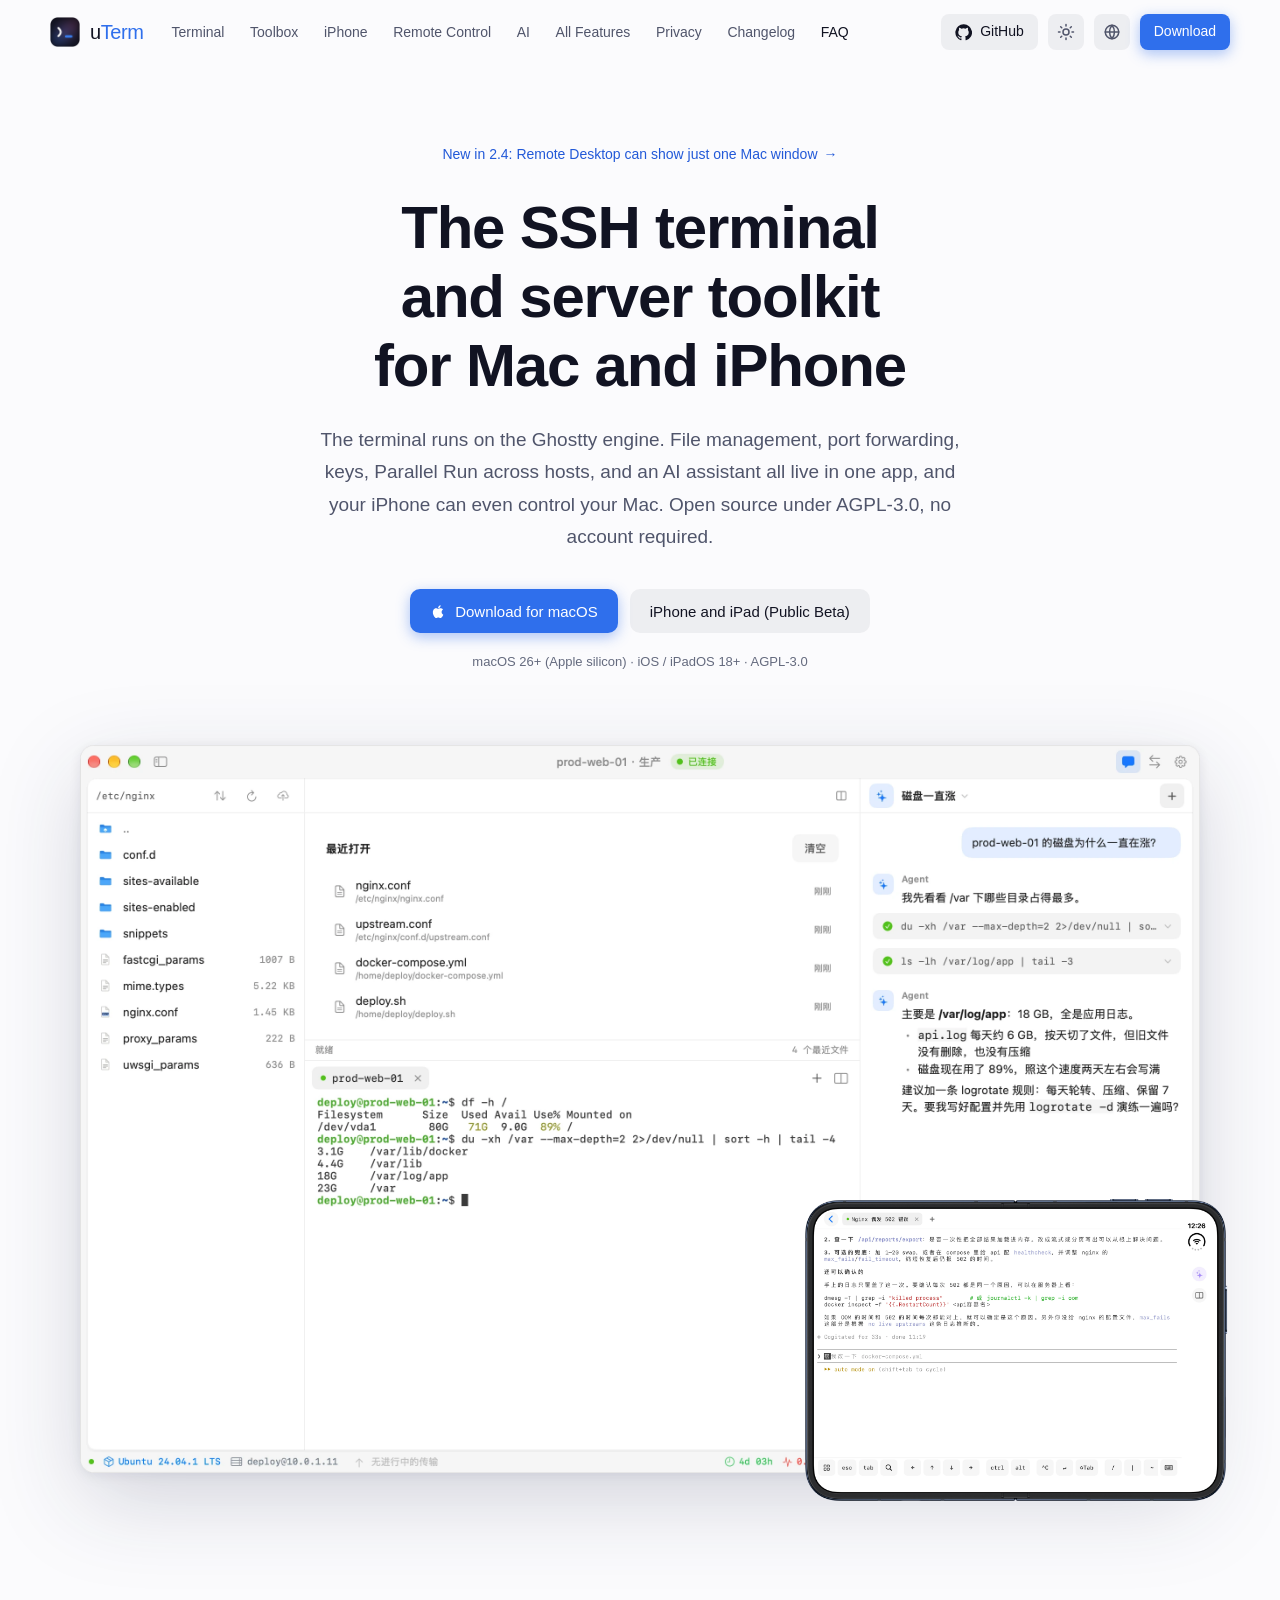
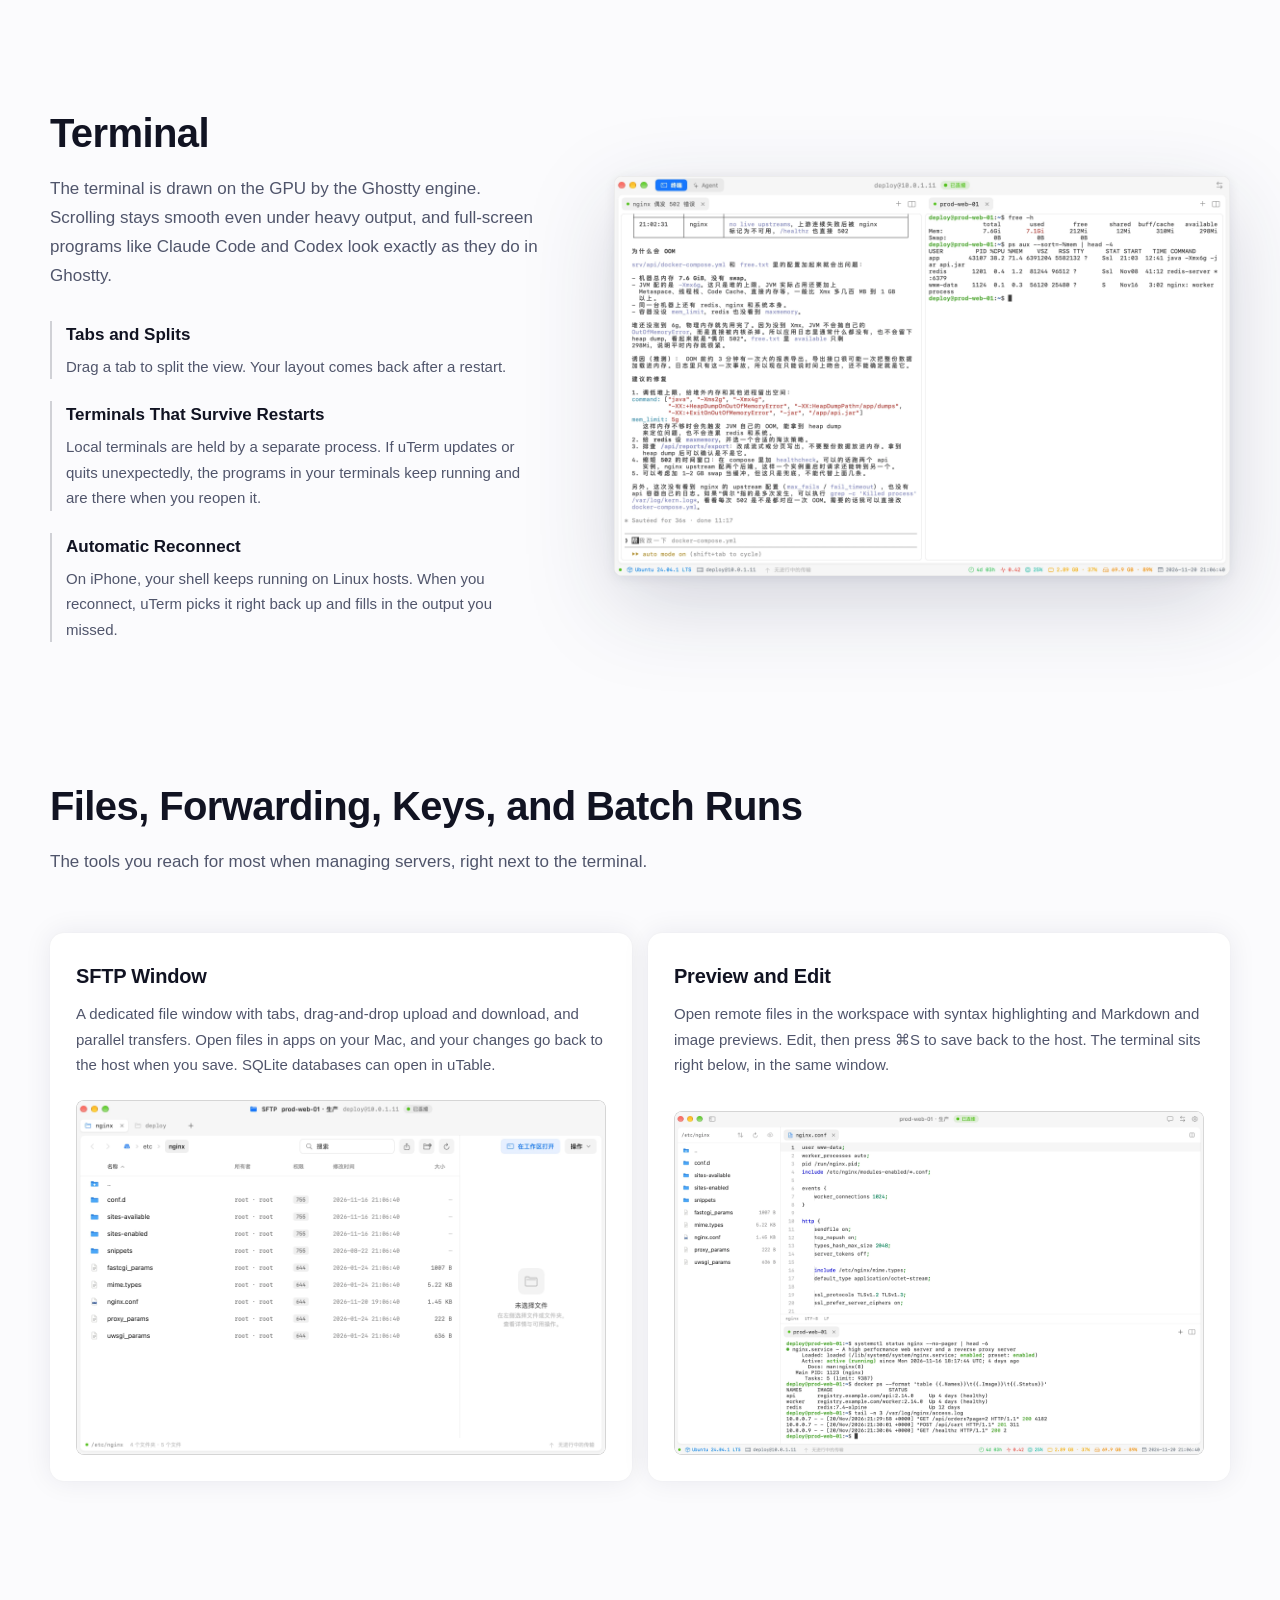
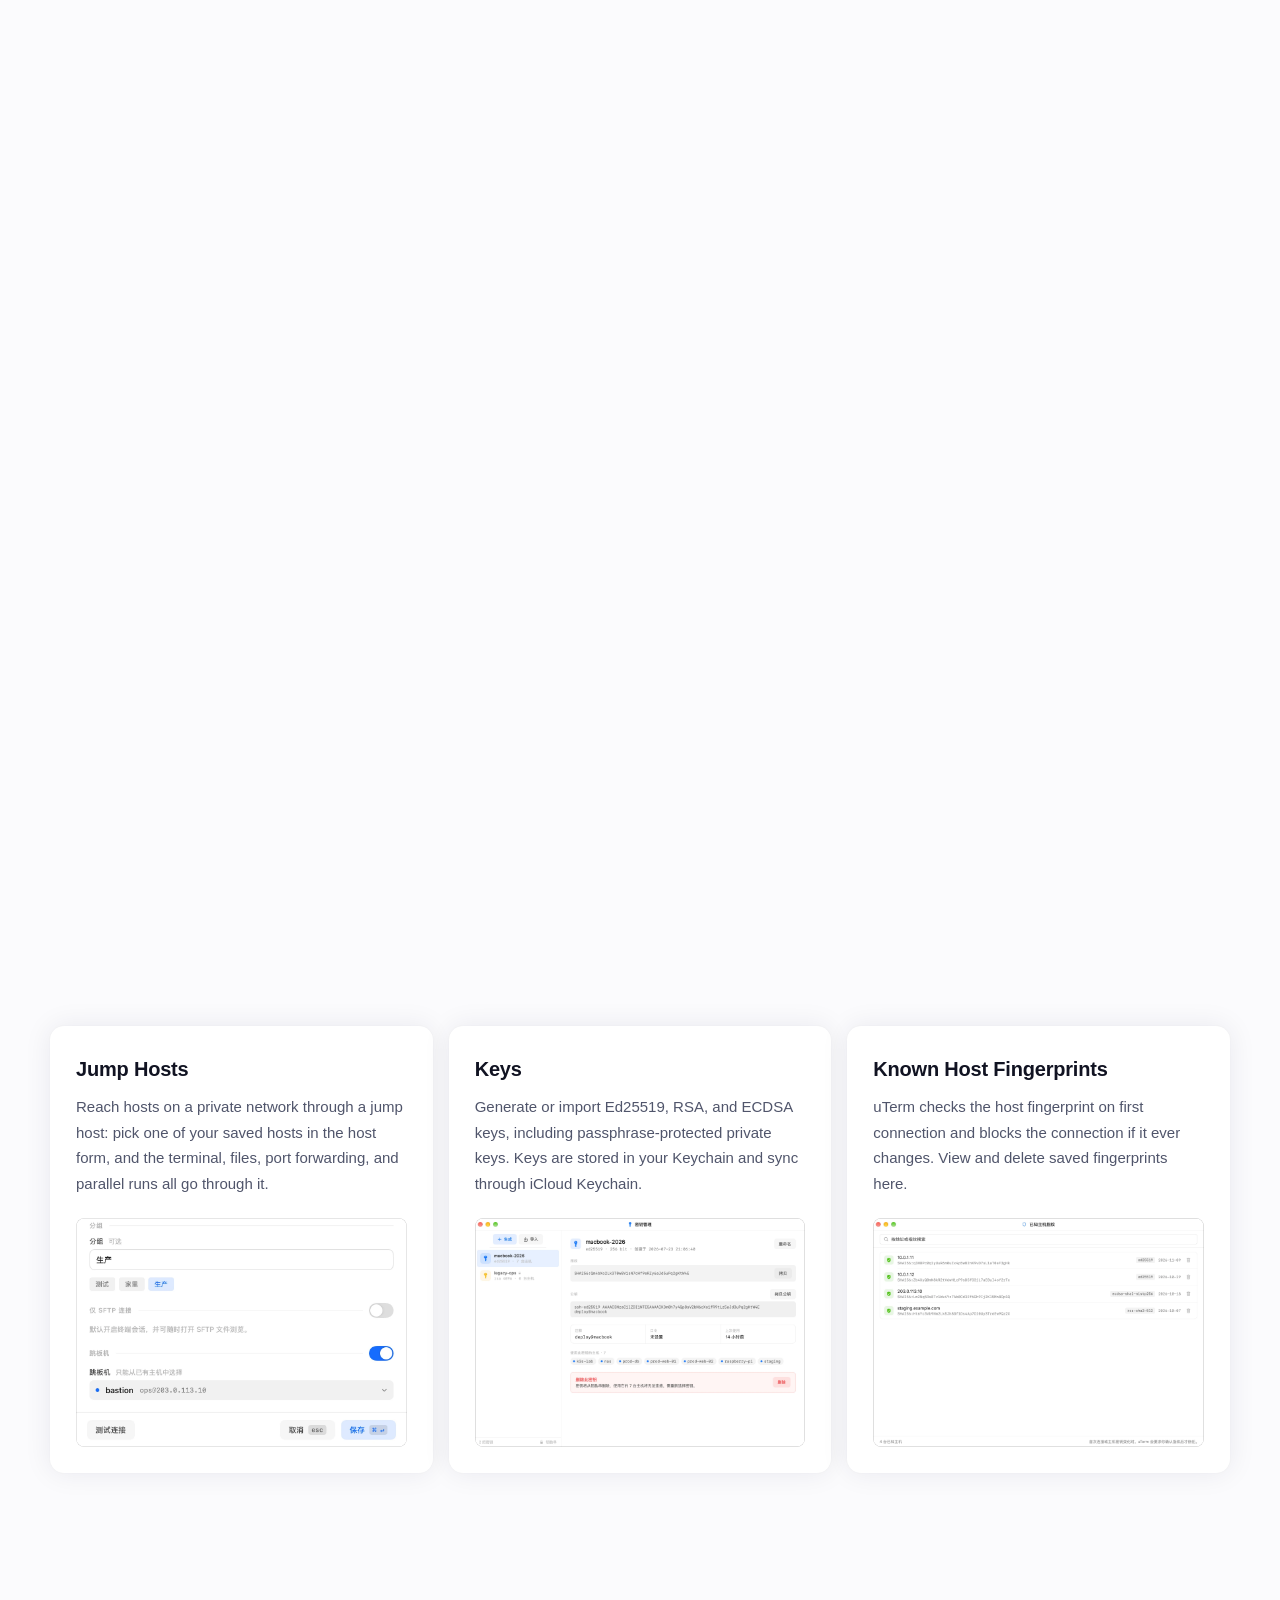
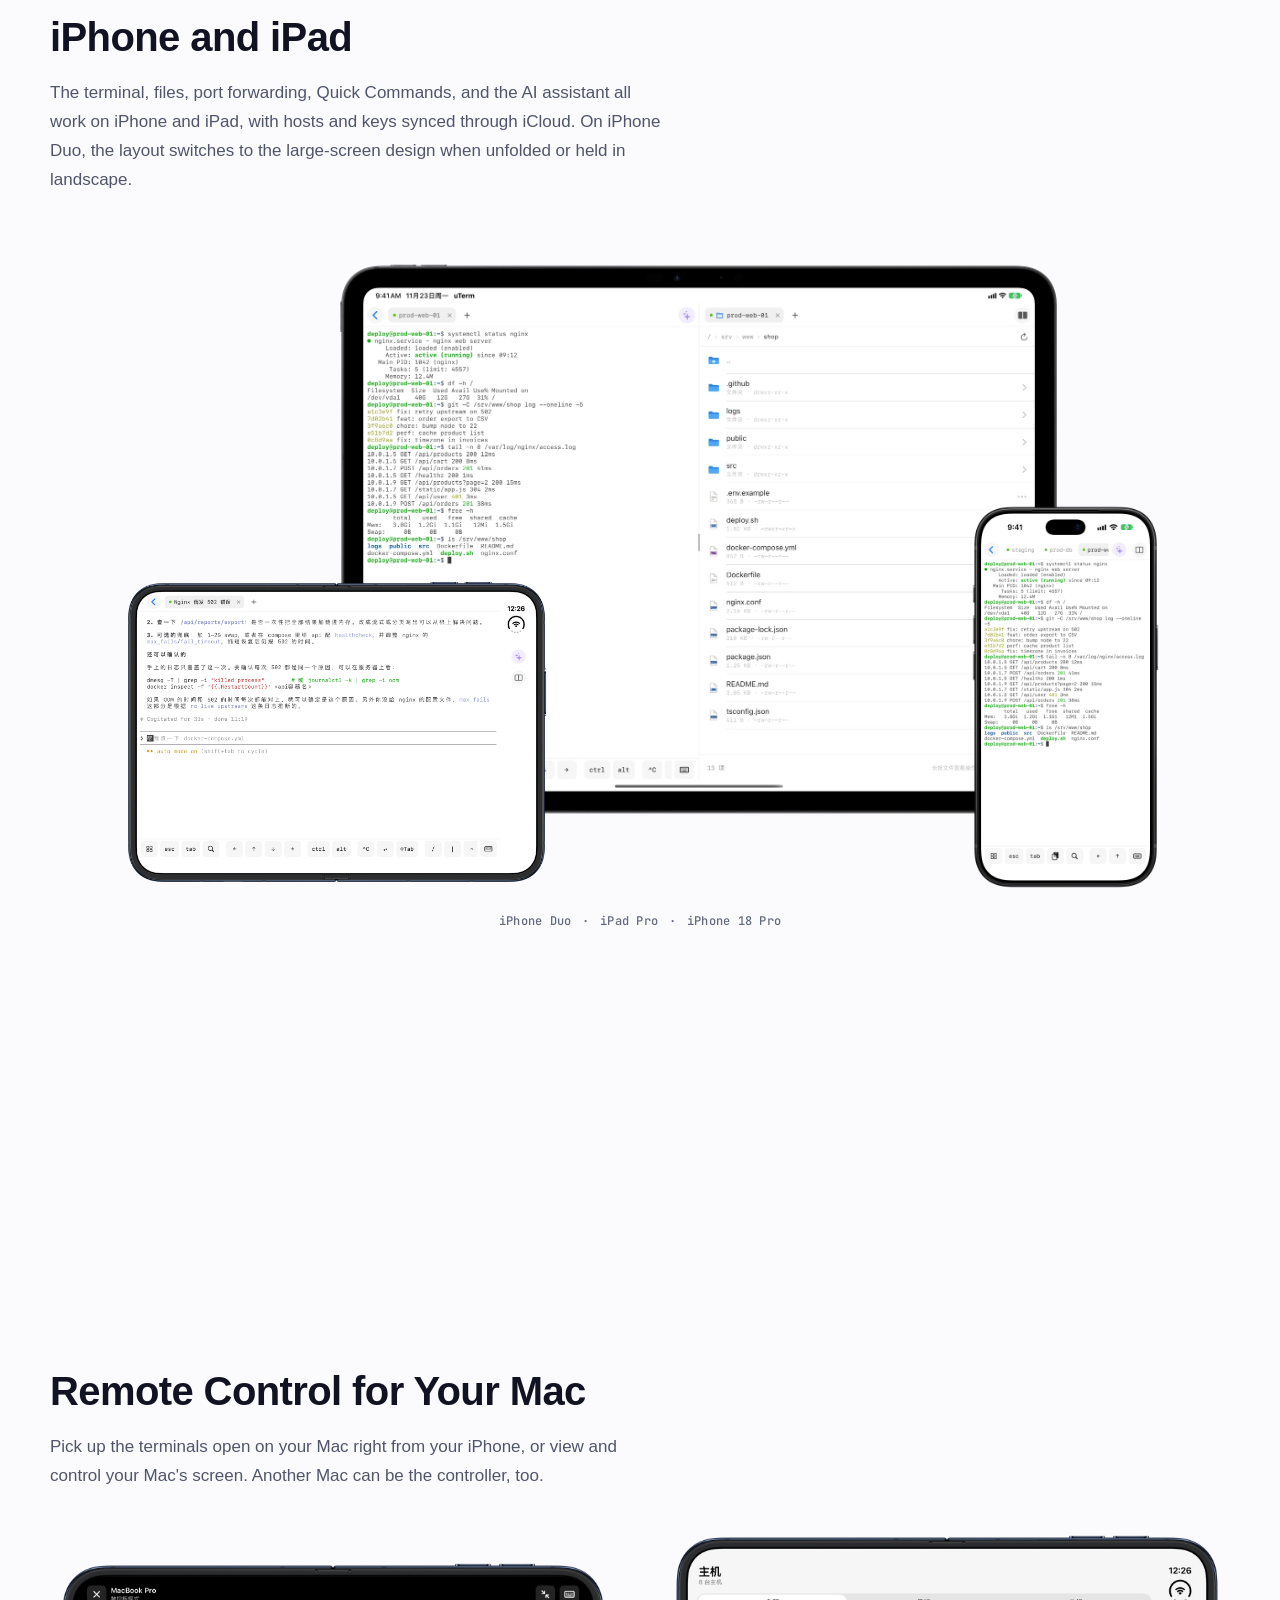
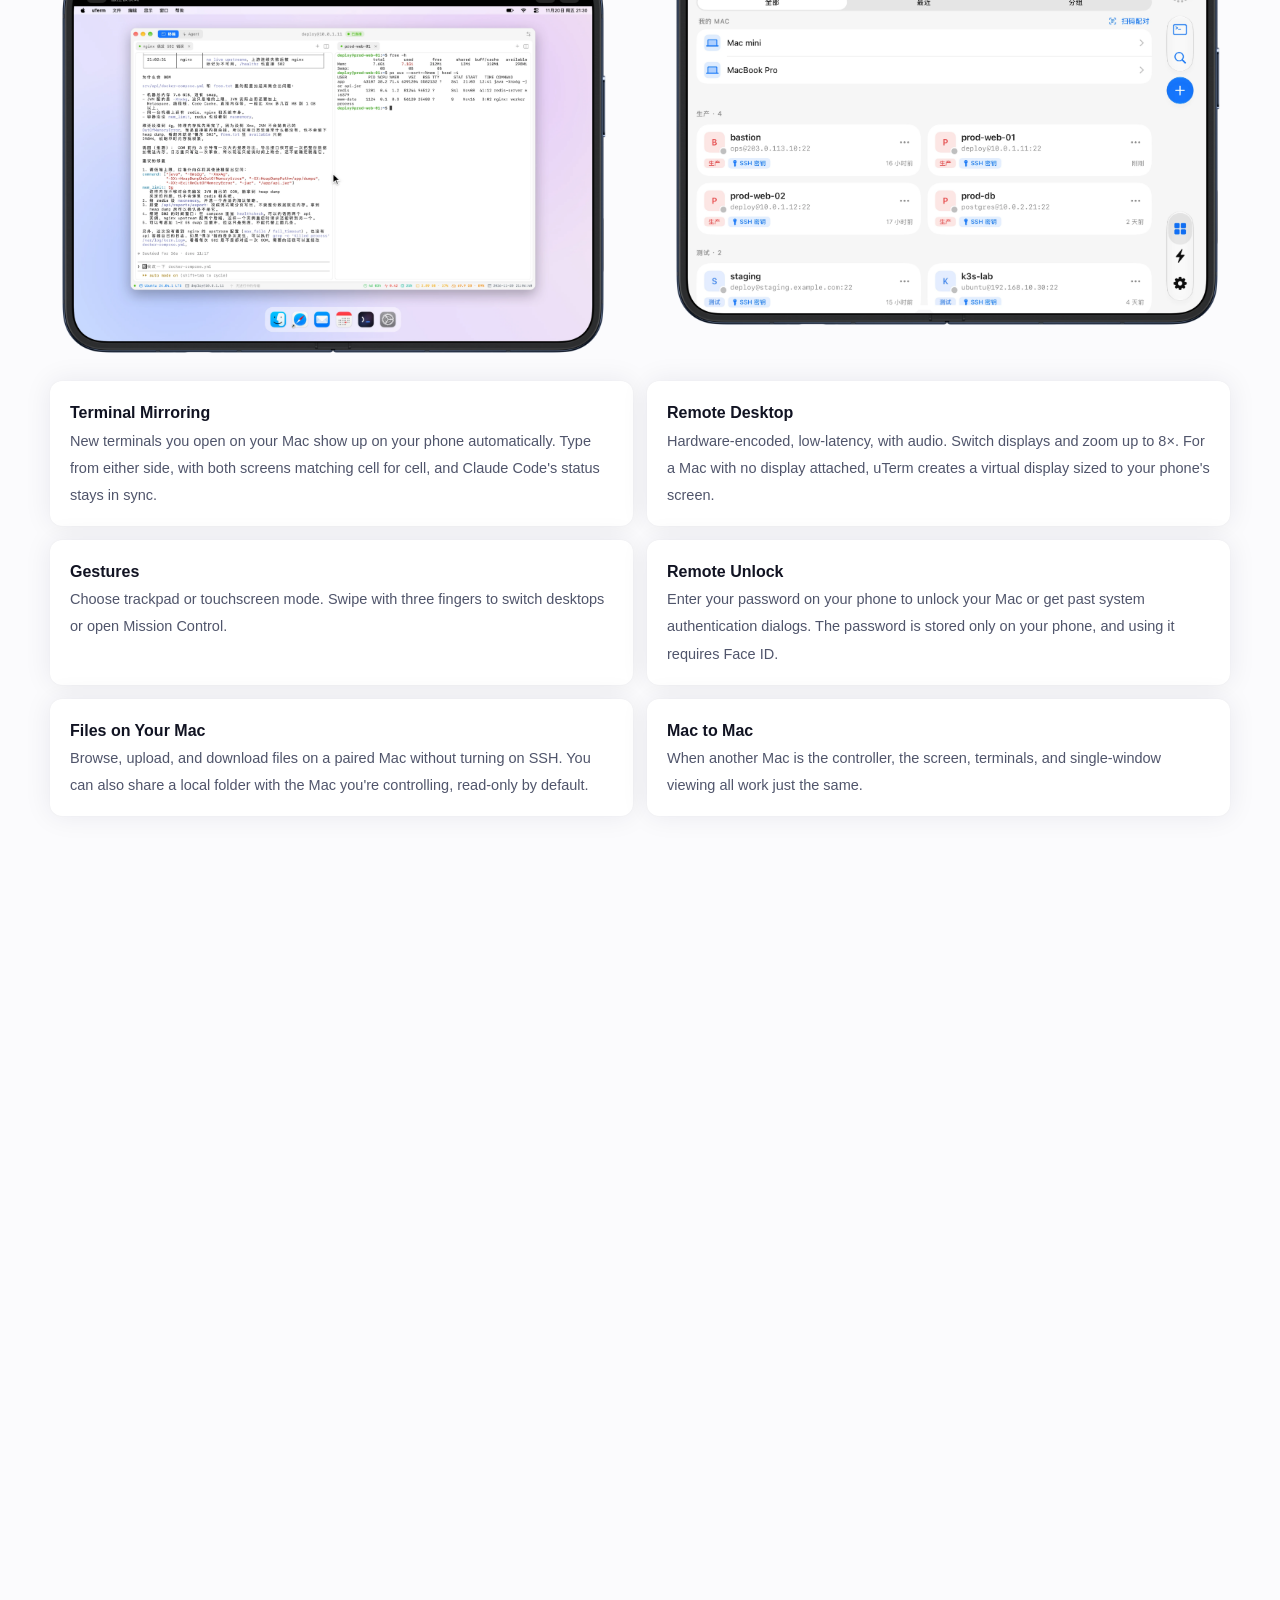
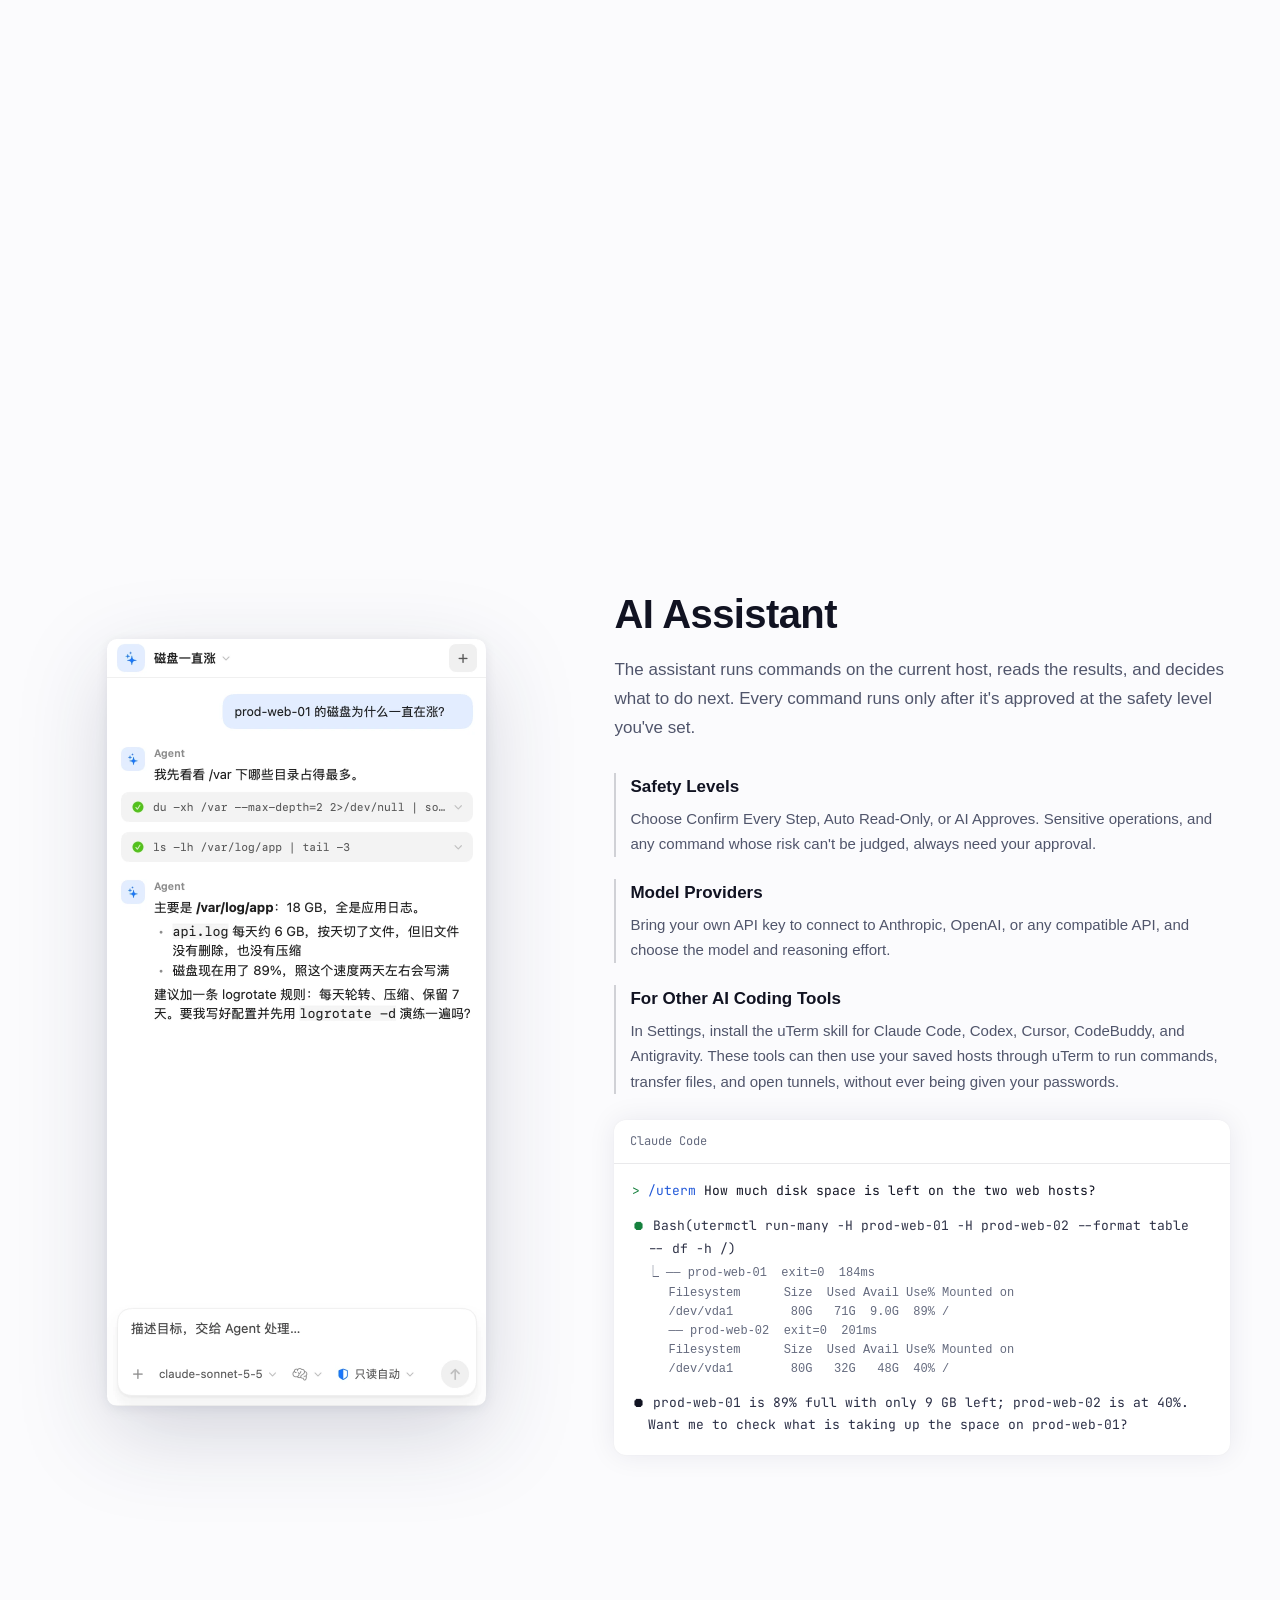
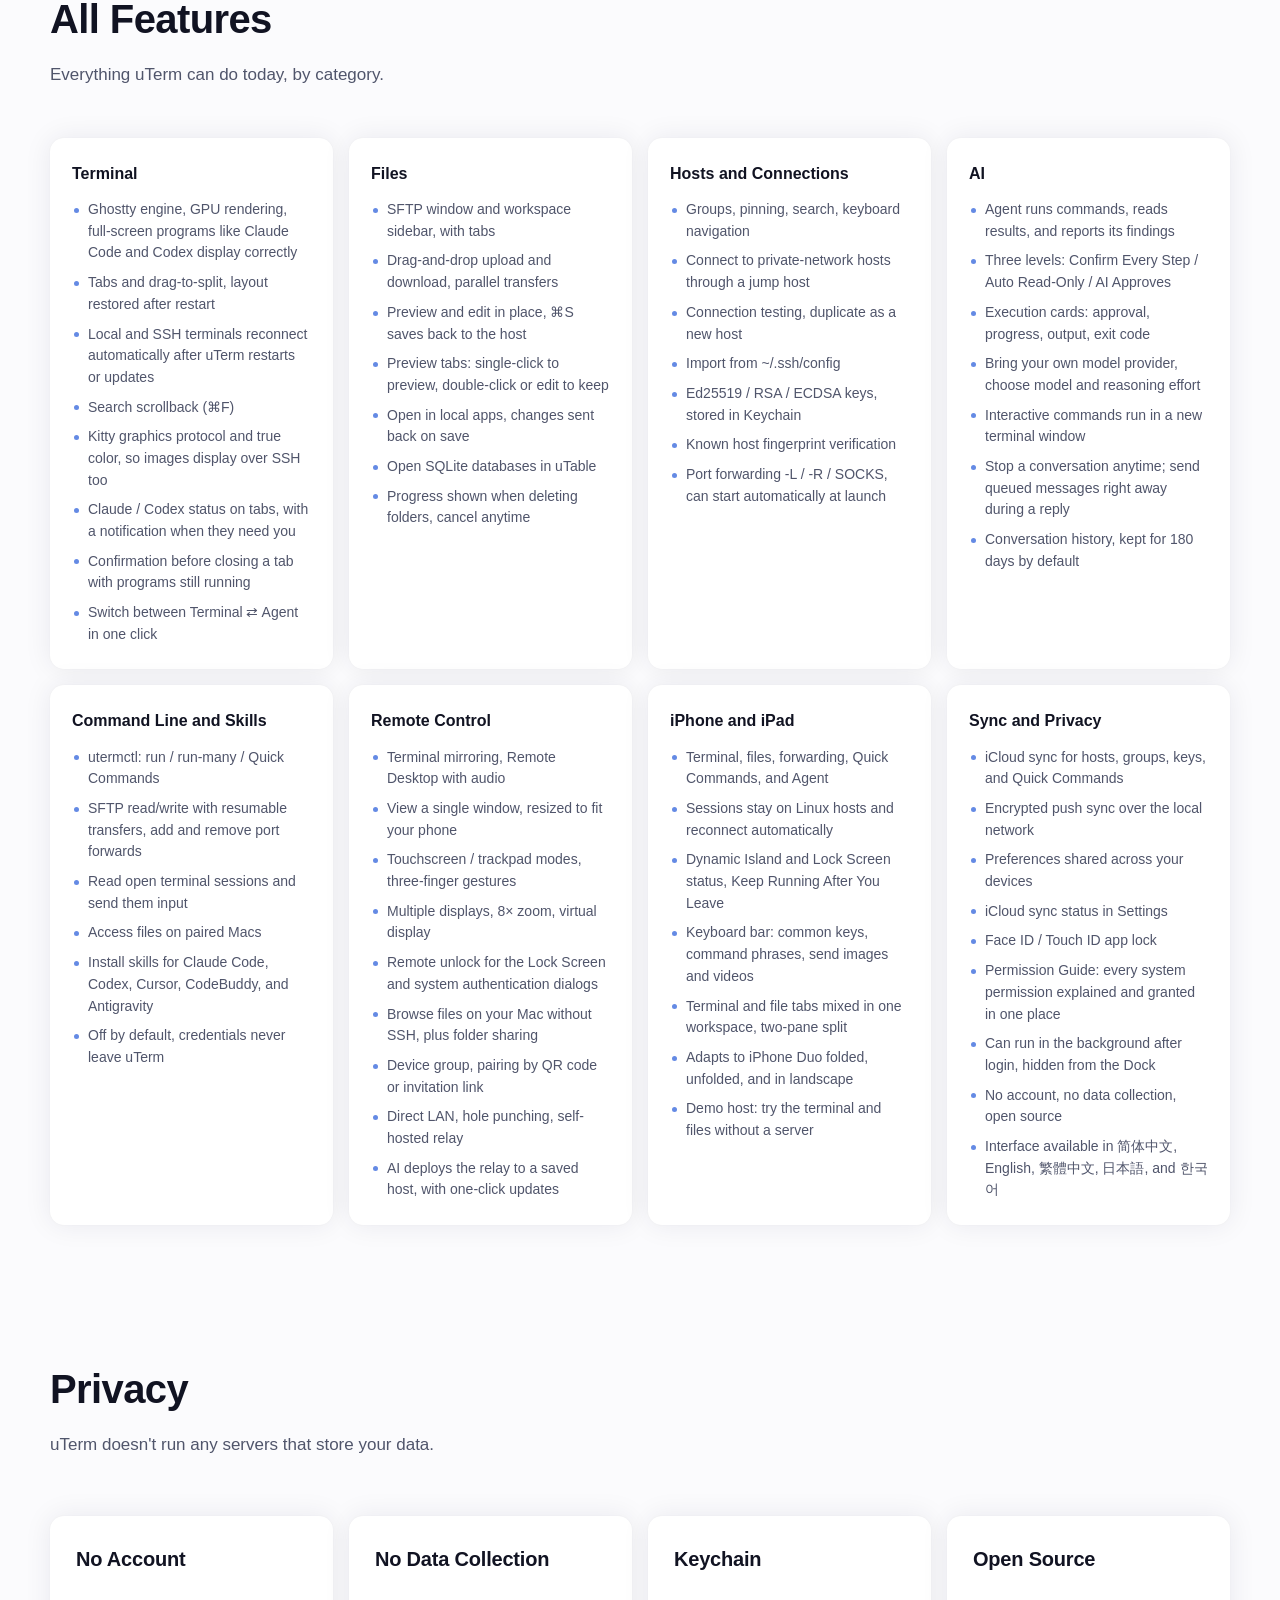
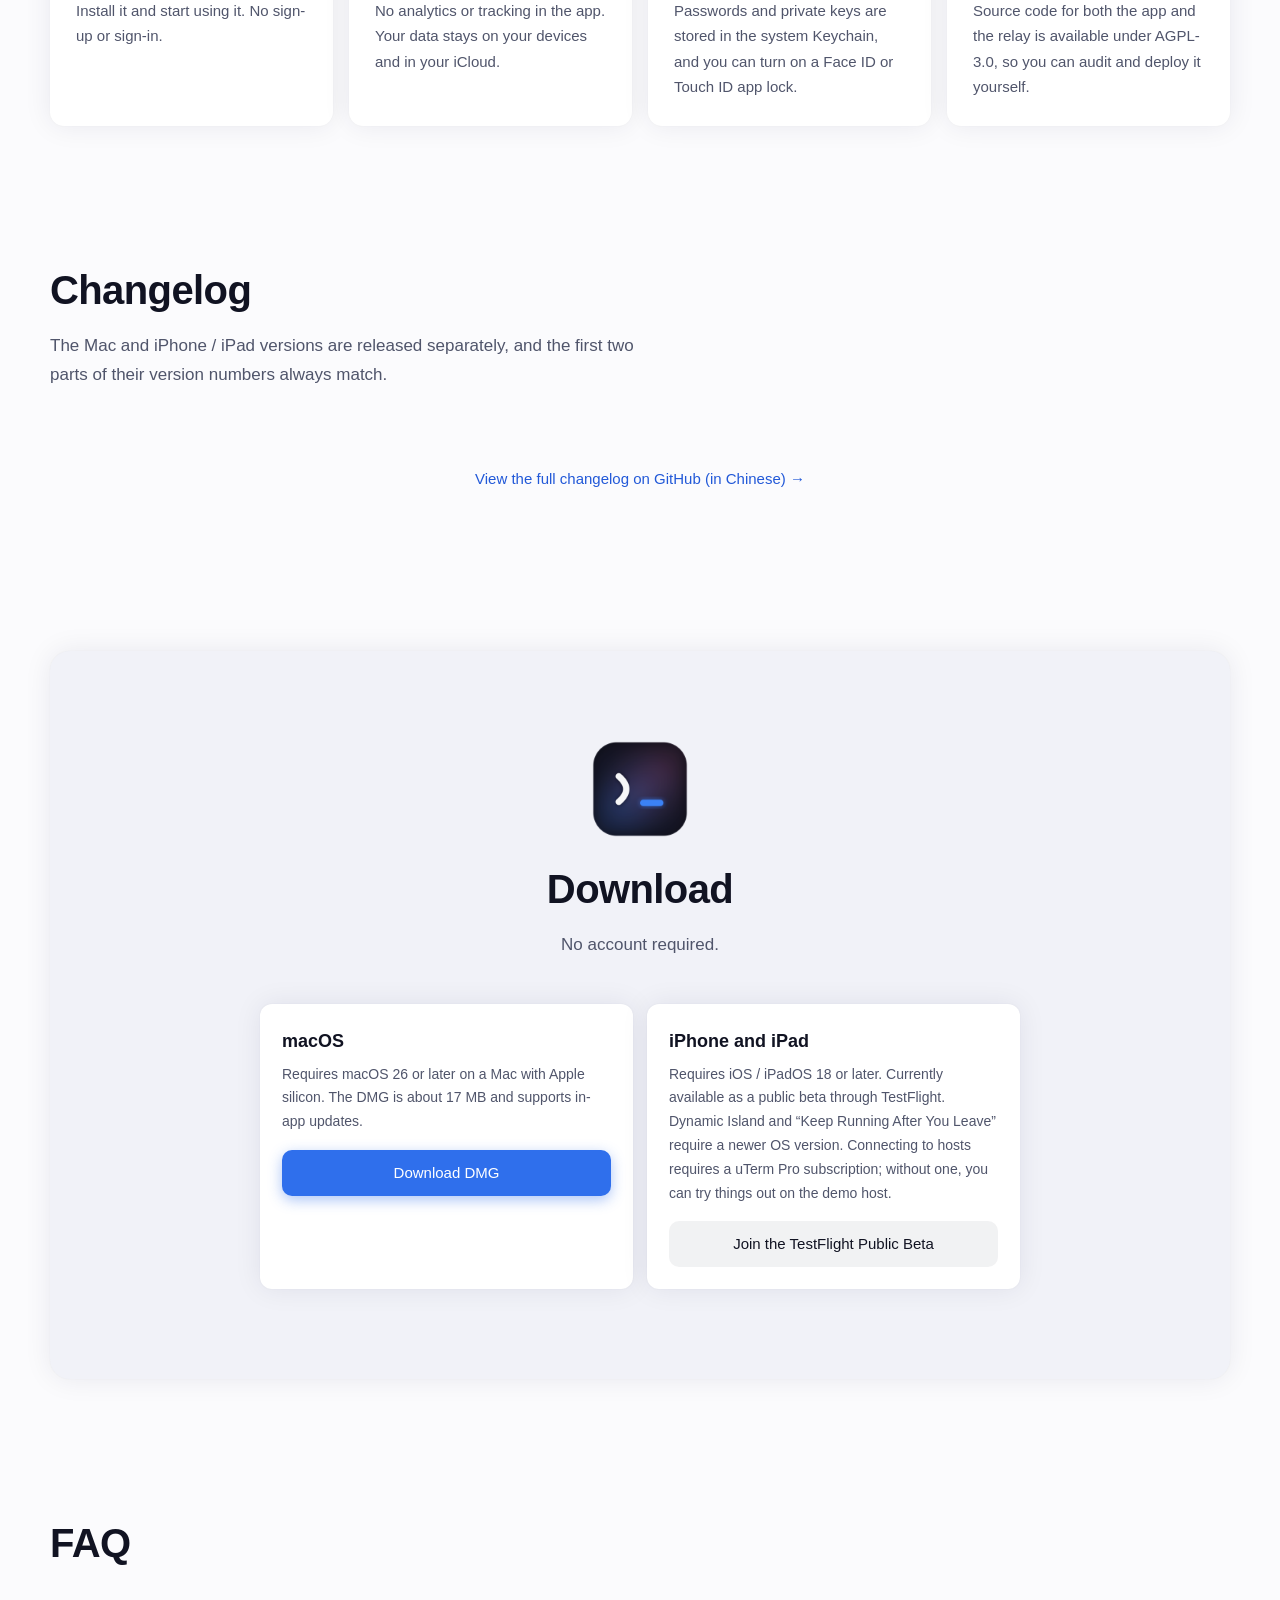
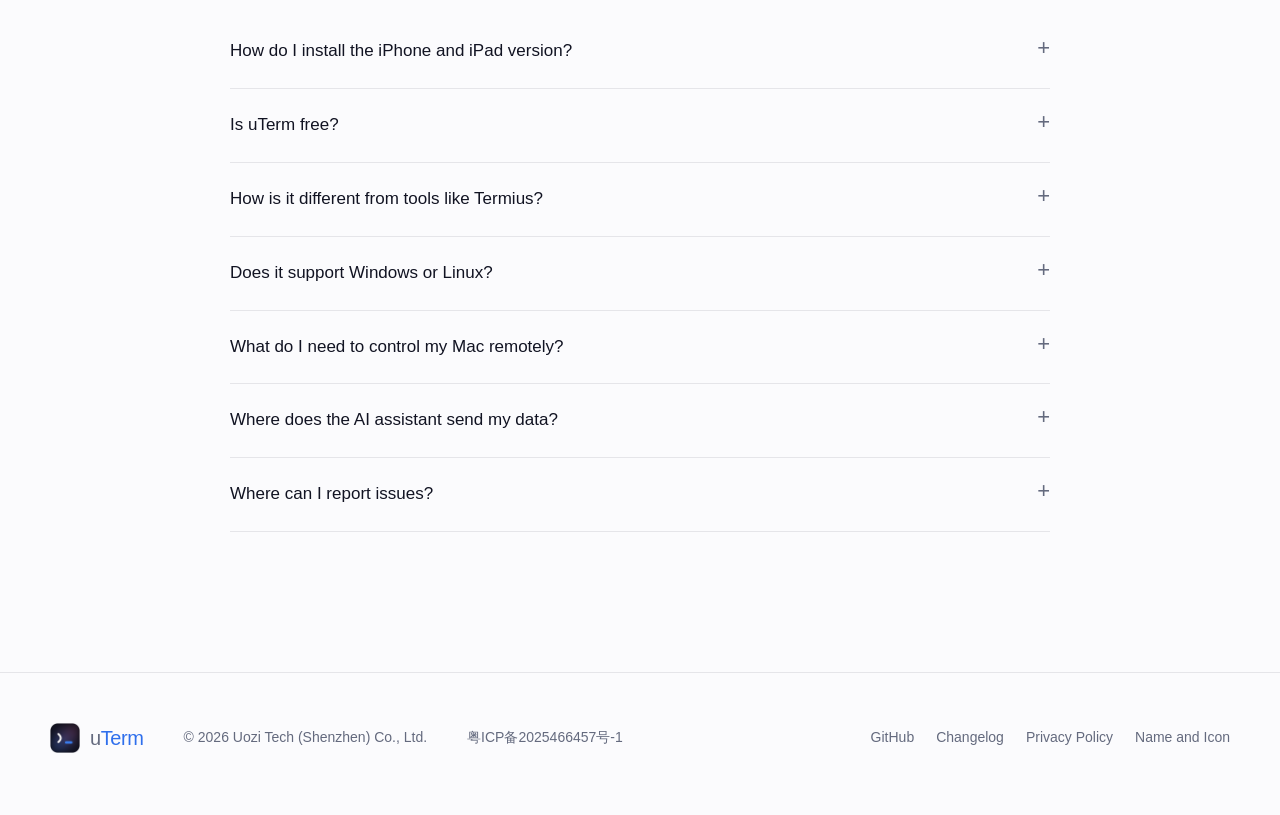
<file: index.html>
<!doctype html>
<html lang="zh-CN" data-theme="light">
<head>
  <meta charset="utf-8">
  <meta name="viewport" content="width=device-width, initial-scale=1, viewport-fit=cover">
  <title>uTerm：Mac 与 iPhone 上的 SSH 终端</title>
  <meta name="description" content="uTerm 是 macOS 与 iOS / iPadOS 上的 SSH 终端，集成 SFTP、端口转发、密钥管理、多主机并行执行和 AI 助手，并可用 iPhone 远程控制 Mac。开源，无需注册。">
  <meta name="theme-color" content="#fbfbfd">
  <script>
    // 默认日间；用户切过就记住。放在 head 里，首帧就是对的主题，不闪。
    (function () {
      var t = null;
      try { t = localStorage.getItem("uterm-theme"); } catch (e) {}
      document.documentElement.dataset.theme = t === "dark" ? "dark" : "light";
    })();
  </script>
  <link rel="alternate" hreflang="zh-Hans" href="https://uterm.uozi.com/">
  <link rel="alternate" hreflang="en" href="https://uterm.uozi.com/en/">
  <link rel="alternate" hreflang="zh-Hant" href="https://uterm.uozi.com/zh-hant/">
  <link rel="alternate" hreflang="ja" href="https://uterm.uozi.com/ja/">
  <link rel="alternate" hreflang="ko" href="https://uterm.uozi.com/ko/">
  <link rel="alternate" hreflang="x-default" href="https://uterm.uozi.com/en/">
  <script>
    // 第一次打开中文首页、浏览器又不是简体中文时，跳到对应语言；用户在页脚选过语言就照用户的。
    (function () {
      if (document.documentElement.lang !== "zh-CN") return;
      var saved = null;
      try { saved = localStorage.getItem("uterm-lang"); } catch (e) {}
      if (saved === "zh") return;
      var pick = saved;
      if (!pick) {
        var langs = navigator.languages || [navigator.language || ""];
        for (var i = 0; i < langs.length && !pick; i++) {
          var l = String(langs[i]).toLowerCase();
          if (/^zh-(hant|tw|hk|mo)/.test(l)) pick = "zh-hant";
          else if (/^zh/.test(l)) pick = "zh";
          else if (/^ja/.test(l)) pick = "ja";
          else if (/^ko/.test(l)) pick = "ko";
          else if (/^en/.test(l)) pick = "en";
        }
        if (!pick) pick = "en";
      }
      if (pick !== "zh") location.replace(pick + "/" + location.hash);
    })();
  </script>
  <meta property="og:title" content="uTerm：Mac 与 iPhone 上的 SSH 终端">
  <meta property="og:description" content="SSH 终端、SFTP、端口转发、多主机并行执行、AI 助手，以及用 iPhone 远程控制 Mac。">
  <meta property="og:image" content="assets/icon-1024.png">
  <link rel="icon" href="assets/favicon.png">
  <link rel="apple-touch-icon" href="assets/icon-256.png">
  <link rel="preconnect" href="https://fonts.googleapis.com">
  <link rel="preconnect" href="https://fonts.gstatic.com" crossorigin>
  <link href="https://fonts.googleapis.com/css2?family=JetBrains+Mono:wght@400;500;700&display=swap" rel="stylesheet">
  <link rel="stylesheet" href="styles.css?v=32">
</head>
<body>

<header class="nav" id="nav">
  <div class="wrap">
    <a class="brand" href="#top" aria-label="uTerm 首页">
      <img src="assets/icon-256.png" alt="">
      <span class="wordmark">u<b>Term</b></span>
    </a>
    <nav class="nav-links" aria-label="页面导航">
      <a href="#terminal">终端</a>
      <a href="#toolbox">工具箱</a>
      <a href="#mobile">iPhone</a>
      <a href="#remote">远程控制</a>
      <a href="#ai">AI</a>
      <a href="#features">全部功能</a>
      <a href="#privacy">隐私</a>
      <a href="#changelog">更新日志</a>
      <a href="#faq">常见问题</a>
    </nav>
    <div class="nav-cta">
      <a class="btn btn-ghost btn-sm" href="https://github.com/uozi-tech/uTerm" target="_blank" rel="noopener">
        <svg viewBox="0 0 24 24" fill="currentColor" aria-hidden="true"><path d="M12 .5a11.5 11.5 0 0 0-3.64 22.41c.58.1.79-.25.79-.56v-2c-3.2.7-3.88-1.37-3.88-1.37-.52-1.33-1.28-1.69-1.28-1.69-1.04-.71.08-.7.08-.7 1.15.08 1.76 1.19 1.76 1.19 1.03 1.76 2.69 1.25 3.35.96.1-.75.4-1.25.73-1.54-2.56-.29-5.25-1.28-5.25-5.68 0-1.26.45-2.28 1.19-3.09-.12-.29-.52-1.46.11-3.05 0 0 .97-.31 3.17 1.18a11 11 0 0 1 5.77 0c2.2-1.49 3.17-1.18 3.17-1.18.63 1.59.23 2.76.11 3.05.74.81 1.19 1.83 1.19 3.09 0 4.41-2.7 5.38-5.27 5.67.41.36.78 1.06.78 2.14v3.17c0 .31.21.67.8.56A11.5 11.5 0 0 0 12 .5Z"/></svg>
        GitHub
      </a>
      <button class="theme-toggle" id="themeToggle" type="button" aria-label="切换日间 / 夜间">
        <svg class="sun" viewBox="0 0 24 24" fill="none" stroke="currentColor" stroke-width="2" stroke-linecap="round" aria-hidden="true"><circle cx="12" cy="12" r="4"/><path d="M12 2v2M12 20v2M4.9 4.9l1.4 1.4M17.7 17.7l1.4 1.4M2 12h2M20 12h2M4.9 19.1l1.4-1.4M17.7 6.3l1.4-1.4"/></svg>
        <svg class="moon" viewBox="0 0 24 24" fill="none" stroke="currentColor" stroke-width="2" stroke-linecap="round" stroke-linejoin="round" aria-hidden="true"><path d="M20 14.5A8 8 0 0 1 9.5 4a8 8 0 1 0 10.5 10.5Z"/></svg>
      </button>
      <div class="lang-switch" id="langSwitch" data-i18n="skip">
        <button class="lang-btn" type="button" aria-label="Language" aria-expanded="false" aria-controls="langMenu">
          <svg viewBox="0 0 24 24" fill="none" stroke="currentColor" stroke-width="2" stroke-linecap="round" aria-hidden="true"><circle cx="12" cy="12" r="9"/><path d="M3 12h18M12 3a14 14 0 0 1 0 18M12 3a14 14 0 0 0 0 18"/></svg>
        </button>
        <ul class="lang-menu" id="langMenu">
          <li><a href="./" lang="zh-Hans" hreflang="zh-Hans" data-lang="zh" aria-current="true">简体中文</a></li>
          <li><a href="zh-hant/" lang="zh-Hant" hreflang="zh-Hant" data-lang="zh-hant">繁體中文</a></li>
          <li><a href="en/" lang="en" hreflang="en" data-lang="en">English</a></li>
          <li><a href="ja/" lang="ja" hreflang="ja" data-lang="ja">日本語</a></li>
          <li><a href="ko/" lang="ko" hreflang="ko" data-lang="ko">한국어</a></li>
        </ul>
      </div>
      <a class="btn btn-primary btn-sm" href="#download">下载</a>
    </div>
  </div>
</header>

<main id="top">

  <!-- ========== Hero ========== -->
  <section class="hero">
    <div class="wrap">
      <div class="hero-copy">
        <a class="eyebrow" href="#remote">2.4 更新：远程桌面可以只看 Mac 上的一个窗口 <span class="arrow">→</span></a>
        <h1>Mac 和 iPhone 上的<br>SSH 终端与服务器工具</h1>
        <p class="lede">终端基于 Ghostty 引擎。文件管理、端口转发、密钥、多主机并行执行和 AI 助手都在同一个 App 里，iPhone 还能远程控制 Mac。代码以 AGPL-3.0 开源，无需注册账号。</p>
        <div class="hero-actions">
          <a class="btn btn-primary" href="https://github.com/uozi-tech/uTerm/releases/latest">
            <svg viewBox="0 0 24 24" fill="currentColor" aria-hidden="true"><path d="M16.37 12.8c-.02-2.3 1.88-3.4 1.96-3.46-1.07-1.56-2.73-1.78-3.32-1.8-1.41-.14-2.76.83-3.48.83-.72 0-1.82-.81-3-.79-1.54.02-2.96.9-3.76 2.27-1.6 2.78-.41 6.9 1.15 9.16.76 1.1 1.67 2.34 2.86 2.3 1.15-.05 1.58-.74 2.97-.74 1.38 0 1.77.74 2.98.72 1.23-.02 2.01-1.12 2.76-2.23.87-1.28 1.23-2.52 1.25-2.58-.03-.01-2.4-.92-2.37-3.68ZM14.1 6.03c.63-.77 1.06-1.83.94-2.9-.91.04-2.02.61-2.67 1.37-.58.67-1.1 1.76-.96 2.8 1.02.08 2.06-.52 2.69-1.27Z"/></svg>
            下载 macOS 版
          </a>
          <a class="btn btn-ghost" href="https://testflight.apple.com/join/Ep8bfaZT">iPhone 与 iPad 版（公测）</a>
        </div>
        <p class="hero-meta">macOS 26+（Apple 芯片）· iOS / iPadOS 18+ · AGPL-3.0</p>
      </div>

      <div class="stage reveal">
        <img class="shot" src="assets/shots/workspace-agent-light.webp?v=14" data-shot="workspace-agent" width="1600" height="1000"
             alt="uTerm 工作区窗口：左侧远程文件、中间终端、右侧 AI 助手">
        <div class="phone"><img src="assets/shots/ios-terminal-light.webp?v=14" data-shot="ios-terminal" width="3093" height="2247"
             alt="iPhone Duo 上的 uTerm 终端与快捷键条"></div>
      </div>
    </div>
  </section>

  <!-- ========== 终端 ========== -->
  <section class="section" id="terminal">
    <div class="wrap">
      <div class="split">
        <div class="reveal">
          <h2>终端</h2>
          <p class="sub">终端用 Ghostty 引擎在 GPU 上绘制，大量输出时滚动仍然流畅，Claude Code、Codex 等全屏程序的显示与在 Ghostty 中一致。</p>
          <ul class="points">
            <li>
              <div><h3>标签页与分屏</h3><p>拖动标签页即可分屏，重启后按原布局恢复。</p></div>
            </li>
            <li>
              <div><h3>重启后接回终端</h3><p>本机终端由独立进程持有。uTerm 更新或意外退出后重新打开，终端里的程序不受影响。</p></div>
            </li>
            <li>
              <div><h3>断线后自动接回</h3><p>在 iPhone 上，shell 留在 Linux 主机上运行。重新连接后自动接回，并补上断开期间的输出。</p></div>
            </li>
          </ul>
        </div>
        <div class="reveal">
          <img class="shot" src="assets/shots/workspace-split-light.webp?v=14" data-shot="workspace-split" width="1600" height="1000"
               alt="终端左右分屏：一边是 Claude Code，一边在看内存">
        </div>
      </div>
    </div>
  </section>

  <!-- ========== 工具箱 ========== -->
  <section class="section" id="toolbox">
    <div class="wrap">
      <div class="head reveal">
        <h2>文件、转发、密钥与批量执行</h2>
        <p class="sub">管理服务器常用的几样工具，和终端放在一起。</p>
      </div>

      <div class="bento">
        <article class="card c-3 reveal">
          <div><h3>SFTP 窗口</h3><p>独立的文件窗口，支持多标签、拖放上传下载和多路并行传输。文件可用本机应用打开，保存后自动回传主机；SQLite 数据库可交给 uTable 打开。</p></div>
          <div class="crop"><img src="assets/shots/sftp-window-light.webp?v=14" data-shot="sftp-window" alt="SFTP 窗口：两个标签，浏览 /etc/nginx"></div>
        </article>
        <article class="card c-3 reveal">
          <div><h3>预览与编辑</h3><p>在工作区中打开远程文件，支持语法高亮、Markdown 和图片预览，编辑后按 ⌘S 保存回主机。终端位于同一窗口下方。</p></div>
          <div class="crop"><img src="assets/shots/workspace-preview-light.webp?v=14" data-shot="workspace-preview" alt="工作区里打开 nginx.conf，下方是终端"></div>
        </article>
        <article class="card c-3 reveal">
          <div><h3>端口转发</h3><p>支持本地、远程和 SOCKS 转发。所有主机的规则集中在一个面板里，可设为随 uTerm 启动自动建立。</p></div>
          <div class="crop"><img src="assets/shots/forward-global-light.webp?v=14" data-shot="forward-global" alt="全局端口转发窗口"></div>
        </article>
        <article class="card c-3 reveal">
          <div><h3>多主机并行执行</h3><p>在选定的主机上同时执行同一条命令，每台的输出分格显示，可转到后台运行。某台出错时，可交给 AI 继续排查。</p></div>
          <div class="crop"><img src="assets/shots/parallel-shell-light.webp?v=14" data-shot="parallel-shell" alt="并行执行窗口：六台主机的磁盘水位"></div>
        </article>
        <article class="card c-3 reveal">
          <div><h3>主机与分组</h3><p>主机按用途分组，可置顶和搜索。新建时可先测试连接，也可复制已有主机，或从 ~/.ssh/config 导入。</p></div>
          <div class="crop"><img src="assets/shots/welcome-hosts-light.webp?v=14" data-shot="welcome-hosts" alt="欢迎窗口的主机列表"></div>
        </article>
        <article class="card c-3 reveal">
          <div><h3>快捷命令</h3><p>保存常用命令并指定目标主机，执行记录保留 30 天。也可以只描述目标，由 AI 执行。</p></div>
          <div class="crop"><img src="assets/shots/welcome-commands-light.webp?v=14" data-shot="welcome-commands" alt="欢迎窗口的快捷命令库"></div>
        </article>
        <article class="card c-2 reveal">
          <div><h3>跳板机</h3><p>内网里的主机可以经跳板机连接：在主机表单里从已保存的主机中选一台，终端、文件、端口转发和并行执行都经它中转。</p></div>
          <div class="crop"><img src="assets/shots/host-jump-light.webp?v=14" data-shot="host-jump" width="1080" height="748" loading="lazy" alt="编辑主机的表单：跳板机已打开，选中了 bastion"></div>
        </article>
        <article class="card c-2 reveal">
          <div><h3>密钥</h3><p>生成或导入 Ed25519、RSA、ECDSA 密钥，支持带口令的私钥。密钥存放在钥匙串中，经 iCloud 钥匙串同步。</p></div>
          <div class="crop"><img src="assets/shots/keys-light.webp?v=14" data-shot="keys" alt="密钥管理窗口"></div>
        </article>
        <article class="card c-2 reveal">
          <div><h3>已知主机指纹</h3><p>首次连接时核对主机指纹，指纹变化时阻止连接。已保存的指纹可在此查看和删除。</p></div>
          <div class="crop"><img src="assets/shots/known-hosts-light.webp?v=14" data-shot="known-hosts" alt="已知主机指纹列表"></div>
        </article>
      </div>
    </div>
  </section>

  <!-- ========== iPhone 与 iPad ========== -->
  <section class="section" id="mobile">
    <div class="wrap">
      <div class="head reveal">
        <h2>iPhone 与 iPad</h2>
        <p class="sub">终端、文件、端口转发、快捷命令和 AI 助手在 iPhone 与 iPad 上同样可用，主机和密钥经 iCloud 同步。iPhone Duo 展开或横握时按大屏排版。</p>
      </div>

      <!-- 三台设备叠成一组：iPad 在后，Duo 和 iPhone 压在它的两个下角；大小按真实比例（Apple 的营销准则：多台设备一起出现时保持相对大小）。 -->
      <div class="lineup reveal">
        <div class="lineup-devices">
          <figure class="phone ipad">
            <img src="assets/shots/ios-ipad-split-light.webp?v=14" data-shot="ios-ipad-split" width="1600" height="1227" loading="lazy" alt="iPad Pro 横握：终端和远程文件并排">
          </figure>
          <figure class="phone duo">
            <img src="assets/shots/ios-terminal-light.webp?v=14" data-shot="ios-terminal" width="3093" height="2247" loading="lazy" alt="iPhone Duo 横握：终端里在跑 Claude Code">
          </figure>
          <figure class="phone iphone">
            <img src="assets/shots/ios-iphone-terminal-light.webp?v=14" data-shot="ios-iphone-terminal" width="900" height="1840" loading="lazy" alt="iPhone 18 Pro 上的 uTerm 终端与键盘条">
          </figure>
        </div>
        <p class="lineup-names" data-i18n="skip"><span>iPhone Duo</span><span>iPad Pro</span><span>iPhone 18 Pro</span></p>
      </div>

      <ul class="points cols reveal">
        <li>
          <div><h3>会话保留在主机上</h3><p>在 Linux 主机上，shell 由主机上的保持进程运行。切到后台、切换网络或 App 被系统结束后，回来时自动接回，并补上断开期间的输出。</p></div>
        </li>
        <li>
          <div><h3>键盘条</h3><p>提供 esc、tab、ctrl 和方向键，可填入 claude、codex 等常用命令，并能把剪贴板或相册里的图片、视频发送给主机上的 AI 程序。</p></div>
        </li>
        <li>
          <div><h3>灵动岛与后台运行</h3><p>Claude Code 等待确认、完成或出错时，状态显示在灵动岛和锁屏上。长按标签页选择「离开后继续运行」，切换到其他 App 后连接保持。</p></div>
        </li>
        <li>
          <div><h3>标签页与分屏</h3><p>终端和文件标签页位于同一工作区，可拖动分成两栏；回滚内容支持查找。</p></div>
        </li>
      </ul>
    </div>
  </section>

  <!-- ========== 远程控制 ========== -->
  <section class="section" id="remote">
    <div class="wrap">
      <div class="head reveal">
        <h2>远程控制 Mac</h2>
        <p class="sub">在 iPhone 上继续使用 Mac 上打开的终端，或查看并操作 Mac 的屏幕。另一台 Mac 也可以作为控制端。</p>
      </div>

      <div class="phones reveal">
        <div class="phone"><img src="assets/shots/ios-remote-desktop-light.webp?v=14" data-shot="ios-remote-desktop" width="3093" height="2247" alt="iPhone Duo 横握：用远程桌面查看 Mac 的屏幕"></div>
        <div class="phone"><img src="assets/shots/ios-hosts-light.webp?v=14" data-shot="ios-hosts" width="3093" height="2247" alt="iPhone Duo 横握：主机页上的「我的 Mac」"></div>
      </div>

      <div class="feature-list reveal">
        <div><b>终端镜像</b><span>Mac 上新开的终端自动出现在手机上，两端可同时输入，画面逐格一致，Claude Code 的运行状态也会同步。</span></div>
        <div><b>远程桌面</b><span>硬件编码，低延迟，带声音。可切换显示器、放大至 8 倍；未接显示器的 Mac 会按手机屏幕创建虚拟显示器。</span></div>
        <div><b>手势</b><span>提供触控板与触摸屏两种模式，三指扫动可切换桌面、打开调度中心。</span></div>
        <div><b>远程解锁</b><span>可在手机上输入密码解锁 Mac 或通过系统验证框。密码只保存在手机上，使用时需面容 ID 验证。</span></div>
        <div><b>Mac 上的文件</b><span>无需开启 SSH 即可浏览、上传和下载已配对 Mac 上的文件。也可以把本机文件夹共享给被控的 Mac，默认只读。</span></div>
        <div><b>Mac 控制 Mac</b><span>用另一台 Mac 作控制端时，屏幕、终端和单窗口查看同样可用。</span></div>
        <div><b>设备组</b><span>手机、平板和 Mac 加入同一个设备组后，组内任意一台设备确认即可添加新设备，无需逐台配对。</span></div>
        <div><b>邀请配对</b><span>在 Mac 上显示二维码或邀请链接，手机扫码、另一台 Mac 粘贴链接即可配对。邀请里可带上中继配置，不同 Apple ID、不在同一网络也能配对。</span></div>
        <div><b>部署中继</b><span>在设置里点「让 AI 部署」，装了 uTerm 技能的 AI 工具会把中继装到你已保存的一台主机上，导入配置并测通；也可以用一条命令安装。有新版本时可在设置里一键更新。</span></div>
        <div><b>更新时不断开</b><span>远程控制运行在独立的后台进程中，Mac 上的 uTerm 更新或意外退出时，已有连接不受影响。</span></div>
      </div>

      <div class="winmode reveal" id="winmode">
        <div>
          <span class="tag">2.4 新增</span>
          <h3>窗口模式</h3>
          <p class="lead">只查看 Mac 上的一个窗口。Mac 会把该窗口调整为适合手机屏幕的尺寸，内容随之重新排版；退出后窗口恢复原来的大小。</p>
          <ul class="points">
            <li>
              <div><h3>文字大小</h3><p>「最清晰」时 Mac 的像素与手机一一对应；「标准」时文字与在 Mac 上一样大，也可以继续调大。</p></div>
            </li>
            <li>
              <div><h3>触摸屏模式</h3><p>直接点按目标位置。单指拖动为滚动，按住后拖动为拖拽，双指轻点为右键。</p></div>
            </li>
            <li>
              <div><h3>独立键鼠</h3><p>输入直接发送给该窗口，Mac 上的指针不会移动，窗口被遮挡时也能操作，Mac 前的用户可以同时使用自己的键盘和鼠标。</p></div>
            </li>
            <li>
              <div><h3>保持在最前</h3><p>窗口被遮挡时 macOS 会暂停重绘。开启此项后，查看期间该窗口始终位于最前。</p></div>
            </li>
          </ul>
        </div>
      </div>

      <div class="paths reveal">
        <div class="path"><header>局域网直连</header><p>同一网络内直接连接，延迟最低。</p></div>
        <div class="path"><header>点对点连接</header><p>不在同一网络时，先尝试打洞直连，不经过服务器。</p></div>
        <div class="path"><header>自建中继</header><p>无法直连时经由自己的中继转发，可让 AI 部署到已保存的主机上。中继只转发加密数据，无法读取内容。</p></div>
      </div>
    </div>
  </section>

  <!-- ========== AI ========== -->
  <section class="section" id="ai">
    <div class="wrap">
      <div class="split flip">
        <div class="reveal">
          <h2>AI 助手</h2>
          <p class="sub">助手在当前主机上执行命令、读取结果，再决定下一步。每条命令按所设的安全级别确认后执行。</p>
          <ul class="points">
            <li>
              <div><h3>安全级别</h3><p>可选「每步确认」「只读自动」和「AI 代批」。涉及敏感操作或无法判断风险的命令，始终需要人工确认。</p></div>
            </li>
            <li>
              <div><h3>模型服务</h3><p>使用自己的 API Key 接入 Anthropic、OpenAI 或兼容接口，可选择模型和思考深度。</p></div>
            </li>
            <li>
              <div><h3>供其他 AI 编程工具使用</h3><p>可在设置中为 Claude Code、Codex、Cursor、CodeBuddy 和 Antigravity 安装 uTerm 技能。这些工具通过 uTerm 使用已保存的主机执行命令、传输文件和建立隧道，无需获得密码。</p></div>
            </li>
          </ul>
          <!-- 在别的 AI 编程工具里用 uTerm 技能：一段对话的文字记录（命令和输出的格式照 utermctl 的真实输出写）。 -->
          <div class="code chat">
            <header data-i18n="skip">Claude Code</header>
            <div class="chat-body">
              <p class="chat-line chat-user"><span class="pr">&gt;</span> <span class="fl">/uterm</span> 两台 web 主机的磁盘还剩多少？</p>
              <p class="chat-line chat-tool" data-i18n="skip"><span class="pr">⏺</span> Bash(utermctl run-many <span class="nb">-H prod-web-01</span> <span class="nb">-H prod-web-02</span> <span class="nb">--format table</span> <span class="nb">-- df -h /)</span></p>
<pre data-i18n="skip">  ⎿ ── prod-web-01  exit=0  184ms
     Filesystem      Size  Used Avail Use% Mounted on
     /dev/vda1        80G   71G  9.0G  89% /
     ── prod-web-02  exit=0  201ms
     Filesystem      Size  Used Avail Use% Mounted on
     /dev/vda1        80G   32G   48G  40% /</pre>
              <p class="chat-line chat-reply"><span class="mk">⏺</span> prod-web-01 已用 89%，只剩 9 GB；prod-web-02 用了 40%。要我查一下 prod-web-01 上是什么占的空间吗？</p>
            </div>
          </div>
        </div>
        <div class="reveal">
          <img class="shot agent" src="assets/shots/agent-panel-light.webp?v=14" data-shot="agent-panel"
               alt="工作区右侧的 AI 助手：执行了两条命令并给出结论">

        </div>
      </div>
    </div>
  </section>

  <!-- ========== 全部功能 ========== -->
  <section class="section" id="features">
    <div class="wrap">
      <div class="head reveal">
        <h2>全部功能</h2>
        <p class="sub">按类别列出 uTerm 目前的功能。</p>
      </div>
      <div class="all-features">
        <div class="feature-group reveal"><h3>终端</h3><ul><li>Ghostty 引擎，GPU 绘制，Claude Code、Codex 等全屏程序显示正确</li><li>标签页、拖拽分屏，布局重启后还原</li><li>本机终端和 SSH 终端在 uTerm 重启、更新后自动接回</li><li>回滚内容里查找（⌘F）</li><li>Kitty 图片协议与真彩色，经 SSH 也能显示图片</li><li>Claude / Codex 运行状态显示在标签上，需要你处理时发通知</li><li>关闭仍有程序运行的标签页前确认</li><li>终端 ⇄ Agent 一键切换</li></ul></div>
        <div class="feature-group reveal"><h3>文件</h3><ul><li>SFTP 窗口与工作区侧栏，多标签</li><li>拖放上传下载，多路并行传输</li><li>预览、直接编辑，⌘S 存回主机</li><li>预览标签页：单击预览，双击或编辑后保留</li><li>用本机应用打开，保存后自动传回</li><li>SQLite 数据库交给 uTable 打开</li><li>删除文件夹时显示进度，可中途取消</li></ul></div>
        <div class="feature-group reveal"><h3>主机与连接</h3><ul><li>分组、置顶、搜索、键盘操作</li><li>经跳板机连接内网主机</li><li>测试连接、复制为新主机</li><li>从 ~/.ssh/config 导入</li><li>Ed25519 / RSA / ECDSA 密钥，存钥匙串</li><li>已知主机指纹核对</li><li>端口转发 -L / -R / SOCKS，可随启动自动建立</li></ul></div>
        <div class="feature-group reveal"><h3>AI</h3><ul><li>Agent 执行命令、读取结果并给出结论</li><li>每步确认 / 只读自动 / AI 代批三档</li><li>执行卡片：审批、进度、输出、退出码</li><li>接自己的模型服务，可选模型和思考深度</li><li>需要交互的命令在新终端窗口中运行</li><li>随时停止对话，回复期间排队的消息可立即发送</li><li>会话历史，默认保留 180 天</li></ul></div>
        <div class="feature-group reveal"><h3>命令行与技能</h3><ul><li>utermctl：run / run-many / 快捷命令</li><li>SFTP 读写与断点续传，端口转发增删</li><li>读取打开的终端会话并向其输入</li><li>访问配对过的 Mac 上的文件</li><li>为 Claude Code、Codex、Cursor、CodeBuddy、Antigravity 安装技能</li><li>默认关闭，凭据不离开 uTerm</li></ul></div>
        <div class="feature-group reveal"><h3>远程控制</h3><ul><li>终端镜像、远程桌面带声音</li><li>只看一个窗口，按手机屏幕调大小</li><li>触摸屏 / 触控板模式，三指手势</li><li>多显示器、放大 8 倍、虚拟屏</li><li>锁屏与系统验证框远程解锁</li><li>不开 SSH 浏览 Mac 上的文件，文件夹共享</li><li>设备组，二维码或邀请链接配对</li><li>局域网直连、打洞、自建中继</li><li>中继可让 AI 部署到已保存的主机，一键更新</li></ul></div>
        <div class="feature-group reveal"><h3>iPhone 与 iPad</h3><ul><li>终端、文件、转发、快捷命令和 Agent</li><li>会话保留在 Linux 主机上，断线后自动接回</li><li>灵动岛、锁屏状态，离开后继续运行</li><li>键盘条：常用键、命令短语、发送图片和视频</li><li>工作区标签混排、两格分屏</li><li>适配 iPhone Duo 的折叠、展开与横握</li><li>体验主机：没有服务器也能试用终端和文件</li></ul></div>
        <div class="feature-group reveal"><h3>同步与隐私</h3><ul><li>iCloud 同步主机、分组、密钥、快捷命令</li><li>局域网加密推送同步</li><li>偏好设置在各设备间共享</li><li>设置里查看 iCloud 同步状态</li><li>面容 ID / 触控 ID 应用锁</li><li>授权引导：系统权限集中说明，一处完成授权</li><li>可在登录后于后台运行，不显示在 Dock</li><li>无需账号，不收集数据，代码开源</li><li>界面支持简体中文、English、繁體中文、日本語、한국어</li></ul></div>
      </div>
    </div>
  </section>

  <!-- ========== 隐私 ========== -->
  <section class="section" id="privacy">
    <div class="wrap">
      <div class="head reveal">
        <h2>隐私</h2>
        <p class="sub">uTerm 不运营用于存放用户数据的服务器。</p>
      </div>
      <div class="trust">
        <article class="card reveal">
          <h3>无需账号</h3><p>安装后即可使用，不需要注册或登录。</p>
        </article>
        <article class="card reveal">
          <h3>不收集数据</h3><p>App 中没有统计和埋点。数据只保存在你的设备和你的 iCloud 中。</p>
        </article>
        <article class="card reveal">
          <h3>钥匙串</h3><p>密码和私钥保存在系统钥匙串中，可开启面容 ID 或触控 ID 应用锁。</p>
        </article>
        <article class="card reveal">
          <h3>开源</h3><p>App 和中继的源码均以 AGPL-3.0 开源，可自行审计和部署。</p>
        </article>
      </div>
    </div>
  </section>

  <!-- ========== 更新日志（scripts/sync-changelog.py 从 CHANGELOG.md 生成） ========== -->
  <section class="section" id="changelog">
    <div class="wrap">
      <div class="head reveal">
        <h2>更新日志</h2>
        <p class="sub">Mac 版与 iPhone / iPad 版各自发布，版本号前两段保持一致。</p>
      </div>
      <div class="releases">
        <!-- changelog:start -->
        <article class="release reveal">
          <header><span class="plat ios">iPhone 与 iPad</span><b>2.4.2</b><time datetime="2026-11-21">2026-11-21</time></header>
          <h4>新功能</h4>
          <ul><li>体验主机：没有服务器也能试用。在主机页打开它，就有一台模拟的 Linux，可以开终端敲命令，也可以在文件页浏览、编辑文件。全程不联网，也不用订阅。</li><li>uTerm Pro 订阅：月付 ¥18，年付 ¥98（首周免费）。连接主机、打开远程文件、远程控制 Mac、运行快捷命令需要订阅；查看主机列表、修改设置、使用体验主机不受影响。</li><li>设置页新增「订阅」：查看状态、管理订阅、恢复购买，还可以输入兑换码领取 uTerm Pro 永久版。</li><li>TestFlight 里的订阅和兑换走苹果沙盒环境，不会真的扣费。</li></ul>
        </article>
        <article class="release reveal">
          <header><span class="plat mac">macOS</span><b>2.4.2</b><time datetime="2026-11-21">2026-11-21</time></header>
          <h4>新功能</h4>
          <ul><li>AI 技能支持一键安装到 Antigravity（链接至 <code>~/.gemini/config/skills/uterm</code>）。</li><li>远程桌面支持为被控 Mac 的系统验证弹窗直接输入密码或取消。</li></ul>
        </article>
        <article class="release reveal">
          <header><span class="plat ios">iPhone 与 iPad</span><b>2.4.1</b><time datetime="2026-11-20">2026-11-20</time></header>
          <h4>新功能</h4>
          <ul><li>远程桌面：被控 Mac 弹出要求触控 ID 或密码的系统验证框（管理员授权、App 请求验证）时，画面底部会出现提示，可以用已保存的解锁密码（面容 ID 取出）或现场输入登录密码填入，也可以直接取消。需要被控 Mac 也更新到支持这项功能的版本。</li></ul>
          <h4>改进</h4>
          <ul><li>AI 助手：通过 Anthropic 兼容接口使用 DeepSeek V4 时，也能调节思考深度。</li></ul>
        </article>
        <article class="release reveal">
          <header><span class="plat mac">macOS</span><b>2.4.1</b><time datetime="2026-11-20">2026-11-20</time></header>
          <h4>修复</h4>
          <ul><li>先点开一台还没配对的 Mac、没输核对码就关掉，之后再加入「我的设备」，再次打开那台 Mac 时仍然显示核对码，要重启 App 才能连上。现在加入后会直接连上，那台 Mac 上的输码框也会自动收起。</li></ul>
        </article>
        <!-- changelog:end -->
      </div>
      <p class="center more-link"><a href="https://github.com/uozi-tech/uTerm/blob/main/CHANGELOG.md" target="_blank" rel="noopener">查看完整更新日志 →</a></p>
    </div>
  </section>

  <!-- ========== 下载 ========== -->
  <section id="download">
    <div class="wrap">
      <div class="download reveal">
        <img src="assets/icon-1024.png" alt="uTerm 图标">
        <h2>下载</h2>
        <p class="sub" style="margin-inline:auto">无需注册账号。</p>
        <div class="platforms">
          <div class="platform">
            <h3>macOS</h3>
            <p>需要 macOS 26 或更高版本，Apple 芯片。DMG 约 17 MB，支持 App 内更新。</p>
            <a class="btn btn-primary" href="https://github.com/uozi-tech/uTerm/releases/latest">下载 DMG</a>
          </div>
          <div class="platform">
            <h3>iPhone 与 iPad</h3>
            <p>需要 iOS / iPadOS 18 或更高版本，目前通过 TestFlight 公开测试。灵动岛与「离开后继续运行」需要更新的系统版本。连接主机等功能需要订阅 uTerm Pro，未订阅时可以先用体验主机试用。</p>
            <a class="btn btn-ghost" href="https://testflight.apple.com/join/Ep8bfaZT">加入 TestFlight 公开测试</a>
          </div>
        </div>
      </div>
    </div>
  </section>

  <!-- ========== FAQ ========== -->
  <section class="section" id="faq">
    <div class="wrap">
      <div class="head reveal"><h2>常见问题</h2></div>
      <div class="faq reveal">
        <details><summary>iPhone 与 iPad 版怎么安装？</summary><p>目前通过 TestFlight 公开测试。在 iPhone 或 iPad 上安装 TestFlight 后，打开 <a href="https://testflight.apple.com/join/Ep8bfaZT" target="_blank" rel="noopener">邀请链接</a> 加入，之后的测试版会自动推送。</p></details>
        <details><summary>uTerm 收费吗？</summary><p>Mac 版不需要订阅。iPhone 与 iPad 版里，连接主机、打开远程文件、远程控制 Mac 和运行快捷命令需要订阅 uTerm Pro：月付 ¥18，年付 ¥98（首周免费）。查看主机列表、修改设置和使用体验主机不需要订阅。TestFlight 测试版里的订阅走苹果的沙盒环境，不会实际扣费。</p></details>
        <details><summary>和 Termius 这类工具比有什么不同？</summary><p>uTerm 无需账号，数据通过你自己的 iCloud 同步，不经过第三方服务器。它是 Mac 与 iOS 的原生 App，内置可执行命令的 AI 助手，并支持用手机远程控制 Mac 的终端和屏幕。</p></details>
        <details><summary>支持 Windows 或 Linux 吗？</summary><p>目前只支持 macOS（Apple 芯片）和 iOS / iPadOS。服务器端没有要求，支持 SSH 登录的主机都可以连接。</p></details>
        <details><summary>远程控制 Mac 需要什么？</summary><p>Mac 和手机都需要安装 uTerm。首次配对时，在 Mac 上输入手机显示的核对码。同一局域网内直接连接；跨网络时先尝试点对点连接，失败时经由自行部署的中继：可在设置里让 AI 把它部署到你已保存的主机上，也可以用一条命令安装。</p></details>
        <details><summary>AI 助手会把我的数据发到哪里？</summary><p>只发送给你配置的模型服务，使用你的 API Key。未配置时不会发送任何内容。</p></details>
        <details><summary>在哪里反馈问题？</summary><p>请在 <a href="https://github.com/uozi-tech/uTerm/issues" target="_blank" rel="noopener">GitHub Issues</a> 提交。安全问题请按 <a href="https://github.com/uozi-tech/uTerm/blob/main/SECURITY.md" target="_blank" rel="noopener">SECURITY.md</a> 私下报告。</p></details>
      </div>
    </div>
  </section>
</main>

<footer>
  <div class="wrap">
    <a class="brand" href="#top"><img src="assets/icon-256.png" alt=""><span class="wordmark">u<b>Term</b></span></a>
    <span>© 2026 柚子星云科技（深圳）有限公司</span>
    <a class="beian" data-i18n="skip" href="https://beian.miit.gov.cn/" target="_blank" rel="noopener">粤ICP备2025466457号-1</a>
    <nav aria-label="页脚">
      <a href="https://github.com/uozi-tech/uTerm" target="_blank" rel="noopener">GitHub</a>
      <a href="https://github.com/uozi-tech/uTerm/blob/main/CHANGELOG.md" target="_blank" rel="noopener">更新日志</a>
      <a href="https://github.com/uozi-tech/uTerm/blob/main/PRIVACY.md" target="_blank" rel="noopener">隐私政策</a>
      <a href="https://github.com/uozi-tech/uTerm/blob/main/TRADEMARK.md" target="_blank" rel="noopener">名称与图标</a>
    </nav>
  </div>
</footer>

<script src="main.js?v=32"></script>
</body>
</html>
</file>
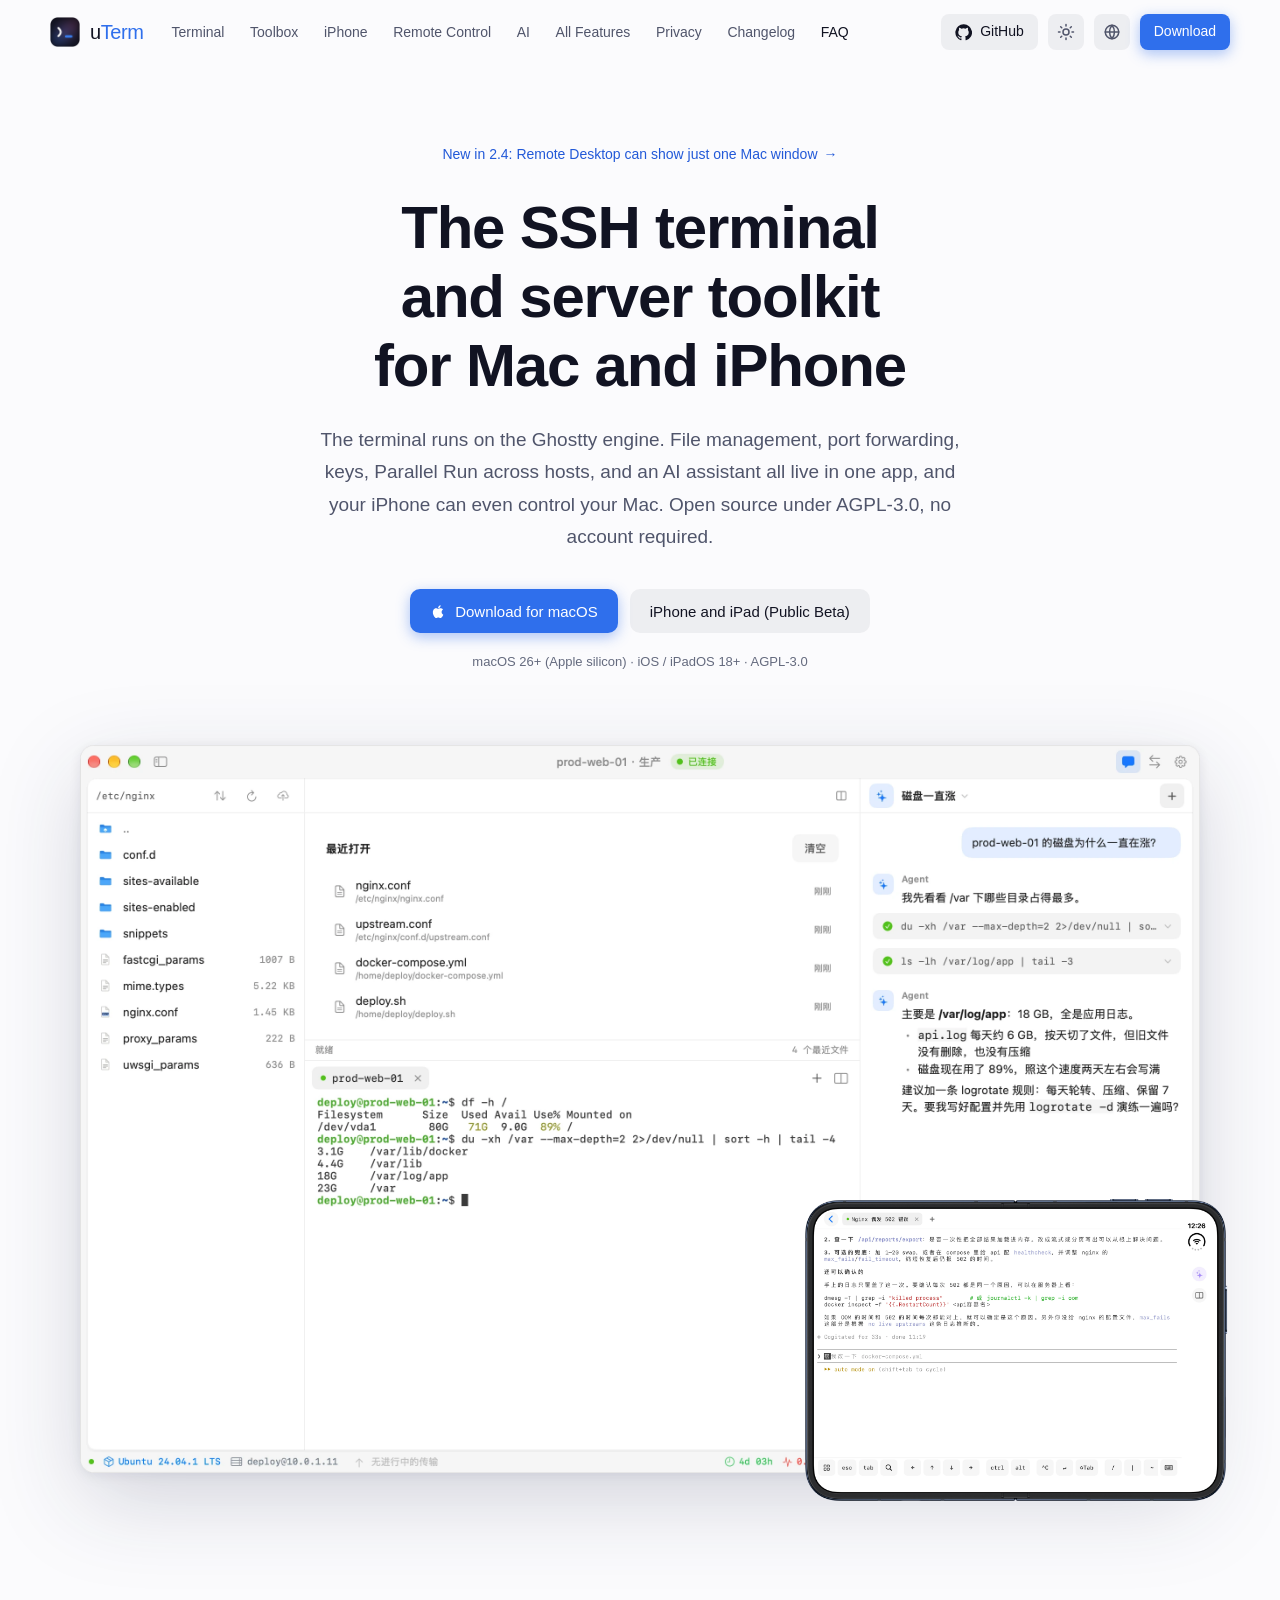
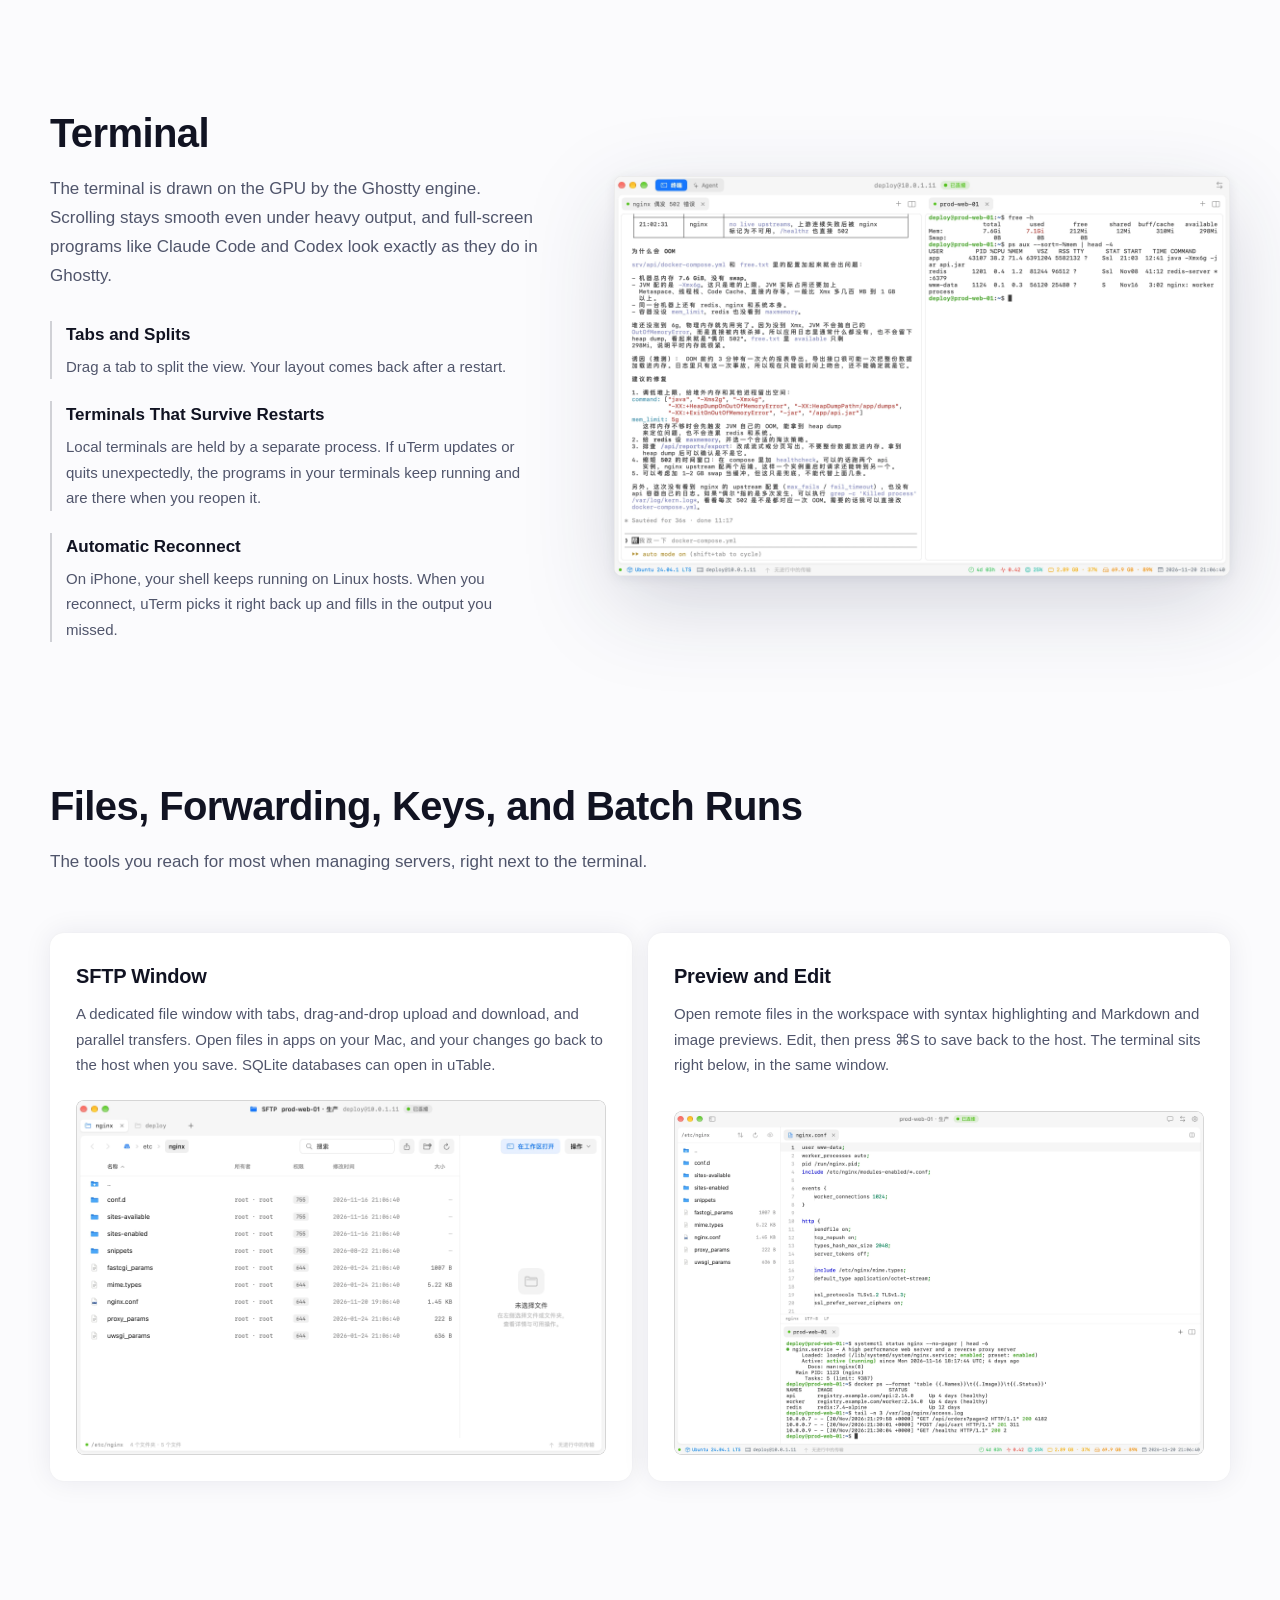
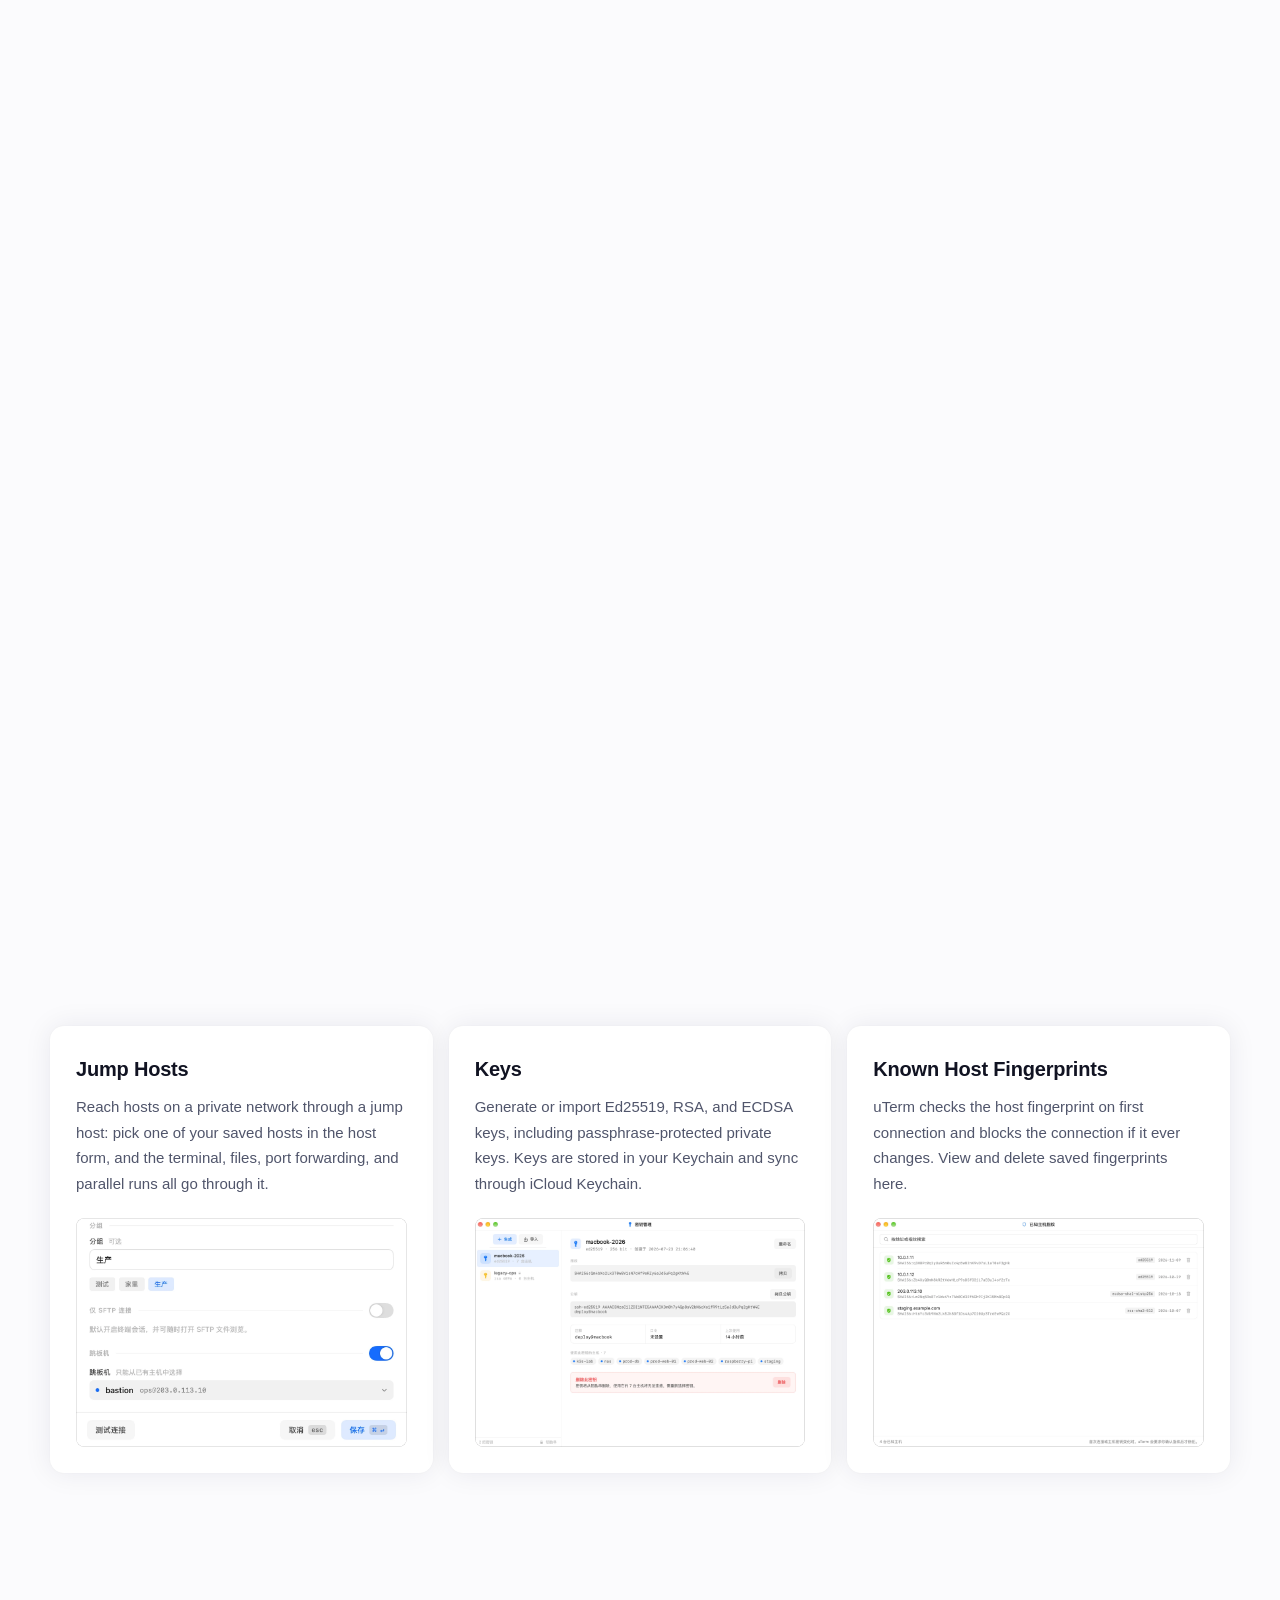
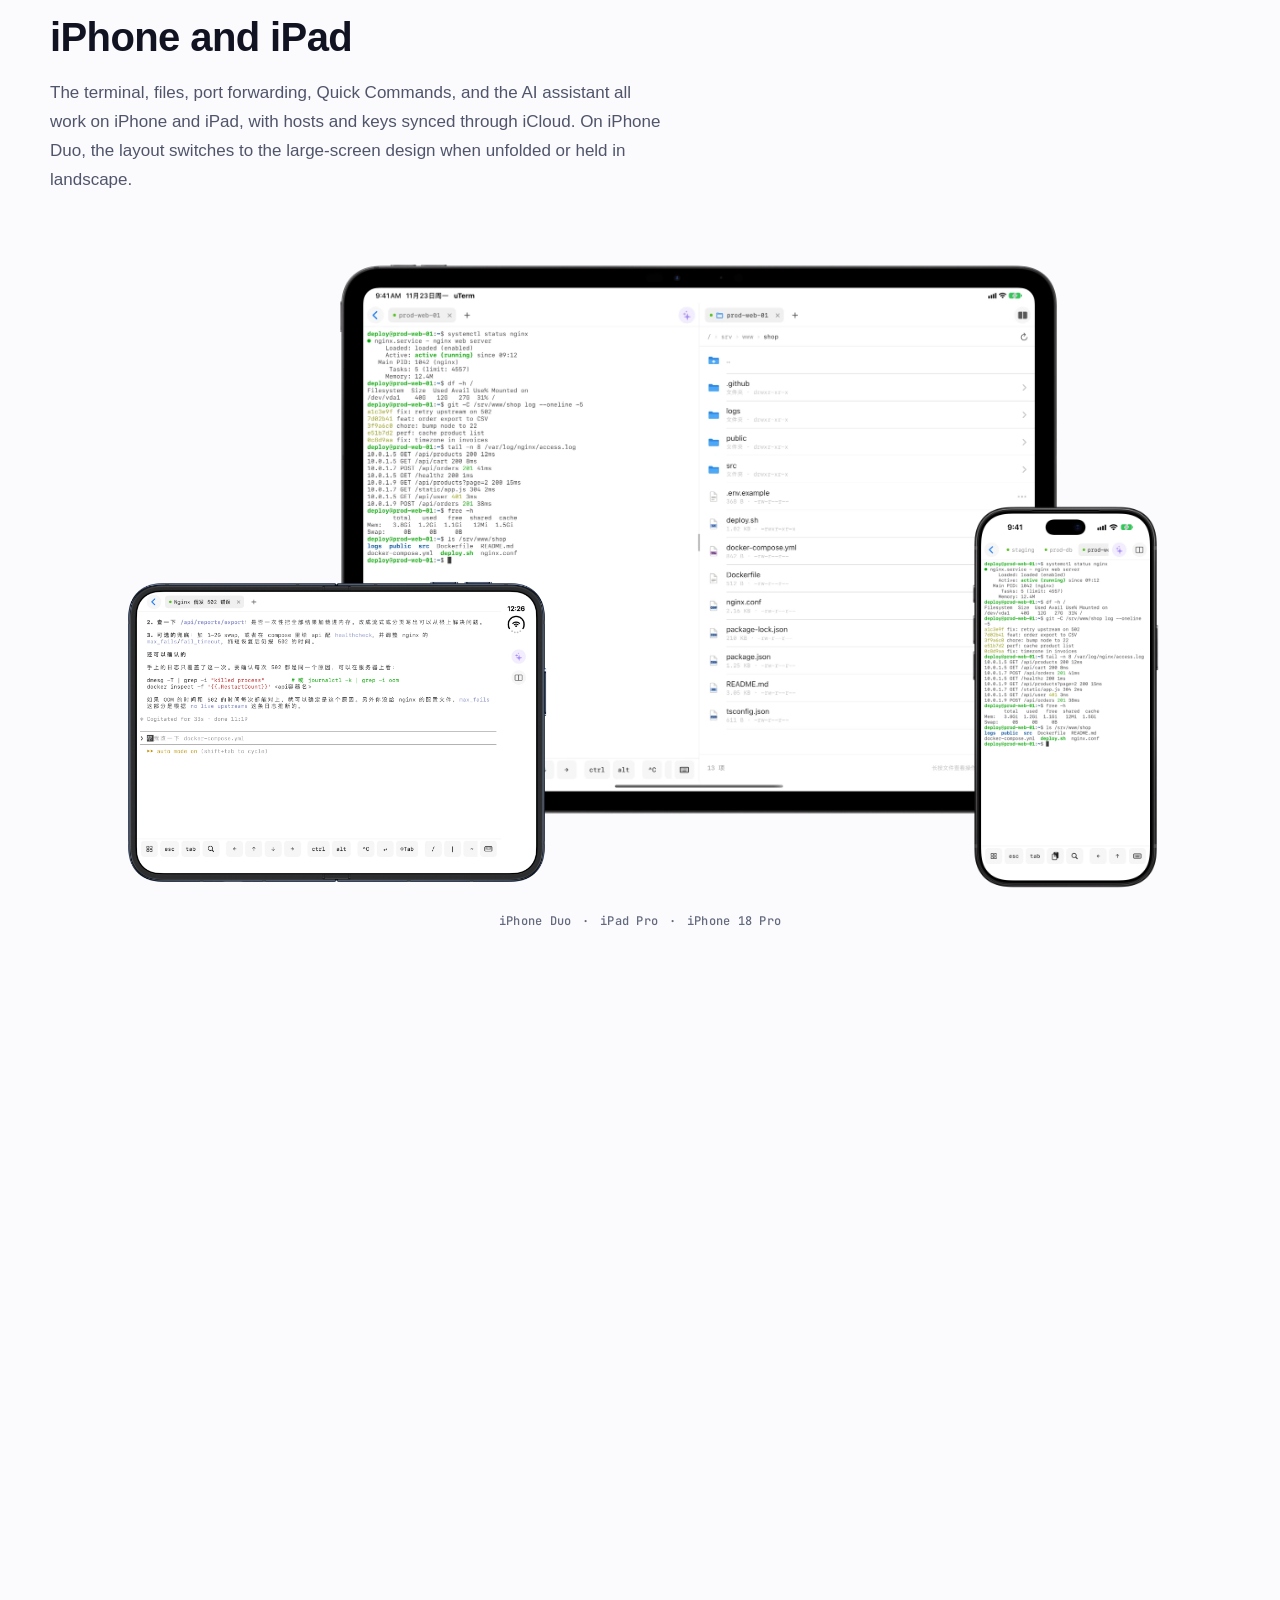
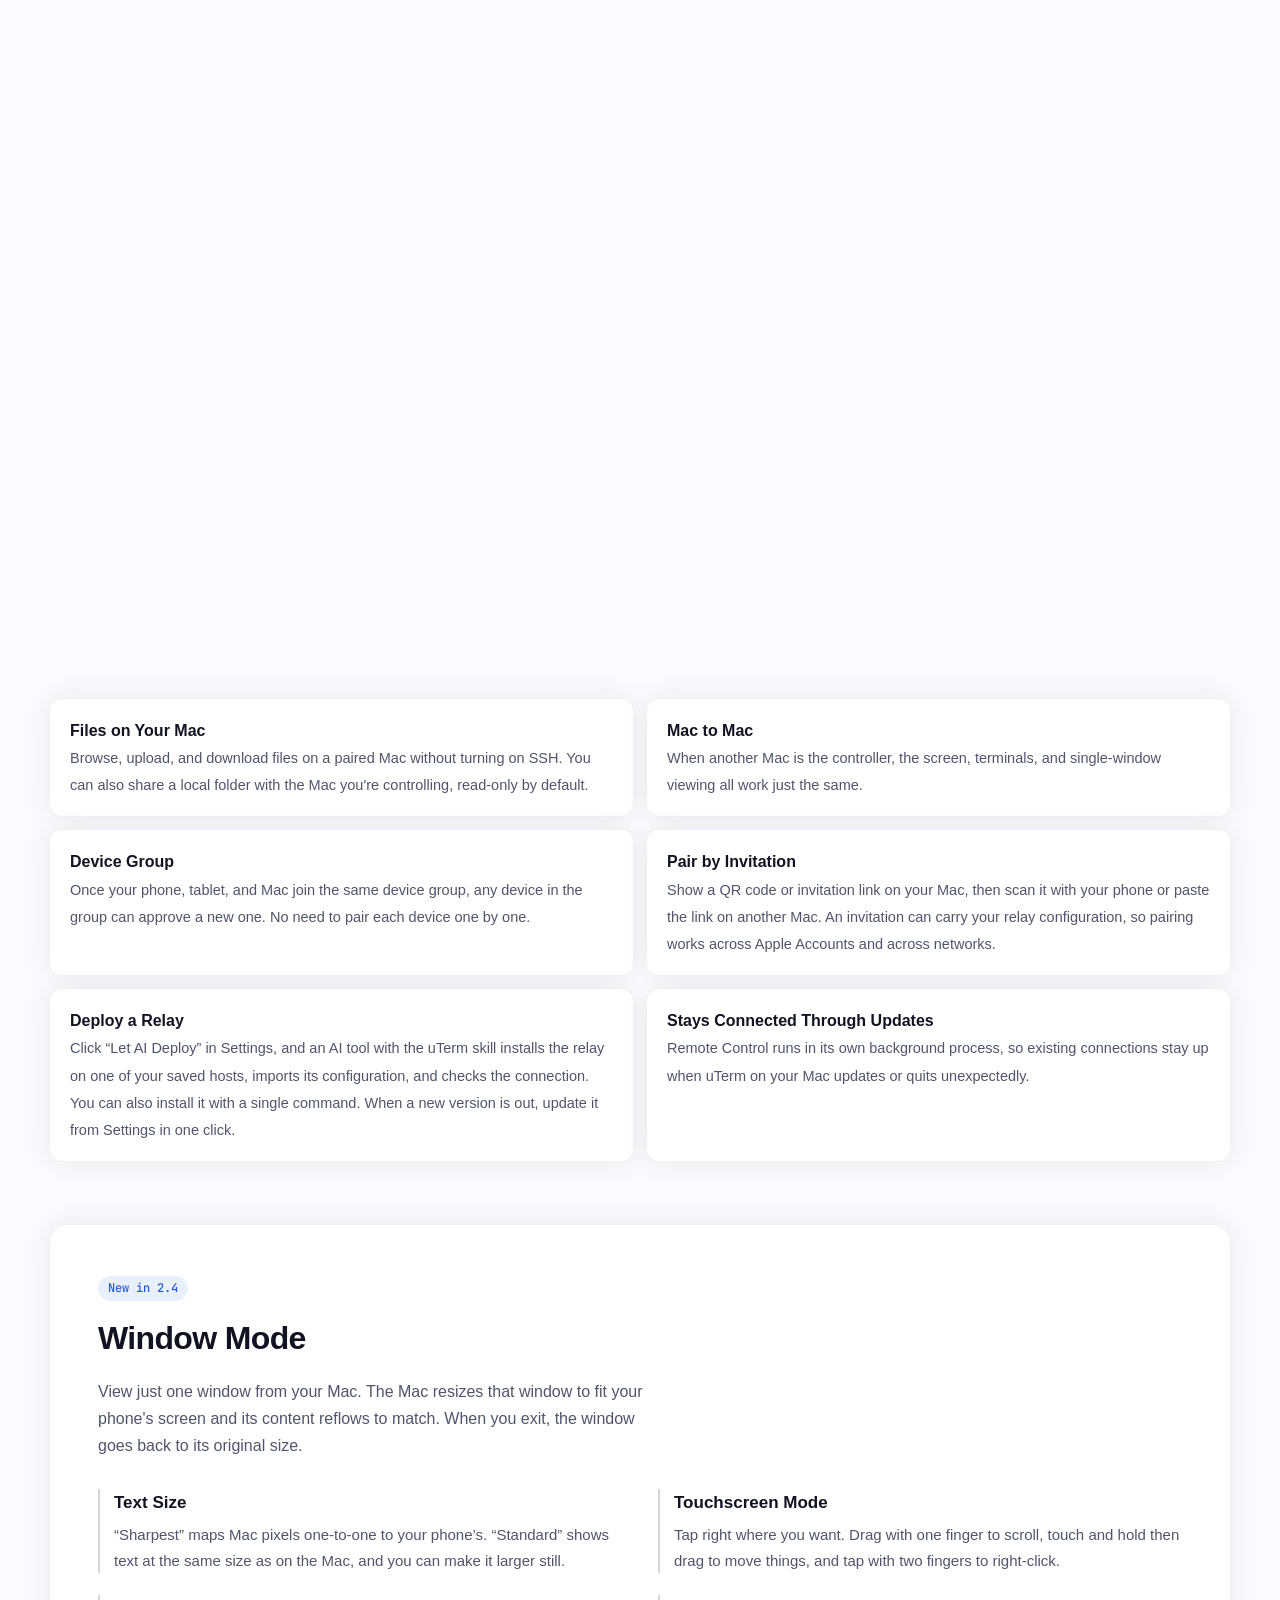
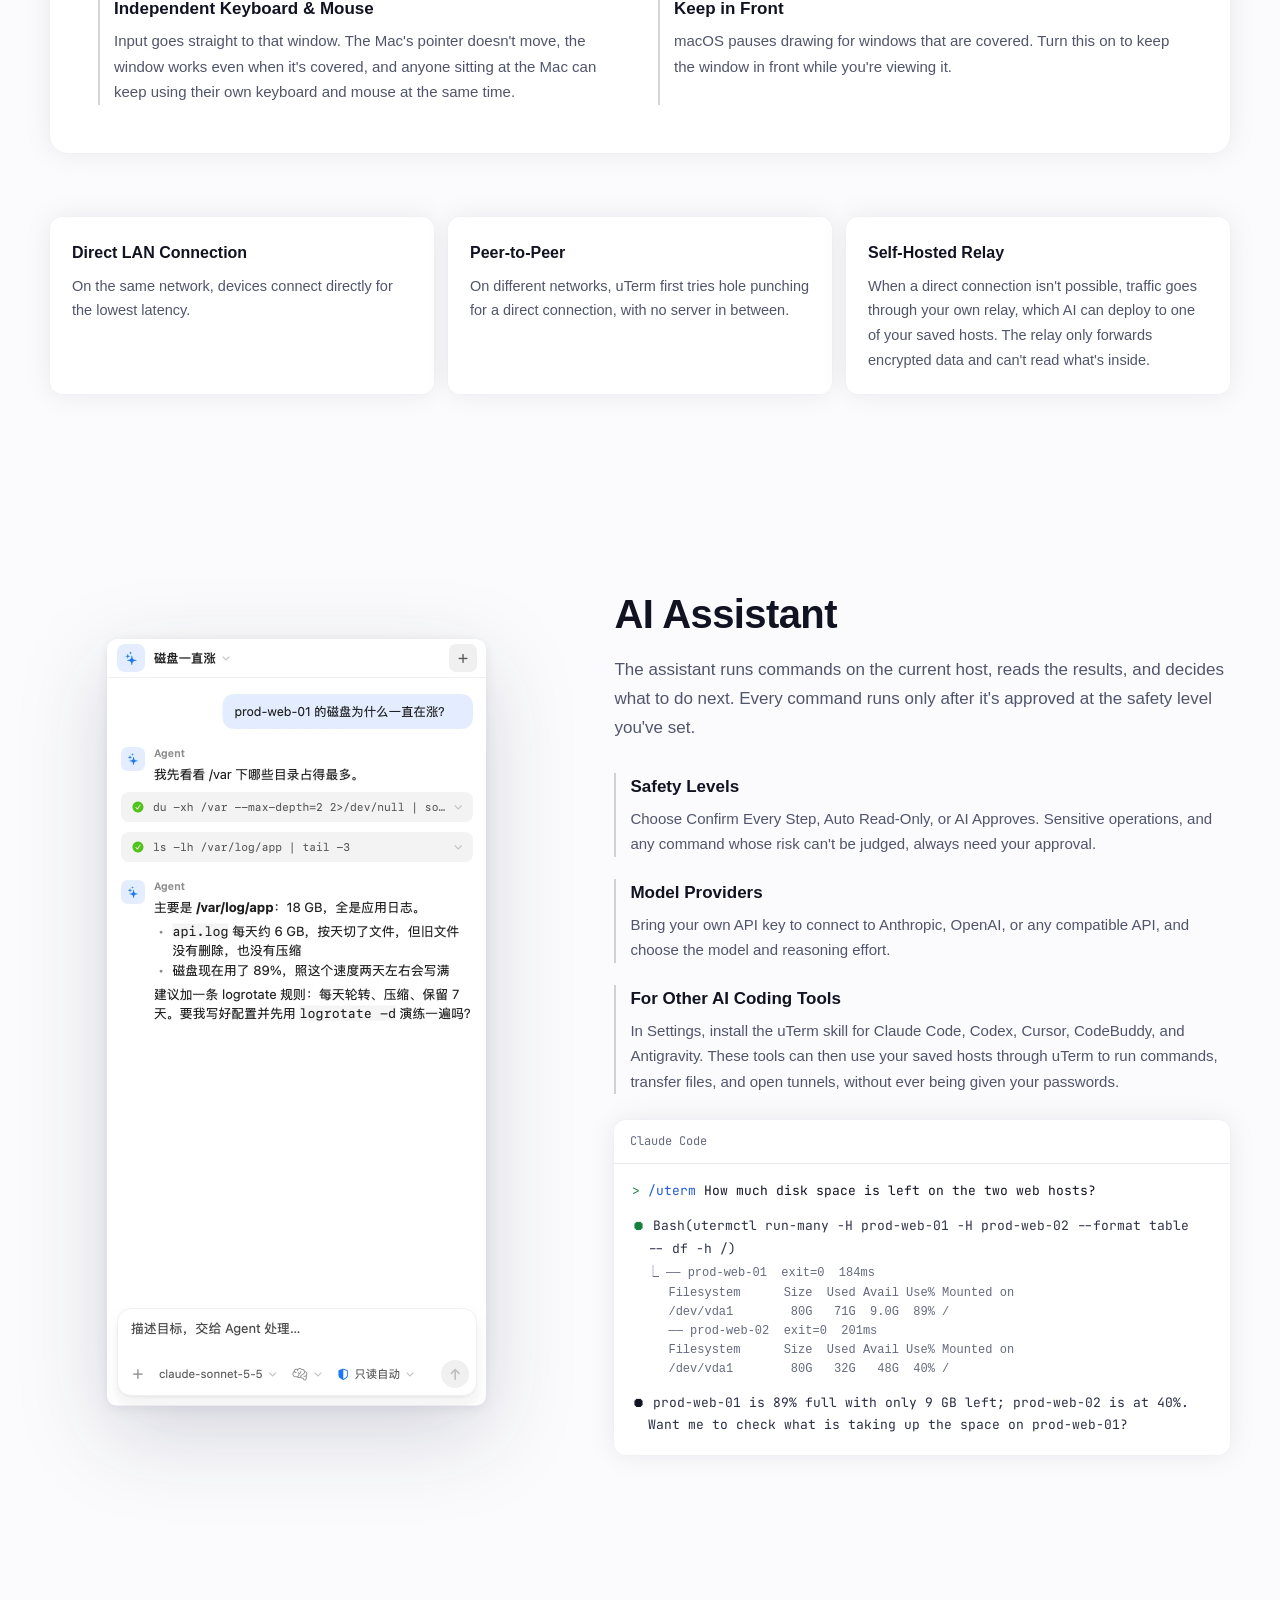
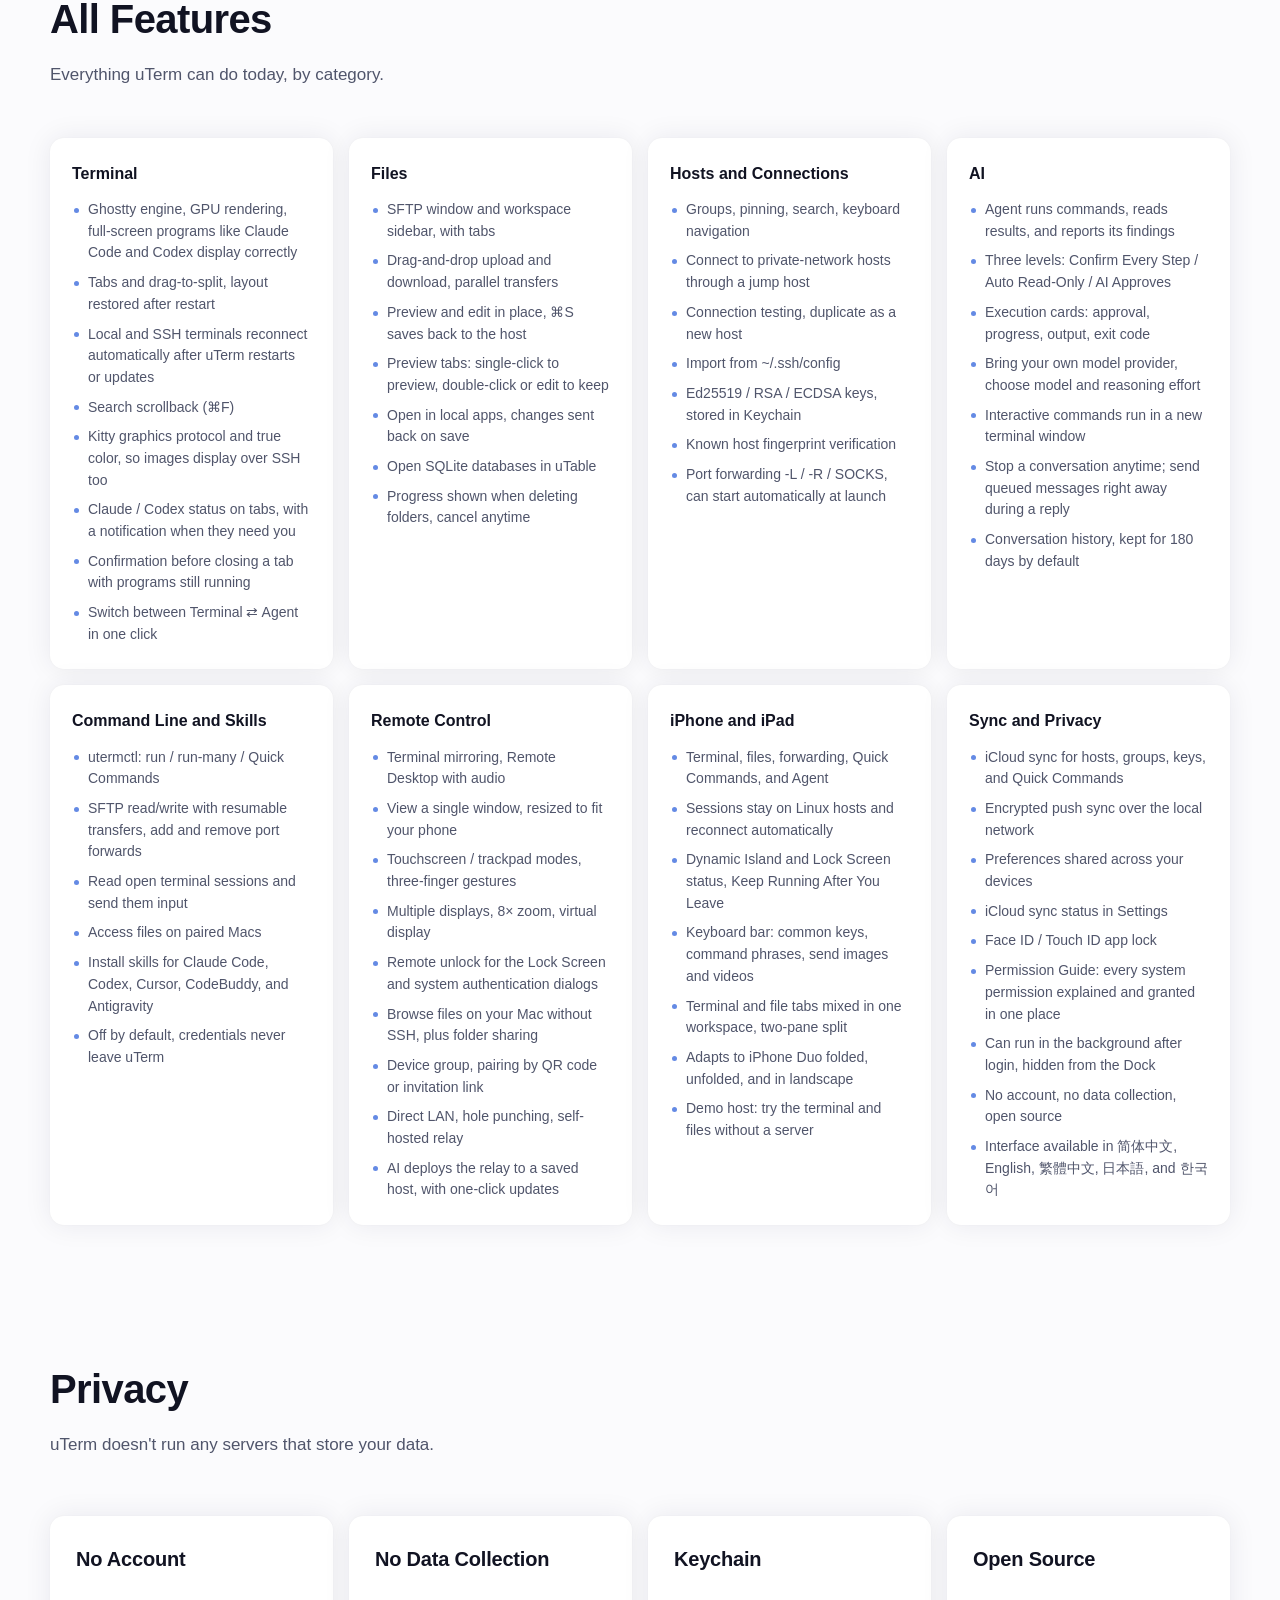
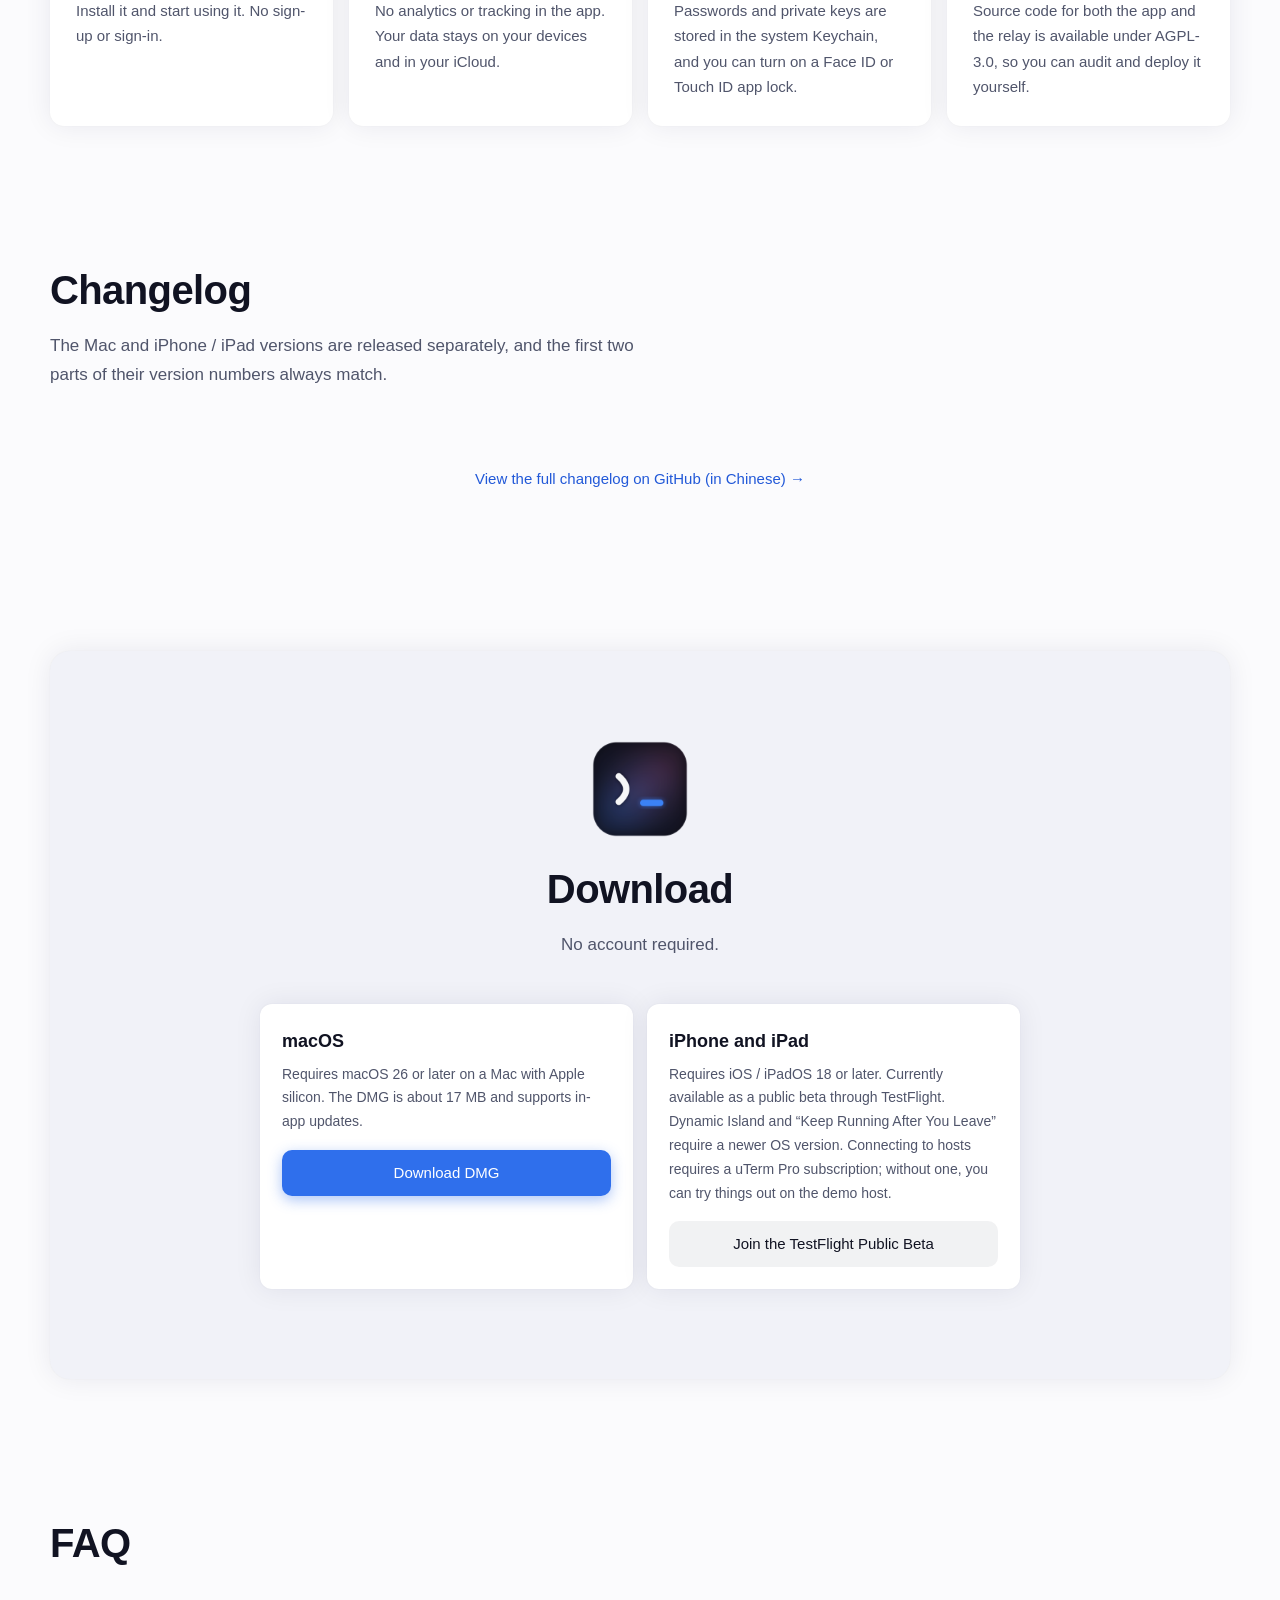
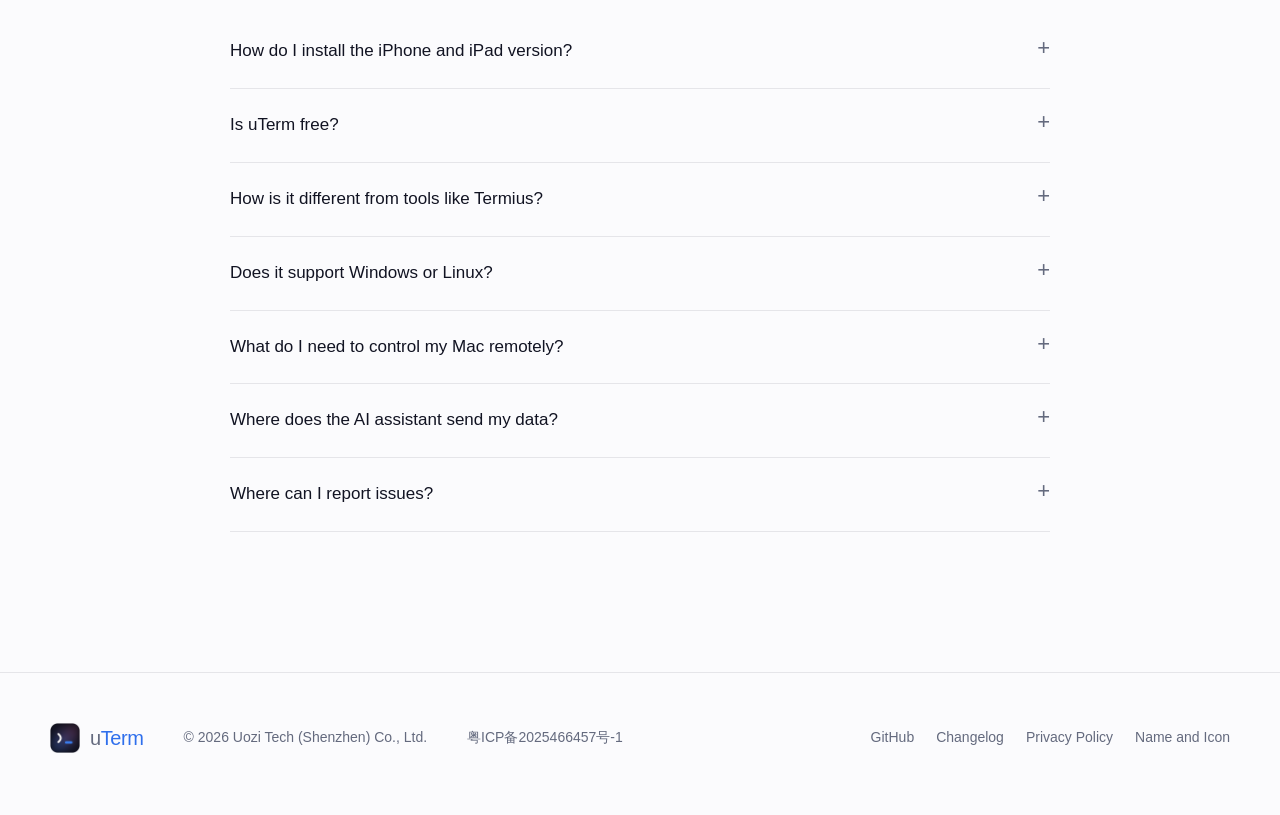
<file: en/index.html>
<!doctype html>
<html lang="en" data-base="../" data-theme="light">
<head>
  <meta charset="utf-8">
  <meta name="viewport" content="width=device-width, initial-scale=1, viewport-fit=cover">
  <title>uTerm: SSH Terminal for Mac and iPhone</title>
  <meta name="description" content="uTerm is an SSH terminal for macOS and iOS / iPadOS with built-in SFTP, port forwarding, key management, Parallel Run across hosts, and an AI assistant. You can even control your Mac from your iPhone. Open source, no sign-up required.">
  <meta name="theme-color" content="#fbfbfd">
  <script>
    // 默认日间；用户切过就记住。放在 head 里，首帧就是对的主题，不闪。
    (function () {
      var t = null;
      try { t = localStorage.getItem("uterm-theme"); } catch (e) {}
      document.documentElement.dataset.theme = t === "dark" ? "dark" : "light";
    })();
  </script>
  <link rel="alternate" hreflang="zh-Hans" href="https://uterm.uozi.com/">
  <link rel="alternate" hreflang="en" href="https://uterm.uozi.com/en/">
  <link rel="alternate" hreflang="zh-Hant" href="https://uterm.uozi.com/zh-hant/">
  <link rel="alternate" hreflang="ja" href="https://uterm.uozi.com/ja/">
  <link rel="alternate" hreflang="ko" href="https://uterm.uozi.com/ko/">
  <link rel="alternate" hreflang="x-default" href="https://uterm.uozi.com/en/">
  <script>
    // 第一次打开中文首页、浏览器又不是简体中文时，跳到对应语言；用户在页脚选过语言就照用户的。
    (function () {
      if (document.documentElement.lang !== "zh-CN") return;
      var saved = null;
      try { saved = localStorage.getItem("uterm-lang"); } catch (e) {}
      if (saved === "zh") return;
      var pick = saved;
      if (!pick) {
        var langs = navigator.languages || [navigator.language || ""];
        for (var i = 0; i < langs.length && !pick; i++) {
          var l = String(langs[i]).toLowerCase();
          if (/^zh-(hant|tw|hk|mo)/.test(l)) pick = "zh-hant";
          else if (/^zh/.test(l)) pick = "zh";
          else if (/^ja/.test(l)) pick = "ja";
          else if (/^ko/.test(l)) pick = "ko";
          else if (/^en/.test(l)) pick = "en";
        }
        if (!pick) pick = "en";
      }
      if (pick !== "zh") location.replace(pick + "/" + location.hash);
    })();
  </script>
  <meta property="og:title" content="uTerm: SSH Terminal for Mac and iPhone">
  <meta property="og:description" content="SSH terminal, SFTP, port forwarding, Parallel Run across hosts, an AI assistant, and Remote Control of your Mac from your iPhone.">
  <meta property="og:image" content="assets/icon-1024.png">
  <link rel="icon" href="../assets/favicon.png">
  <link rel="apple-touch-icon" href="../assets/icon-256.png">
  <link rel="preconnect" href="https://fonts.googleapis.com">
  <link rel="preconnect" href="https://fonts.gstatic.com" crossorigin>
  <link href="https://fonts.googleapis.com/css2?family=JetBrains+Mono:wght@400;500;700&display=swap" rel="stylesheet">
  <link rel="stylesheet" href="../styles.css?v=32">
</head>
<body>

<header class="nav" id="nav">
  <div class="wrap">
    <a class="brand" href="#top" aria-label="uTerm home">
      <img src="../assets/icon-256.png" alt="">
      <span class="wordmark">u<b>Term</b></span>
    </a>
    <nav class="nav-links" aria-label="Page navigation">
      <a href="#terminal">Terminal</a>
      <a href="#toolbox">Toolbox</a>
      <a href="#mobile">iPhone</a>
      <a href="#remote">Remote Control</a>
      <a href="#ai">AI</a>
      <a href="#features">All Features</a>
      <a href="#privacy">Privacy</a>
      <a href="#changelog">Changelog</a>
      <a href="#faq">FAQ</a>
    </nav>
    <div class="nav-cta">
      <a class="btn btn-ghost btn-sm" href="https://github.com/uozi-tech/uTerm" target="_blank" rel="noopener">
        <svg viewBox="0 0 24 24" fill="currentColor" aria-hidden="true"><path d="M12 .5a11.5 11.5 0 0 0-3.64 22.41c.58.1.79-.25.79-.56v-2c-3.2.7-3.88-1.37-3.88-1.37-.52-1.33-1.28-1.69-1.28-1.69-1.04-.71.08-.7.08-.7 1.15.08 1.76 1.19 1.76 1.19 1.03 1.76 2.69 1.25 3.35.96.1-.75.4-1.25.73-1.54-2.56-.29-5.25-1.28-5.25-5.68 0-1.26.45-2.28 1.19-3.09-.12-.29-.52-1.46.11-3.05 0 0 .97-.31 3.17 1.18a11 11 0 0 1 5.77 0c2.2-1.49 3.17-1.18 3.17-1.18.63 1.59.23 2.76.11 3.05.74.81 1.19 1.83 1.19 3.09 0 4.41-2.7 5.38-5.27 5.67.41.36.78 1.06.78 2.14v3.17c0 .31.21.67.8.56A11.5 11.5 0 0 0 12 .5Z"/></svg>
        GitHub
      </a>
      <button class="theme-toggle" id="themeToggle" type="button" aria-label="Toggle light / dark mode">
        <svg class="sun" viewBox="0 0 24 24" fill="none" stroke="currentColor" stroke-width="2" stroke-linecap="round" aria-hidden="true"><circle cx="12" cy="12" r="4"/><path d="M12 2v2M12 20v2M4.9 4.9l1.4 1.4M17.7 17.7l1.4 1.4M2 12h2M20 12h2M4.9 19.1l1.4-1.4M17.7 6.3l1.4-1.4"/></svg>
        <svg class="moon" viewBox="0 0 24 24" fill="none" stroke="currentColor" stroke-width="2" stroke-linecap="round" stroke-linejoin="round" aria-hidden="true"><path d="M20 14.5A8 8 0 0 1 9.5 4a8 8 0 1 0 10.5 10.5Z"/></svg>
      </button>
      <div class="lang-switch" id="langSwitch" data-i18n="skip">
        <button class="lang-btn" type="button" aria-label="Language" aria-expanded="false" aria-controls="langMenu">
          <svg viewBox="0 0 24 24" fill="none" stroke="currentColor" stroke-width="2" stroke-linecap="round" aria-hidden="true"><circle cx="12" cy="12" r="9"/><path d="M3 12h18M12 3a14 14 0 0 1 0 18M12 3a14 14 0 0 0 0 18"/></svg>
        </button>
        <ul class="lang-menu" id="langMenu">
          <li><a href=".././" lang="zh-Hans" hreflang="zh-Hans" data-lang="zh">简体中文</a></li>
          <li><a href="../zh-hant/" lang="zh-Hant" hreflang="zh-Hant" data-lang="zh-hant">繁體中文</a></li>
          <li><a href="../en/" lang="en" hreflang="en" data-lang="en" aria-current="true">English</a></li>
          <li><a href="../ja/" lang="ja" hreflang="ja" data-lang="ja">日本語</a></li>
          <li><a href="../ko/" lang="ko" hreflang="ko" data-lang="ko">한국어</a></li>
        </ul>
      </div>
      <a class="btn btn-primary btn-sm" href="#download">Download</a>
    </div>
  </div>
</header>

<main id="top">

  <!-- ========== Hero ========== -->
  <section class="hero">
    <div class="wrap">
      <div class="hero-copy">
        <a class="eyebrow" href="#remote">New in 2.4: Remote Desktop can show just one Mac window <span class="arrow">→</span></a>
        <h1>The SSH terminal and server toolkit<br>for Mac and iPhone</h1>
        <p class="lede">The terminal runs on the Ghostty engine. File management, port forwarding, keys, Parallel Run across hosts, and an AI assistant all live in one app, and your iPhone can even control your Mac. Open source under AGPL-3.0, no account required.</p>
        <div class="hero-actions">
          <a class="btn btn-primary" href="https://github.com/uozi-tech/uTerm/releases/latest">
            <svg viewBox="0 0 24 24" fill="currentColor" aria-hidden="true"><path d="M16.37 12.8c-.02-2.3 1.88-3.4 1.96-3.46-1.07-1.56-2.73-1.78-3.32-1.8-1.41-.14-2.76.83-3.48.83-.72 0-1.82-.81-3-.79-1.54.02-2.96.9-3.76 2.27-1.6 2.78-.41 6.9 1.15 9.16.76 1.1 1.67 2.34 2.86 2.3 1.15-.05 1.58-.74 2.97-.74 1.38 0 1.77.74 2.98.72 1.23-.02 2.01-1.12 2.76-2.23.87-1.28 1.23-2.52 1.25-2.58-.03-.01-2.4-.92-2.37-3.68ZM14.1 6.03c.63-.77 1.06-1.83.94-2.9-.91.04-2.02.61-2.67 1.37-.58.67-1.1 1.76-.96 2.8 1.02.08 2.06-.52 2.69-1.27Z"/></svg>
            Download for macOS
          </a>
          <a class="btn btn-ghost" href="https://testflight.apple.com/join/Ep8bfaZT">iPhone and iPad (Public Beta)</a>
        </div>
        <p class="hero-meta">macOS 26+ (Apple silicon) · iOS / iPadOS 18+ · AGPL-3.0</p>
      </div>

      <div class="stage reveal">
        <img class="shot" src="../assets/shots/workspace-agent-light.webp?v=14" data-shot="workspace-agent" width="1600" height="1000"
             alt="uTerm workspace window: remote files on the left, terminal in the center, AI assistant on the right">
        <div class="phone"><img src="../assets/shots/ios-terminal-light.webp?v=14" data-shot="ios-terminal" width="3093" height="2247"
             alt="uTerm terminal and keyboard bar on iPhone Duo"></div>
      </div>
    </div>
  </section>

  <!-- ========== 终端 ========== -->
  <section class="section" id="terminal">
    <div class="wrap">
      <div class="split">
        <div class="reveal">
          <h2>Terminal</h2>
          <p class="sub">The terminal is drawn on the GPU by the Ghostty engine. Scrolling stays smooth even under heavy output, and full-screen programs like Claude Code and Codex look exactly as they do in Ghostty.</p>
          <ul class="points">
            <li>
              <div><h3>Tabs and Splits</h3><p>Drag a tab to split the view. Your layout comes back after a restart.</p></div>
            </li>
            <li>
              <div><h3>Terminals That Survive Restarts</h3><p>Local terminals are held by a separate process. If uTerm updates or quits unexpectedly, the programs in your terminals keep running and are there when you reopen it.</p></div>
            </li>
            <li>
              <div><h3>Automatic Reconnect</h3><p>On iPhone, your shell keeps running on Linux hosts. When you reconnect, uTerm picks it right back up and fills in the output you missed.</p></div>
            </li>
          </ul>
        </div>
        <div class="reveal">
          <img class="shot" src="../assets/shots/workspace-split-light.webp?v=14" data-shot="workspace-split" width="1600" height="1000"
               alt="Terminal split side by side: Claude Code on one side, memory usage on the other">
        </div>
      </div>
    </div>
  </section>

  <!-- ========== 工具箱 ========== -->
  <section class="section" id="toolbox">
    <div class="wrap">
      <div class="head reveal">
        <h2>Files, Forwarding, Keys, and Batch Runs</h2>
        <p class="sub">The tools you reach for most when managing servers, right next to the terminal.</p>
      </div>

      <div class="bento">
        <article class="card c-3 reveal">
          <div><h3>SFTP Window</h3><p>A dedicated file window with tabs, drag-and-drop upload and download, and parallel transfers. Open files in apps on your Mac, and your changes go back to the host when you save. SQLite databases can open in uTable.</p></div>
          <div class="crop"><img src="../assets/shots/sftp-window-light.webp?v=14" data-shot="sftp-window" alt="SFTP window: two tabs, browsing /etc/nginx"></div>
        </article>
        <article class="card c-3 reveal">
          <div><h3>Preview and Edit</h3><p>Open remote files in the workspace with syntax highlighting and Markdown and image previews. Edit, then press ⌘S to save back to the host. The terminal sits right below, in the same window.</p></div>
          <div class="crop"><img src="../assets/shots/workspace-preview-light.webp?v=14" data-shot="workspace-preview" alt="nginx.conf open in the workspace, with the terminal below"></div>
        </article>
        <article class="card c-3 reveal">
          <div><h3>Port Forwarding</h3><p>Local, remote, and SOCKS forwarding. Rules for every host live in one panel, and can start automatically when uTerm launches.</p></div>
          <div class="crop"><img src="../assets/shots/forward-global-light.webp?v=14" data-shot="forward-global" alt="Global port forwarding window"></div>
        </article>
        <article class="card c-3 reveal">
          <div><h3>Parallel Run Across Hosts</h3><p>Run the same command on the hosts you choose, all at once, with each host's output in its own pane. Send it to the background if you like. When a host hits an error, hand it off to AI to keep troubleshooting.</p></div>
          <div class="crop"><img src="../assets/shots/parallel-shell-light.webp?v=14" data-shot="parallel-shell" alt="Parallel Run window: disk usage across six hosts"></div>
        </article>
        <article class="card c-3 reveal">
          <div><h3>Hosts and Groups</h3><p>Group hosts by purpose, pin the ones you use most, and search. Test the connection before you save, duplicate an existing host, or import from ~/.ssh/config.</p></div>
          <div class="crop"><img src="../assets/shots/welcome-hosts-light.webp?v=14" data-shot="welcome-hosts" alt="Host list in the Welcome window"></div>
        </article>
        <article class="card c-3 reveal">
          <div><h3>Quick Commands</h3><p>Save the commands you use most along with their target hosts. Run history is kept for 30 days. Or just describe what you want done, and let AI run it.</p></div>
          <div class="crop"><img src="../assets/shots/welcome-commands-light.webp?v=14" data-shot="welcome-commands" alt="Quick Commands library in the Welcome window"></div>
        </article>
        <article class="card c-2 reveal">
          <div><h3>Jump Hosts</h3><p>Reach hosts on a private network through a jump host: pick one of your saved hosts in the host form, and the terminal, files, port forwarding, and parallel runs all go through it.</p></div>
          <div class="crop"><img src="../assets/shots/host-jump-light.webp?v=14" data-shot="host-jump" width="1080" height="748" loading="lazy" alt="Edit Host form with the jump host turned on and bastion selected"></div>
        </article>
        <article class="card c-2 reveal">
          <div><h3>Keys</h3><p>Generate or import Ed25519, RSA, and ECDSA keys, including passphrase-protected private keys. Keys are stored in your Keychain and sync through iCloud Keychain.</p></div>
          <div class="crop"><img src="../assets/shots/keys-light.webp?v=14" data-shot="keys" alt="Key management window"></div>
        </article>
        <article class="card c-2 reveal">
          <div><h3>Known Host Fingerprints</h3><p>uTerm checks the host fingerprint on first connection and blocks the connection if it ever changes. View and delete saved fingerprints here.</p></div>
          <div class="crop"><img src="../assets/shots/known-hosts-light.webp?v=14" data-shot="known-hosts" alt="Known host fingerprint list"></div>
        </article>
      </div>
    </div>
  </section>

  <!-- ========== iPhone 与 iPad ========== -->
  <section class="section" id="mobile">
    <div class="wrap">
      <div class="head reveal">
        <h2>iPhone and iPad</h2>
        <p class="sub">The terminal, files, port forwarding, Quick Commands, and the AI assistant all work on iPhone and iPad, with hosts and keys synced through iCloud. On iPhone Duo, the layout switches to the large-screen design when unfolded or held in landscape.</p>
      </div>

      <!-- 三台设备叠成一组：iPad 在后，Duo 和 iPhone 压在它的两个下角；大小按真实比例（Apple 的营销准则：多台设备一起出现时保持相对大小）。 -->
      <div class="lineup reveal">
        <div class="lineup-devices">
          <figure class="phone ipad">
            <img src="../assets/shots/ios-ipad-split-light.webp?v=14" data-shot="ios-ipad-split" width="1600" height="1227" loading="lazy" alt="iPad Pro in landscape: terminal and remote files side by side">
          </figure>
          <figure class="phone duo">
            <img src="../assets/shots/ios-terminal-light.webp?v=14" data-shot="ios-terminal" width="3093" height="2247" loading="lazy" alt="iPhone Duo in landscape: Claude Code running in the terminal">
          </figure>
          <figure class="phone iphone">
            <img src="../assets/shots/ios-iphone-terminal-light.webp?v=14" data-shot="ios-iphone-terminal" width="900" height="1840" loading="lazy" alt="uTerm terminal and keyboard bar on iPhone 18 Pro">
          </figure>
        </div>
        <p class="lineup-names" data-i18n="skip"><span>iPhone Duo</span><span>iPad Pro</span><span>iPhone 18 Pro</span></p>
      </div>

      <ul class="points cols reveal">
        <li>
          <div><h3>Sessions Stay on the Host</h3><p>On Linux hosts, your shell runs in a persistent process on the host. Switch to another app, change networks, or even have the app closed by the system: when you come back, uTerm reconnects and fills in the output you missed.</p></div>
        </li>
        <li>
          <div><h3>Keyboard Bar</h3><p>Gives you esc, tab, ctrl, and arrow keys, inserts common commands like claude and codex, and sends images and videos from your clipboard or photo library to AI programs on the host.</p></div>
        </li>
        <li>
          <div><h3>Dynamic Island and Background Running</h3><p>When Claude Code is waiting for approval, finishes, or hits an error, its status shows up in the Dynamic Island and on the Lock Screen. Touch and hold a tab and choose “Keep Running After You Leave” to stay connected while you use other apps.</p></div>
        </li>
        <li>
          <div><h3>Tabs and Splits</h3><p>Terminal and file tabs share one workspace and can be dragged into two columns. You can also search through scrollback.</p></div>
        </li>
      </ul>
    </div>
  </section>

  <!-- ========== 远程控制 ========== -->
  <section class="section" id="remote">
    <div class="wrap">
      <div class="head reveal">
        <h2>Remote Control for Your Mac</h2>
        <p class="sub">Pick up the terminals open on your Mac right from your iPhone, or view and control your Mac's screen. Another Mac can be the controller, too.</p>
      </div>

      <div class="phones reveal">
        <div class="phone"><img src="../assets/shots/ios-remote-desktop-light.webp?v=14" data-shot="ios-remote-desktop" width="3093" height="2247" alt="iPhone Duo in landscape: viewing the Mac's screen with Remote Desktop"></div>
        <div class="phone"><img src="../assets/shots/ios-hosts-light.webp?v=14" data-shot="ios-hosts" width="3093" height="2247" alt="iPhone Duo in landscape: “My Macs” on the Hosts page"></div>
      </div>

      <div class="feature-list reveal">
        <div><b>Terminal Mirroring</b><span>New terminals you open on your Mac show up on your phone automatically. Type from either side, with both screens matching cell for cell, and Claude Code's status stays in sync.</span></div>
        <div><b>Remote Desktop</b><span>Hardware-encoded, low-latency, with audio. Switch displays and zoom up to 8×. For a Mac with no display attached, uTerm creates a virtual display sized to your phone's screen.</span></div>
        <div><b>Gestures</b><span>Choose trackpad or touchscreen mode. Swipe with three fingers to switch desktops or open Mission Control.</span></div>
        <div><b>Remote Unlock</b><span>Enter your password on your phone to unlock your Mac or get past system authentication dialogs. The password is stored only on your phone, and using it requires Face ID.</span></div>
        <div><b>Files on Your Mac</b><span>Browse, upload, and download files on a paired Mac without turning on SSH. You can also share a local folder with the Mac you're controlling, read-only by default.</span></div>
        <div><b>Mac to Mac</b><span>When another Mac is the controller, the screen, terminals, and single-window viewing all work just the same.</span></div>
        <div><b>Device Group</b><span>Once your phone, tablet, and Mac join the same device group, any device in the group can approve a new one. No need to pair each device one by one.</span></div>
        <div><b>Pair by Invitation</b><span>Show a QR code or invitation link on your Mac, then scan it with your phone or paste the link on another Mac. An invitation can carry your relay configuration, so pairing works across Apple Accounts and across networks.</span></div>
        <div><b>Deploy a Relay</b><span>Click “Let AI Deploy” in Settings, and an AI tool with the uTerm skill installs the relay on one of your saved hosts, imports its configuration, and checks the connection. You can also install it with a single command. When a new version is out, update it from Settings in one click.</span></div>
        <div><b>Stays Connected Through Updates</b><span>Remote Control runs in its own background process, so existing connections stay up when uTerm on your Mac updates or quits unexpectedly.</span></div>
      </div>

      <div class="winmode reveal" id="winmode">
        <div>
          <span class="tag">New in 2.4</span>
          <h3>Window Mode</h3>
          <p class="lead">View just one window from your Mac. The Mac resizes that window to fit your phone's screen and its content reflows to match. When you exit, the window goes back to its original size.</p>
          <ul class="points">
            <li>
              <div><h3>Text Size</h3><p>“Sharpest” maps Mac pixels one-to-one to your phone’s. “Standard” shows text at the same size as on the Mac, and you can make it larger still.</p></div>
            </li>
            <li>
              <div><h3>Touchscreen Mode</h3><p>Tap right where you want. Drag with one finger to scroll, touch and hold then drag to move things, and tap with two fingers to right-click.</p></div>
            </li>
            <li>
              <div><h3>Independent Keyboard & Mouse</h3><p>Input goes straight to that window. The Mac's pointer doesn't move, the window works even when it's covered, and anyone sitting at the Mac can keep using their own keyboard and mouse at the same time.</p></div>
            </li>
            <li>
              <div><h3>Keep in Front</h3><p>macOS pauses drawing for windows that are covered. Turn this on to keep the window in front while you're viewing it.</p></div>
            </li>
          </ul>
        </div>
      </div>

      <div class="paths reveal">
        <div class="path"><header>Direct LAN Connection</header><p>On the same network, devices connect directly for the lowest latency.</p></div>
        <div class="path"><header>Peer-to-Peer</header><p>On different networks, uTerm first tries hole punching for a direct connection, with no server in between.</p></div>
        <div class="path"><header>Self-Hosted Relay</header><p>When a direct connection isn't possible, traffic goes through your own relay, which AI can deploy to one of your saved hosts. The relay only forwards encrypted data and can't read what's inside.</p></div>
      </div>
    </div>
  </section>

  <!-- ========== AI ========== -->
  <section class="section" id="ai">
    <div class="wrap">
      <div class="split flip">
        <div class="reveal">
          <h2>AI Assistant</h2>
          <p class="sub">The assistant runs commands on the current host, reads the results, and decides what to do next. Every command runs only after it's approved at the safety level you've set.</p>
          <ul class="points">
            <li>
              <div><h3>Safety Levels</h3><p>Choose Confirm Every Step, Auto Read-Only, or AI Approves. Sensitive operations, and any command whose risk can't be judged, always need your approval.</p></div>
            </li>
            <li>
              <div><h3>Model Providers</h3><p>Bring your own API key to connect to Anthropic, OpenAI, or any compatible API, and choose the model and reasoning effort.</p></div>
            </li>
            <li>
              <div><h3>For Other AI Coding Tools</h3><p>In Settings, install the uTerm skill for Claude Code, Codex, Cursor, CodeBuddy, and Antigravity. These tools can then use your saved hosts through uTerm to run commands, transfer files, and open tunnels, without ever being given your passwords.</p></div>
            </li>
          </ul>
          <!-- 在别的 AI 编程工具里用 uTerm 技能：一段对话的文字记录（命令和输出的格式照 utermctl 的真实输出写）。 -->
          <div class="code chat">
            <header data-i18n="skip">Claude Code</header>
            <div class="chat-body">
              <p class="chat-line chat-user"><span class="pr">&gt;</span> <span class="fl">/uterm</span> How much disk space is left on the two web hosts?</p>
              <p class="chat-line chat-tool" data-i18n="skip"><span class="pr">⏺</span> Bash(utermctl run-many <span class="nb">-H prod-web-01</span> <span class="nb">-H prod-web-02</span> <span class="nb">--format table</span> <span class="nb">-- df -h /)</span></p>
<pre data-i18n="skip">  ⎿ ── prod-web-01  exit=0  184ms
     Filesystem      Size  Used Avail Use% Mounted on
     /dev/vda1        80G   71G  9.0G  89% /
     ── prod-web-02  exit=0  201ms
     Filesystem      Size  Used Avail Use% Mounted on
     /dev/vda1        80G   32G   48G  40% /</pre>
              <p class="chat-line chat-reply"><span class="mk">⏺</span> prod-web-01 is 89% full with only 9 GB left; prod-web-02 is at 40%. Want me to check what is taking up the space on prod-web-01?</p>
            </div>
          </div>
        </div>
        <div class="reveal">
          <img class="shot agent" src="../assets/shots/agent-panel-light.webp?v=14" data-shot="agent-panel"
               alt="AI assistant on the right side of the workspace: ran two commands and reported its findings">

        </div>
      </div>
    </div>
  </section>

  <!-- ========== 全部功能 ========== -->
  <section class="section" id="features">
    <div class="wrap">
      <div class="head reveal">
        <h2>All Features</h2>
        <p class="sub">Everything uTerm can do today, by category.</p>
      </div>
      <div class="all-features">
        <div class="feature-group reveal"><h3>Terminal</h3><ul><li>Ghostty engine, GPU rendering, full-screen programs like Claude Code and Codex display correctly</li><li>Tabs and drag-to-split, layout restored after restart</li><li>Local and SSH terminals reconnect automatically after uTerm restarts or updates</li><li>Search scrollback (⌘F)</li><li>Kitty graphics protocol and true color, so images display over SSH too</li><li>Claude / Codex status on tabs, with a notification when they need you</li><li>Confirmation before closing a tab with programs still running</li><li>Switch between Terminal ⇄ Agent in one click</li></ul></div>
        <div class="feature-group reveal"><h3>Files</h3><ul><li>SFTP window and workspace sidebar, with tabs</li><li>Drag-and-drop upload and download, parallel transfers</li><li>Preview and edit in place, ⌘S saves back to the host</li><li>Preview tabs: single-click to preview, double-click or edit to keep</li><li>Open in local apps, changes sent back on save</li><li>Open SQLite databases in uTable</li><li>Progress shown when deleting folders, cancel anytime</li></ul></div>
        <div class="feature-group reveal"><h3>Hosts and Connections</h3><ul><li>Groups, pinning, search, keyboard navigation</li><li>Connect to private-network hosts through a jump host</li><li>Connection testing, duplicate as a new host</li><li>Import from ~/.ssh/config</li><li>Ed25519 / RSA / ECDSA keys, stored in Keychain</li><li>Known host fingerprint verification</li><li>Port forwarding -L / -R / SOCKS, can start automatically at launch</li></ul></div>
        <div class="feature-group reveal"><h3>AI</h3><ul><li>Agent runs commands, reads results, and reports its findings</li><li>Three levels: Confirm Every Step / Auto Read-Only / AI Approves</li><li>Execution cards: approval, progress, output, exit code</li><li>Bring your own model provider, choose model and reasoning effort</li><li>Interactive commands run in a new terminal window</li><li>Stop a conversation anytime; send queued messages right away during a reply</li><li>Conversation history, kept for 180 days by default</li></ul></div>
        <div class="feature-group reveal"><h3>Command Line and Skills</h3><ul><li>utermctl: run / run-many / Quick Commands</li><li>SFTP read/write with resumable transfers, add and remove port forwards</li><li>Read open terminal sessions and send them input</li><li>Access files on paired Macs</li><li>Install skills for Claude Code, Codex, Cursor, CodeBuddy, and Antigravity</li><li>Off by default, credentials never leave uTerm</li></ul></div>
        <div class="feature-group reveal"><h3>Remote Control</h3><ul><li>Terminal mirroring, Remote Desktop with audio</li><li>View a single window, resized to fit your phone</li><li>Touchscreen / trackpad modes, three-finger gestures</li><li>Multiple displays, 8× zoom, virtual display</li><li>Remote unlock for the Lock Screen and system authentication dialogs</li><li>Browse files on your Mac without SSH, plus folder sharing</li><li>Device group, pairing by QR code or invitation link</li><li>Direct LAN, hole punching, self-hosted relay</li><li>AI deploys the relay to a saved host, with one-click updates</li></ul></div>
        <div class="feature-group reveal"><h3>iPhone and iPad</h3><ul><li>Terminal, files, forwarding, Quick Commands, and Agent</li><li>Sessions stay on Linux hosts and reconnect automatically</li><li>Dynamic Island and Lock Screen status, Keep Running After You Leave</li><li>Keyboard bar: common keys, command phrases, send images and videos</li><li>Terminal and file tabs mixed in one workspace, two-pane split</li><li>Adapts to iPhone Duo folded, unfolded, and in landscape</li><li>Demo host: try the terminal and files without a server</li></ul></div>
        <div class="feature-group reveal"><h3>Sync and Privacy</h3><ul><li>iCloud sync for hosts, groups, keys, and Quick Commands</li><li>Encrypted push sync over the local network</li><li>Preferences shared across your devices</li><li>iCloud sync status in Settings</li><li>Face ID / Touch ID app lock</li><li>Permission Guide: every system permission explained and granted in one place</li><li>Can run in the background after login, hidden from the Dock</li><li>No account, no data collection, open source</li><li>Interface available in 简体中文, English, 繁體中文, 日本語, and 한국어</li></ul></div>
      </div>
    </div>
  </section>

  <!-- ========== 隐私 ========== -->
  <section class="section" id="privacy">
    <div class="wrap">
      <div class="head reveal">
        <h2>Privacy</h2>
        <p class="sub">uTerm doesn't run any servers that store your data.</p>
      </div>
      <div class="trust">
        <article class="card reveal">
          <h3>No Account</h3><p>Install it and start using it. No sign-up or sign-in.</p>
        </article>
        <article class="card reveal">
          <h3>No Data Collection</h3><p>No analytics or tracking in the app. Your data stays on your devices and in your iCloud.</p>
        </article>
        <article class="card reveal">
          <h3>Keychain</h3><p>Passwords and private keys are stored in the system Keychain, and you can turn on a Face ID or Touch ID app lock.</p>
        </article>
        <article class="card reveal">
          <h3>Open Source</h3><p>Source code for both the app and the relay is available under AGPL-3.0, so you can audit and deploy it yourself.</p>
        </article>
      </div>
    </div>
  </section>

  <!-- ========== 更新日志（scripts/sync-changelog.py 从 CHANGELOG.md 生成） ========== -->
  <section class="section" id="changelog">
    <div class="wrap">
      <div class="head reveal">
        <h2>Changelog</h2>
        <p class="sub">The Mac and iPhone / iPad versions are released separately, and the first two parts of their version numbers always match.</p>
      </div>
      <div class="releases">
        <!-- changelog:start -->
        <!-- changelog:end -->
      </div>
      <p class="center more-link"><a href="https://github.com/uozi-tech/uTerm/blob/main/CHANGELOG.md" target="_blank" rel="noopener">View the full changelog on GitHub (in Chinese) →</a></p>
    </div>
  </section>

  <!-- ========== 下载 ========== -->
  <section id="download">
    <div class="wrap">
      <div class="download reveal">
        <img src="../assets/icon-1024.png" alt="uTerm icon">
        <h2>Download</h2>
        <p class="sub" style="margin-inline:auto">No account required.</p>
        <div class="platforms">
          <div class="platform">
            <h3>macOS</h3>
            <p>Requires macOS 26 or later on a Mac with Apple silicon. The DMG is about 17 MB and supports in-app updates.</p>
            <a class="btn btn-primary" href="https://github.com/uozi-tech/uTerm/releases/latest">Download DMG</a>
          </div>
          <div class="platform">
            <h3>iPhone and iPad</h3>
            <p>Requires iOS / iPadOS 18 or later. Currently available as a public beta through TestFlight. Dynamic Island and “Keep Running After You Leave” require a newer OS version. Connecting to hosts requires a uTerm Pro subscription; without one, you can try things out on the demo host.</p>
            <a class="btn btn-ghost" href="https://testflight.apple.com/join/Ep8bfaZT">Join the TestFlight Public Beta</a>
          </div>
        </div>
      </div>
    </div>
  </section>

  <!-- ========== FAQ ========== -->
  <section class="section" id="faq">
    <div class="wrap">
      <div class="head reveal"><h2>FAQ</h2></div>
      <div class="faq reveal">
        <details><summary>How do I install the iPhone and iPad version?</summary><p>It's currently in public beta through TestFlight. Install TestFlight on your iPhone or iPad, then open the <a href="https://testflight.apple.com/join/Ep8bfaZT" target="_blank" rel="noopener">invitation link</a> to join. New beta builds will arrive automatically after that.</p></details>
        <details><summary>Is uTerm free?</summary><p>The Mac version needs no subscription. On iPhone and iPad, connecting to hosts, opening remote files, controlling a Mac remotely, and running quick commands require a uTerm Pro subscription, billed monthly or yearly. The yearly plan starts with a one-week free trial, and the price for your region is shown in the app. Browsing your host list, changing settings, and using the demo host don't require a subscription. In TestFlight builds, subscriptions go through Apple's sandbox, so you aren't actually charged.</p></details>
        <details><summary>How is it different from tools like Termius?</summary><p>uTerm needs no account, and your data syncs through your own iCloud, never through third-party servers. It's a native app for Mac and iOS with a built-in AI assistant that can run commands, and it lets you control your Mac's terminals and screen from your phone.</p></details>
        <details><summary>Does it support Windows or Linux?</summary><p>For now, uTerm runs only on macOS (Apple silicon) and iOS / iPadOS. There are no server-side requirements: any host you can log in to over SSH will work.</p></details>
        <details><summary>What do I need to control my Mac remotely?</summary><p>Install uTerm on both your Mac and your phone. The first time you pair them, enter the verification code shown on your phone into your Mac. On the same local network they connect directly. Across networks, uTerm first tries a peer-to-peer connection, and if that fails, goes through a relay you deploy yourself: let AI deploy it to one of your saved hosts from Settings, or install it with a single command.</p></details>
        <details><summary>Where does the AI assistant send my data?</summary><p>Only to the model provider you set up, using your own API key. If you haven't set one up, nothing is sent.</p></details>
        <details><summary>Where can I report issues?</summary><p>Please file them on <a href="https://github.com/uozi-tech/uTerm/issues" target="_blank" rel="noopener">GitHub Issues</a>. For security issues, report privately as described in <a href="https://github.com/uozi-tech/uTerm/blob/main/SECURITY.md" target="_blank" rel="noopener">SECURITY.md</a>.</p></details>
      </div>
    </div>
  </section>
</main>

<footer>
  <div class="wrap">
    <a class="brand" href="#top"><img src="../assets/icon-256.png" alt=""><span class="wordmark">u<b>Term</b></span></a>
    <span>© 2026 Uozi Tech (Shenzhen) Co., Ltd.</span>
    <a class="beian" data-i18n="skip" href="https://beian.miit.gov.cn/" target="_blank" rel="noopener">粤ICP备2025466457号-1</a>
    <nav aria-label="Footer">
      <a href="https://github.com/uozi-tech/uTerm" target="_blank" rel="noopener">GitHub</a>
      <a href="https://github.com/uozi-tech/uTerm/blob/main/CHANGELOG.md" target="_blank" rel="noopener">Changelog</a>
      <a href="https://github.com/uozi-tech/uTerm/blob/main/PRIVACY.md" target="_blank" rel="noopener">Privacy Policy</a>
      <a href="https://github.com/uozi-tech/uTerm/blob/main/TRADEMARK.md" target="_blank" rel="noopener">Name and Icon</a>
    </nav>
  </div>
</footer>

<script src="../main.js?v=32"></script>
</body>
</html>
</file>
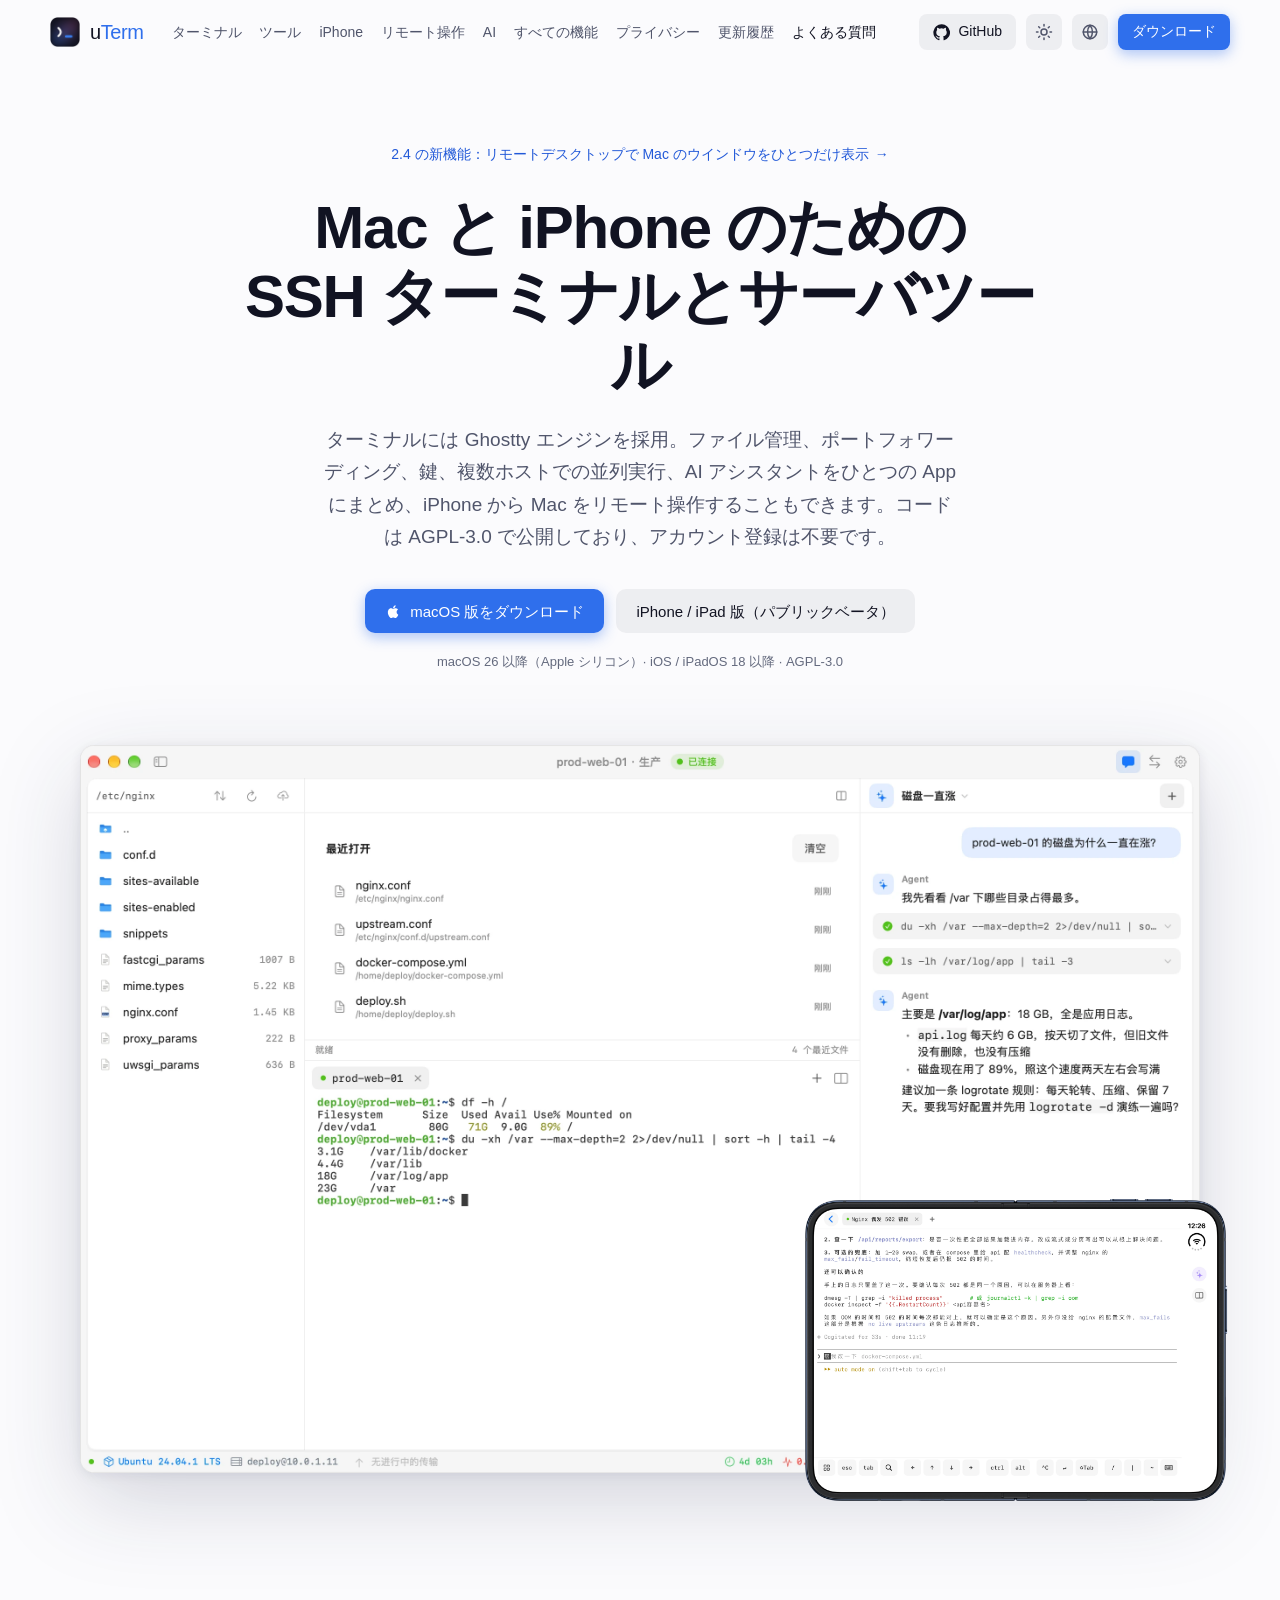
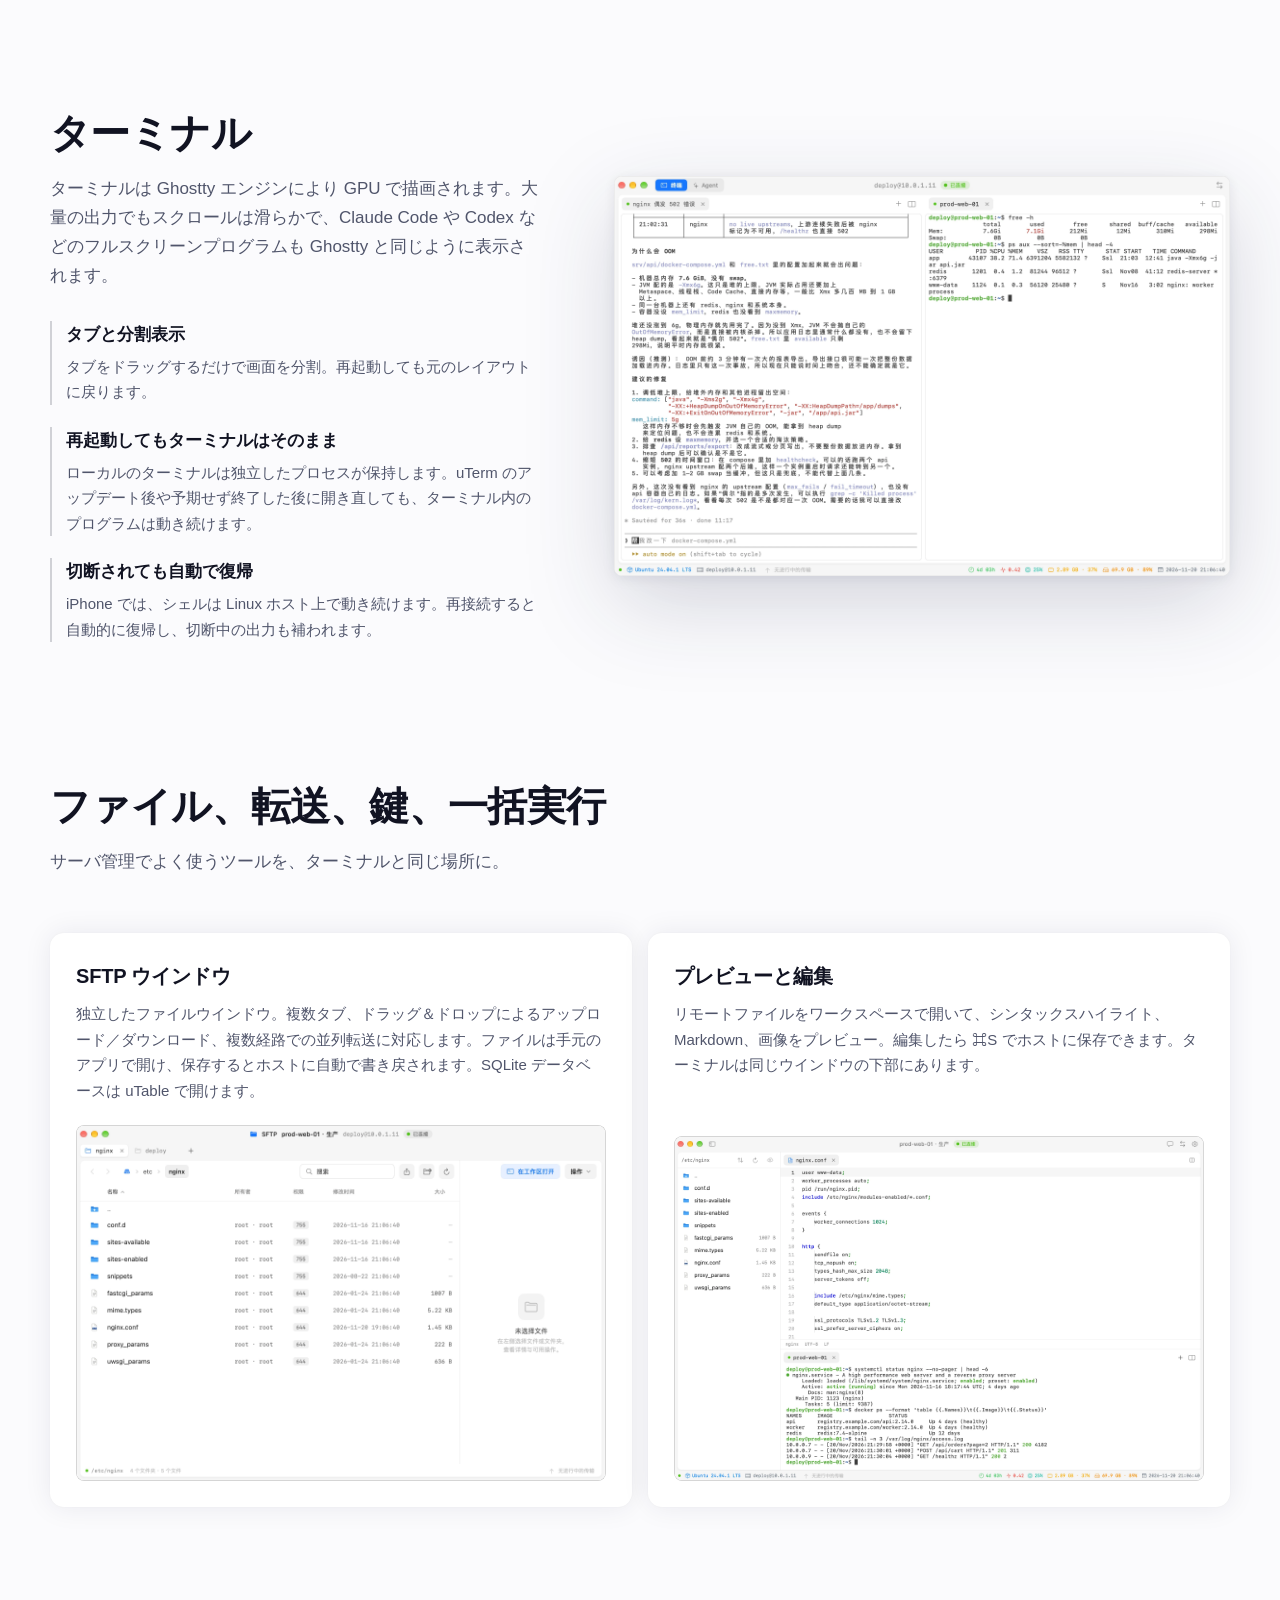
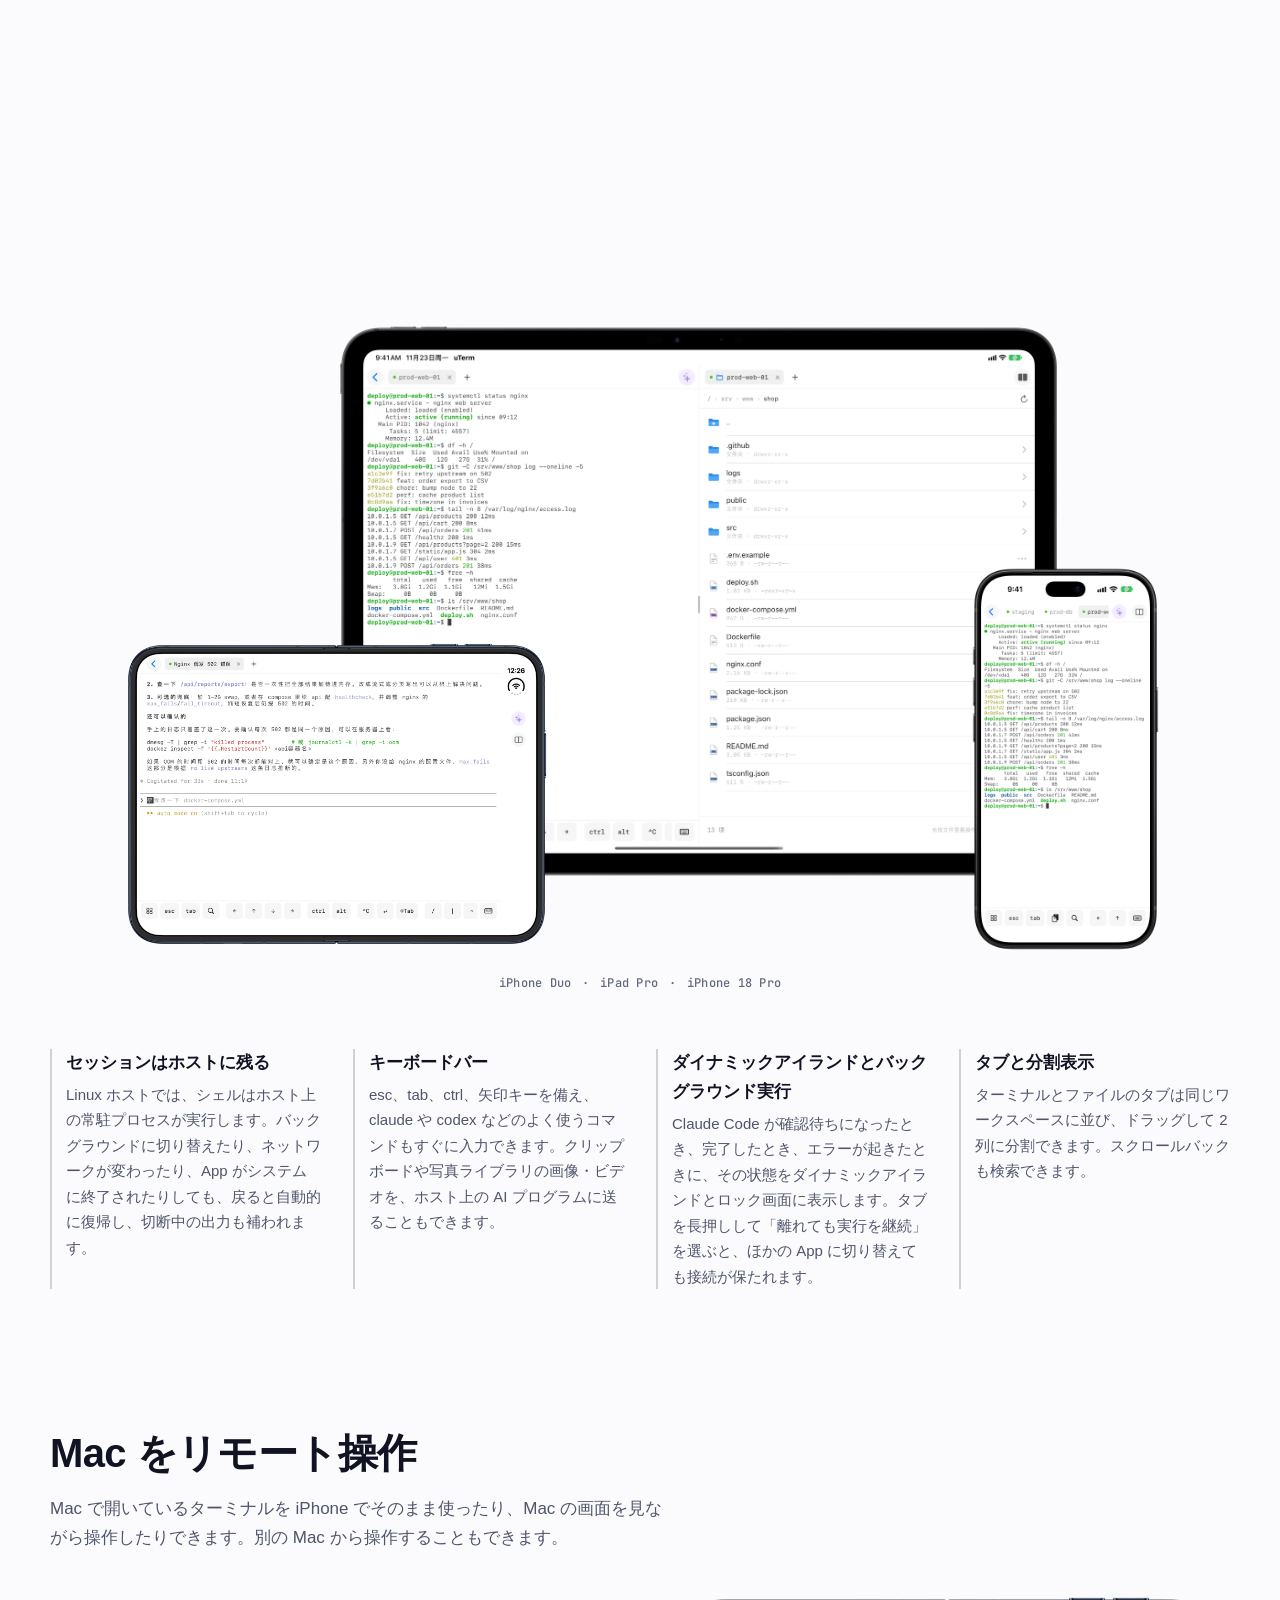
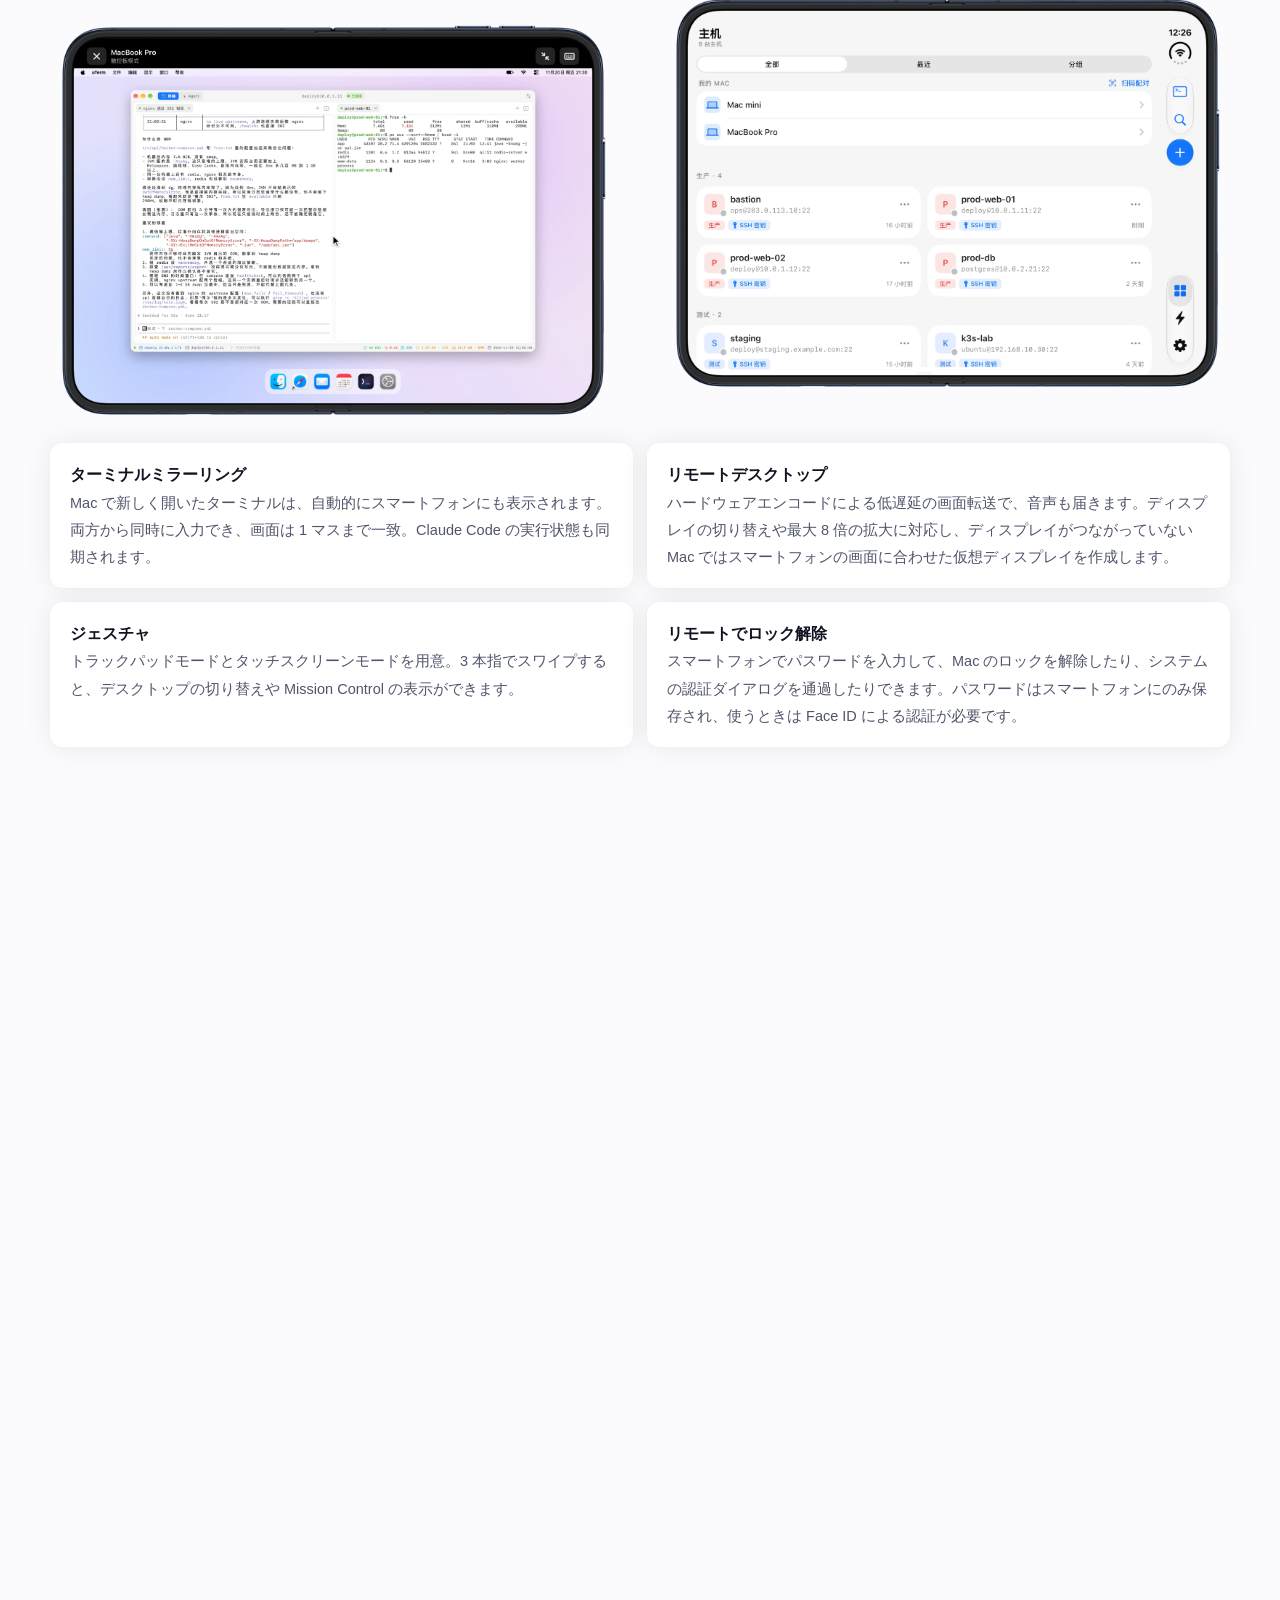
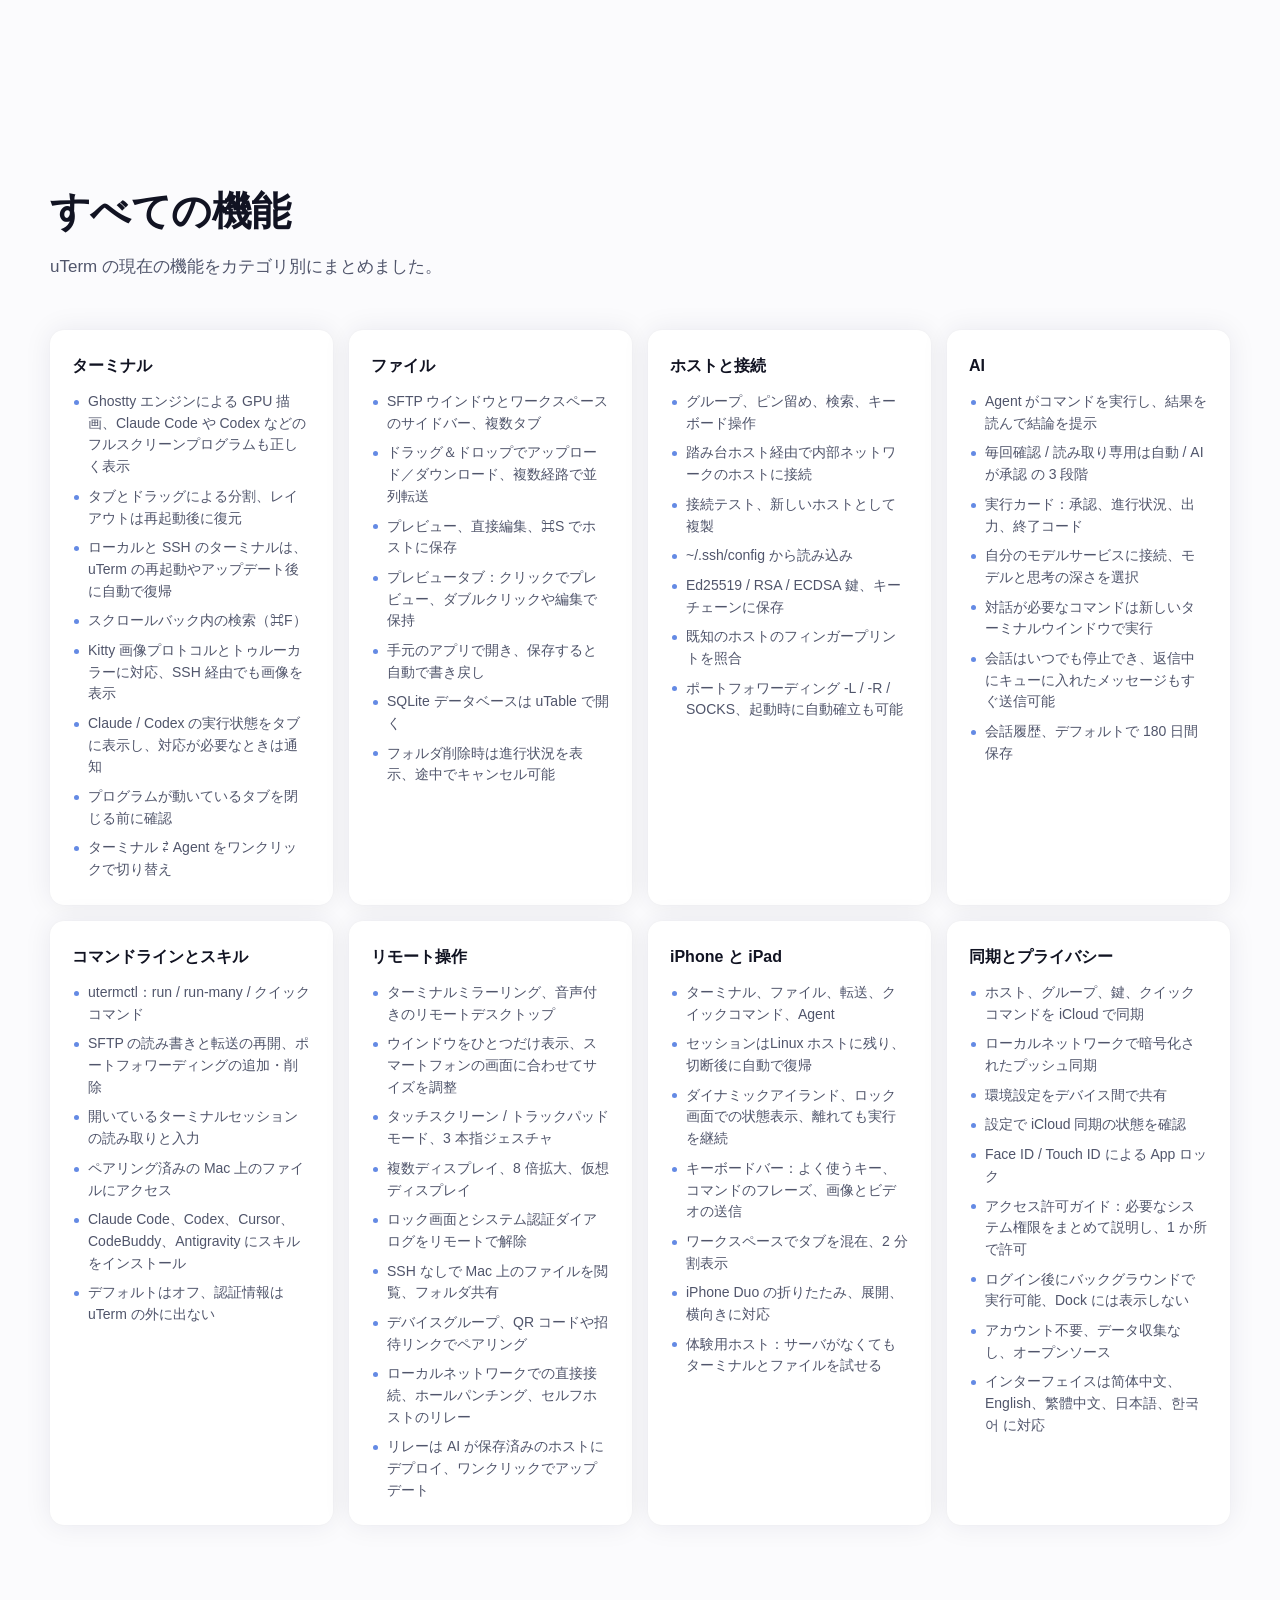
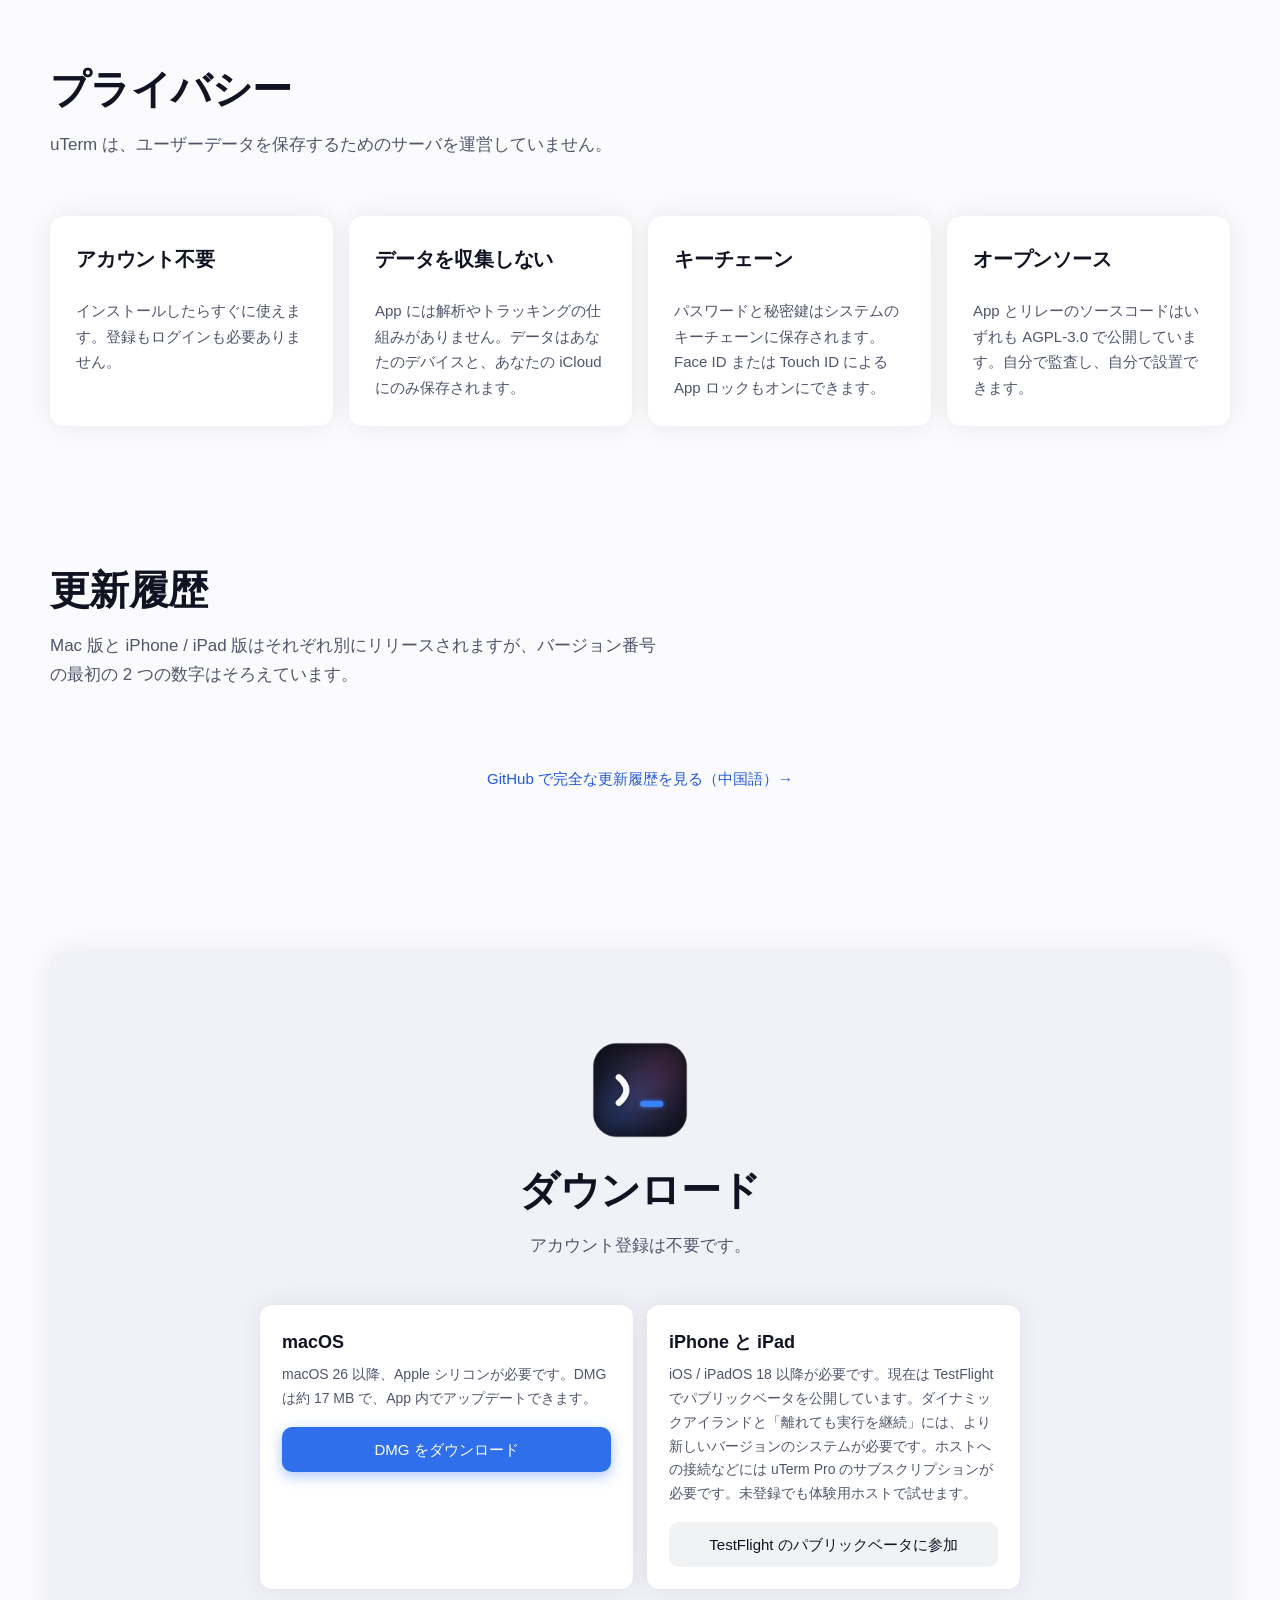
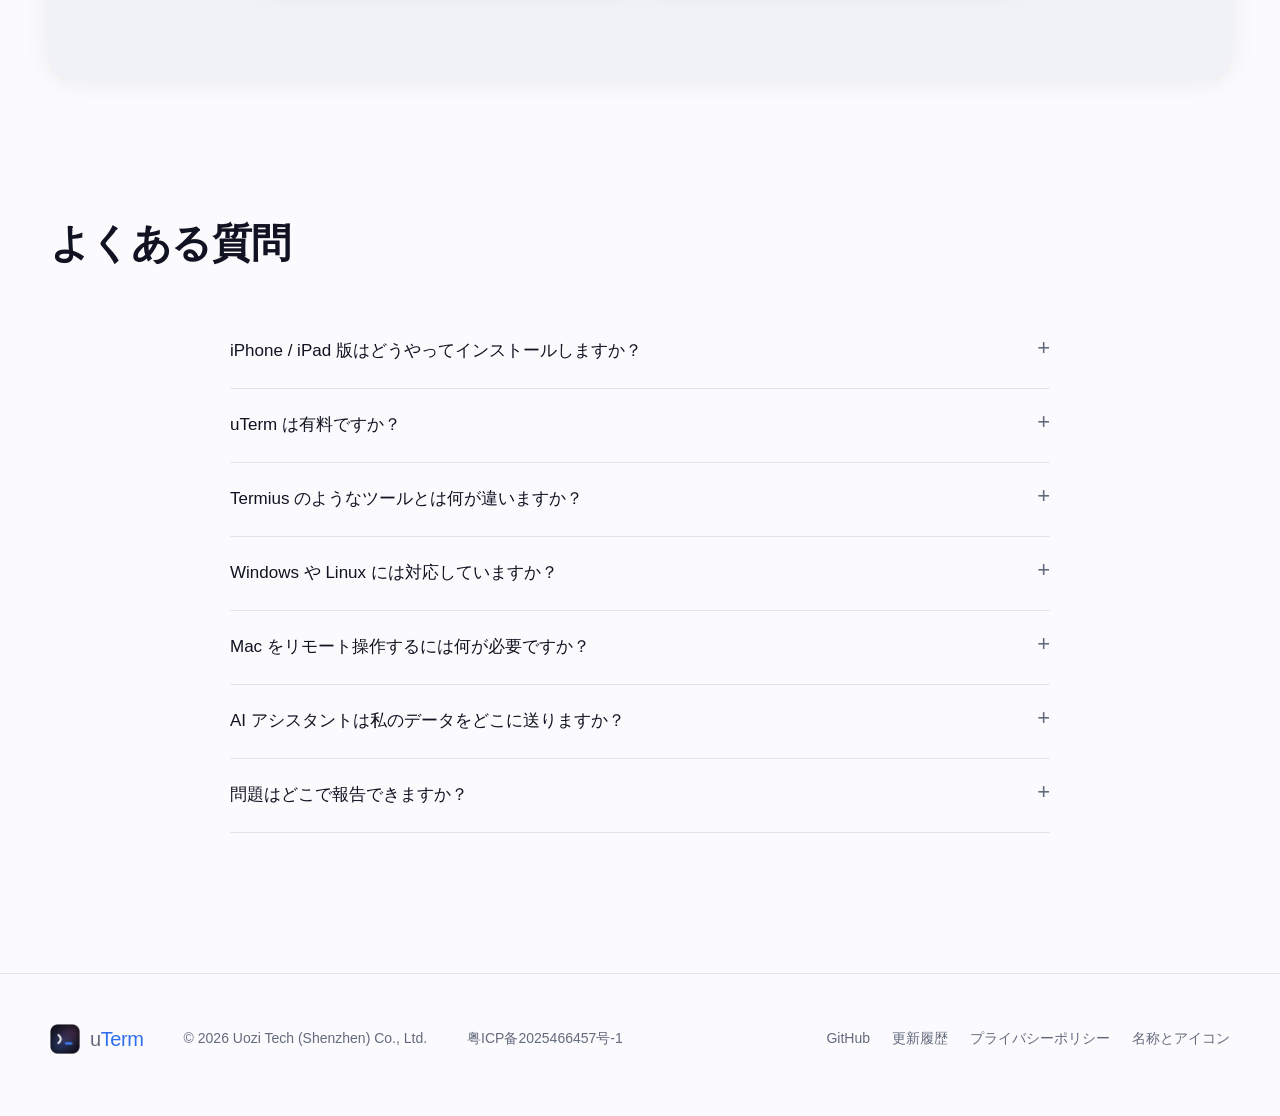
<file: ja/index.html>
<!doctype html>
<html lang="ja" data-base="../" data-theme="light">
<head>
  <meta charset="utf-8">
  <meta name="viewport" content="width=device-width, initial-scale=1, viewport-fit=cover">
  <title>uTerm：Mac と iPhone のための SSH ターミナル</title>
  <meta name="description" content="uTerm は macOS と iOS / iPadOS のための SSH ターミナルです。SFTP、ポートフォワーディング、鍵の管理、複数ホストでの並列実行、AI アシスタントを備え、iPhone から Mac をリモート操作することもできます。オープンソースで、登録は不要です。">
  <meta name="theme-color" content="#fbfbfd">
  <script>
    // 默认日间；用户切过就记住。放在 head 里，首帧就是对的主题，不闪。
    (function () {
      var t = null;
      try { t = localStorage.getItem("uterm-theme"); } catch (e) {}
      document.documentElement.dataset.theme = t === "dark" ? "dark" : "light";
    })();
  </script>
  <link rel="alternate" hreflang="zh-Hans" href="https://uterm.uozi.com/">
  <link rel="alternate" hreflang="en" href="https://uterm.uozi.com/en/">
  <link rel="alternate" hreflang="zh-Hant" href="https://uterm.uozi.com/zh-hant/">
  <link rel="alternate" hreflang="ja" href="https://uterm.uozi.com/ja/">
  <link rel="alternate" hreflang="ko" href="https://uterm.uozi.com/ko/">
  <link rel="alternate" hreflang="x-default" href="https://uterm.uozi.com/en/">
  <script>
    // 第一次打开中文首页、浏览器又不是简体中文时，跳到对应语言；用户在页脚选过语言就照用户的。
    (function () {
      if (document.documentElement.lang !== "zh-CN") return;
      var saved = null;
      try { saved = localStorage.getItem("uterm-lang"); } catch (e) {}
      if (saved === "zh") return;
      var pick = saved;
      if (!pick) {
        var langs = navigator.languages || [navigator.language || ""];
        for (var i = 0; i < langs.length && !pick; i++) {
          var l = String(langs[i]).toLowerCase();
          if (/^zh-(hant|tw|hk|mo)/.test(l)) pick = "zh-hant";
          else if (/^zh/.test(l)) pick = "zh";
          else if (/^ja/.test(l)) pick = "ja";
          else if (/^ko/.test(l)) pick = "ko";
          else if (/^en/.test(l)) pick = "en";
        }
        if (!pick) pick = "en";
      }
      if (pick !== "zh") location.replace(pick + "/" + location.hash);
    })();
  </script>
  <meta property="og:title" content="uTerm：Mac と iPhone のための SSH ターミナル">
  <meta property="og:description" content="SSH ターミナル、SFTP、ポートフォワーディング、複数ホストでの並列実行、AI アシスタント。そして iPhone から Mac をリモート操作。">
  <meta property="og:image" content="assets/icon-1024.png">
  <link rel="icon" href="../assets/favicon.png">
  <link rel="apple-touch-icon" href="../assets/icon-256.png">
  <link rel="preconnect" href="https://fonts.googleapis.com">
  <link rel="preconnect" href="https://fonts.gstatic.com" crossorigin>
  <link href="https://fonts.googleapis.com/css2?family=JetBrains+Mono:wght@400;500;700&display=swap" rel="stylesheet">
  <link rel="stylesheet" href="../styles.css?v=32">
</head>
<body>

<header class="nav" id="nav">
  <div class="wrap">
    <a class="brand" href="#top" aria-label="uTerm ホーム">
      <img src="../assets/icon-256.png" alt="">
      <span class="wordmark">u<b>Term</b></span>
    </a>
    <nav class="nav-links" aria-label="ページナビゲーション">
      <a href="#terminal">ターミナル</a>
      <a href="#toolbox">ツール</a>
      <a href="#mobile">iPhone</a>
      <a href="#remote">リモート操作</a>
      <a href="#ai">AI</a>
      <a href="#features">すべての機能</a>
      <a href="#privacy">プライバシー</a>
      <a href="#changelog">更新履歴</a>
      <a href="#faq">よくある質問</a>
    </nav>
    <div class="nav-cta">
      <a class="btn btn-ghost btn-sm" href="https://github.com/uozi-tech/uTerm" target="_blank" rel="noopener">
        <svg viewBox="0 0 24 24" fill="currentColor" aria-hidden="true"><path d="M12 .5a11.5 11.5 0 0 0-3.64 22.41c.58.1.79-.25.79-.56v-2c-3.2.7-3.88-1.37-3.88-1.37-.52-1.33-1.28-1.69-1.28-1.69-1.04-.71.08-.7.08-.7 1.15.08 1.76 1.19 1.76 1.19 1.03 1.76 2.69 1.25 3.35.96.1-.75.4-1.25.73-1.54-2.56-.29-5.25-1.28-5.25-5.68 0-1.26.45-2.28 1.19-3.09-.12-.29-.52-1.46.11-3.05 0 0 .97-.31 3.17 1.18a11 11 0 0 1 5.77 0c2.2-1.49 3.17-1.18 3.17-1.18.63 1.59.23 2.76.11 3.05.74.81 1.19 1.83 1.19 3.09 0 4.41-2.7 5.38-5.27 5.67.41.36.78 1.06.78 2.14v3.17c0 .31.21.67.8.56A11.5 11.5 0 0 0 12 .5Z"/></svg>
        GitHub
      </a>
      <button class="theme-toggle" id="themeToggle" type="button" aria-label="ライト / ダークを切り替え">
        <svg class="sun" viewBox="0 0 24 24" fill="none" stroke="currentColor" stroke-width="2" stroke-linecap="round" aria-hidden="true"><circle cx="12" cy="12" r="4"/><path d="M12 2v2M12 20v2M4.9 4.9l1.4 1.4M17.7 17.7l1.4 1.4M2 12h2M20 12h2M4.9 19.1l1.4-1.4M17.7 6.3l1.4-1.4"/></svg>
        <svg class="moon" viewBox="0 0 24 24" fill="none" stroke="currentColor" stroke-width="2" stroke-linecap="round" stroke-linejoin="round" aria-hidden="true"><path d="M20 14.5A8 8 0 0 1 9.5 4a8 8 0 1 0 10.5 10.5Z"/></svg>
      </button>
      <div class="lang-switch" id="langSwitch" data-i18n="skip">
        <button class="lang-btn" type="button" aria-label="Language" aria-expanded="false" aria-controls="langMenu">
          <svg viewBox="0 0 24 24" fill="none" stroke="currentColor" stroke-width="2" stroke-linecap="round" aria-hidden="true"><circle cx="12" cy="12" r="9"/><path d="M3 12h18M12 3a14 14 0 0 1 0 18M12 3a14 14 0 0 0 0 18"/></svg>
        </button>
        <ul class="lang-menu" id="langMenu">
          <li><a href=".././" lang="zh-Hans" hreflang="zh-Hans" data-lang="zh">简体中文</a></li>
          <li><a href="../zh-hant/" lang="zh-Hant" hreflang="zh-Hant" data-lang="zh-hant">繁體中文</a></li>
          <li><a href="../en/" lang="en" hreflang="en" data-lang="en">English</a></li>
          <li><a href="../ja/" lang="ja" hreflang="ja" data-lang="ja" aria-current="true">日本語</a></li>
          <li><a href="../ko/" lang="ko" hreflang="ko" data-lang="ko">한국어</a></li>
        </ul>
      </div>
      <a class="btn btn-primary btn-sm" href="#download">ダウンロード</a>
    </div>
  </div>
</header>

<main id="top">

  <!-- ========== Hero ========== -->
  <section class="hero">
    <div class="wrap">
      <div class="hero-copy">
        <a class="eyebrow" href="#remote">2.4 の新機能：リモートデスクトップで Mac のウインドウをひとつだけ表示 <span class="arrow">→</span></a>
        <h1>Mac と iPhone のための<br>SSH ターミナルとサーバツール</h1>
        <p class="lede">ターミナルには Ghostty エンジンを採用。ファイル管理、ポートフォワーディング、鍵、複数ホストでの並列実行、AI アシスタントをひとつの App にまとめ、iPhone から Mac をリモート操作することもできます。コードは AGPL-3.0 で公開しており、アカウント登録は不要です。</p>
        <div class="hero-actions">
          <a class="btn btn-primary" href="https://github.com/uozi-tech/uTerm/releases/latest">
            <svg viewBox="0 0 24 24" fill="currentColor" aria-hidden="true"><path d="M16.37 12.8c-.02-2.3 1.88-3.4 1.96-3.46-1.07-1.56-2.73-1.78-3.32-1.8-1.41-.14-2.76.83-3.48.83-.72 0-1.82-.81-3-.79-1.54.02-2.96.9-3.76 2.27-1.6 2.78-.41 6.9 1.15 9.16.76 1.1 1.67 2.34 2.86 2.3 1.15-.05 1.58-.74 2.97-.74 1.38 0 1.77.74 2.98.72 1.23-.02 2.01-1.12 2.76-2.23.87-1.28 1.23-2.52 1.25-2.58-.03-.01-2.4-.92-2.37-3.68ZM14.1 6.03c.63-.77 1.06-1.83.94-2.9-.91.04-2.02.61-2.67 1.37-.58.67-1.1 1.76-.96 2.8 1.02.08 2.06-.52 2.69-1.27Z"/></svg>
            macOS 版をダウンロード
          </a>
          <a class="btn btn-ghost" href="https://testflight.apple.com/join/Ep8bfaZT">iPhone / iPad 版（パブリックベータ）</a>
        </div>
        <p class="hero-meta">macOS 26 以降（Apple シリコン）· iOS / iPadOS 18 以降 · AGPL-3.0</p>
      </div>

      <div class="stage reveal">
        <img class="shot" src="../assets/shots/workspace-agent-light.webp?v=14" data-shot="workspace-agent" width="1600" height="1000"
             alt="uTerm のワークスペースウインドウ：左にリモートファイル、中央にターミナル、右に AI アシスタント">
        <div class="phone"><img src="../assets/shots/ios-terminal-light.webp?v=14" data-shot="ios-terminal" width="3093" height="2247"
             alt="iPhone Duo 上の uTerm ターミナルとキーボードバー"></div>
      </div>
    </div>
  </section>

  <!-- ========== 终端 ========== -->
  <section class="section" id="terminal">
    <div class="wrap">
      <div class="split">
        <div class="reveal">
          <h2>ターミナル</h2>
          <p class="sub">ターミナルは Ghostty エンジンにより GPU で描画されます。大量の出力でもスクロールは滑らかで、Claude Code や Codex などのフルスクリーンプログラムも Ghostty と同じように表示されます。</p>
          <ul class="points">
            <li>
              <div><h3>タブと分割表示</h3><p>タブをドラッグするだけで画面を分割。再起動しても元のレイアウトに戻ります。</p></div>
            </li>
            <li>
              <div><h3>再起動してもターミナルはそのまま</h3><p>ローカルのターミナルは独立したプロセスが保持します。uTerm のアップデート後や予期せず終了した後に開き直しても、ターミナル内のプログラムは動き続けます。</p></div>
            </li>
            <li>
              <div><h3>切断されても自動で復帰</h3><p>iPhone では、シェルは Linux ホスト上で動き続けます。再接続すると自動的に復帰し、切断中の出力も補われます。</p></div>
            </li>
          </ul>
        </div>
        <div class="reveal">
          <img class="shot" src="../assets/shots/workspace-split-light.webp?v=14" data-shot="workspace-split" width="1600" height="1000"
               alt="左右に分割したターミナル：片側で Claude Code、もう片側でメモリを確認">
        </div>
      </div>
    </div>
  </section>

  <!-- ========== 工具箱 ========== -->
  <section class="section" id="toolbox">
    <div class="wrap">
      <div class="head reveal">
        <h2>ファイル、転送、鍵、一括実行</h2>
        <p class="sub">サーバ管理でよく使うツールを、ターミナルと同じ場所に。</p>
      </div>

      <div class="bento">
        <article class="card c-3 reveal">
          <div><h3>SFTP ウインドウ</h3><p>独立したファイルウインドウ。複数タブ、ドラッグ＆ドロップによるアップロード／ダウンロード、複数経路での並列転送に対応します。ファイルは手元のアプリで開け、保存するとホストに自動で書き戻されます。SQLite データベースは uTable で開けます。</p></div>
          <div class="crop"><img src="../assets/shots/sftp-window-light.webp?v=14" data-shot="sftp-window" alt="SFTP ウインドウ：2 つのタブで /etc/nginx を閲覧"></div>
        </article>
        <article class="card c-3 reveal">
          <div><h3>プレビューと編集</h3><p>リモートファイルをワークスペースで開いて、シンタックスハイライト、Markdown、画像をプレビュー。編集したら ⌘S でホストに保存できます。ターミナルは同じウインドウの下部にあります。</p></div>
          <div class="crop"><img src="../assets/shots/workspace-preview-light.webp?v=14" data-shot="workspace-preview" alt="ワークスペースで開いた nginx.conf と、その下のターミナル"></div>
        </article>
        <article class="card c-3 reveal">
          <div><h3>ポートフォワーディング</h3><p>ローカル、リモート、SOCKS のフォワーディングに対応。すべてのホストのルールをひとつのパネルで管理でき、uTerm の起動時に自動で確立するよう設定することもできます。</p></div>
          <div class="crop"><img src="../assets/shots/forward-global-light.webp?v=14" data-shot="forward-global" alt="グローバルポートフォワーディングのウインドウ"></div>
        </article>
        <article class="card c-3 reveal">
          <div><h3>複数ホストでの並列実行</h3><p>選んだホストで同じコマンドを同時に実行し、出力はホストごとに分けて表示。バックグラウンドに回すこともできます。エラーが出たホストは、AI に調査を引き継げます。</p></div>
          <div class="crop"><img src="../assets/shots/parallel-shell-light.webp?v=14" data-shot="parallel-shell" alt="並列実行ウインドウ：6 台のホストのディスク使用量"></div>
        </article>
        <article class="card c-3 reveal">
          <div><h3>ホストとグループ</h3><p>ホストは用途ごとにグループ分けでき、ピン留めや検索もできます。新規作成時に接続をテストできるほか、既存のホストを複製したり、~/.ssh/config から読み込んだりすることもできます。</p></div>
          <div class="crop"><img src="../assets/shots/welcome-hosts-light.webp?v=14" data-shot="welcome-hosts" alt="ようこそウインドウのホスト一覧"></div>
        </article>
        <article class="card c-3 reveal">
          <div><h3>クイックコマンド</h3><p>よく使うコマンドを保存して、対象のホストを指定。実行履歴は 30 日間保存されます。やりたいことを説明するだけで、AI に実行させることもできます。</p></div>
          <div class="crop"><img src="../assets/shots/welcome-commands-light.webp?v=14" data-shot="welcome-commands" alt="ようこそウインドウのクイックコマンドライブラリ"></div>
        </article>
        <article class="card c-2 reveal">
          <div><h3>踏み台ホスト</h3><p>内部ネットワークのホストには踏み台ホスト経由で接続できます。ホストのフォームで保存済みのホストから 1 台を選ぶと、ターミナル、ファイル、ポートフォワーディング、並列実行のすべてがそのホストを経由します。</p></div>
          <div class="crop"><img src="../assets/shots/host-jump-light.webp?v=14" data-shot="host-jump" width="1080" height="748" loading="lazy" alt="ホスト編集フォーム：踏み台ホストをオンにして bastion を選択"></div>
        </article>
        <article class="card c-2 reveal">
          <div><h3>鍵</h3><p>Ed25519、RSA、ECDSA の鍵を生成またはインポートでき、パスフレーズ付きの秘密鍵にも対応します。鍵はキーチェーンに保存され、iCloud キーチェーンで同期されます。</p></div>
          <div class="crop"><img src="../assets/shots/keys-light.webp?v=14" data-shot="keys" alt="鍵の管理ウインドウ"></div>
        </article>
        <article class="card c-2 reveal">
          <div><h3>既知のホストのフィンガープリント</h3><p>初回接続時にホストのフィンガープリントを照合し、変わっていれば接続をブロックします。保存済みのフィンガープリントはここで確認・削除できます。</p></div>
          <div class="crop"><img src="../assets/shots/known-hosts-light.webp?v=14" data-shot="known-hosts" alt="既知のホストのフィンガープリント一覧"></div>
        </article>
      </div>
    </div>
  </section>

  <!-- ========== iPhone 与 iPad ========== -->
  <section class="section" id="mobile">
    <div class="wrap">
      <div class="head reveal">
        <h2>iPhone と iPad</h2>
        <p class="sub">ターミナル、ファイル、ポートフォワーディング、クイックコマンド、AI アシスタントは iPhone と iPad でも使えます。ホストと鍵は iCloud で同期。iPhone Duo では、開いたときや横向きにしたときに大画面向けのレイアウトになります。</p>
      </div>

      <!-- 三台设备叠成一组：iPad 在后，Duo 和 iPhone 压在它的两个下角；大小按真实比例（Apple 的营销准则：多台设备一起出现时保持相对大小）。 -->
      <div class="lineup reveal">
        <div class="lineup-devices">
          <figure class="phone ipad">
            <img src="../assets/shots/ios-ipad-split-light.webp?v=14" data-shot="ios-ipad-split" width="1600" height="1227" loading="lazy" alt="横向きの iPad Pro：ターミナルとリモートファイルを並べて表示">
          </figure>
          <figure class="phone duo">
            <img src="../assets/shots/ios-terminal-light.webp?v=14" data-shot="ios-terminal" width="3093" height="2247" loading="lazy" alt="横向きの iPhone Duo：ターミナルで Claude Code を実行中">
          </figure>
          <figure class="phone iphone">
            <img src="../assets/shots/ios-iphone-terminal-light.webp?v=14" data-shot="ios-iphone-terminal" width="900" height="1840" loading="lazy" alt="iPhone 18 Pro 上の uTerm ターミナルとキーボードバー">
          </figure>
        </div>
        <p class="lineup-names" data-i18n="skip"><span>iPhone Duo</span><span>iPad Pro</span><span>iPhone 18 Pro</span></p>
      </div>

      <ul class="points cols reveal">
        <li>
          <div><h3>セッションはホストに残る</h3><p>Linux ホストでは、シェルはホスト上の常駐プロセスが実行します。バックグラウンドに切り替えたり、ネットワークが変わったり、App がシステムに終了されたりしても、戻ると自動的に復帰し、切断中の出力も補われます。</p></div>
        </li>
        <li>
          <div><h3>キーボードバー</h3><p>esc、tab、ctrl、矢印キーを備え、claude や codex などのよく使うコマンドもすぐに入力できます。クリップボードや写真ライブラリの画像・ビデオを、ホスト上の AI プログラムに送ることもできます。</p></div>
        </li>
        <li>
          <div><h3>ダイナミックアイランドとバックグラウンド実行</h3><p>Claude Code が確認待ちになったとき、完了したとき、エラーが起きたときに、その状態をダイナミックアイランドとロック画面に表示します。タブを長押しして「離れても実行を継続」を選ぶと、ほかの App に切り替えても接続が保たれます。</p></div>
        </li>
        <li>
          <div><h3>タブと分割表示</h3><p>ターミナルとファイルのタブは同じワークスペースに並び、ドラッグして 2 列に分割できます。スクロールバックも検索できます。</p></div>
        </li>
      </ul>
    </div>
  </section>

  <!-- ========== 远程控制 ========== -->
  <section class="section" id="remote">
    <div class="wrap">
      <div class="head reveal">
        <h2>Mac をリモート操作</h2>
        <p class="sub">Mac で開いているターミナルを iPhone でそのまま使ったり、Mac の画面を見ながら操作したりできます。別の Mac から操作することもできます。</p>
      </div>

      <div class="phones reveal">
        <div class="phone"><img src="../assets/shots/ios-remote-desktop-light.webp?v=14" data-shot="ios-remote-desktop" width="3093" height="2247" alt="横向きの iPhone Duo：リモートデスクトップで Mac の画面を表示"></div>
        <div class="phone"><img src="../assets/shots/ios-hosts-light.webp?v=14" data-shot="ios-hosts" width="3093" height="2247" alt="横向きの iPhone Duo：ホスト画面の「マイ Mac」"></div>
      </div>

      <div class="feature-list reveal">
        <div><b>ターミナルミラーリング</b><span>Mac で新しく開いたターミナルは、自動的にスマートフォンにも表示されます。両方から同時に入力でき、画面は 1 マスまで一致。Claude Code の実行状態も同期されます。</span></div>
        <div><b>リモートデスクトップ</b><span>ハードウェアエンコードによる低遅延の画面転送で、音声も届きます。ディスプレイの切り替えや最大 8 倍の拡大に対応し、ディスプレイがつながっていない Mac ではスマートフォンの画面に合わせた仮想ディスプレイを作成します。</span></div>
        <div><b>ジェスチャ</b><span>トラックパッドモードとタッチスクリーンモードを用意。3 本指でスワイプすると、デスクトップの切り替えや Mission Control の表示ができます。</span></div>
        <div><b>リモートでロック解除</b><span>スマートフォンでパスワードを入力して、Mac のロックを解除したり、システムの認証ダイアログを通過したりできます。パスワードはスマートフォンにのみ保存され、使うときは Face ID による認証が必要です。</span></div>
        <div><b>Mac 上のファイル</b><span>SSH を有効にしなくても、ペアリング済みの Mac 上のファイルを閲覧、アップロード、ダウンロードできます。手元のフォルダを操作先の Mac に共有することもでき、デフォルトでは読み取り専用です。</span></div>
        <div><b>Mac から Mac を操作</b><span>別の Mac から操作するときも、画面、ターミナル、単一ウインドウの表示を同じように使えます。</span></div>
        <div><b>デバイスグループ</b><span>スマートフォン、タブレット、Mac を同じデバイスグループに入れておけば、新しいデバイスはグループ内のどれか 1 台で承認するだけで追加できます。1 台ずつペアリングする必要はありません。</span></div>
        <div><b>招待でペアリング</b><span>Mac に QR コードまたは招待リンクを表示し、スマートフォンで読み取るか、別の Mac にリンクを貼り付けるだけでペアリングできます。招待にはリレーの設定を含められるので、Apple アカウントやネットワークが違っていてもペアリングできます。</span></div>
        <div><b>リレーのデプロイ</b><span>設定で「AI にデプロイさせる」をクリックすると、uTerm スキルを入れた AI ツールが保存済みのホストにリレーをインストールし、設定を読み込んで接続を確認します。コマンドひとつでインストールすることもできます。新しいバージョンが出たら、設定からワンクリックでアップデートできます。</span></div>
        <div><b>アップデートしても切れない</b><span>リモート操作は独立したバックグラウンドプロセスで動作します。Mac 上の uTerm がアップデートされたり予期せず終了したりしても、確立済みの接続には影響しません。</span></div>
      </div>

      <div class="winmode reveal" id="winmode">
        <div>
          <span class="tag">2.4 の新機能</span>
          <h3>ウインドウモード</h3>
          <p class="lead">Mac 上のウインドウをひとつだけ表示します。Mac はそのウインドウをスマートフォンの画面に合うサイズに変更し、内容もそれに合わせてレイアウトし直されます。終了すると、ウインドウは元のサイズに戻ります。</p>
          <ul class="points">
            <li>
              <div><h3>文字サイズ</h3><p>「最も鮮明」では Mac のピクセルとスマートフォンのピクセルが 1 対 1 で対応し、「標準」では文字が Mac 上と同じ大きさになります。さらに大きくすることもできます。</p></div>
            </li>
            <li>
              <div><h3>タッチスクリーンモード</h3><p>目的の場所を直接タップ。1 本指でドラッグするとスクロール、長押ししてからドラッグするとドラッグ操作、2 本指でタップすると右クリックになります。</p></div>
            </li>
            <li>
              <div><h3>独立したキーボードとマウス</h3><p>入力はそのウインドウに直接送られ、Mac のポインタは動きません。ウインドウがほかのウインドウに隠れていても操作でき、Mac の前にいる人は自分のキーボードとマウスを同時に使えます。</p></div>
            </li>
            <li>
              <div><h3>最前面に保つ</h3><p>ウインドウが隠れていると、macOS は再描画を止めてしまいます。この設定をオンにすると、表示している間はそのウインドウが常に最前面に置かれます。</p></div>
            </li>
          </ul>
        </div>
      </div>

      <div class="paths reveal">
        <div class="path"><header>ローカルネットワークで直接接続</header><p>同じネットワーク内では直接つながるので、遅延が最も小さくなります。</p></div>
        <div class="path"><header>ピアツーピア接続</header><p>同じネットワークにいないときは、まずホールパンチングによる直接接続を試みます。サーバは経由しません。</p></div>
        <div class="path"><header>セルフホストのリレー</header><p>直接接続できないときは、自分のリレーを経由して転送します。リレーは AI に任せて保存済みのホストへデプロイできます。リレーは暗号化されたデータを中継するだけで、内容を読み取ることはできません。</p></div>
      </div>
    </div>
  </section>

  <!-- ========== AI ========== -->
  <section class="section" id="ai">
    <div class="wrap">
      <div class="split flip">
        <div class="reveal">
          <h2>AI アシスタント</h2>
          <p class="sub">アシスタントは現在のホスト上でコマンドを実行し、結果を読んでから次の手順を決めます。各コマンドは、設定した安全レベルに従って確認されてから実行されます。</p>
          <ul class="points">
            <li>
              <div><h3>安全レベル</h3><p>「毎回確認」「読み取り専用は自動」「AI が承認」から選べます。機密性の高い操作や、リスクを判断できないコマンドは、常に人による確認が必要です。</p></div>
            </li>
            <li>
              <div><h3>モデルサービス</h3><p>自分の API キーで Anthropic、OpenAI、または互換 API に接続でき、モデルと思考の深さを選べます。</p></div>
            </li>
            <li>
              <div><h3>ほかの AI コーディングツールからも使える</h3><p>設定から Claude Code、Codex、Cursor、CodeBuddy、Antigravity に uTerm スキルをインストールできます。これらのツールは uTerm を通じて保存済みのホストを使い、コマンドの実行、ファイルの転送、トンネルの確立を行います。パスワードを渡す必要はありません。</p></div>
            </li>
          </ul>
          <!-- 在别的 AI 编程工具里用 uTerm 技能：一段对话的文字记录（命令和输出的格式照 utermctl 的真实输出写）。 -->
          <div class="code chat">
            <header data-i18n="skip">Claude Code</header>
            <div class="chat-body">
              <p class="chat-line chat-user"><span class="pr">&gt;</span> <span class="fl">/uterm</span> web ホスト 2 台のディスクはあとどれくらい空いていますか？</p>
              <p class="chat-line chat-tool" data-i18n="skip"><span class="pr">⏺</span> Bash(utermctl run-many <span class="nb">-H prod-web-01</span> <span class="nb">-H prod-web-02</span> <span class="nb">--format table</span> <span class="nb">-- df -h /)</span></p>
<pre data-i18n="skip">  ⎿ ── prod-web-01  exit=0  184ms
     Filesystem      Size  Used Avail Use% Mounted on
     /dev/vda1        80G   71G  9.0G  89% /
     ── prod-web-02  exit=0  201ms
     Filesystem      Size  Used Avail Use% Mounted on
     /dev/vda1        80G   32G   48G  40% /</pre>
              <p class="chat-line chat-reply"><span class="mk">⏺</span> prod-web-01 は 89% 使用済みで、残りは 9 GB です。prod-web-02 は 40% です。prod-web-01 で何が容量を使っているか調べましょうか？</p>
            </div>
          </div>
        </div>
        <div class="reveal">
          <img class="shot agent" src="../assets/shots/agent-panel-light.webp?v=14" data-shot="agent-panel"
               alt="ワークスペース右側の AI アシスタント：2 つのコマンドを実行して結論を提示">

        </div>
      </div>
    </div>
  </section>

  <!-- ========== 全部功能 ========== -->
  <section class="section" id="features">
    <div class="wrap">
      <div class="head reveal">
        <h2>すべての機能</h2>
        <p class="sub">uTerm の現在の機能をカテゴリ別にまとめました。</p>
      </div>
      <div class="all-features">
        <div class="feature-group reveal"><h3>ターミナル</h3><ul><li>Ghostty エンジンによる GPU 描画、Claude Code や Codex などのフルスクリーンプログラムも正しく表示</li><li>タブとドラッグによる分割、レイアウトは再起動後に復元</li><li>ローカルと SSH のターミナルは、uTerm の再起動やアップデート後に自動で復帰</li><li>スクロールバック内の検索（⌘F）</li><li>Kitty 画像プロトコルとトゥルーカラーに対応、SSH 経由でも画像を表示</li><li>Claude / Codex の実行状態をタブに表示し、対応が必要なときは通知</li><li>プログラムが動いているタブを閉じる前に確認</li><li>ターミナル ⇄ Agent をワンクリックで切り替え</li></ul></div>
        <div class="feature-group reveal"><h3>ファイル</h3><ul><li>SFTP ウインドウとワークスペースのサイドバー、複数タブ</li><li>ドラッグ＆ドロップでアップロード／ダウンロード、複数経路で並列転送</li><li>プレビュー、直接編集、⌘S でホストに保存</li><li>プレビュータブ：クリックでプレビュー、ダブルクリックや編集で保持</li><li>手元のアプリで開き、保存すると自動で書き戻し</li><li>SQLite データベースは uTable で開く</li><li>フォルダ削除時は進行状況を表示、途中でキャンセル可能</li></ul></div>
        <div class="feature-group reveal"><h3>ホストと接続</h3><ul><li>グループ、ピン留め、検索、キーボード操作</li><li>踏み台ホスト経由で内部ネットワークのホストに接続</li><li>接続テスト、新しいホストとして複製</li><li>~/.ssh/config から読み込み</li><li>Ed25519 / RSA / ECDSA 鍵、キーチェーンに保存</li><li>既知のホストのフィンガープリントを照合</li><li>ポートフォワーディング -L / -R / SOCKS、起動時に自動確立も可能</li></ul></div>
        <div class="feature-group reveal"><h3>AI</h3><ul><li>Agent がコマンドを実行し、結果を読んで結論を提示</li><li>毎回確認 / 読み取り専用は自動 / AI が承認 の 3 段階</li><li>実行カード：承認、進行状況、出力、終了コード</li><li>自分のモデルサービスに接続、モデルと思考の深さを選択</li><li>対話が必要なコマンドは新しいターミナルウインドウで実行</li><li>会話はいつでも停止でき、返信中にキューに入れたメッセージもすぐ送信可能</li><li>会話履歴、デフォルトで 180 日間保存</li></ul></div>
        <div class="feature-group reveal"><h3>コマンドラインとスキル</h3><ul><li>utermctl：run / run-many / クイックコマンド</li><li>SFTP の読み書きと転送の再開、ポートフォワーディングの追加・削除</li><li>開いているターミナルセッションの読み取りと入力</li><li>ペアリング済みの Mac 上のファイルにアクセス</li><li>Claude Code、Codex、Cursor、CodeBuddy、Antigravity にスキルをインストール</li><li>デフォルトはオフ、認証情報は uTerm の外に出ない</li></ul></div>
        <div class="feature-group reveal"><h3>リモート操作</h3><ul><li>ターミナルミラーリング、音声付きのリモートデスクトップ</li><li>ウインドウをひとつだけ表示、スマートフォンの画面に合わせてサイズを調整</li><li>タッチスクリーン / トラックパッドモード、3 本指ジェスチャ</li><li>複数ディスプレイ、8 倍拡大、仮想ディスプレイ</li><li>ロック画面とシステム認証ダイアログをリモートで解除</li><li>SSH なしで Mac 上のファイルを閲覧、フォルダ共有</li><li>デバイスグループ、QR コードや招待リンクでペアリング</li><li>ローカルネットワークでの直接接続、ホールパンチング、セルフホストのリレー</li><li>リレーは AI が保存済みのホストにデプロイ、ワンクリックでアップデート</li></ul></div>
        <div class="feature-group reveal"><h3>iPhone と iPad</h3><ul><li>ターミナル、ファイル、転送、クイックコマンド、Agent</li><li>セッションはLinux ホストに残り、切断後に自動で復帰</li><li>ダイナミックアイランド、ロック画面での状態表示、離れても実行を継続</li><li>キーボードバー：よく使うキー、コマンドのフレーズ、画像とビデオの送信</li><li>ワークスペースでタブを混在、2 分割表示</li><li>iPhone Duo の折りたたみ、展開、横向きに対応</li><li>体験用ホスト：サーバがなくてもターミナルとファイルを試せる</li></ul></div>
        <div class="feature-group reveal"><h3>同期とプライバシー</h3><ul><li>ホスト、グループ、鍵、クイックコマンドを iCloud で同期</li><li>ローカルネットワークで暗号化されたプッシュ同期</li><li>環境設定をデバイス間で共有</li><li>設定で iCloud 同期の状態を確認</li><li>Face ID / Touch ID による App ロック</li><li>アクセス許可ガイド：必要なシステム権限をまとめて説明し、1 か所で許可</li><li>ログイン後にバックグラウンドで実行可能、Dock には表示しない</li><li>アカウント不要、データ収集なし、オープンソース</li><li>インターフェイスは简体中文、English、繁體中文、日本語、한국어 に対応</li></ul></div>
      </div>
    </div>
  </section>

  <!-- ========== 隐私 ========== -->
  <section class="section" id="privacy">
    <div class="wrap">
      <div class="head reveal">
        <h2>プライバシー</h2>
        <p class="sub">uTerm は、ユーザーデータを保存するためのサーバを運営していません。</p>
      </div>
      <div class="trust">
        <article class="card reveal">
          <h3>アカウント不要</h3><p>インストールしたらすぐに使えます。登録もログインも必要ありません。</p>
        </article>
        <article class="card reveal">
          <h3>データを収集しない</h3><p>App には解析やトラッキングの仕組みがありません。データはあなたのデバイスと、あなたの iCloud にのみ保存されます。</p>
        </article>
        <article class="card reveal">
          <h3>キーチェーン</h3><p>パスワードと秘密鍵はシステムのキーチェーンに保存されます。Face ID または Touch ID による App ロックもオンにできます。</p>
        </article>
        <article class="card reveal">
          <h3>オープンソース</h3><p>App とリレーのソースコードはいずれも AGPL-3.0 で公開しています。自分で監査し、自分で設置できます。</p>
        </article>
      </div>
    </div>
  </section>

  <!-- ========== 更新日志（scripts/sync-changelog.py 从 CHANGELOG.md 生成） ========== -->
  <section class="section" id="changelog">
    <div class="wrap">
      <div class="head reveal">
        <h2>更新履歴</h2>
        <p class="sub">Mac 版と iPhone / iPad 版はそれぞれ別にリリースされますが、バージョン番号の最初の 2 つの数字はそろえています。</p>
      </div>
      <div class="releases">
        <!-- changelog:start -->
        <!-- changelog:end -->
      </div>
      <p class="center more-link"><a href="https://github.com/uozi-tech/uTerm/blob/main/CHANGELOG.md" target="_blank" rel="noopener">GitHub で完全な更新履歴を見る（中国語）→</a></p>
    </div>
  </section>

  <!-- ========== 下载 ========== -->
  <section id="download">
    <div class="wrap">
      <div class="download reveal">
        <img src="../assets/icon-1024.png" alt="uTerm アイコン">
        <h2>ダウンロード</h2>
        <p class="sub" style="margin-inline:auto">アカウント登録は不要です。</p>
        <div class="platforms">
          <div class="platform">
            <h3>macOS</h3>
            <p>macOS 26 以降、Apple シリコンが必要です。DMG は約 17 MB で、App 内でアップデートできます。</p>
            <a class="btn btn-primary" href="https://github.com/uozi-tech/uTerm/releases/latest">DMG をダウンロード</a>
          </div>
          <div class="platform">
            <h3>iPhone と iPad</h3>
            <p>iOS / iPadOS 18 以降が必要です。現在は TestFlight でパブリックベータを公開しています。ダイナミックアイランドと「離れても実行を継続」には、より新しいバージョンのシステムが必要です。ホストへの接続などには uTerm Pro のサブスクリプションが必要です。未登録でも体験用ホストで試せます。</p>
            <a class="btn btn-ghost" href="https://testflight.apple.com/join/Ep8bfaZT">TestFlight のパブリックベータに参加</a>
          </div>
        </div>
      </div>
    </div>
  </section>

  <!-- ========== FAQ ========== -->
  <section class="section" id="faq">
    <div class="wrap">
      <div class="head reveal"><h2>よくある質問</h2></div>
      <div class="faq reveal">
        <details><summary>iPhone / iPad 版はどうやってインストールしますか？</summary><p>現在は TestFlight でパブリックベータを公開しています。iPhone または iPad に TestFlight をインストールしてから<a href="https://testflight.apple.com/join/Ep8bfaZT" target="_blank" rel="noopener">招待リンク</a>を開いて参加してください。以降のベータ版は自動で配信されます。</p></details>
        <details><summary>uTerm は有料ですか？</summary><p>Mac 版にサブスクリプションは必要ありません。iPhone / iPad 版では、ホストへの接続、リモートファイルを開く操作、Mac のリモート操作、クイックコマンドの実行に uTerm Pro のサブスクリプションが必要です。月額または年額で、年額プランは最初の 1 週間が無料です。価格は App 内の表示をご確認ください。ホスト一覧の表示、設定の変更、体験用ホストの利用にサブスクリプションは必要ありません。TestFlight 版のサブスクリプションは Apple のサンドボックス環境で処理されるため、実際には課金されません。</p></details>
        <details><summary>Termius のようなツールとは何が違いますか？</summary><p>uTerm はアカウント不要で、データはあなた自身の iCloud を通じて同期され、第三者のサーバを経由しません。Mac と iOS のネイティブ App で、コマンドを実行できる AI アシスタントを内蔵し、スマートフォンから Mac のターミナルや画面をリモート操作することもできます。</p></details>
        <details><summary>Windows や Linux には対応していますか？</summary><p>現在対応しているのは macOS（Apple シリコン）と iOS / iPadOS のみです。サーバ側に要件はなく、SSH でログインできるホストならどれにでも接続できます。</p></details>
        <details><summary>Mac をリモート操作するには何が必要ですか？</summary><p>Mac とスマートフォンの両方に uTerm をインストールしてください。初回のペアリングでは、スマートフォンに表示される確認コードを Mac に入力します。同じローカルネットワーク内では直接接続し、別のネットワークからはまずピアツーピア接続を試みます。失敗した場合は、自分で設置したリレーを経由します。リレーは設定から AI に任せて保存済みのホストへデプロイできるほか、コマンドひとつでインストールすることもできます。</p></details>
        <details><summary>AI アシスタントは私のデータをどこに送りますか？</summary><p>あなたが設定したモデルサービスにだけ、あなたの API キーを使って送信します。設定していなければ、何も送信しません。</p></details>
        <details><summary>問題はどこで報告できますか？</summary><p><a href="https://github.com/uozi-tech/uTerm/issues" target="_blank" rel="noopener">GitHub Issues</a> で報告してください。セキュリティ上の問題は、<a href="https://github.com/uozi-tech/uTerm/blob/main/SECURITY.md" target="_blank" rel="noopener">SECURITY.md</a> の手順に従って非公開で報告してください。</p></details>
      </div>
    </div>
  </section>
</main>

<footer>
  <div class="wrap">
    <a class="brand" href="#top"><img src="../assets/icon-256.png" alt=""><span class="wordmark">u<b>Term</b></span></a>
    <span>© 2026 Uozi Tech (Shenzhen) Co., Ltd.</span>
    <a class="beian" data-i18n="skip" href="https://beian.miit.gov.cn/" target="_blank" rel="noopener">粤ICP备2025466457号-1</a>
    <nav aria-label="フッター">
      <a href="https://github.com/uozi-tech/uTerm" target="_blank" rel="noopener">GitHub</a>
      <a href="https://github.com/uozi-tech/uTerm/blob/main/CHANGELOG.md" target="_blank" rel="noopener">更新履歴</a>
      <a href="https://github.com/uozi-tech/uTerm/blob/main/PRIVACY.md" target="_blank" rel="noopener">プライバシーポリシー</a>
      <a href="https://github.com/uozi-tech/uTerm/blob/main/TRADEMARK.md" target="_blank" rel="noopener">名称とアイコン</a>
    </nav>
  </div>
</footer>

<script src="../main.js?v=32"></script>
</body>
</html>
</file>
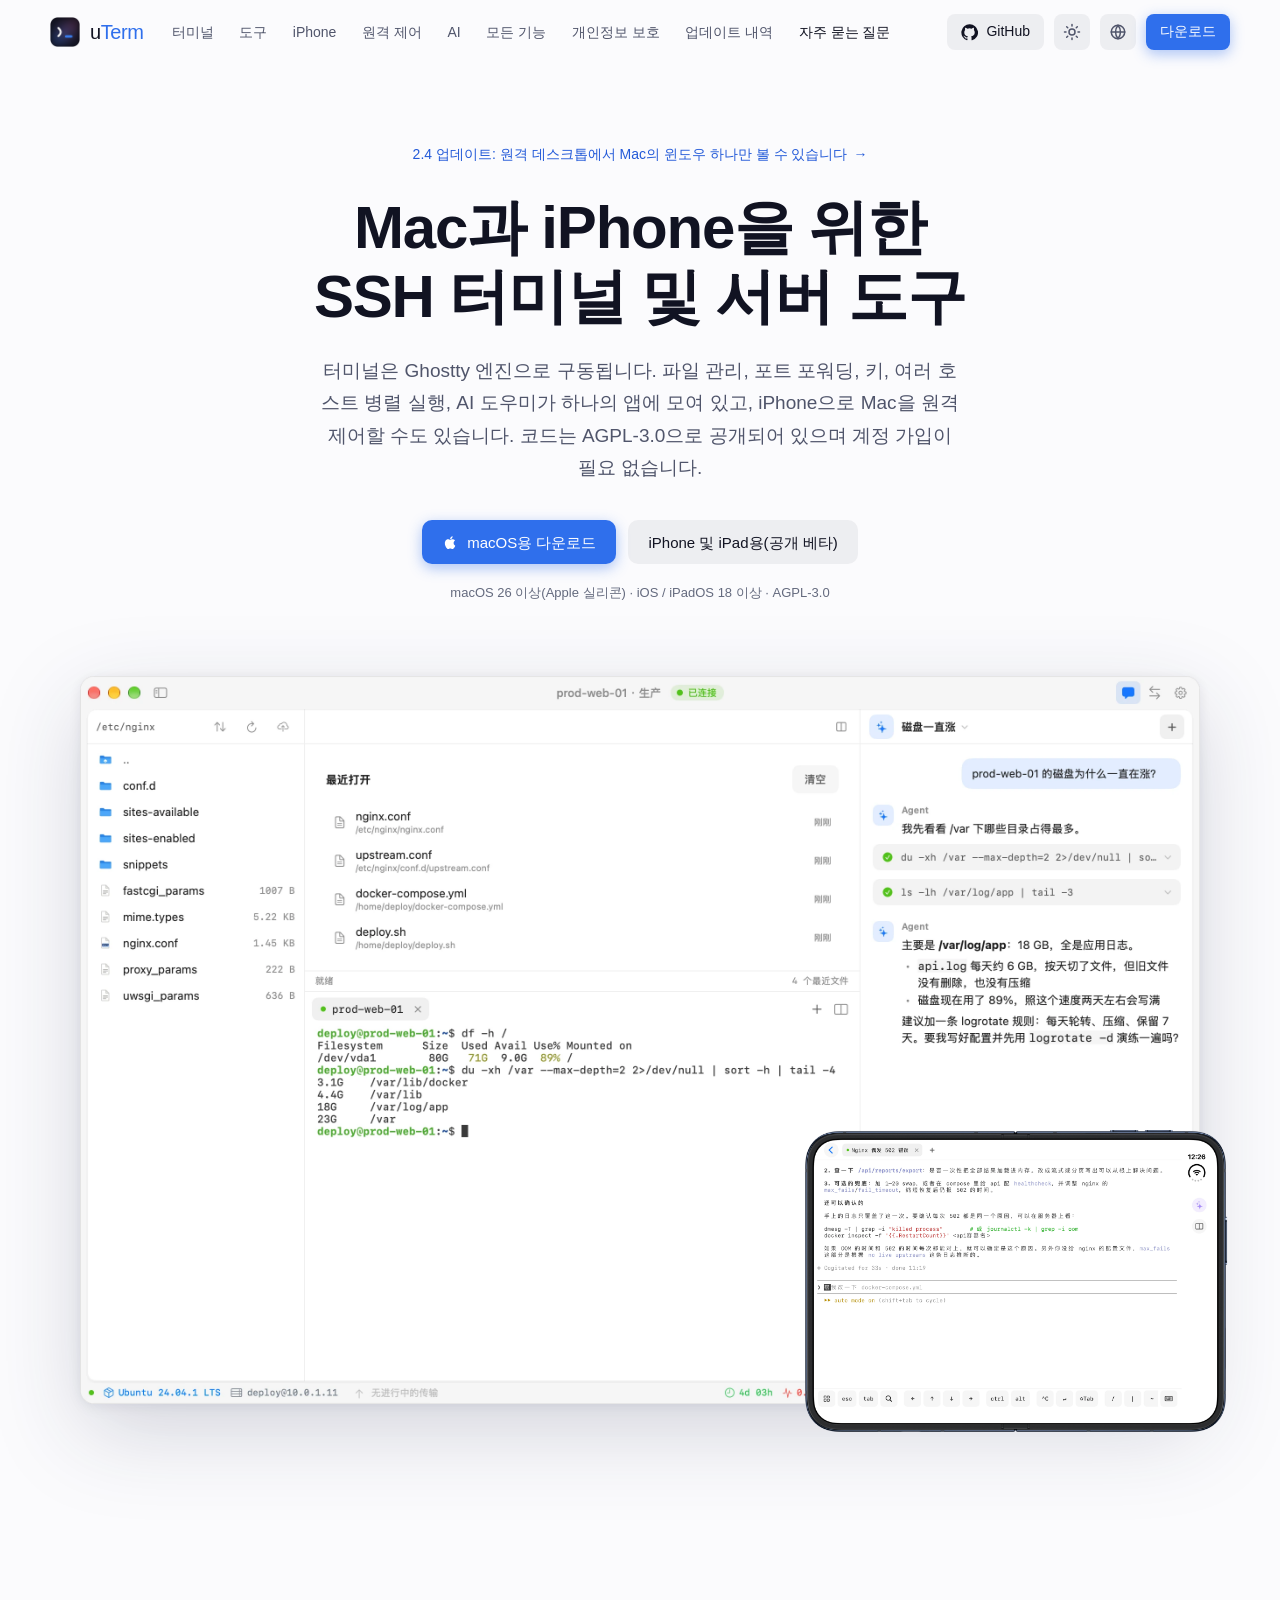
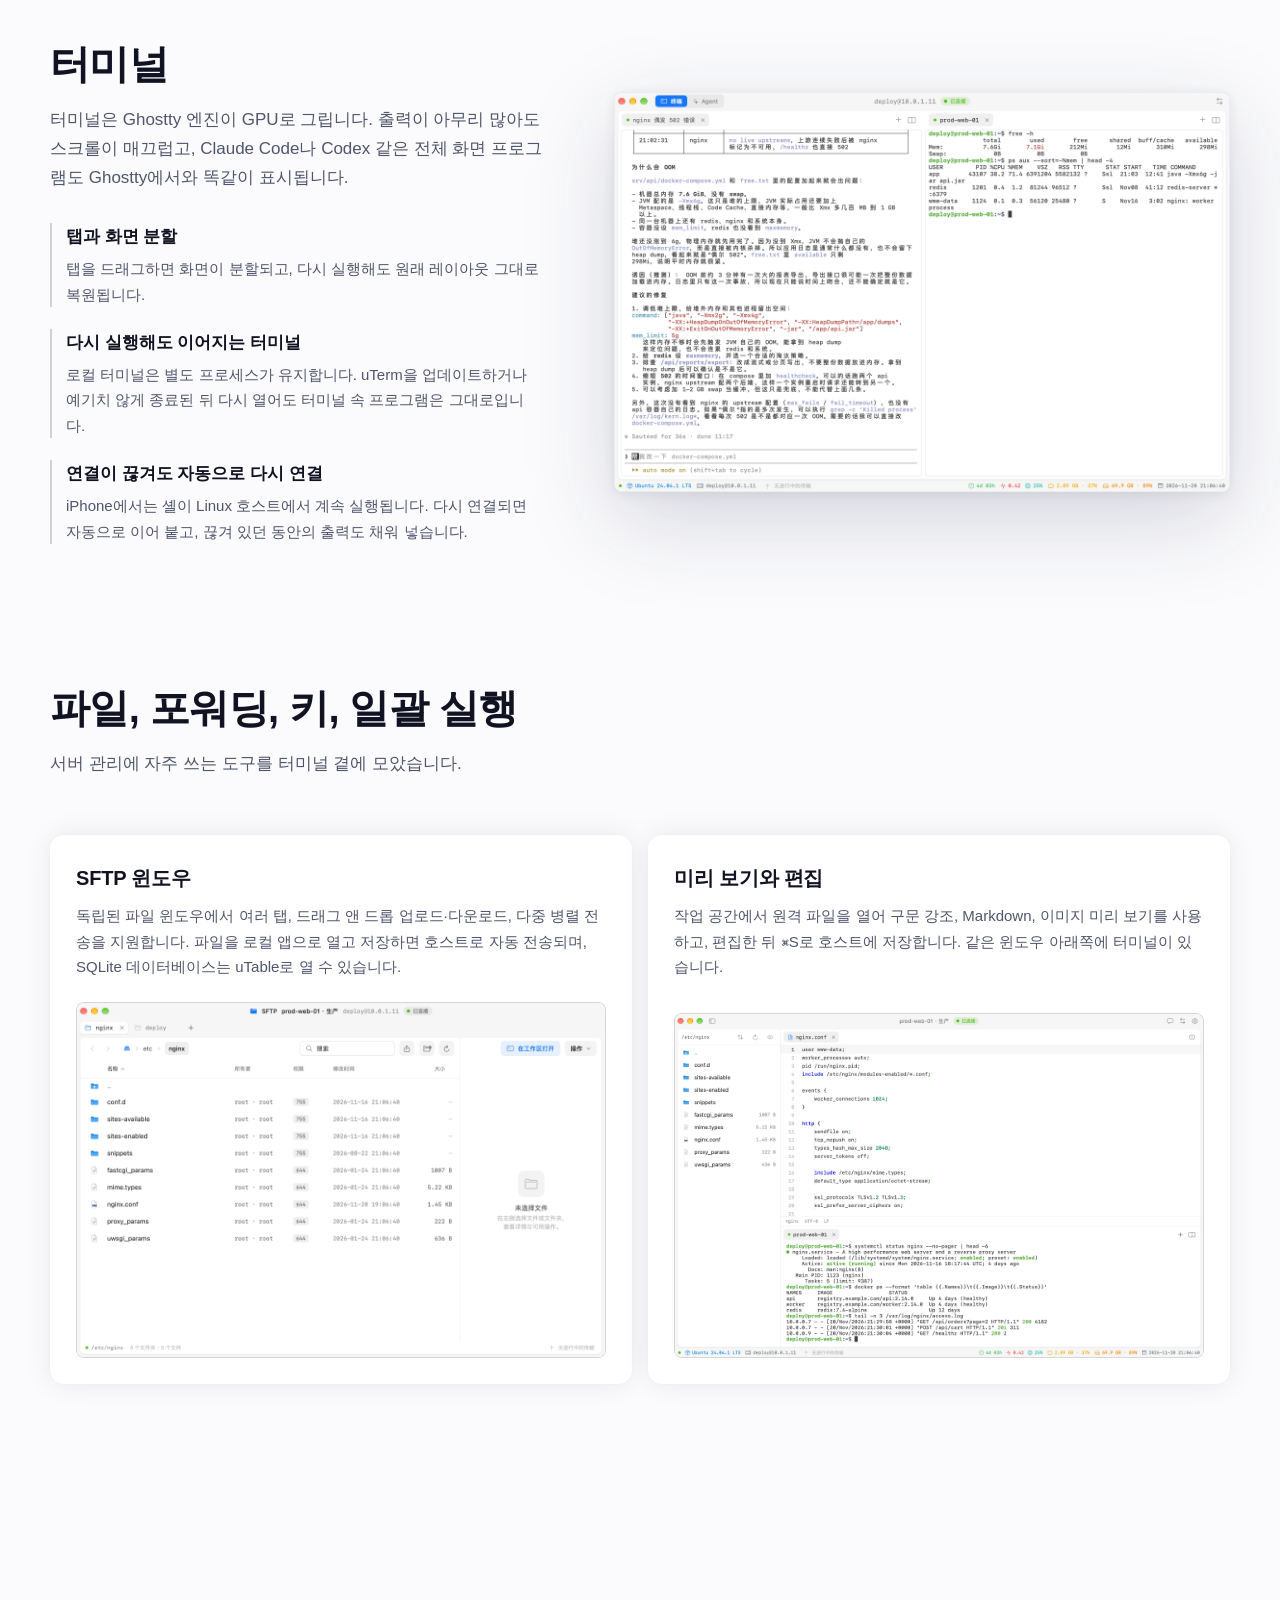
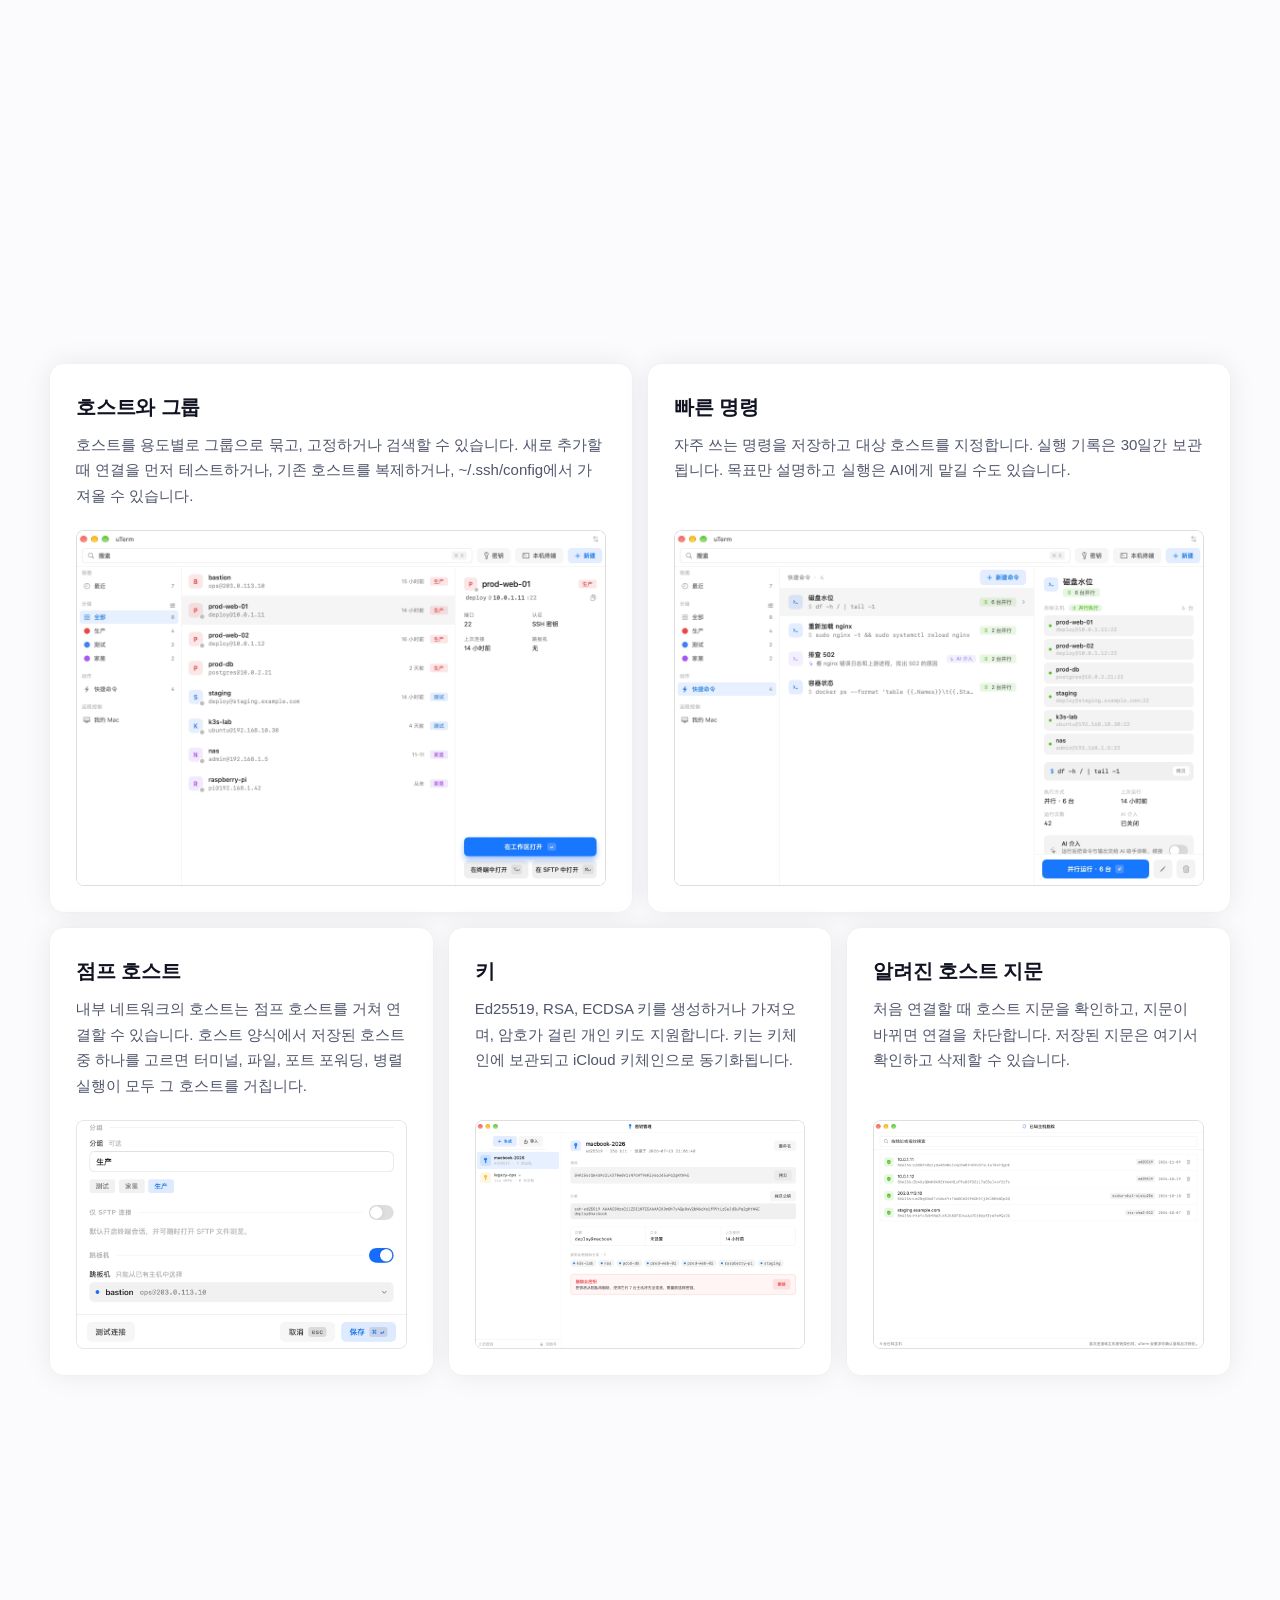
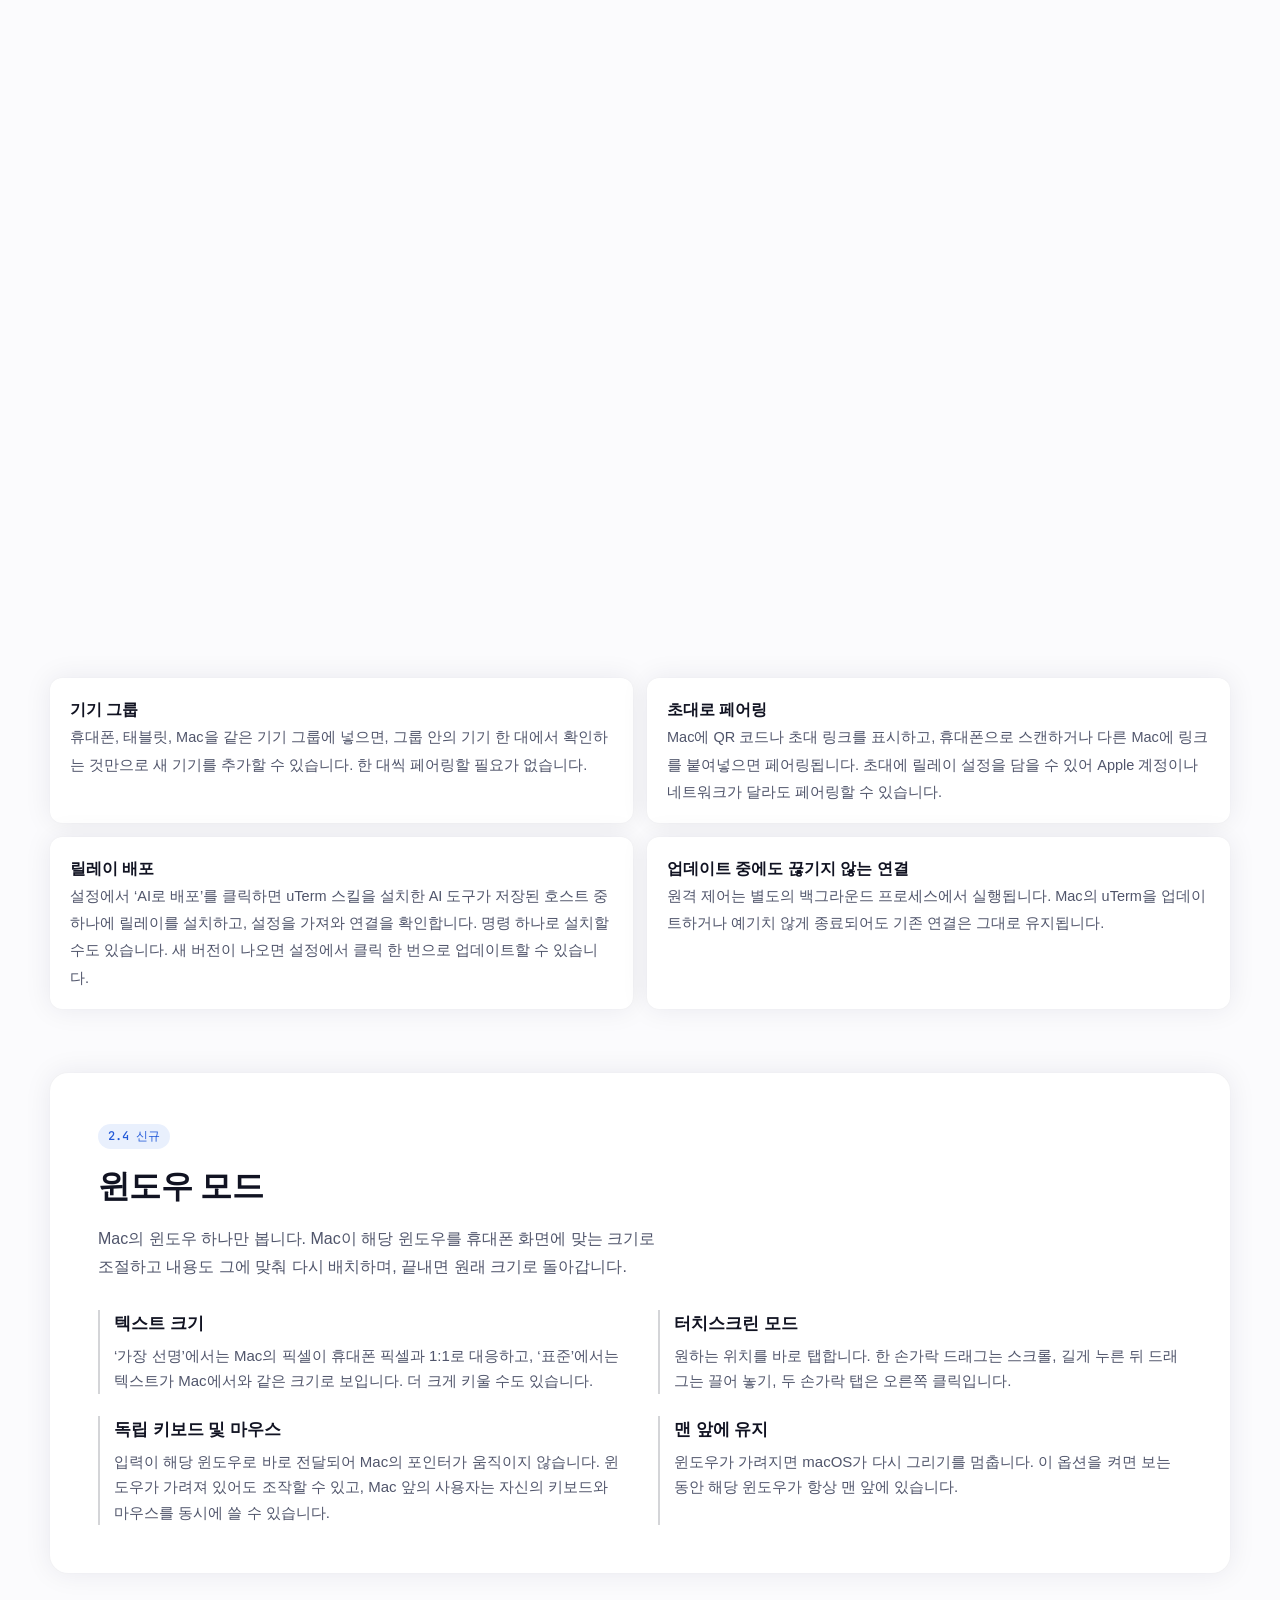
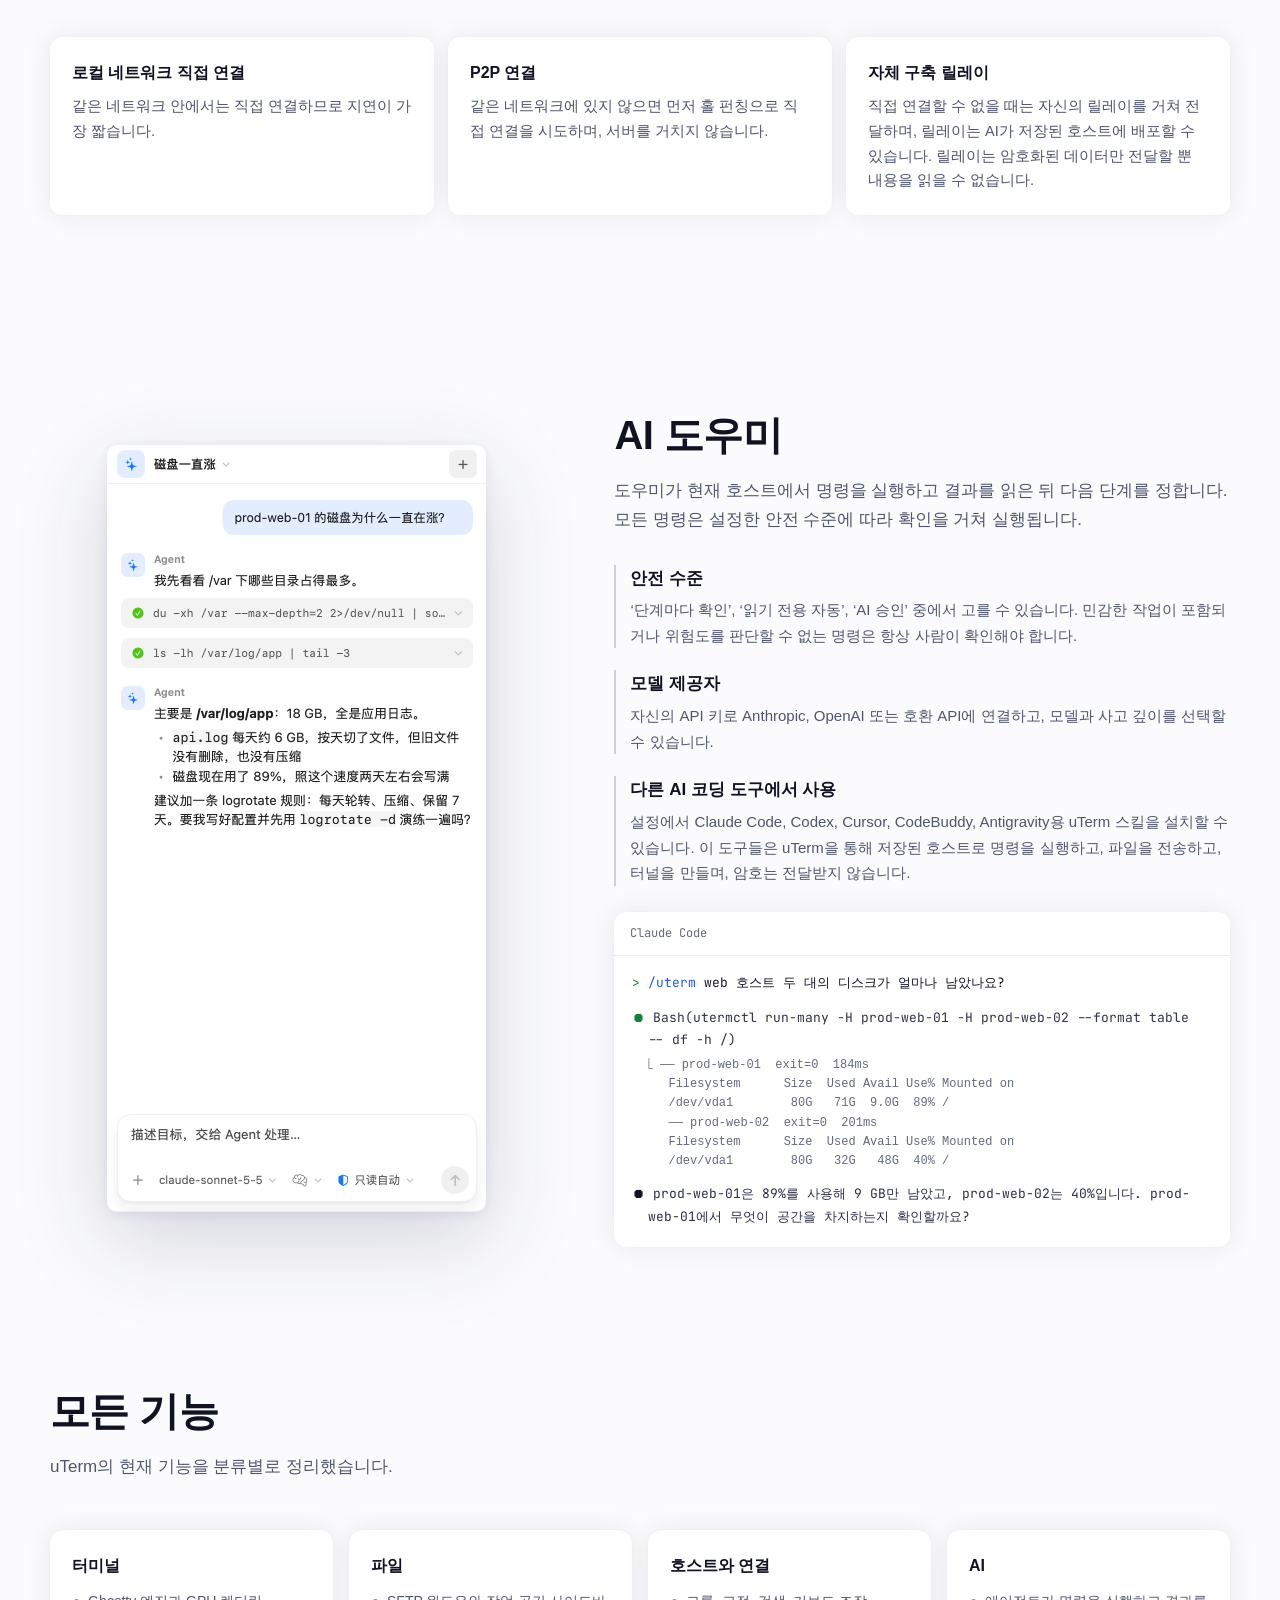
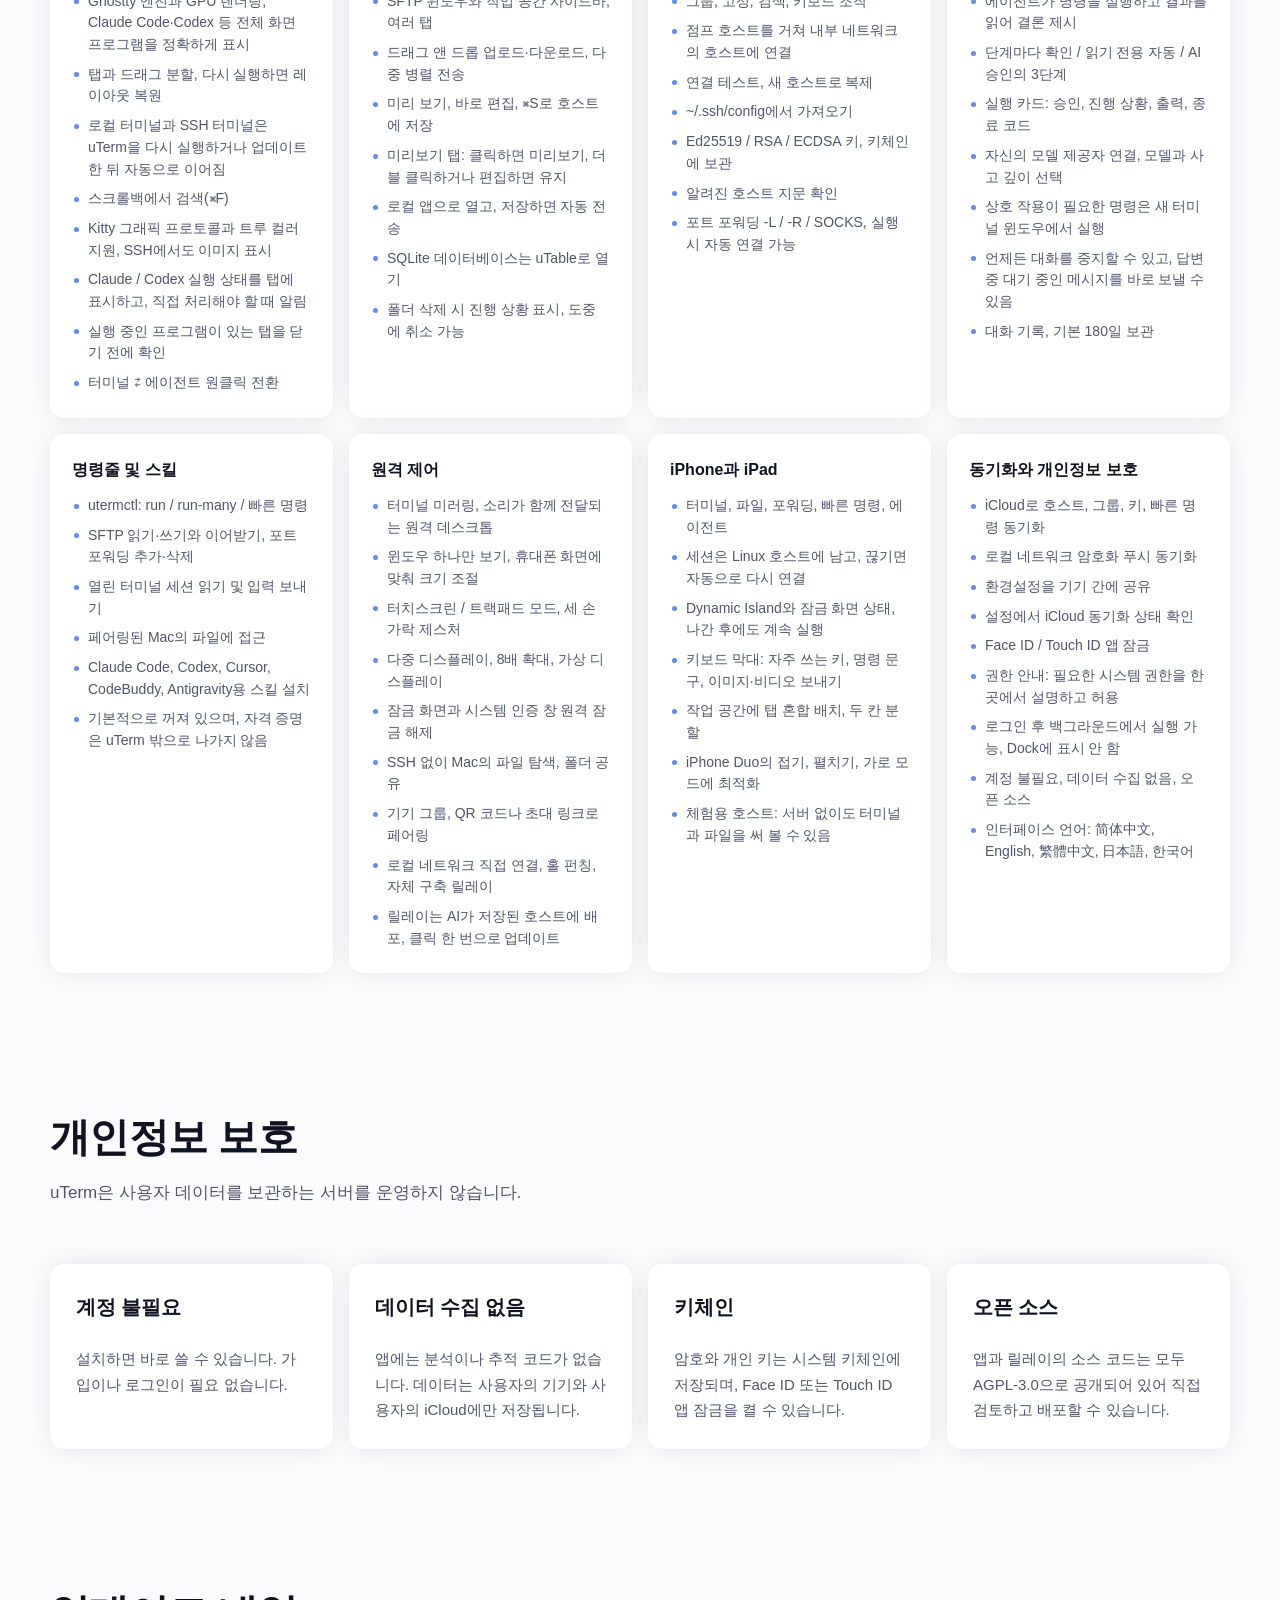
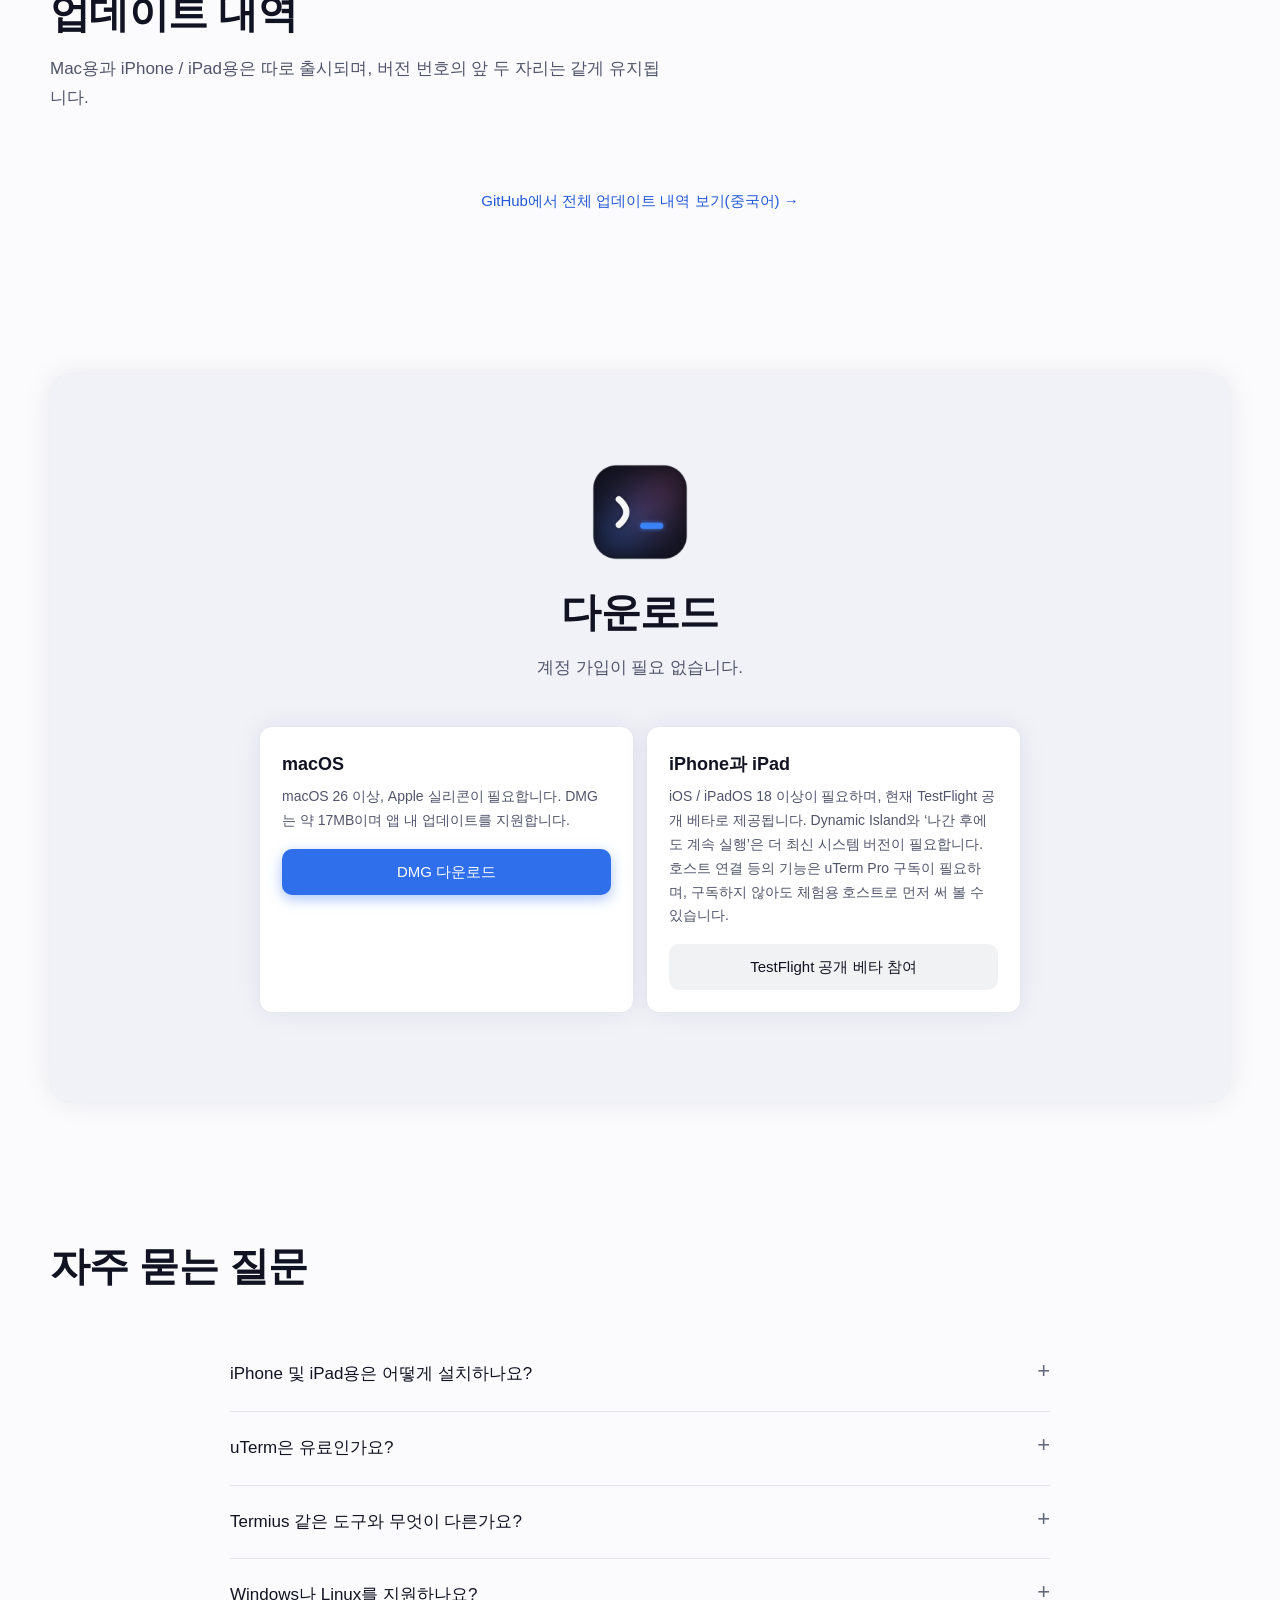
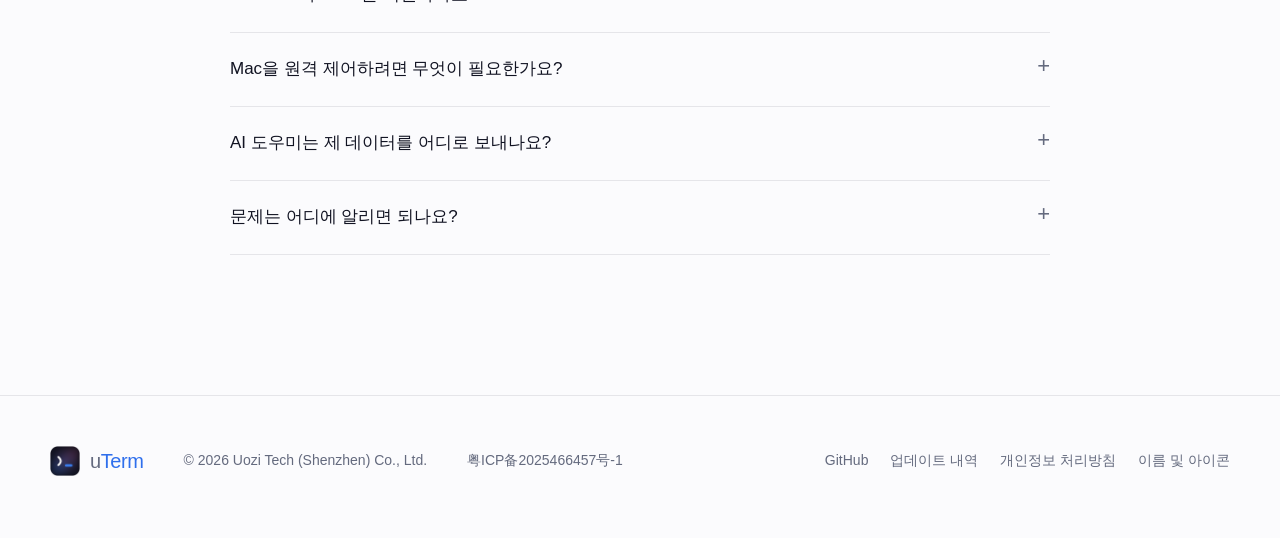
<file: ko/index.html>
<!doctype html>
<html lang="ko" data-base="../" data-theme="light">
<head>
  <meta charset="utf-8">
  <meta name="viewport" content="width=device-width, initial-scale=1, viewport-fit=cover">
  <title>uTerm: Mac과 iPhone을 위한 SSH 터미널</title>
  <meta name="description" content="uTerm은 macOS 및 iOS / iPadOS용 SSH 터미널입니다. SFTP, 포트 포워딩, 키 관리, 여러 호스트 병렬 실행, AI 도우미를 갖추었으며 iPhone으로 Mac을 원격 제어할 수도 있습니다. 오픈 소스이며 가입이 필요 없습니다.">
  <meta name="theme-color" content="#fbfbfd">
  <script>
    // 默认日间；用户切过就记住。放在 head 里，首帧就是对的主题，不闪。
    (function () {
      var t = null;
      try { t = localStorage.getItem("uterm-theme"); } catch (e) {}
      document.documentElement.dataset.theme = t === "dark" ? "dark" : "light";
    })();
  </script>
  <link rel="alternate" hreflang="zh-Hans" href="https://uterm.uozi.com/">
  <link rel="alternate" hreflang="en" href="https://uterm.uozi.com/en/">
  <link rel="alternate" hreflang="zh-Hant" href="https://uterm.uozi.com/zh-hant/">
  <link rel="alternate" hreflang="ja" href="https://uterm.uozi.com/ja/">
  <link rel="alternate" hreflang="ko" href="https://uterm.uozi.com/ko/">
  <link rel="alternate" hreflang="x-default" href="https://uterm.uozi.com/en/">
  <script>
    // 第一次打开中文首页、浏览器又不是简体中文时，跳到对应语言；用户在页脚选过语言就照用户的。
    (function () {
      if (document.documentElement.lang !== "zh-CN") return;
      var saved = null;
      try { saved = localStorage.getItem("uterm-lang"); } catch (e) {}
      if (saved === "zh") return;
      var pick = saved;
      if (!pick) {
        var langs = navigator.languages || [navigator.language || ""];
        for (var i = 0; i < langs.length && !pick; i++) {
          var l = String(langs[i]).toLowerCase();
          if (/^zh-(hant|tw|hk|mo)/.test(l)) pick = "zh-hant";
          else if (/^zh/.test(l)) pick = "zh";
          else if (/^ja/.test(l)) pick = "ja";
          else if (/^ko/.test(l)) pick = "ko";
          else if (/^en/.test(l)) pick = "en";
        }
        if (!pick) pick = "en";
      }
      if (pick !== "zh") location.replace(pick + "/" + location.hash);
    })();
  </script>
  <meta property="og:title" content="uTerm: Mac과 iPhone을 위한 SSH 터미널">
  <meta property="og:description" content="SSH 터미널, SFTP, 포트 포워딩, 여러 호스트 병렬 실행, AI 도우미, 그리고 iPhone으로 Mac 원격 제어.">
  <meta property="og:image" content="assets/icon-1024.png">
  <link rel="icon" href="../assets/favicon.png">
  <link rel="apple-touch-icon" href="../assets/icon-256.png">
  <link rel="preconnect" href="https://fonts.googleapis.com">
  <link rel="preconnect" href="https://fonts.gstatic.com" crossorigin>
  <link href="https://fonts.googleapis.com/css2?family=JetBrains+Mono:wght@400;500;700&display=swap" rel="stylesheet">
  <link rel="stylesheet" href="../styles.css?v=32">
</head>
<body>

<header class="nav" id="nav">
  <div class="wrap">
    <a class="brand" href="#top" aria-label="uTerm 홈">
      <img src="../assets/icon-256.png" alt="">
      <span class="wordmark">u<b>Term</b></span>
    </a>
    <nav class="nav-links" aria-label="페이지 내비게이션">
      <a href="#terminal">터미널</a>
      <a href="#toolbox">도구</a>
      <a href="#mobile">iPhone</a>
      <a href="#remote">원격 제어</a>
      <a href="#ai">AI</a>
      <a href="#features">모든 기능</a>
      <a href="#privacy">개인정보 보호</a>
      <a href="#changelog">업데이트 내역</a>
      <a href="#faq">자주 묻는 질문</a>
    </nav>
    <div class="nav-cta">
      <a class="btn btn-ghost btn-sm" href="https://github.com/uozi-tech/uTerm" target="_blank" rel="noopener">
        <svg viewBox="0 0 24 24" fill="currentColor" aria-hidden="true"><path d="M12 .5a11.5 11.5 0 0 0-3.64 22.41c.58.1.79-.25.79-.56v-2c-3.2.7-3.88-1.37-3.88-1.37-.52-1.33-1.28-1.69-1.28-1.69-1.04-.71.08-.7.08-.7 1.15.08 1.76 1.19 1.76 1.19 1.03 1.76 2.69 1.25 3.35.96.1-.75.4-1.25.73-1.54-2.56-.29-5.25-1.28-5.25-5.68 0-1.26.45-2.28 1.19-3.09-.12-.29-.52-1.46.11-3.05 0 0 .97-.31 3.17 1.18a11 11 0 0 1 5.77 0c2.2-1.49 3.17-1.18 3.17-1.18.63 1.59.23 2.76.11 3.05.74.81 1.19 1.83 1.19 3.09 0 4.41-2.7 5.38-5.27 5.67.41.36.78 1.06.78 2.14v3.17c0 .31.21.67.8.56A11.5 11.5 0 0 0 12 .5Z"/></svg>
        GitHub
      </a>
      <button class="theme-toggle" id="themeToggle" type="button" aria-label="라이트 / 다크 모드 전환">
        <svg class="sun" viewBox="0 0 24 24" fill="none" stroke="currentColor" stroke-width="2" stroke-linecap="round" aria-hidden="true"><circle cx="12" cy="12" r="4"/><path d="M12 2v2M12 20v2M4.9 4.9l1.4 1.4M17.7 17.7l1.4 1.4M2 12h2M20 12h2M4.9 19.1l1.4-1.4M17.7 6.3l1.4-1.4"/></svg>
        <svg class="moon" viewBox="0 0 24 24" fill="none" stroke="currentColor" stroke-width="2" stroke-linecap="round" stroke-linejoin="round" aria-hidden="true"><path d="M20 14.5A8 8 0 0 1 9.5 4a8 8 0 1 0 10.5 10.5Z"/></svg>
      </button>
      <div class="lang-switch" id="langSwitch" data-i18n="skip">
        <button class="lang-btn" type="button" aria-label="Language" aria-expanded="false" aria-controls="langMenu">
          <svg viewBox="0 0 24 24" fill="none" stroke="currentColor" stroke-width="2" stroke-linecap="round" aria-hidden="true"><circle cx="12" cy="12" r="9"/><path d="M3 12h18M12 3a14 14 0 0 1 0 18M12 3a14 14 0 0 0 0 18"/></svg>
        </button>
        <ul class="lang-menu" id="langMenu">
          <li><a href=".././" lang="zh-Hans" hreflang="zh-Hans" data-lang="zh">简体中文</a></li>
          <li><a href="../zh-hant/" lang="zh-Hant" hreflang="zh-Hant" data-lang="zh-hant">繁體中文</a></li>
          <li><a href="../en/" lang="en" hreflang="en" data-lang="en">English</a></li>
          <li><a href="../ja/" lang="ja" hreflang="ja" data-lang="ja">日本語</a></li>
          <li><a href="../ko/" lang="ko" hreflang="ko" data-lang="ko" aria-current="true">한국어</a></li>
        </ul>
      </div>
      <a class="btn btn-primary btn-sm" href="#download">다운로드</a>
    </div>
  </div>
</header>

<main id="top">

  <!-- ========== Hero ========== -->
  <section class="hero">
    <div class="wrap">
      <div class="hero-copy">
        <a class="eyebrow" href="#remote">2.4 업데이트: 원격 데스크톱에서 Mac의 윈도우 하나만 볼 수 있습니다 <span class="arrow">→</span></a>
        <h1>Mac과 iPhone을 위한<br>SSH 터미널 및 서버 도구</h1>
        <p class="lede">터미널은 Ghostty 엔진으로 구동됩니다. 파일 관리, 포트 포워딩, 키, 여러 호스트 병렬 실행, AI 도우미가 하나의 앱에 모여 있고, iPhone으로 Mac을 원격 제어할 수도 있습니다. 코드는 AGPL-3.0으로 공개되어 있으며 계정 가입이 필요 없습니다.</p>
        <div class="hero-actions">
          <a class="btn btn-primary" href="https://github.com/uozi-tech/uTerm/releases/latest">
            <svg viewBox="0 0 24 24" fill="currentColor" aria-hidden="true"><path d="M16.37 12.8c-.02-2.3 1.88-3.4 1.96-3.46-1.07-1.56-2.73-1.78-3.32-1.8-1.41-.14-2.76.83-3.48.83-.72 0-1.82-.81-3-.79-1.54.02-2.96.9-3.76 2.27-1.6 2.78-.41 6.9 1.15 9.16.76 1.1 1.67 2.34 2.86 2.3 1.15-.05 1.58-.74 2.97-.74 1.38 0 1.77.74 2.98.72 1.23-.02 2.01-1.12 2.76-2.23.87-1.28 1.23-2.52 1.25-2.58-.03-.01-2.4-.92-2.37-3.68ZM14.1 6.03c.63-.77 1.06-1.83.94-2.9-.91.04-2.02.61-2.67 1.37-.58.67-1.1 1.76-.96 2.8 1.02.08 2.06-.52 2.69-1.27Z"/></svg>
            macOS용 다운로드
          </a>
          <a class="btn btn-ghost" href="https://testflight.apple.com/join/Ep8bfaZT">iPhone 및 iPad용(공개 베타)</a>
        </div>
        <p class="hero-meta">macOS 26 이상(Apple 실리콘) · iOS / iPadOS 18 이상 · AGPL-3.0</p>
      </div>

      <div class="stage reveal">
        <img class="shot" src="../assets/shots/workspace-agent-light.webp?v=14" data-shot="workspace-agent" width="1600" height="1000"
             alt="uTerm 작업 공간 윈도우: 왼쪽은 원격 파일, 가운데는 터미널, 오른쪽은 AI 도우미">
        <div class="phone"><img src="../assets/shots/ios-terminal-light.webp?v=14" data-shot="ios-terminal" width="3093" height="2247"
             alt="iPhone Duo의 uTerm 터미널과 키보드 막대"></div>
      </div>
    </div>
  </section>

  <!-- ========== 终端 ========== -->
  <section class="section" id="terminal">
    <div class="wrap">
      <div class="split">
        <div class="reveal">
          <h2>터미널</h2>
          <p class="sub">터미널은 Ghostty 엔진이 GPU로 그립니다. 출력이 아무리 많아도 스크롤이 매끄럽고, Claude Code나 Codex 같은 전체 화면 프로그램도 Ghostty에서와 똑같이 표시됩니다.</p>
          <ul class="points">
            <li>
              <div><h3>탭과 화면 분할</h3><p>탭을 드래그하면 화면이 분할되고, 다시 실행해도 원래 레이아웃 그대로 복원됩니다.</p></div>
            </li>
            <li>
              <div><h3>다시 실행해도 이어지는 터미널</h3><p>로컬 터미널은 별도 프로세스가 유지합니다. uTerm을 업데이트하거나 예기치 않게 종료된 뒤 다시 열어도 터미널 속 프로그램은 그대로입니다.</p></div>
            </li>
            <li>
              <div><h3>연결이 끊겨도 자동으로 다시 연결</h3><p>iPhone에서는 셸이 Linux 호스트에서 계속 실행됩니다. 다시 연결되면 자동으로 이어 붙고, 끊겨 있던 동안의 출력도 채워 넣습니다.</p></div>
            </li>
          </ul>
        </div>
        <div class="reveal">
          <img class="shot" src="../assets/shots/workspace-split-light.webp?v=14" data-shot="workspace-split" width="1600" height="1000"
               alt="좌우로 분할한 터미널: 한쪽은 Claude Code, 다른 쪽은 메모리 확인">
        </div>
      </div>
    </div>
  </section>

  <!-- ========== 工具箱 ========== -->
  <section class="section" id="toolbox">
    <div class="wrap">
      <div class="head reveal">
        <h2>파일, 포워딩, 키, 일괄 실행</h2>
        <p class="sub">서버 관리에 자주 쓰는 도구를 터미널 곁에 모았습니다.</p>
      </div>

      <div class="bento">
        <article class="card c-3 reveal">
          <div><h3>SFTP 윈도우</h3><p>독립된 파일 윈도우에서 여러 탭, 드래그 앤 드롭 업로드·다운로드, 다중 병렬 전송을 지원합니다. 파일을 로컬 앱으로 열고 저장하면 호스트로 자동 전송되며, SQLite 데이터베이스는 uTable로 열 수 있습니다.</p></div>
          <div class="crop"><img src="../assets/shots/sftp-window-light.webp?v=14" data-shot="sftp-window" alt="SFTP 윈도우: 탭 두 개, /etc/nginx 탐색"></div>
        </article>
        <article class="card c-3 reveal">
          <div><h3>미리 보기와 편집</h3><p>작업 공간에서 원격 파일을 열어 구문 강조, Markdown, 이미지 미리 보기를 사용하고, 편집한 뒤 ⌘S로 호스트에 저장합니다. 같은 윈도우 아래쪽에 터미널이 있습니다.</p></div>
          <div class="crop"><img src="../assets/shots/workspace-preview-light.webp?v=14" data-shot="workspace-preview" alt="작업 공간에서 연 nginx.conf와 아래쪽 터미널"></div>
        </article>
        <article class="card c-3 reveal">
          <div><h3>포트 포워딩</h3><p>로컬, 원격, SOCKS 포워딩을 지원합니다. 모든 호스트의 규칙을 한 패널에서 관리하고, uTerm 실행 시 자동으로 연결되도록 설정할 수 있습니다.</p></div>
          <div class="crop"><img src="../assets/shots/forward-global-light.webp?v=14" data-shot="forward-global" alt="전역 포트 포워딩 윈도우"></div>
        </article>
        <article class="card c-3 reveal">
          <div><h3>여러 호스트 병렬 실행</h3><p>선택한 호스트에서 같은 명령을 동시에 실행하고, 호스트별 출력을 칸마다 따로 보여 줍니다. 백그라운드로 보낼 수 있으며, 오류가 난 호스트는 AI에게 맡겨 계속 원인을 찾게 할 수 있습니다.</p></div>
          <div class="crop"><img src="../assets/shots/parallel-shell-light.webp?v=14" data-shot="parallel-shell" alt="병렬 실행 윈도우: 호스트 여섯 대의 디스크 사용량"></div>
        </article>
        <article class="card c-3 reveal">
          <div><h3>호스트와 그룹</h3><p>호스트를 용도별로 그룹으로 묶고, 고정하거나 검색할 수 있습니다. 새로 추가할 때 연결을 먼저 테스트하거나, 기존 호스트를 복제하거나, ~/.ssh/config에서 가져올 수 있습니다.</p></div>
          <div class="crop"><img src="../assets/shots/welcome-hosts-light.webp?v=14" data-shot="welcome-hosts" alt="환영 윈도우의 호스트 목록"></div>
        </article>
        <article class="card c-3 reveal">
          <div><h3>빠른 명령</h3><p>자주 쓰는 명령을 저장하고 대상 호스트를 지정합니다. 실행 기록은 30일간 보관됩니다. 목표만 설명하고 실행은 AI에게 맡길 수도 있습니다.</p></div>
          <div class="crop"><img src="../assets/shots/welcome-commands-light.webp?v=14" data-shot="welcome-commands" alt="환영 윈도우의 빠른 명령 라이브러리"></div>
        </article>
        <article class="card c-2 reveal">
          <div><h3>점프 호스트</h3><p>내부 네트워크의 호스트는 점프 호스트를 거쳐 연결할 수 있습니다. 호스트 양식에서 저장된 호스트 중 하나를 고르면 터미널, 파일, 포트 포워딩, 병렬 실행이 모두 그 호스트를 거칩니다.</p></div>
          <div class="crop"><img src="../assets/shots/host-jump-light.webp?v=14" data-shot="host-jump" width="1080" height="748" loading="lazy" alt="호스트 편집 양식: 점프 호스트를 켜고 bastion을 선택한 상태"></div>
        </article>
        <article class="card c-2 reveal">
          <div><h3>키</h3><p>Ed25519, RSA, ECDSA 키를 생성하거나 가져오며, 암호가 걸린 개인 키도 지원합니다. 키는 키체인에 보관되고 iCloud 키체인으로 동기화됩니다.</p></div>
          <div class="crop"><img src="../assets/shots/keys-light.webp?v=14" data-shot="keys" alt="키 관리 윈도우"></div>
        </article>
        <article class="card c-2 reveal">
          <div><h3>알려진 호스트 지문</h3><p>처음 연결할 때 호스트 지문을 확인하고, 지문이 바뀌면 연결을 차단합니다. 저장된 지문은 여기서 확인하고 삭제할 수 있습니다.</p></div>
          <div class="crop"><img src="../assets/shots/known-hosts-light.webp?v=14" data-shot="known-hosts" alt="알려진 호스트 지문 목록"></div>
        </article>
      </div>
    </div>
  </section>

  <!-- ========== iPhone 与 iPad ========== -->
  <section class="section" id="mobile">
    <div class="wrap">
      <div class="head reveal">
        <h2>iPhone과 iPad</h2>
        <p class="sub">터미널, 파일, 포트 포워딩, 빠른 명령, AI 도우미를 iPhone과 iPad에서도 똑같이 쓸 수 있고, 호스트와 키는 iCloud로 동기화됩니다. iPhone Duo를 펼치거나 가로로 들면 큰 화면 레이아웃으로 바뀝니다.</p>
      </div>

      <!-- 三台设备叠成一组：iPad 在后，Duo 和 iPhone 压在它的两个下角；大小按真实比例（Apple 的营销准则：多台设备一起出现时保持相对大小）。 -->
      <div class="lineup reveal">
        <div class="lineup-devices">
          <figure class="phone ipad">
            <img src="../assets/shots/ios-ipad-split-light.webp?v=14" data-shot="ios-ipad-split" width="1600" height="1227" loading="lazy" alt="가로로 든 iPad Pro: 터미널과 원격 파일을 나란히 표시">
          </figure>
          <figure class="phone duo">
            <img src="../assets/shots/ios-terminal-light.webp?v=14" data-shot="ios-terminal" width="3093" height="2247" loading="lazy" alt="가로로 든 iPhone Duo: 터미널에서 Claude Code 실행 중">
          </figure>
          <figure class="phone iphone">
            <img src="../assets/shots/ios-iphone-terminal-light.webp?v=14" data-shot="ios-iphone-terminal" width="900" height="1840" loading="lazy" alt="iPhone 18 Pro의 uTerm 터미널과 키보드 막대">
          </figure>
        </div>
        <p class="lineup-names" data-i18n="skip"><span>iPhone Duo</span><span>iPad Pro</span><span>iPhone 18 Pro</span></p>
      </div>

      <ul class="points cols reveal">
        <li>
          <div><h3>호스트에 남아 있는 세션</h3><p>Linux 호스트에서는 셸을 호스트의 유지 프로세스가 실행합니다. 백그라운드로 전환하거나, 네트워크가 바뀌거나, 시스템이 앱을 종료해도 돌아오면 자동으로 이어지고 끊겨 있던 동안의 출력도 채워집니다.</p></div>
        </li>
        <li>
          <div><h3>키보드 막대</h3><p>esc, tab, ctrl과 방향 키를 제공하고, claude, codex 같은 자주 쓰는 명령을 입력할 수 있습니다. 클립보드나 사진 보관함의 이미지와 비디오를 호스트의 AI 프로그램으로 보낼 수도 있습니다.</p></div>
        </li>
        <li>
          <div><h3>Dynamic Island와 백그라운드 실행</h3><p>Claude Code가 확인을 기다리거나 완료하거나 오류가 나면 Dynamic Island와 잠금 화면에 상태가 표시됩니다. 탭을 길게 눌러 ‘나간 후에도 계속 실행’을 선택하면 다른 앱으로 전환해도 연결이 유지됩니다.</p></div>
        </li>
        <li>
          <div><h3>탭과 화면 분할</h3><p>터미널 탭과 파일 탭이 한 작업 공간에 있고, 드래그해서 두 칸으로 나눌 수 있습니다. 스크롤백에서 검색도 가능합니다.</p></div>
        </li>
      </ul>
    </div>
  </section>

  <!-- ========== 远程控制 ========== -->
  <section class="section" id="remote">
    <div class="wrap">
      <div class="head reveal">
        <h2>Mac 원격 제어</h2>
        <p class="sub">Mac에서 열어 둔 터미널을 iPhone에서 이어서 쓰거나, Mac 화면을 보며 조작할 수 있습니다. 다른 Mac을 제어하는 쪽으로 쓸 수도 있습니다.</p>
      </div>

      <div class="phones reveal">
        <div class="phone"><img src="../assets/shots/ios-remote-desktop-light.webp?v=14" data-shot="ios-remote-desktop" width="3093" height="2247" alt="가로로 든 iPhone Duo: 원격 데스크톱으로 Mac 화면 보기"></div>
        <div class="phone"><img src="../assets/shots/ios-hosts-light.webp?v=14" data-shot="ios-hosts" width="3093" height="2247" alt="가로로 든 iPhone Duo: 호스트 페이지의 ‘내 Mac’"></div>
      </div>

      <div class="feature-list reveal">
        <div><b>터미널 미러링</b><span>Mac에서 새로 연 터미널이 자동으로 휴대폰에 나타납니다. 양쪽에서 동시에 입력할 수 있고, 화면은 한 칸 한 칸 똑같으며, Claude Code의 실행 상태도 동기화됩니다.</span></div>
        <div><b>원격 데스크톱</b><span>하드웨어 인코딩으로 지연이 짧고 소리도 함께 전달됩니다. 디스플레이를 전환하고 최대 8배까지 확대할 수 있으며, 디스플레이가 연결되지 않은 Mac에는 휴대폰 화면에 맞춘 가상 디스플레이를 만듭니다.</span></div>
        <div><b>제스처</b><span>트랙패드와 터치스크린 두 가지 모드를 제공하며, 세 손가락으로 쓸어 데스크톱을 전환하거나 Mission Control을 열 수 있습니다.</span></div>
        <div><b>원격 잠금 해제</b><span>휴대폰에서 암호를 입력해 Mac의 잠금을 해제하거나 시스템 인증 창을 통과할 수 있습니다. 암호는 휴대폰에만 저장되며 사용할 때 Face ID 인증이 필요합니다.</span></div>
        <div><b>Mac의 파일</b><span>SSH를 켜지 않고도 페어링된 Mac의 파일을 탐색하고 업로드·다운로드할 수 있습니다. 로컬 폴더를 제어 중인 Mac에 공유할 수도 있으며, 기본값은 읽기 전용입니다.</span></div>
        <div><b>Mac으로 Mac 제어</b><span>다른 Mac으로 제어할 때도 화면, 터미널, 단일 윈도우 보기를 똑같이 쓸 수 있습니다.</span></div>
        <div><b>기기 그룹</b><span>휴대폰, 태블릿, Mac을 같은 기기 그룹에 넣으면, 그룹 안의 기기 한 대에서 확인하는 것만으로 새 기기를 추가할 수 있습니다. 한 대씩 페어링할 필요가 없습니다.</span></div>
        <div><b>초대로 페어링</b><span>Mac에 QR 코드나 초대 링크를 표시하고, 휴대폰으로 스캔하거나 다른 Mac에 링크를 붙여넣으면 페어링됩니다. 초대에 릴레이 설정을 담을 수 있어 Apple 계정이나 네트워크가 달라도 페어링할 수 있습니다.</span></div>
        <div><b>릴레이 배포</b><span>설정에서 ‘AI로 배포’를 클릭하면 uTerm 스킬을 설치한 AI 도구가 저장된 호스트 중 하나에 릴레이를 설치하고, 설정을 가져와 연결을 확인합니다. 명령 하나로 설치할 수도 있습니다. 새 버전이 나오면 설정에서 클릭 한 번으로 업데이트할 수 있습니다.</span></div>
        <div><b>업데이트 중에도 끊기지 않는 연결</b><span>원격 제어는 별도의 백그라운드 프로세스에서 실행됩니다. Mac의 uTerm을 업데이트하거나 예기치 않게 종료되어도 기존 연결은 그대로 유지됩니다.</span></div>
      </div>

      <div class="winmode reveal" id="winmode">
        <div>
          <span class="tag">2.4 신규</span>
          <h3>윈도우 모드</h3>
          <p class="lead">Mac의 윈도우 하나만 봅니다. Mac이 해당 윈도우를 휴대폰 화면에 맞는 크기로 조절하고 내용도 그에 맞춰 다시 배치하며, 끝내면 원래 크기로 돌아갑니다.</p>
          <ul class="points">
            <li>
              <div><h3>텍스트 크기</h3><p>‘가장 선명’에서는 Mac의 픽셀이 휴대폰 픽셀과 1:1로 대응하고, ‘표준’에서는 텍스트가 Mac에서와 같은 크기로 보입니다. 더 크게 키울 수도 있습니다.</p></div>
            </li>
            <li>
              <div><h3>터치스크린 모드</h3><p>원하는 위치를 바로 탭합니다. 한 손가락 드래그는 스크롤, 길게 누른 뒤 드래그는 끌어 놓기, 두 손가락 탭은 오른쪽 클릭입니다.</p></div>
            </li>
            <li>
              <div><h3>독립 키보드 및 마우스</h3><p>입력이 해당 윈도우로 바로 전달되어 Mac의 포인터가 움직이지 않습니다. 윈도우가 가려져 있어도 조작할 수 있고, Mac 앞의 사용자는 자신의 키보드와 마우스를 동시에 쓸 수 있습니다.</p></div>
            </li>
            <li>
              <div><h3>맨 앞에 유지</h3><p>윈도우가 가려지면 macOS가 다시 그리기를 멈춥니다. 이 옵션을 켜면 보는 동안 해당 윈도우가 항상 맨 앞에 있습니다.</p></div>
            </li>
          </ul>
        </div>
      </div>

      <div class="paths reveal">
        <div class="path"><header>로컬 네트워크 직접 연결</header><p>같은 네트워크 안에서는 직접 연결하므로 지연이 가장 짧습니다.</p></div>
        <div class="path"><header>P2P 연결</header><p>같은 네트워크에 있지 않으면 먼저 홀 펀칭으로 직접 연결을 시도하며, 서버를 거치지 않습니다.</p></div>
        <div class="path"><header>자체 구축 릴레이</header><p>직접 연결할 수 없을 때는 자신의 릴레이를 거쳐 전달하며, 릴레이는 AI가 저장된 호스트에 배포할 수 있습니다. 릴레이는 암호화된 데이터만 전달할 뿐 내용을 읽을 수 없습니다.</p></div>
      </div>
    </div>
  </section>

  <!-- ========== AI ========== -->
  <section class="section" id="ai">
    <div class="wrap">
      <div class="split flip">
        <div class="reveal">
          <h2>AI 도우미</h2>
          <p class="sub">도우미가 현재 호스트에서 명령을 실행하고 결과를 읽은 뒤 다음 단계를 정합니다. 모든 명령은 설정한 안전 수준에 따라 확인을 거쳐 실행됩니다.</p>
          <ul class="points">
            <li>
              <div><h3>안전 수준</h3><p>‘단계마다 확인’, ‘읽기 전용 자동’, ‘AI 승인’ 중에서 고를 수 있습니다. 민감한 작업이 포함되거나 위험도를 판단할 수 없는 명령은 항상 사람이 확인해야 합니다.</p></div>
            </li>
            <li>
              <div><h3>모델 제공자</h3><p>자신의 API 키로 Anthropic, OpenAI 또는 호환 API에 연결하고, 모델과 사고 깊이를 선택할 수 있습니다.</p></div>
            </li>
            <li>
              <div><h3>다른 AI 코딩 도구에서 사용</h3><p>설정에서 Claude Code, Codex, Cursor, CodeBuddy, Antigravity용 uTerm 스킬을 설치할 수 있습니다. 이 도구들은 uTerm을 통해 저장된 호스트로 명령을 실행하고, 파일을 전송하고, 터널을 만들며, 암호는 전달받지 않습니다.</p></div>
            </li>
          </ul>
          <!-- 在别的 AI 编程工具里用 uTerm 技能：一段对话的文字记录（命令和输出的格式照 utermctl 的真实输出写）。 -->
          <div class="code chat">
            <header data-i18n="skip">Claude Code</header>
            <div class="chat-body">
              <p class="chat-line chat-user"><span class="pr">&gt;</span> <span class="fl">/uterm</span> web 호스트 두 대의 디스크가 얼마나 남았나요?</p>
              <p class="chat-line chat-tool" data-i18n="skip"><span class="pr">⏺</span> Bash(utermctl run-many <span class="nb">-H prod-web-01</span> <span class="nb">-H prod-web-02</span> <span class="nb">--format table</span> <span class="nb">-- df -h /)</span></p>
<pre data-i18n="skip">  ⎿ ── prod-web-01  exit=0  184ms
     Filesystem      Size  Used Avail Use% Mounted on
     /dev/vda1        80G   71G  9.0G  89% /
     ── prod-web-02  exit=0  201ms
     Filesystem      Size  Used Avail Use% Mounted on
     /dev/vda1        80G   32G   48G  40% /</pre>
              <p class="chat-line chat-reply"><span class="mk">⏺</span> prod-web-01은 89%를 사용해 9 GB만 남았고, prod-web-02는 40%입니다. prod-web-01에서 무엇이 공간을 차지하는지 확인할까요?</p>
            </div>
          </div>
        </div>
        <div class="reveal">
          <img class="shot agent" src="../assets/shots/agent-panel-light.webp?v=14" data-shot="agent-panel"
               alt="작업 공간 오른쪽의 AI 도우미: 명령 두 개를 실행하고 결론을 제시">

        </div>
      </div>
    </div>
  </section>

  <!-- ========== 全部功能 ========== -->
  <section class="section" id="features">
    <div class="wrap">
      <div class="head reveal">
        <h2>모든 기능</h2>
        <p class="sub">uTerm의 현재 기능을 분류별로 정리했습니다.</p>
      </div>
      <div class="all-features">
        <div class="feature-group reveal"><h3>터미널</h3><ul><li>Ghostty 엔진과 GPU 렌더링, Claude Code·Codex 등 전체 화면 프로그램을 정확하게 표시</li><li>탭과 드래그 분할, 다시 실행하면 레이아웃 복원</li><li>로컬 터미널과 SSH 터미널은 uTerm을 다시 실행하거나 업데이트한 뒤 자동으로 이어짐</li><li>스크롤백에서 검색(⌘F)</li><li>Kitty 그래픽 프로토콜과 트루 컬러 지원, SSH에서도 이미지 표시</li><li>Claude / Codex 실행 상태를 탭에 표시하고, 직접 처리해야 할 때 알림</li><li>실행 중인 프로그램이 있는 탭을 닫기 전에 확인</li><li>터미널 ⇄ 에이전트 원클릭 전환</li></ul></div>
        <div class="feature-group reveal"><h3>파일</h3><ul><li>SFTP 윈도우와 작업 공간 사이드바, 여러 탭</li><li>드래그 앤 드롭 업로드·다운로드, 다중 병렬 전송</li><li>미리 보기, 바로 편집, ⌘S로 호스트에 저장</li><li>미리보기 탭: 클릭하면 미리보기, 더블 클릭하거나 편집하면 유지</li><li>로컬 앱으로 열고, 저장하면 자동 전송</li><li>SQLite 데이터베이스는 uTable로 열기</li><li>폴더 삭제 시 진행 상황 표시, 도중에 취소 가능</li></ul></div>
        <div class="feature-group reveal"><h3>호스트와 연결</h3><ul><li>그룹, 고정, 검색, 키보드 조작</li><li>점프 호스트를 거쳐 내부 네트워크의 호스트에 연결</li><li>연결 테스트, 새 호스트로 복제</li><li>~/.ssh/config에서 가져오기</li><li>Ed25519 / RSA / ECDSA 키, 키체인에 보관</li><li>알려진 호스트 지문 확인</li><li>포트 포워딩 -L / -R / SOCKS, 실행 시 자동 연결 가능</li></ul></div>
        <div class="feature-group reveal"><h3>AI</h3><ul><li>에이전트가 명령을 실행하고 결과를 읽어 결론 제시</li><li>단계마다 확인 / 읽기 전용 자동 / AI 승인의 3단계</li><li>실행 카드: 승인, 진행 상황, 출력, 종료 코드</li><li>자신의 모델 제공자 연결, 모델과 사고 깊이 선택</li><li>상호 작용이 필요한 명령은 새 터미널 윈도우에서 실행</li><li>언제든 대화를 중지할 수 있고, 답변 중 대기 중인 메시지를 바로 보낼 수 있음</li><li>대화 기록, 기본 180일 보관</li></ul></div>
        <div class="feature-group reveal"><h3>명령줄 및 스킬</h3><ul><li>utermctl: run / run-many / 빠른 명령</li><li>SFTP 읽기·쓰기와 이어받기, 포트 포워딩 추가·삭제</li><li>열린 터미널 세션 읽기 및 입력 보내기</li><li>페어링된 Mac의 파일에 접근</li><li>Claude Code, Codex, Cursor, CodeBuddy, Antigravity용 스킬 설치</li><li>기본적으로 꺼져 있으며, 자격 증명은 uTerm 밖으로 나가지 않음</li></ul></div>
        <div class="feature-group reveal"><h3>원격 제어</h3><ul><li>터미널 미러링, 소리가 함께 전달되는 원격 데스크톱</li><li>윈도우 하나만 보기, 휴대폰 화면에 맞춰 크기 조절</li><li>터치스크린 / 트랙패드 모드, 세 손가락 제스처</li><li>다중 디스플레이, 8배 확대, 가상 디스플레이</li><li>잠금 화면과 시스템 인증 창 원격 잠금 해제</li><li>SSH 없이 Mac의 파일 탐색, 폴더 공유</li><li>기기 그룹, QR 코드나 초대 링크로 페어링</li><li>로컬 네트워크 직접 연결, 홀 펀칭, 자체 구축 릴레이</li><li>릴레이는 AI가 저장된 호스트에 배포, 클릭 한 번으로 업데이트</li></ul></div>
        <div class="feature-group reveal"><h3>iPhone과 iPad</h3><ul><li>터미널, 파일, 포워딩, 빠른 명령, 에이전트</li><li>세션은 Linux 호스트에 남고, 끊기면 자동으로 다시 연결</li><li>Dynamic Island와 잠금 화면 상태, 나간 후에도 계속 실행</li><li>키보드 막대: 자주 쓰는 키, 명령 문구, 이미지·비디오 보내기</li><li>작업 공간에 탭 혼합 배치, 두 칸 분할</li><li>iPhone Duo의 접기, 펼치기, 가로 모드에 최적화</li><li>체험용 호스트: 서버 없이도 터미널과 파일을 써 볼 수 있음</li></ul></div>
        <div class="feature-group reveal"><h3>동기화와 개인정보 보호</h3><ul><li>iCloud로 호스트, 그룹, 키, 빠른 명령 동기화</li><li>로컬 네트워크 암호화 푸시 동기화</li><li>환경설정을 기기 간에 공유</li><li>설정에서 iCloud 동기화 상태 확인</li><li>Face ID / Touch ID 앱 잠금</li><li>권한 안내: 필요한 시스템 권한을 한곳에서 설명하고 허용</li><li>로그인 후 백그라운드에서 실행 가능, Dock에 표시 안 함</li><li>계정 불필요, 데이터 수집 없음, 오픈 소스</li><li>인터페이스 언어: 简体中文, English, 繁體中文, 日本語, 한국어</li></ul></div>
      </div>
    </div>
  </section>

  <!-- ========== 隐私 ========== -->
  <section class="section" id="privacy">
    <div class="wrap">
      <div class="head reveal">
        <h2>개인정보 보호</h2>
        <p class="sub">uTerm은 사용자 데이터를 보관하는 서버를 운영하지 않습니다.</p>
      </div>
      <div class="trust">
        <article class="card reveal">
          <h3>계정 불필요</h3><p>설치하면 바로 쓸 수 있습니다. 가입이나 로그인이 필요 없습니다.</p>
        </article>
        <article class="card reveal">
          <h3>데이터 수집 없음</h3><p>앱에는 분석이나 추적 코드가 없습니다. 데이터는 사용자의 기기와 사용자의 iCloud에만 저장됩니다.</p>
        </article>
        <article class="card reveal">
          <h3>키체인</h3><p>암호와 개인 키는 시스템 키체인에 저장되며, Face ID 또는 Touch ID 앱 잠금을 켤 수 있습니다.</p>
        </article>
        <article class="card reveal">
          <h3>오픈 소스</h3><p>앱과 릴레이의 소스 코드는 모두 AGPL-3.0으로 공개되어 있어 직접 검토하고 배포할 수 있습니다.</p>
        </article>
      </div>
    </div>
  </section>

  <!-- ========== 更新日志（scripts/sync-changelog.py 从 CHANGELOG.md 生成） ========== -->
  <section class="section" id="changelog">
    <div class="wrap">
      <div class="head reveal">
        <h2>업데이트 내역</h2>
        <p class="sub">Mac용과 iPhone / iPad용은 따로 출시되며, 버전 번호의 앞 두 자리는 같게 유지됩니다.</p>
      </div>
      <div class="releases">
        <!-- changelog:start -->
        <!-- changelog:end -->
      </div>
      <p class="center more-link"><a href="https://github.com/uozi-tech/uTerm/blob/main/CHANGELOG.md" target="_blank" rel="noopener">GitHub에서 전체 업데이트 내역 보기(중국어) →</a></p>
    </div>
  </section>

  <!-- ========== 下载 ========== -->
  <section id="download">
    <div class="wrap">
      <div class="download reveal">
        <img src="../assets/icon-1024.png" alt="uTerm 아이콘">
        <h2>다운로드</h2>
        <p class="sub" style="margin-inline:auto">계정 가입이 필요 없습니다.</p>
        <div class="platforms">
          <div class="platform">
            <h3>macOS</h3>
            <p>macOS 26 이상, Apple 실리콘이 필요합니다. DMG는 약 17MB이며 앱 내 업데이트를 지원합니다.</p>
            <a class="btn btn-primary" href="https://github.com/uozi-tech/uTerm/releases/latest">DMG 다운로드</a>
          </div>
          <div class="platform">
            <h3>iPhone과 iPad</h3>
            <p>iOS / iPadOS 18 이상이 필요하며, 현재 TestFlight 공개 베타로 제공됩니다. Dynamic Island와 ‘나간 후에도 계속 실행’은 더 최신 시스템 버전이 필요합니다. 호스트 연결 등의 기능은 uTerm Pro 구독이 필요하며, 구독하지 않아도 체험용 호스트로 먼저 써 볼 수 있습니다.</p>
            <a class="btn btn-ghost" href="https://testflight.apple.com/join/Ep8bfaZT">TestFlight 공개 베타 참여</a>
          </div>
        </div>
      </div>
    </div>
  </section>

  <!-- ========== FAQ ========== -->
  <section class="section" id="faq">
    <div class="wrap">
      <div class="head reveal"><h2>자주 묻는 질문</h2></div>
      <div class="faq reveal">
        <details><summary>iPhone 및 iPad용은 어떻게 설치하나요?</summary><p>현재 TestFlight 공개 베타로 제공됩니다. iPhone 또는 iPad에 TestFlight를 설치한 뒤 <a href="https://testflight.apple.com/join/Ep8bfaZT" target="_blank" rel="noopener">초대 링크</a>를 열어 참여하면, 이후 베타 버전이 자동으로 제공됩니다.</p></details>
        <details><summary>uTerm은 유료인가요?</summary><p>Mac 버전은 구독이 필요하지 않습니다. iPhone 및 iPad 버전에서는 호스트 연결, 원격 파일 열기, Mac 원격 제어, 빠른 명령 실행에 uTerm Pro 구독이 필요합니다. 월간 또는 연간으로 구독할 수 있고, 연간 요금제는 첫 1주가 무료이며, 가격은 앱에 표시된 금액을 확인하세요. 호스트 목록 보기, 설정 변경, 체험용 호스트 사용에는 구독이 필요하지 않습니다. TestFlight 빌드의 구독은 Apple 샌드박스 환경에서 처리되어 실제로 결제되지 않습니다.</p></details>
        <details><summary>Termius 같은 도구와 무엇이 다른가요?</summary><p>uTerm은 계정이 필요 없고, 데이터는 사용자 자신의 iCloud로 동기화되어 타사 서버를 거치지 않습니다. Mac과 iOS용 네이티브 앱이며, 명령을 실행할 수 있는 AI 도우미가 내장되어 있고, 휴대폰으로 Mac의 터미널과 화면을 원격 제어할 수 있습니다.</p></details>
        <details><summary>Windows나 Linux를 지원하나요?</summary><p>현재는 macOS(Apple 실리콘)와 iOS / iPadOS만 지원합니다. 서버 쪽에는 요구 사항이 없으며, SSH로 로그인할 수 있는 호스트라면 어디든 연결할 수 있습니다.</p></details>
        <details><summary>Mac을 원격 제어하려면 무엇이 필요한가요?</summary><p>Mac과 휴대폰 모두에 uTerm을 설치해야 합니다. 처음 페어링할 때 휴대폰에 표시된 확인 코드를 Mac에 입력합니다. 같은 로컬 네트워크에서는 직접 연결하고, 다른 네트워크에서는 먼저 P2P 연결을 시도하며, 실패하면 직접 배포한 릴레이를 거칩니다. 릴레이는 설정에서 AI가 저장된 호스트에 배포하게 하거나 명령 하나로 설치할 수 있습니다.</p></details>
        <details><summary>AI 도우미는 제 데이터를 어디로 보내나요?</summary><p>사용자가 설정한 모델 제공자에게만 사용자의 API 키로 보냅니다. 설정하지 않으면 아무것도 보내지 않습니다.</p></details>
        <details><summary>문제는 어디에 알리면 되나요?</summary><p><a href="https://github.com/uozi-tech/uTerm/issues" target="_blank" rel="noopener">GitHub Issues</a>에 등록해 주세요. 보안 문제는 <a href="https://github.com/uozi-tech/uTerm/blob/main/SECURITY.md" target="_blank" rel="noopener">SECURITY.md</a>에 따라 비공개로 제보해 주세요.</p></details>
      </div>
    </div>
  </section>
</main>

<footer>
  <div class="wrap">
    <a class="brand" href="#top"><img src="../assets/icon-256.png" alt=""><span class="wordmark">u<b>Term</b></span></a>
    <span>© 2026 Uozi Tech (Shenzhen) Co., Ltd.</span>
    <a class="beian" data-i18n="skip" href="https://beian.miit.gov.cn/" target="_blank" rel="noopener">粤ICP备2025466457号-1</a>
    <nav aria-label="푸터">
      <a href="https://github.com/uozi-tech/uTerm" target="_blank" rel="noopener">GitHub</a>
      <a href="https://github.com/uozi-tech/uTerm/blob/main/CHANGELOG.md" target="_blank" rel="noopener">업데이트 내역</a>
      <a href="https://github.com/uozi-tech/uTerm/blob/main/PRIVACY.md" target="_blank" rel="noopener">개인정보 처리방침</a>
      <a href="https://github.com/uozi-tech/uTerm/blob/main/TRADEMARK.md" target="_blank" rel="noopener">이름 및 아이콘</a>
    </nav>
  </div>
</footer>

<script src="../main.js?v=32"></script>
</body>
</html>
</file>
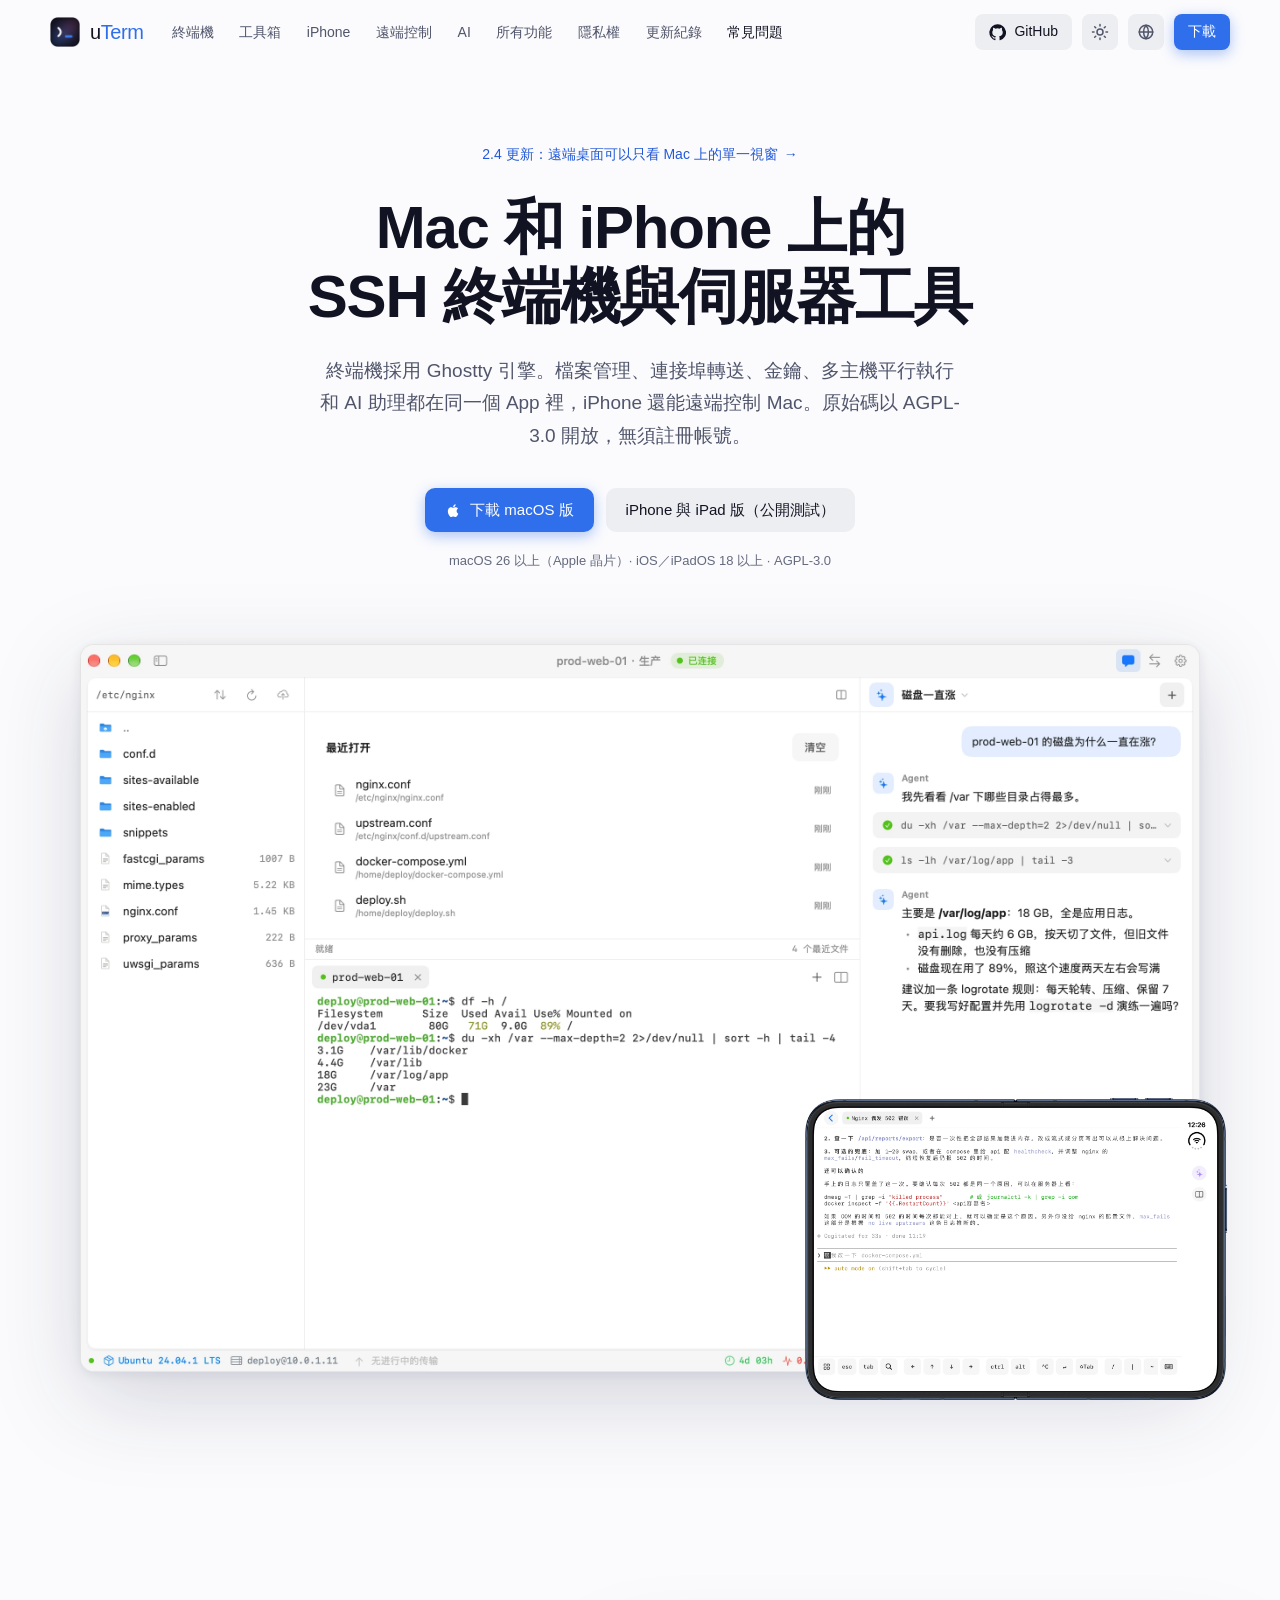
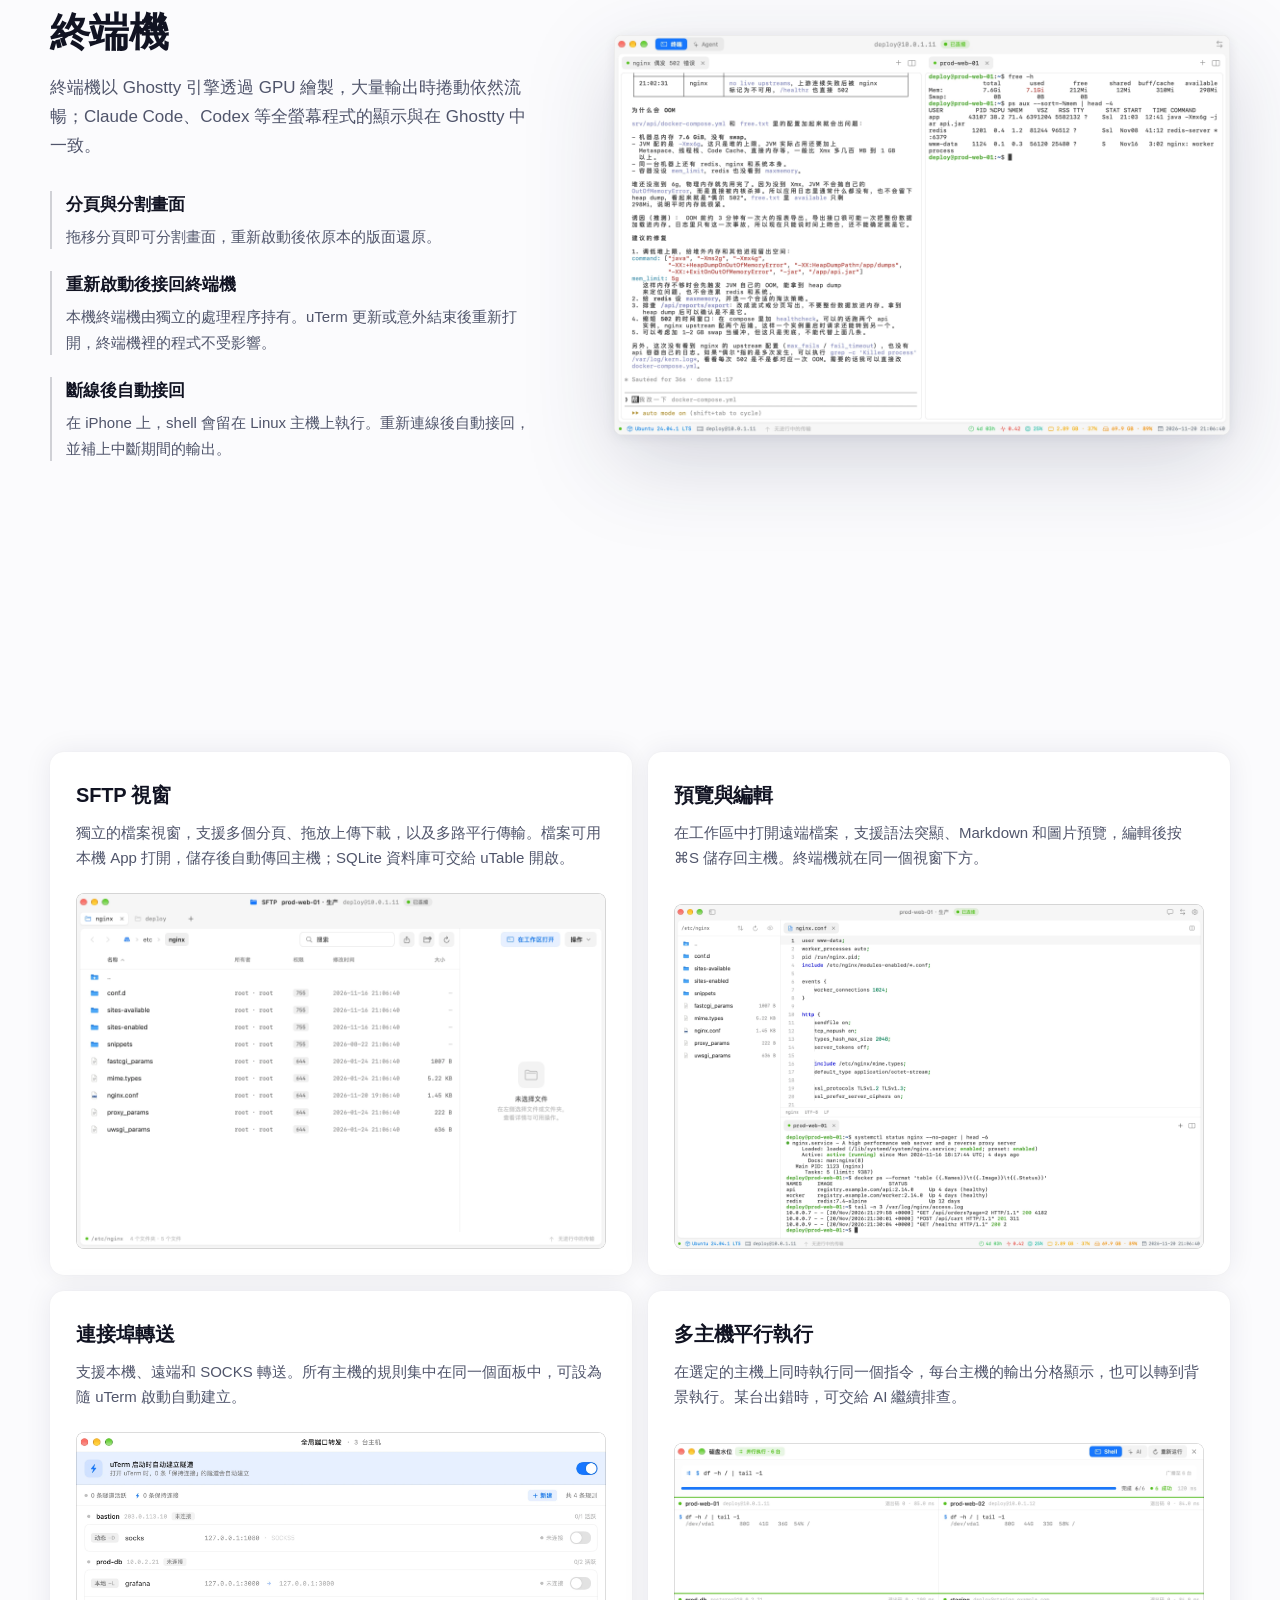
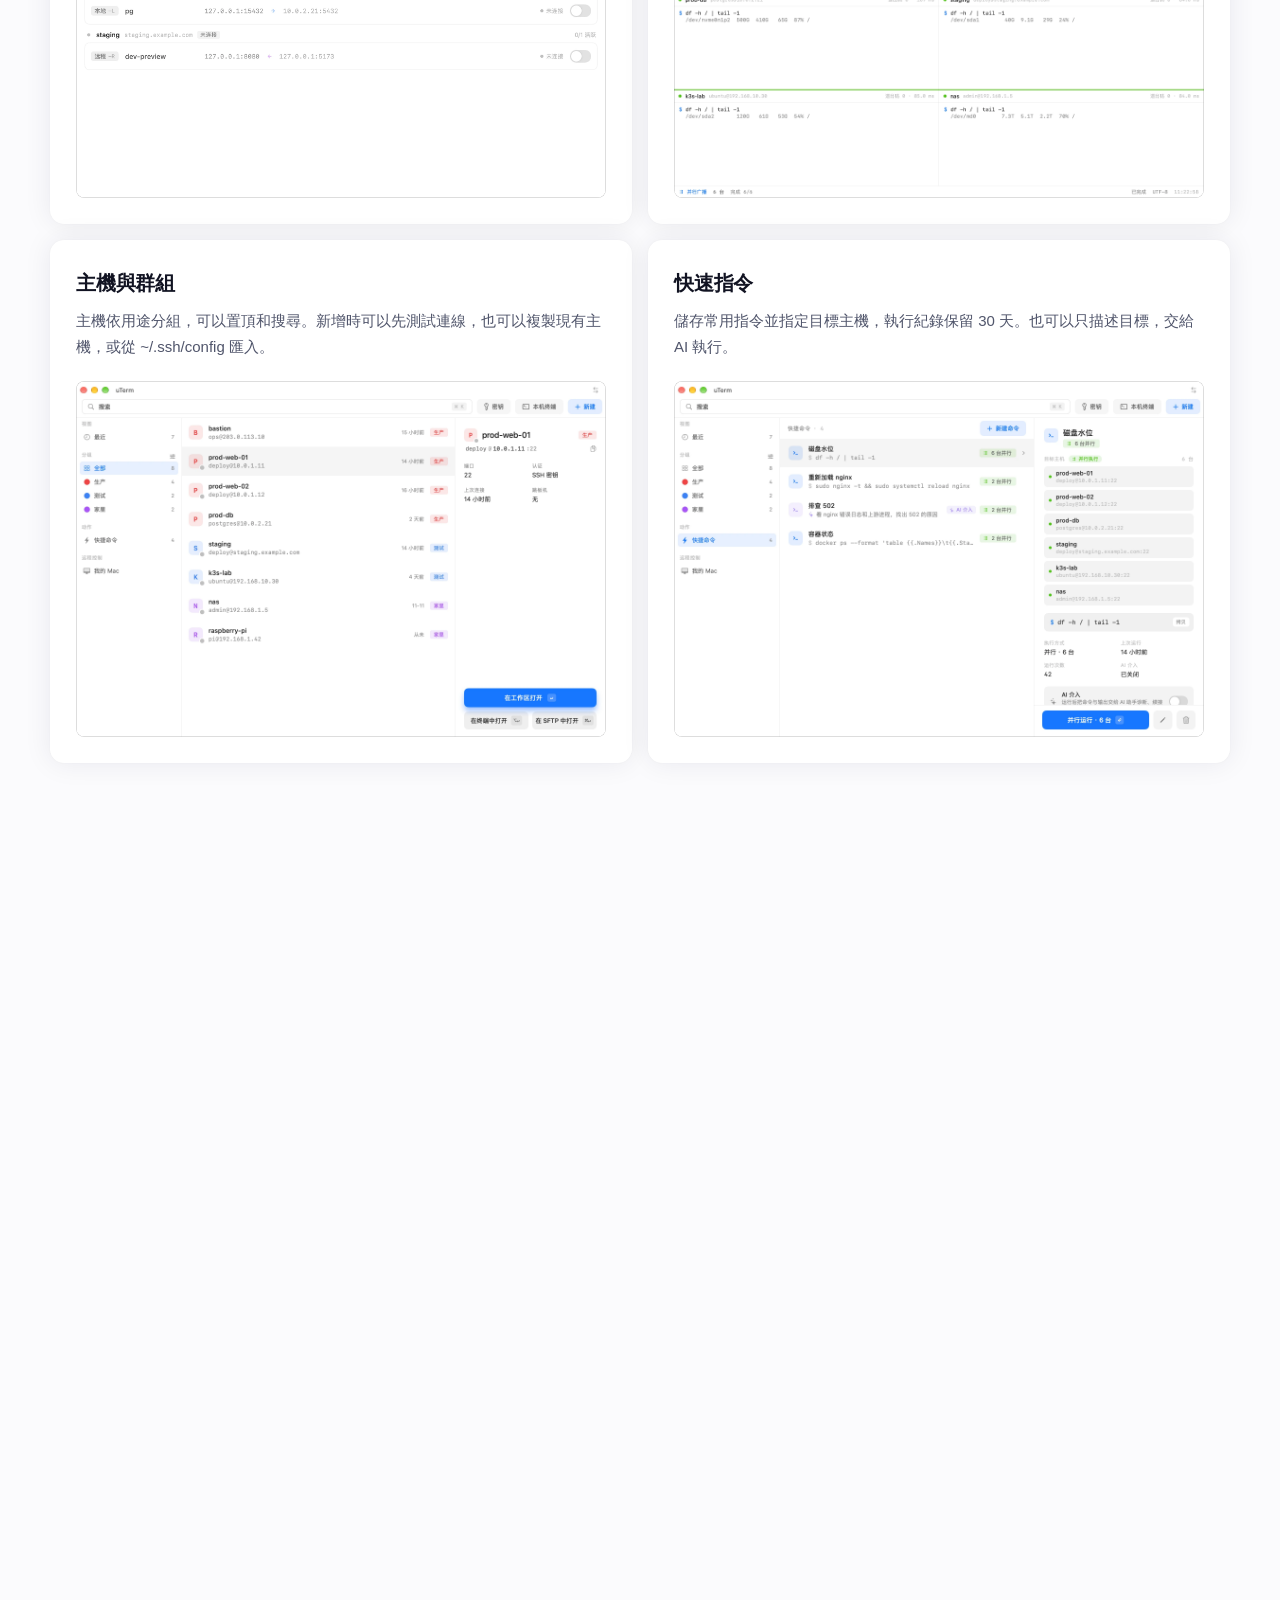
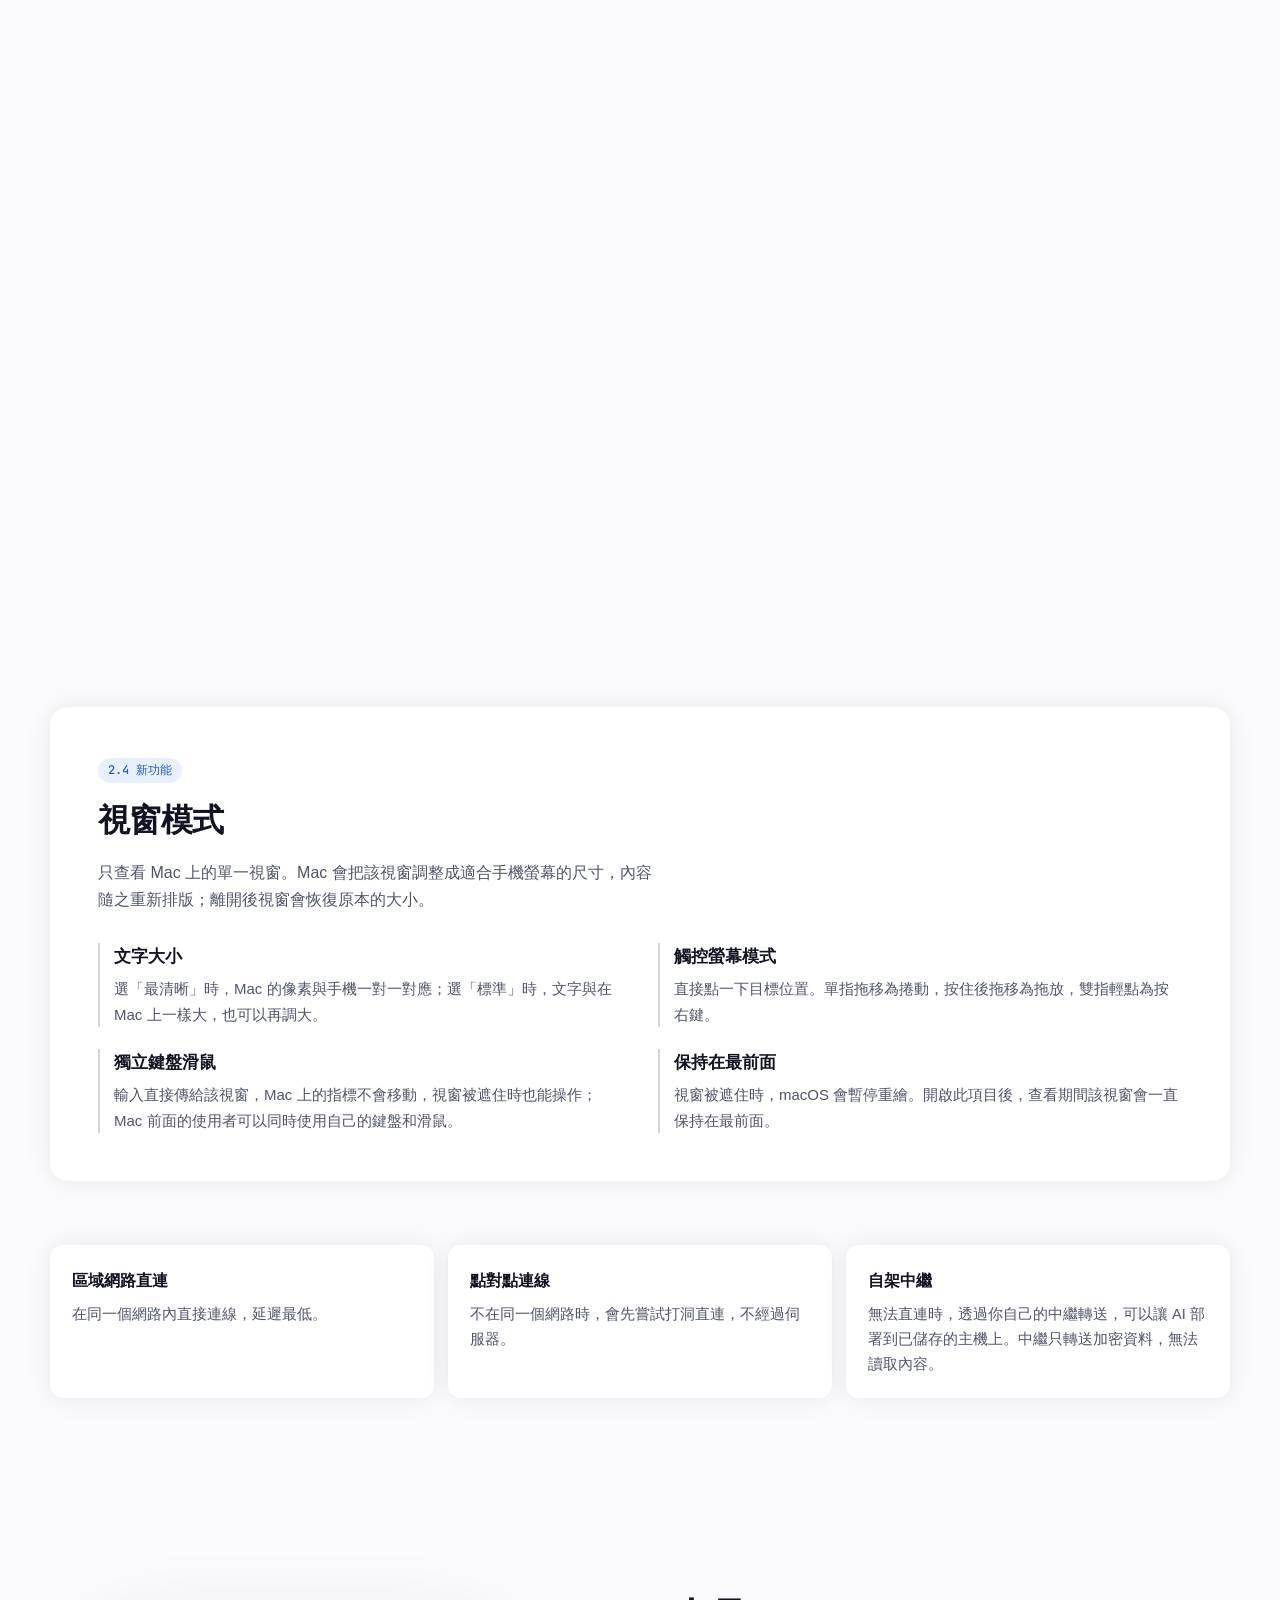
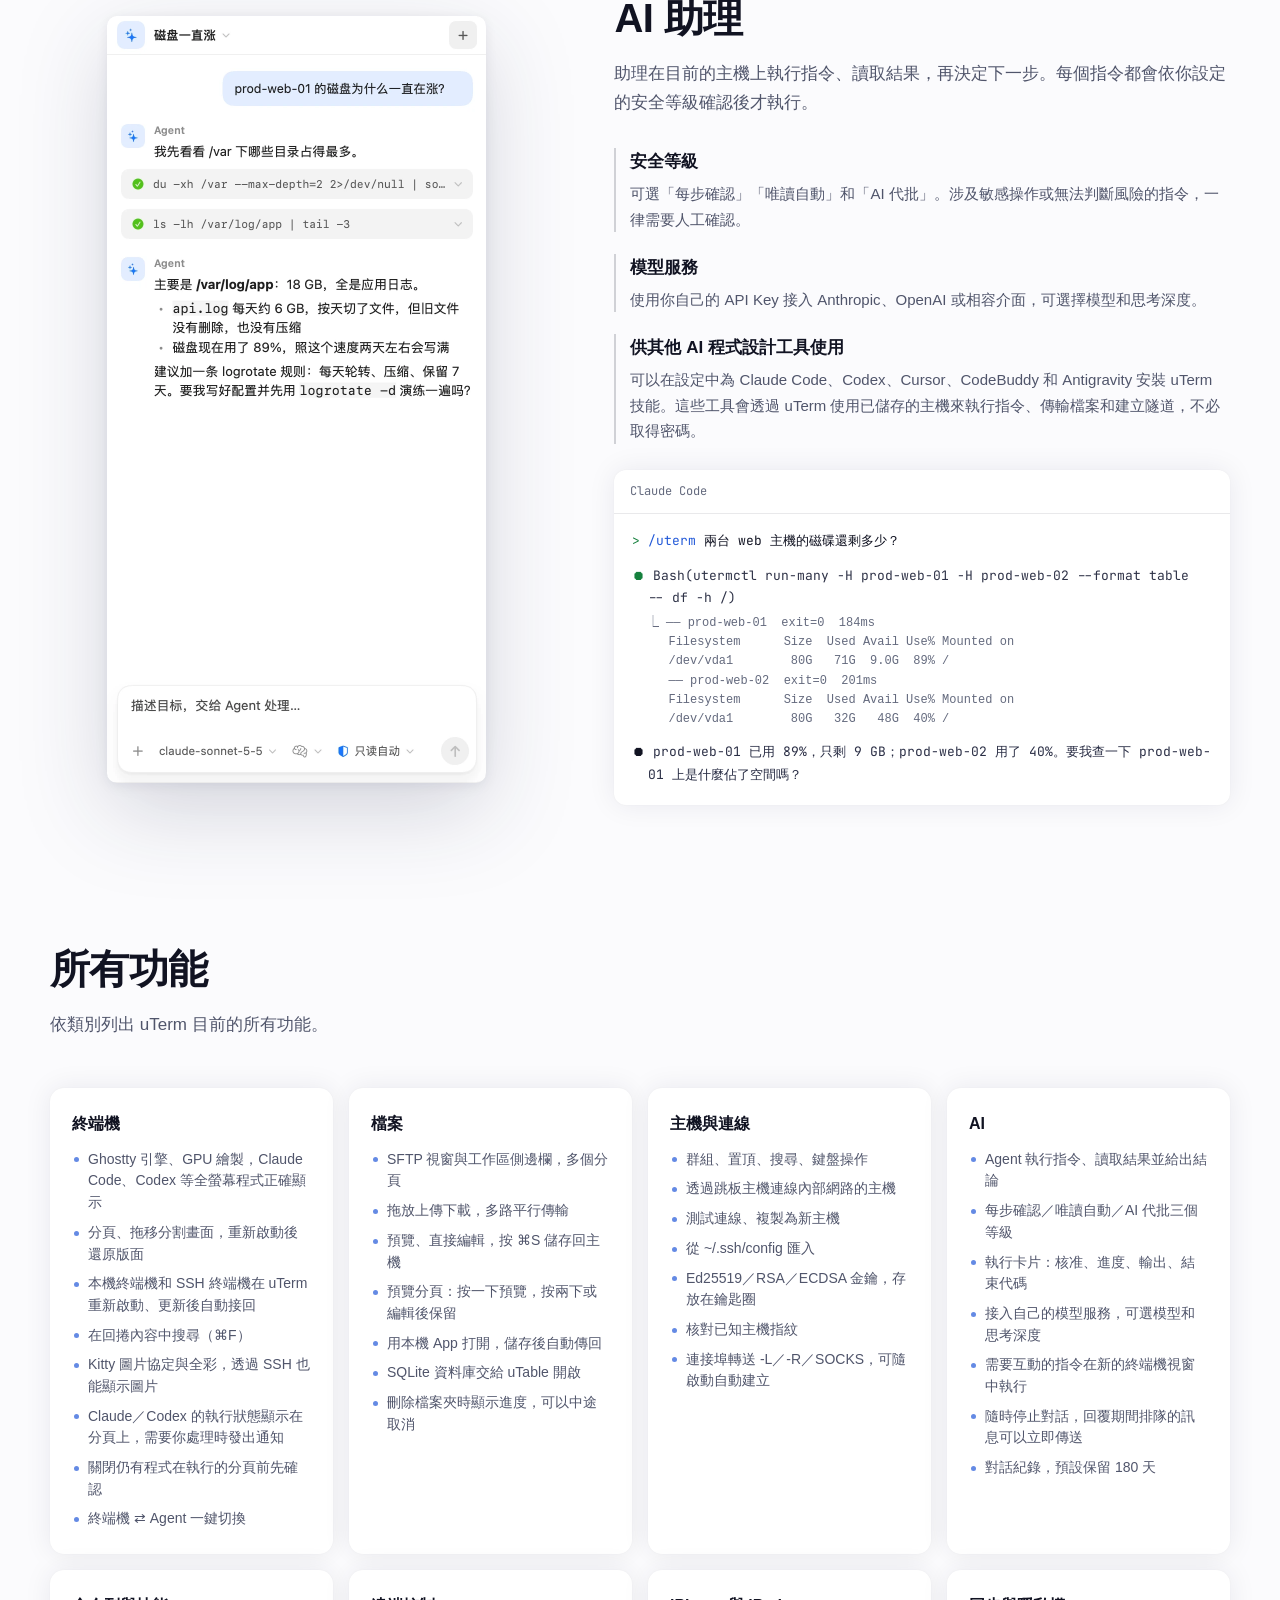
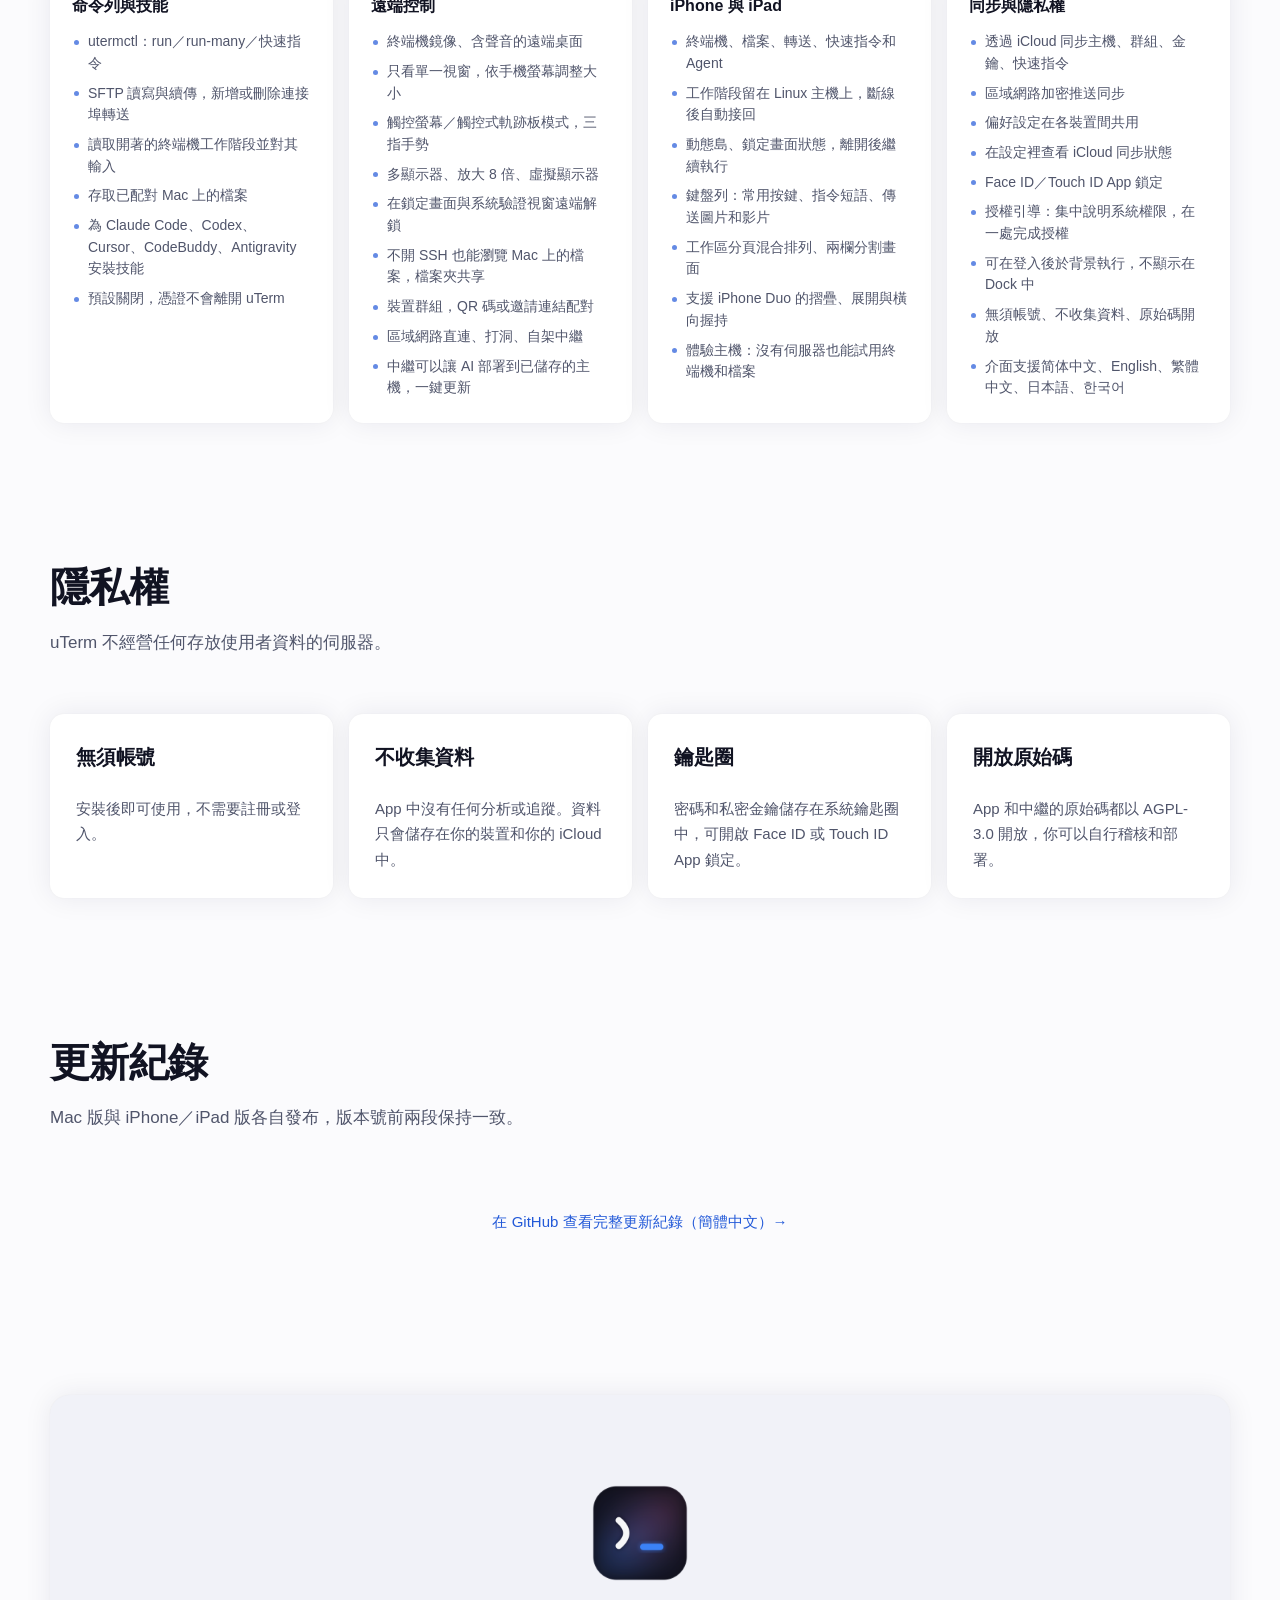
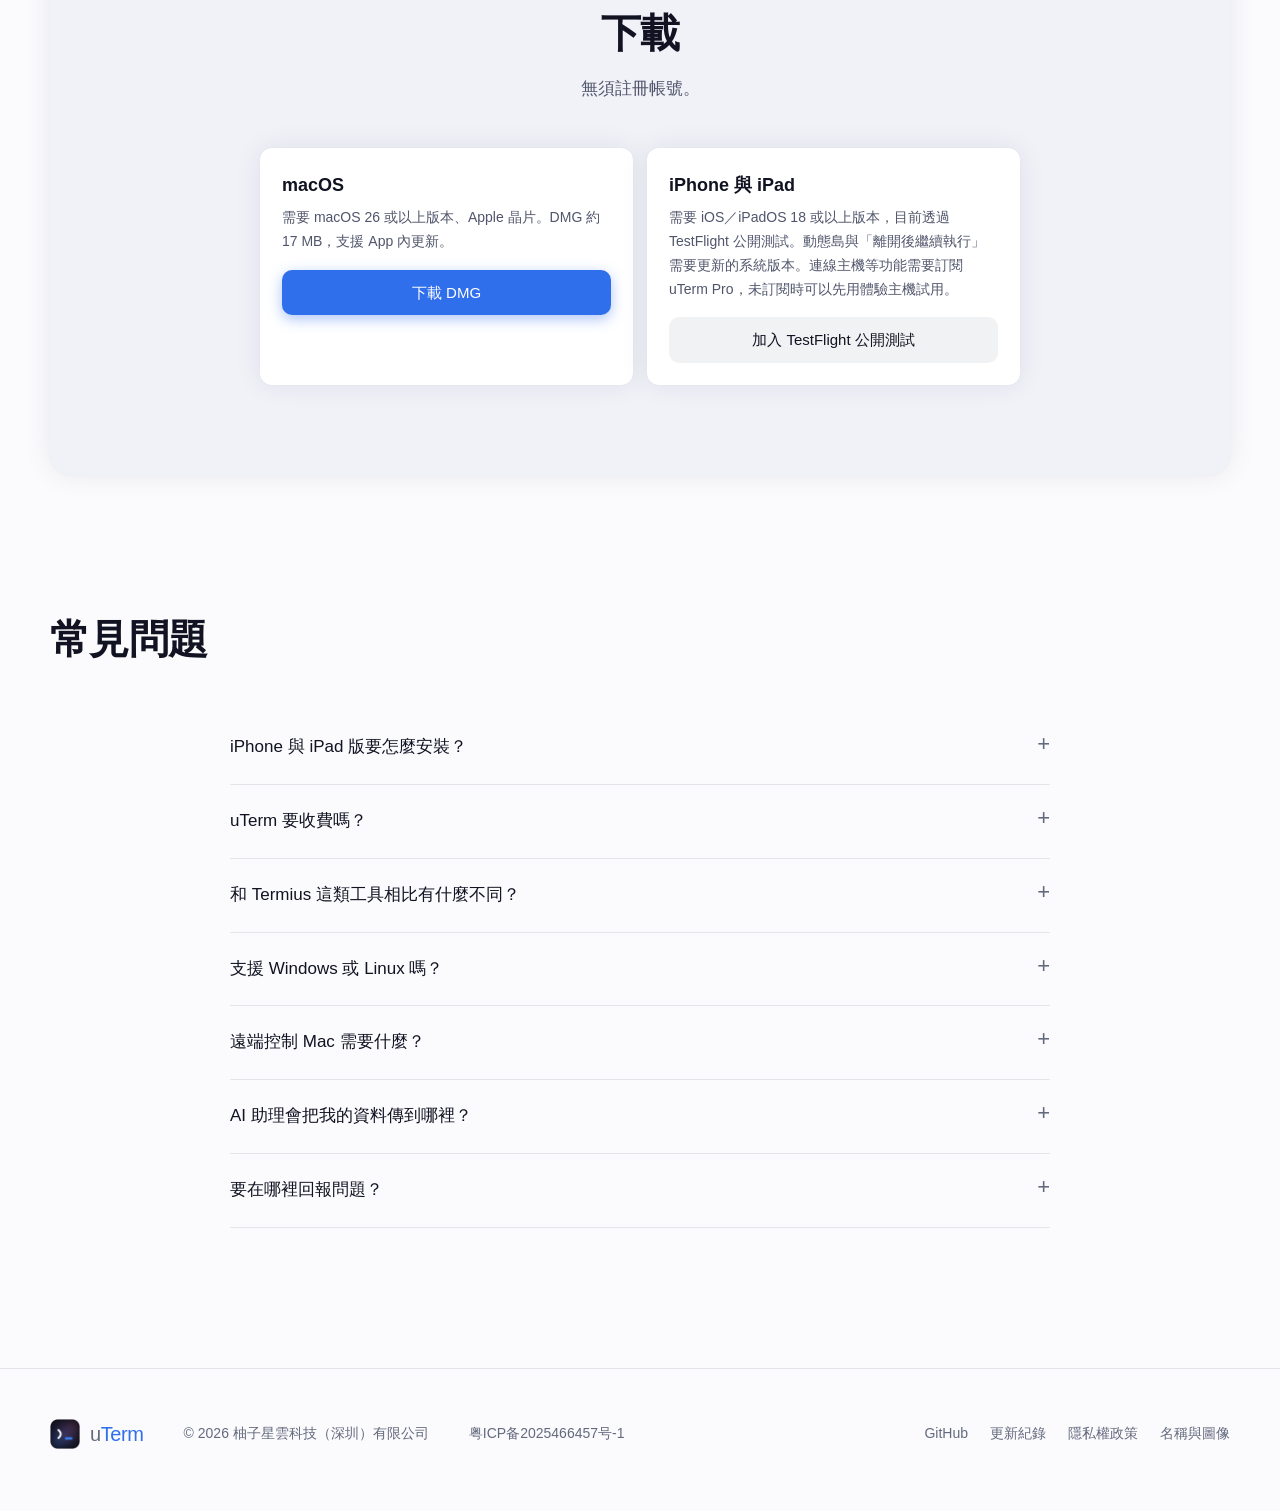
<file: zh-hant/index.html>
<!doctype html>
<html lang="zh-Hant" data-base="../" data-theme="light">
<head>
  <meta charset="utf-8">
  <meta name="viewport" content="width=device-width, initial-scale=1, viewport-fit=cover">
  <title>uTerm：Mac 與 iPhone 上的 SSH 終端機</title>
  <meta name="description" content="uTerm 是 macOS 與 iOS／iPadOS 上的 SSH 終端機，整合 SFTP、連接埠轉送、金鑰管理、多主機平行執行和 AI 助理，還能用 iPhone 遠端控制 Mac。開放原始碼，無須註冊。">
  <meta name="theme-color" content="#fbfbfd">
  <script>
    // 默认日间；用户切过就记住。放在 head 里，首帧就是对的主题，不闪。
    (function () {
      var t = null;
      try { t = localStorage.getItem("uterm-theme"); } catch (e) {}
      document.documentElement.dataset.theme = t === "dark" ? "dark" : "light";
    })();
  </script>
  <link rel="alternate" hreflang="zh-Hans" href="https://uterm.uozi.com/">
  <link rel="alternate" hreflang="en" href="https://uterm.uozi.com/en/">
  <link rel="alternate" hreflang="zh-Hant" href="https://uterm.uozi.com/zh-hant/">
  <link rel="alternate" hreflang="ja" href="https://uterm.uozi.com/ja/">
  <link rel="alternate" hreflang="ko" href="https://uterm.uozi.com/ko/">
  <link rel="alternate" hreflang="x-default" href="https://uterm.uozi.com/en/">
  <script>
    // 第一次打开中文首页、浏览器又不是简体中文时，跳到对应语言；用户在页脚选过语言就照用户的。
    (function () {
      if (document.documentElement.lang !== "zh-CN") return;
      var saved = null;
      try { saved = localStorage.getItem("uterm-lang"); } catch (e) {}
      if (saved === "zh") return;
      var pick = saved;
      if (!pick) {
        var langs = navigator.languages || [navigator.language || ""];
        for (var i = 0; i < langs.length && !pick; i++) {
          var l = String(langs[i]).toLowerCase();
          if (/^zh-(hant|tw|hk|mo)/.test(l)) pick = "zh-hant";
          else if (/^zh/.test(l)) pick = "zh";
          else if (/^ja/.test(l)) pick = "ja";
          else if (/^ko/.test(l)) pick = "ko";
          else if (/^en/.test(l)) pick = "en";
        }
        if (!pick) pick = "en";
      }
      if (pick !== "zh") location.replace(pick + "/" + location.hash);
    })();
  </script>
  <meta property="og:title" content="uTerm：Mac 與 iPhone 上的 SSH 終端機">
  <meta property="og:description" content="SSH 終端機、SFTP、連接埠轉送、多主機平行執行、AI 助理，以及用 iPhone 遠端控制 Mac。">
  <meta property="og:image" content="assets/icon-1024.png">
  <link rel="icon" href="../assets/favicon.png">
  <link rel="apple-touch-icon" href="../assets/icon-256.png">
  <link rel="preconnect" href="https://fonts.googleapis.com">
  <link rel="preconnect" href="https://fonts.gstatic.com" crossorigin>
  <link href="https://fonts.googleapis.com/css2?family=JetBrains+Mono:wght@400;500;700&display=swap" rel="stylesheet">
  <link rel="stylesheet" href="../styles.css?v=32">
</head>
<body>

<header class="nav" id="nav">
  <div class="wrap">
    <a class="brand" href="#top" aria-label="uTerm 首頁">
      <img src="../assets/icon-256.png" alt="">
      <span class="wordmark">u<b>Term</b></span>
    </a>
    <nav class="nav-links" aria-label="頁面導覽">
      <a href="#terminal">終端機</a>
      <a href="#toolbox">工具箱</a>
      <a href="#mobile">iPhone</a>
      <a href="#remote">遠端控制</a>
      <a href="#ai">AI</a>
      <a href="#features">所有功能</a>
      <a href="#privacy">隱私權</a>
      <a href="#changelog">更新紀錄</a>
      <a href="#faq">常見問題</a>
    </nav>
    <div class="nav-cta">
      <a class="btn btn-ghost btn-sm" href="https://github.com/uozi-tech/uTerm" target="_blank" rel="noopener">
        <svg viewBox="0 0 24 24" fill="currentColor" aria-hidden="true"><path d="M12 .5a11.5 11.5 0 0 0-3.64 22.41c.58.1.79-.25.79-.56v-2c-3.2.7-3.88-1.37-3.88-1.37-.52-1.33-1.28-1.69-1.28-1.69-1.04-.71.08-.7.08-.7 1.15.08 1.76 1.19 1.76 1.19 1.03 1.76 2.69 1.25 3.35.96.1-.75.4-1.25.73-1.54-2.56-.29-5.25-1.28-5.25-5.68 0-1.26.45-2.28 1.19-3.09-.12-.29-.52-1.46.11-3.05 0 0 .97-.31 3.17 1.18a11 11 0 0 1 5.77 0c2.2-1.49 3.17-1.18 3.17-1.18.63 1.59.23 2.76.11 3.05.74.81 1.19 1.83 1.19 3.09 0 4.41-2.7 5.38-5.27 5.67.41.36.78 1.06.78 2.14v3.17c0 .31.21.67.8.56A11.5 11.5 0 0 0 12 .5Z"/></svg>
        GitHub
      </a>
      <button class="theme-toggle" id="themeToggle" type="button" aria-label="切換淺色／深色">
        <svg class="sun" viewBox="0 0 24 24" fill="none" stroke="currentColor" stroke-width="2" stroke-linecap="round" aria-hidden="true"><circle cx="12" cy="12" r="4"/><path d="M12 2v2M12 20v2M4.9 4.9l1.4 1.4M17.7 17.7l1.4 1.4M2 12h2M20 12h2M4.9 19.1l1.4-1.4M17.7 6.3l1.4-1.4"/></svg>
        <svg class="moon" viewBox="0 0 24 24" fill="none" stroke="currentColor" stroke-width="2" stroke-linecap="round" stroke-linejoin="round" aria-hidden="true"><path d="M20 14.5A8 8 0 0 1 9.5 4a8 8 0 1 0 10.5 10.5Z"/></svg>
      </button>
      <div class="lang-switch" id="langSwitch" data-i18n="skip">
        <button class="lang-btn" type="button" aria-label="Language" aria-expanded="false" aria-controls="langMenu">
          <svg viewBox="0 0 24 24" fill="none" stroke="currentColor" stroke-width="2" stroke-linecap="round" aria-hidden="true"><circle cx="12" cy="12" r="9"/><path d="M3 12h18M12 3a14 14 0 0 1 0 18M12 3a14 14 0 0 0 0 18"/></svg>
        </button>
        <ul class="lang-menu" id="langMenu">
          <li><a href=".././" lang="zh-Hans" hreflang="zh-Hans" data-lang="zh">简体中文</a></li>
          <li><a href="../zh-hant/" lang="zh-Hant" hreflang="zh-Hant" data-lang="zh-hant" aria-current="true">繁體中文</a></li>
          <li><a href="../en/" lang="en" hreflang="en" data-lang="en">English</a></li>
          <li><a href="../ja/" lang="ja" hreflang="ja" data-lang="ja">日本語</a></li>
          <li><a href="../ko/" lang="ko" hreflang="ko" data-lang="ko">한국어</a></li>
        </ul>
      </div>
      <a class="btn btn-primary btn-sm" href="#download">下載</a>
    </div>
  </div>
</header>

<main id="top">

  <!-- ========== Hero ========== -->
  <section class="hero">
    <div class="wrap">
      <div class="hero-copy">
        <a class="eyebrow" href="#remote">2.4 更新：遠端桌面可以只看 Mac 上的單一視窗 <span class="arrow">→</span></a>
        <h1>Mac 和 iPhone 上的<br>SSH 終端機與伺服器工具</h1>
        <p class="lede">終端機採用 Ghostty 引擎。檔案管理、連接埠轉送、金鑰、多主機平行執行和 AI 助理都在同一個 App 裡，iPhone 還能遠端控制 Mac。原始碼以 AGPL-3.0 開放，無須註冊帳號。</p>
        <div class="hero-actions">
          <a class="btn btn-primary" href="https://github.com/uozi-tech/uTerm/releases/latest">
            <svg viewBox="0 0 24 24" fill="currentColor" aria-hidden="true"><path d="M16.37 12.8c-.02-2.3 1.88-3.4 1.96-3.46-1.07-1.56-2.73-1.78-3.32-1.8-1.41-.14-2.76.83-3.48.83-.72 0-1.82-.81-3-.79-1.54.02-2.96.9-3.76 2.27-1.6 2.78-.41 6.9 1.15 9.16.76 1.1 1.67 2.34 2.86 2.3 1.15-.05 1.58-.74 2.97-.74 1.38 0 1.77.74 2.98.72 1.23-.02 2.01-1.12 2.76-2.23.87-1.28 1.23-2.52 1.25-2.58-.03-.01-2.4-.92-2.37-3.68ZM14.1 6.03c.63-.77 1.06-1.83.94-2.9-.91.04-2.02.61-2.67 1.37-.58.67-1.1 1.76-.96 2.8 1.02.08 2.06-.52 2.69-1.27Z"/></svg>
            下載 macOS 版
          </a>
          <a class="btn btn-ghost" href="https://testflight.apple.com/join/Ep8bfaZT">iPhone 與 iPad 版（公開測試）</a>
        </div>
        <p class="hero-meta">macOS 26 以上（Apple 晶片）· iOS／iPadOS 18 以上 · AGPL-3.0</p>
      </div>

      <div class="stage reveal">
        <img class="shot" src="../assets/shots/workspace-agent-light.webp?v=14" data-shot="workspace-agent" width="1600" height="1000"
             alt="uTerm 工作區視窗：左側是遠端檔案、中間是終端機、右側是 AI 助理">
        <div class="phone"><img src="../assets/shots/ios-terminal-light.webp?v=14" data-shot="ios-terminal" width="3093" height="2247"
             alt="iPhone Duo 上的 uTerm 終端機與快捷鍵列"></div>
      </div>
    </div>
  </section>

  <!-- ========== 终端 ========== -->
  <section class="section" id="terminal">
    <div class="wrap">
      <div class="split">
        <div class="reveal">
          <h2>終端機</h2>
          <p class="sub">終端機以 Ghostty 引擎透過 GPU 繪製，大量輸出時捲動依然流暢；Claude Code、Codex 等全螢幕程式的顯示與在 Ghostty 中一致。</p>
          <ul class="points">
            <li>
              <div><h3>分頁與分割畫面</h3><p>拖移分頁即可分割畫面，重新啟動後依原本的版面還原。</p></div>
            </li>
            <li>
              <div><h3>重新啟動後接回終端機</h3><p>本機終端機由獨立的處理程序持有。uTerm 更新或意外結束後重新打開，終端機裡的程式不受影響。</p></div>
            </li>
            <li>
              <div><h3>斷線後自動接回</h3><p>在 iPhone 上，shell 會留在 Linux 主機上執行。重新連線後自動接回，並補上中斷期間的輸出。</p></div>
            </li>
          </ul>
        </div>
        <div class="reveal">
          <img class="shot" src="../assets/shots/workspace-split-light.webp?v=14" data-shot="workspace-split" width="1600" height="1000"
               alt="終端機左右分割：一邊執行 Claude Code，一邊查看記憶體">
        </div>
      </div>
    </div>
  </section>

  <!-- ========== 工具箱 ========== -->
  <section class="section" id="toolbox">
    <div class="wrap">
      <div class="head reveal">
        <h2>檔案、轉送、金鑰與批次執行</h2>
        <p class="sub">管理伺服器常用的幾項工具，和終端機放在一起。</p>
      </div>

      <div class="bento">
        <article class="card c-3 reveal">
          <div><h3>SFTP 視窗</h3><p>獨立的檔案視窗，支援多個分頁、拖放上傳下載，以及多路平行傳輸。檔案可用本機 App 打開，儲存後自動傳回主機；SQLite 資料庫可交給 uTable 開啟。</p></div>
          <div class="crop"><img src="../assets/shots/sftp-window-light.webp?v=14" data-shot="sftp-window" alt="SFTP 視窗：兩個分頁，正在瀏覽 /etc/nginx"></div>
        </article>
        <article class="card c-3 reveal">
          <div><h3>預覽與編輯</h3><p>在工作區中打開遠端檔案，支援語法突顯、Markdown 和圖片預覽，編輯後按 ⌘S 儲存回主機。終端機就在同一個視窗下方。</p></div>
          <div class="crop"><img src="../assets/shots/workspace-preview-light.webp?v=14" data-shot="workspace-preview" alt="在工作區打開 nginx.conf，下方是終端機"></div>
        </article>
        <article class="card c-3 reveal">
          <div><h3>連接埠轉送</h3><p>支援本機、遠端和 SOCKS 轉送。所有主機的規則集中在同一個面板中，可設為隨 uTerm 啟動自動建立。</p></div>
          <div class="crop"><img src="../assets/shots/forward-global-light.webp?v=14" data-shot="forward-global" alt="全域連接埠轉送視窗"></div>
        </article>
        <article class="card c-3 reveal">
          <div><h3>多主機平行執行</h3><p>在選定的主機上同時執行同一個指令，每台主機的輸出分格顯示，也可以轉到背景執行。某台出錯時，可交給 AI 繼續排查。</p></div>
          <div class="crop"><img src="../assets/shots/parallel-shell-light.webp?v=14" data-shot="parallel-shell" alt="平行執行視窗：六台主機的磁碟用量"></div>
        </article>
        <article class="card c-3 reveal">
          <div><h3>主機與群組</h3><p>主機依用途分組，可以置頂和搜尋。新增時可以先測試連線，也可以複製現有主機，或從 ~/.ssh/config 匯入。</p></div>
          <div class="crop"><img src="../assets/shots/welcome-hosts-light.webp?v=14" data-shot="welcome-hosts" alt="歡迎視窗的主機列表"></div>
        </article>
        <article class="card c-3 reveal">
          <div><h3>快速指令</h3><p>儲存常用指令並指定目標主機，執行紀錄保留 30 天。也可以只描述目標，交給 AI 執行。</p></div>
          <div class="crop"><img src="../assets/shots/welcome-commands-light.webp?v=14" data-shot="welcome-commands" alt="歡迎視窗的快速指令庫"></div>
        </article>
        <article class="card c-2 reveal">
          <div><h3>跳板主機</h3><p>內部網路裡的主機可以透過跳板主機連線：在主機表單裡從已儲存的主機中選一台，終端機、檔案、連接埠轉送和平行執行都經由它轉接。</p></div>
          <div class="crop"><img src="../assets/shots/host-jump-light.webp?v=14" data-shot="host-jump" width="1080" height="748" loading="lazy" alt="編輯主機的表單：跳板主機已開啟，選取了 bastion"></div>
        </article>
        <article class="card c-2 reveal">
          <div><h3>金鑰</h3><p>產生或匯入 Ed25519、RSA、ECDSA 金鑰，支援有密語保護的私密金鑰。金鑰存放在鑰匙圈中，並透過 iCloud 鑰匙圈同步。</p></div>
          <div class="crop"><img src="../assets/shots/keys-light.webp?v=14" data-shot="keys" alt="金鑰管理視窗"></div>
        </article>
        <article class="card c-2 reveal">
          <div><h3>已知主機指紋</h3><p>首次連線時核對主機指紋，指紋變更時阻擋連線。已儲存的指紋可以在這裡查看和刪除。</p></div>
          <div class="crop"><img src="../assets/shots/known-hosts-light.webp?v=14" data-shot="known-hosts" alt="已知主機指紋列表"></div>
        </article>
      </div>
    </div>
  </section>

  <!-- ========== iPhone 与 iPad ========== -->
  <section class="section" id="mobile">
    <div class="wrap">
      <div class="head reveal">
        <h2>iPhone 與 iPad</h2>
        <p class="sub">終端機、檔案、連接埠轉送、快速指令和 AI 助理在 iPhone 與 iPad 上同樣可用，主機和金鑰透過 iCloud 同步。iPhone Duo 展開或橫向握持時採用大螢幕排版。</p>
      </div>

      <!-- 三台设备叠成一组：iPad 在后，Duo 和 iPhone 压在它的两个下角；大小按真实比例（Apple 的营销准则：多台设备一起出现时保持相对大小）。 -->
      <div class="lineup reveal">
        <div class="lineup-devices">
          <figure class="phone ipad">
            <img src="../assets/shots/ios-ipad-split-light.webp?v=14" data-shot="ios-ipad-split" width="1600" height="1227" loading="lazy" alt="iPad Pro 橫向握持：終端機和遠端檔案並排">
          </figure>
          <figure class="phone duo">
            <img src="../assets/shots/ios-terminal-light.webp?v=14" data-shot="ios-terminal" width="3093" height="2247" loading="lazy" alt="iPhone Duo 橫向握持：終端機裡正在執行 Claude Code">
          </figure>
          <figure class="phone iphone">
            <img src="../assets/shots/ios-iphone-terminal-light.webp?v=14" data-shot="ios-iphone-terminal" width="900" height="1840" loading="lazy" alt="iPhone 18 Pro 上的 uTerm 終端機與鍵盤列">
          </figure>
        </div>
        <p class="lineup-names" data-i18n="skip"><span>iPhone Duo</span><span>iPad Pro</span><span>iPhone 18 Pro</span></p>
      </div>

      <ul class="points cols reveal">
        <li>
          <div><h3>工作階段留在主機上</h3><p>在 Linux 主機上，shell 由主機上的保持程序執行。切到背景、切換網路，或 App 被系統結束後，回來時都會自動接回，並補上中斷期間的輸出。</p></div>
        </li>
        <li>
          <div><h3>鍵盤列</h3><p>提供 esc、tab、ctrl 和方向鍵，可填入 claude、codex 等常用指令，還能把剪貼簿或相簿裡的圖片、影片傳送給主機上的 AI 程式。</p></div>
        </li>
        <li>
          <div><h3>動態島與背景執行</h3><p>Claude Code 等待確認、完成或出錯時，狀態會顯示在動態島和鎖定畫面上。長按分頁選擇「離開後繼續執行」，切換到其他 App 後連線仍會保持。</p></div>
        </li>
        <li>
          <div><h3>分頁與分割畫面</h3><p>終端機和檔案分頁位於同一個工作區，可拖移分成兩欄；回捲內容支援搜尋。</p></div>
        </li>
      </ul>
    </div>
  </section>

  <!-- ========== 远程控制 ========== -->
  <section class="section" id="remote">
    <div class="wrap">
      <div class="head reveal">
        <h2>遠端控制 Mac</h2>
        <p class="sub">在 iPhone 上繼續使用 Mac 上開著的終端機，或查看並操作 Mac 的螢幕。另一台 Mac 也可以當作控制端。</p>
      </div>

      <div class="phones reveal">
        <div class="phone"><img src="../assets/shots/ios-remote-desktop-light.webp?v=14" data-shot="ios-remote-desktop" width="3093" height="2247" alt="iPhone Duo 橫向握持：用遠端桌面查看 Mac 的螢幕"></div>
        <div class="phone"><img src="../assets/shots/ios-hosts-light.webp?v=14" data-shot="ios-hosts" width="3093" height="2247" alt="iPhone Duo 橫向握持：主機頁面上的「我的 Mac」"></div>
      </div>

      <div class="feature-list reveal">
        <div><b>終端機鏡像</b><span>Mac 上新開的終端機會自動出現在手機上，兩端可以同時輸入，畫面逐格一致，Claude Code 的執行狀態也會同步。</span></div>
        <div><b>遠端桌面</b><span>硬體編碼、低延遲、含聲音。可切換顯示器、放大至 8 倍；沒有接顯示器的 Mac 會依手機螢幕建立虛擬顯示器。</span></div>
        <div><b>手勢</b><span>提供觸控式軌跡板與觸控螢幕兩種模式，三指滑動可切換桌面、打開指揮中心。</span></div>
        <div><b>遠端解鎖</b><span>可以在手機上輸入密碼來解鎖 Mac，或通過系統的驗證視窗。密碼只儲存在手機上，使用時需要 Face ID 驗證。</span></div>
        <div><b>Mac 上的檔案</b><span>無須開啟 SSH，即可瀏覽、上傳和下載已配對 Mac 上的檔案。也可以把本機的檔案夾分享給受控的 Mac，預設為唯讀。</span></div>
        <div><b>用 Mac 控制 Mac</b><span>以另一台 Mac 當作控制端時，螢幕、終端機和單一視窗查看都同樣可用。</span></div>
        <div><b>裝置群組</b><span>手機、平板和 Mac 加入同一個裝置群組後，群組內任一台裝置確認即可加入新裝置，不必逐台配對。</span></div>
        <div><b>邀請配對</b><span>在 Mac 上顯示 QR 碼或邀請連結，手機掃描、另一台 Mac 貼上連結即可配對。邀請裡可以帶上中繼設定，不同 Apple 帳號、不在同一個網路也能配對。</span></div>
        <div><b>部署中繼</b><span>在設定裡按「讓 AI 部署」，裝了 uTerm 技能的 AI 工具會把中繼裝到你已儲存的一台主機上，匯入設定並測試連線；也可以用一行指令安裝。有新版本時，可以在設定裡一鍵更新。</span></div>
        <div><b>更新時不中斷</b><span>遠端控制在獨立的背景處理程序中執行，Mac 上的 uTerm 更新或意外結束時，現有連線不受影響。</span></div>
      </div>

      <div class="winmode reveal" id="winmode">
        <div>
          <span class="tag">2.4 新功能</span>
          <h3>視窗模式</h3>
          <p class="lead">只查看 Mac 上的單一視窗。Mac 會把該視窗調整成適合手機螢幕的尺寸，內容隨之重新排版；離開後視窗會恢復原本的大小。</p>
          <ul class="points">
            <li>
              <div><h3>文字大小</h3><p>選「最清晰」時，Mac 的像素與手機一對一對應；選「標準」時，文字與在 Mac 上一樣大，也可以再調大。</p></div>
            </li>
            <li>
              <div><h3>觸控螢幕模式</h3><p>直接點一下目標位置。單指拖移為捲動，按住後拖移為拖放，雙指輕點為按右鍵。</p></div>
            </li>
            <li>
              <div><h3>獨立鍵盤滑鼠</h3><p>輸入直接傳給該視窗，Mac 上的指標不會移動，視窗被遮住時也能操作；Mac 前面的使用者可以同時使用自己的鍵盤和滑鼠。</p></div>
            </li>
            <li>
              <div><h3>保持在最前面</h3><p>視窗被遮住時，macOS 會暫停重繪。開啟此項目後，查看期間該視窗會一直保持在最前面。</p></div>
            </li>
          </ul>
        </div>
      </div>

      <div class="paths reveal">
        <div class="path"><header>區域網路直連</header><p>在同一個網路內直接連線，延遲最低。</p></div>
        <div class="path"><header>點對點連線</header><p>不在同一個網路時，會先嘗試打洞直連，不經過伺服器。</p></div>
        <div class="path"><header>自架中繼</header><p>無法直連時，透過你自己的中繼轉送，可以讓 AI 部署到已儲存的主機上。中繼只轉送加密資料，無法讀取內容。</p></div>
      </div>
    </div>
  </section>

  <!-- ========== AI ========== -->
  <section class="section" id="ai">
    <div class="wrap">
      <div class="split flip">
        <div class="reveal">
          <h2>AI 助理</h2>
          <p class="sub">助理在目前的主機上執行指令、讀取結果，再決定下一步。每個指令都會依你設定的安全等級確認後才執行。</p>
          <ul class="points">
            <li>
              <div><h3>安全等級</h3><p>可選「每步確認」「唯讀自動」和「AI 代批」。涉及敏感操作或無法判斷風險的指令，一律需要人工確認。</p></div>
            </li>
            <li>
              <div><h3>模型服務</h3><p>使用你自己的 API Key 接入 Anthropic、OpenAI 或相容介面，可選擇模型和思考深度。</p></div>
            </li>
            <li>
              <div><h3>供其他 AI 程式設計工具使用</h3><p>可以在設定中為 Claude Code、Codex、Cursor、CodeBuddy 和 Antigravity 安裝 uTerm 技能。這些工具會透過 uTerm 使用已儲存的主機來執行指令、傳輸檔案和建立隧道，不必取得密碼。</p></div>
            </li>
          </ul>
          <!-- 在别的 AI 编程工具里用 uTerm 技能：一段对话的文字记录（命令和输出的格式照 utermctl 的真实输出写）。 -->
          <div class="code chat">
            <header data-i18n="skip">Claude Code</header>
            <div class="chat-body">
              <p class="chat-line chat-user"><span class="pr">&gt;</span> <span class="fl">/uterm</span> 兩台 web 主機的磁碟還剩多少？</p>
              <p class="chat-line chat-tool" data-i18n="skip"><span class="pr">⏺</span> Bash(utermctl run-many <span class="nb">-H prod-web-01</span> <span class="nb">-H prod-web-02</span> <span class="nb">--format table</span> <span class="nb">-- df -h /)</span></p>
<pre data-i18n="skip">  ⎿ ── prod-web-01  exit=0  184ms
     Filesystem      Size  Used Avail Use% Mounted on
     /dev/vda1        80G   71G  9.0G  89% /
     ── prod-web-02  exit=0  201ms
     Filesystem      Size  Used Avail Use% Mounted on
     /dev/vda1        80G   32G   48G  40% /</pre>
              <p class="chat-line chat-reply"><span class="mk">⏺</span> prod-web-01 已用 89%，只剩 9 GB；prod-web-02 用了 40%。要我查一下 prod-web-01 上是什麼佔了空間嗎？</p>
            </div>
          </div>
        </div>
        <div class="reveal">
          <img class="shot agent" src="../assets/shots/agent-panel-light.webp?v=14" data-shot="agent-panel"
               alt="工作區右側的 AI 助理：執行了兩個指令並給出結論">

        </div>
      </div>
    </div>
  </section>

  <!-- ========== 全部功能 ========== -->
  <section class="section" id="features">
    <div class="wrap">
      <div class="head reveal">
        <h2>所有功能</h2>
        <p class="sub">依類別列出 uTerm 目前的所有功能。</p>
      </div>
      <div class="all-features">
        <div class="feature-group reveal"><h3>終端機</h3><ul><li>Ghostty 引擎、GPU 繪製，Claude Code、Codex 等全螢幕程式正確顯示</li><li>分頁、拖移分割畫面，重新啟動後還原版面</li><li>本機終端機和 SSH 終端機在 uTerm 重新啟動、更新後自動接回</li><li>在回捲內容中搜尋（⌘F）</li><li>Kitty 圖片協定與全彩，透過 SSH 也能顯示圖片</li><li>Claude／Codex 的執行狀態顯示在分頁上，需要你處理時發出通知</li><li>關閉仍有程式在執行的分頁前先確認</li><li>終端機 ⇄ Agent 一鍵切換</li></ul></div>
        <div class="feature-group reveal"><h3>檔案</h3><ul><li>SFTP 視窗與工作區側邊欄，多個分頁</li><li>拖放上傳下載，多路平行傳輸</li><li>預覽、直接編輯，按 ⌘S 儲存回主機</li><li>預覽分頁：按一下預覽，按兩下或編輯後保留</li><li>用本機 App 打開，儲存後自動傳回</li><li>SQLite 資料庫交給 uTable 開啟</li><li>刪除檔案夾時顯示進度，可以中途取消</li></ul></div>
        <div class="feature-group reveal"><h3>主機與連線</h3><ul><li>群組、置頂、搜尋、鍵盤操作</li><li>透過跳板主機連線內部網路的主機</li><li>測試連線、複製為新主機</li><li>從 ~/.ssh/config 匯入</li><li>Ed25519／RSA／ECDSA 金鑰，存放在鑰匙圈</li><li>核對已知主機指紋</li><li>連接埠轉送 -L／-R／SOCKS，可隨啟動自動建立</li></ul></div>
        <div class="feature-group reveal"><h3>AI</h3><ul><li>Agent 執行指令、讀取結果並給出結論</li><li>每步確認／唯讀自動／AI 代批三個等級</li><li>執行卡片：核准、進度、輸出、結束代碼</li><li>接入自己的模型服務，可選模型和思考深度</li><li>需要互動的指令在新的終端機視窗中執行</li><li>隨時停止對話，回覆期間排隊的訊息可以立即傳送</li><li>對話紀錄，預設保留 180 天</li></ul></div>
        <div class="feature-group reveal"><h3>命令列與技能</h3><ul><li>utermctl：run／run-many／快速指令</li><li>SFTP 讀寫與續傳，新增或刪除連接埠轉送</li><li>讀取開著的終端機工作階段並對其輸入</li><li>存取已配對 Mac 上的檔案</li><li>為 Claude Code、Codex、Cursor、CodeBuddy、Antigravity 安裝技能</li><li>預設關閉，憑證不會離開 uTerm</li></ul></div>
        <div class="feature-group reveal"><h3>遠端控制</h3><ul><li>終端機鏡像、含聲音的遠端桌面</li><li>只看單一視窗，依手機螢幕調整大小</li><li>觸控螢幕／觸控式軌跡板模式，三指手勢</li><li>多顯示器、放大 8 倍、虛擬顯示器</li><li>在鎖定畫面與系統驗證視窗遠端解鎖</li><li>不開 SSH 也能瀏覽 Mac 上的檔案，檔案夾共享</li><li>裝置群組，QR 碼或邀請連結配對</li><li>區域網路直連、打洞、自架中繼</li><li>中繼可以讓 AI 部署到已儲存的主機，一鍵更新</li></ul></div>
        <div class="feature-group reveal"><h3>iPhone 與 iPad</h3><ul><li>終端機、檔案、轉送、快速指令和 Agent</li><li>工作階段留在 Linux 主機上，斷線後自動接回</li><li>動態島、鎖定畫面狀態，離開後繼續執行</li><li>鍵盤列：常用按鍵、指令短語、傳送圖片和影片</li><li>工作區分頁混合排列、兩欄分割畫面</li><li>支援 iPhone Duo 的摺疊、展開與橫向握持</li><li>體驗主機：沒有伺服器也能試用終端機和檔案</li></ul></div>
        <div class="feature-group reveal"><h3>同步與隱私權</h3><ul><li>透過 iCloud 同步主機、群組、金鑰、快速指令</li><li>區域網路加密推送同步</li><li>偏好設定在各裝置間共用</li><li>在設定裡查看 iCloud 同步狀態</li><li>Face ID／Touch ID App 鎖定</li><li>授權引導：集中說明系統權限，在一處完成授權</li><li>可在登入後於背景執行，不顯示在 Dock 中</li><li>無須帳號、不收集資料、原始碼開放</li><li>介面支援简体中文、English、繁體中文、日本語、한국어</li></ul></div>
      </div>
    </div>
  </section>

  <!-- ========== 隐私 ========== -->
  <section class="section" id="privacy">
    <div class="wrap">
      <div class="head reveal">
        <h2>隱私權</h2>
        <p class="sub">uTerm 不經營任何存放使用者資料的伺服器。</p>
      </div>
      <div class="trust">
        <article class="card reveal">
          <h3>無須帳號</h3><p>安裝後即可使用，不需要註冊或登入。</p>
        </article>
        <article class="card reveal">
          <h3>不收集資料</h3><p>App 中沒有任何分析或追蹤。資料只會儲存在你的裝置和你的 iCloud 中。</p>
        </article>
        <article class="card reveal">
          <h3>鑰匙圈</h3><p>密碼和私密金鑰儲存在系統鑰匙圈中，可開啟 Face ID 或 Touch ID App 鎖定。</p>
        </article>
        <article class="card reveal">
          <h3>開放原始碼</h3><p>App 和中繼的原始碼都以 AGPL-3.0 開放，你可以自行稽核和部署。</p>
        </article>
      </div>
    </div>
  </section>

  <!-- ========== 更新日志（scripts/sync-changelog.py 从 CHANGELOG.md 生成） ========== -->
  <section class="section" id="changelog">
    <div class="wrap">
      <div class="head reveal">
        <h2>更新紀錄</h2>
        <p class="sub">Mac 版與 iPhone／iPad 版各自發布，版本號前兩段保持一致。</p>
      </div>
      <div class="releases">
        <!-- changelog:start -->
        <!-- changelog:end -->
      </div>
      <p class="center more-link"><a href="https://github.com/uozi-tech/uTerm/blob/main/CHANGELOG.md" target="_blank" rel="noopener">在 GitHub 查看完整更新紀錄（簡體中文）→</a></p>
    </div>
  </section>

  <!-- ========== 下载 ========== -->
  <section id="download">
    <div class="wrap">
      <div class="download reveal">
        <img src="../assets/icon-1024.png" alt="uTerm 圖像">
        <h2>下載</h2>
        <p class="sub" style="margin-inline:auto">無須註冊帳號。</p>
        <div class="platforms">
          <div class="platform">
            <h3>macOS</h3>
            <p>需要 macOS 26 或以上版本、Apple 晶片。DMG 約 17 MB，支援 App 內更新。</p>
            <a class="btn btn-primary" href="https://github.com/uozi-tech/uTerm/releases/latest">下載 DMG</a>
          </div>
          <div class="platform">
            <h3>iPhone 與 iPad</h3>
            <p>需要 iOS／iPadOS 18 或以上版本，目前透過 TestFlight 公開測試。動態島與「離開後繼續執行」需要更新的系統版本。連線主機等功能需要訂閱 uTerm Pro，未訂閱時可以先用體驗主機試用。</p>
            <a class="btn btn-ghost" href="https://testflight.apple.com/join/Ep8bfaZT">加入 TestFlight 公開測試</a>
          </div>
        </div>
      </div>
    </div>
  </section>

  <!-- ========== FAQ ========== -->
  <section class="section" id="faq">
    <div class="wrap">
      <div class="head reveal"><h2>常見問題</h2></div>
      <div class="faq reveal">
        <details><summary>iPhone 與 iPad 版要怎麼安裝？</summary><p>目前透過 TestFlight 公開測試。在 iPhone 或 iPad 上安裝 TestFlight 後，打開<a href="https://testflight.apple.com/join/Ep8bfaZT" target="_blank" rel="noopener">邀請連結</a>加入，之後的測試版會自動推送。</p></details>
        <details><summary>uTerm 要收費嗎？</summary><p>Mac 版不需要訂閱。在 iPhone 與 iPad 版裡，連線主機、打開遠端檔案、遠端控制 Mac 和執行快速指令需要訂閱 uTerm Pro，可以按月或按年訂閱，年訂閱第一週免費，價格以 App 內顯示為準。查看主機列表、修改設定和使用體驗主機不需要訂閱。TestFlight 測試版裡的訂閱走 Apple 的沙盒環境，不會實際扣款。</p></details>
        <details><summary>和 Termius 這類工具相比有什麼不同？</summary><p>uTerm 無須帳號，資料透過你自己的 iCloud 同步，不經過第三方伺服器。它是 Mac 與 iOS 的原生 App，內建可執行指令的 AI 助理，並支援用手機遠端控制 Mac 的終端機和螢幕。</p></details>
        <details><summary>支援 Windows 或 Linux 嗎？</summary><p>目前只支援 macOS（Apple 晶片）和 iOS／iPadOS。伺服器端沒有限制，只要能以 SSH 登入的主機都可以連線。</p></details>
        <details><summary>遠端控制 Mac 需要什麼？</summary><p>Mac 和手機都需要安裝 uTerm。首次配對時，在 Mac 上輸入手機顯示的核對碼。在同一個區域網路內會直接連線；跨網路時先嘗試點對點連線，失敗時再透過你自行部署的中繼：可以在設定裡讓 AI 把它部署到你已儲存的主機上，也可以用一行指令安裝。</p></details>
        <details><summary>AI 助理會把我的資料傳到哪裡？</summary><p>只會傳給你設定的模型服務，並使用你的 API Key。沒有設定時，不會傳送任何內容。</p></details>
        <details><summary>要在哪裡回報問題？</summary><p>請在 <a href="https://github.com/uozi-tech/uTerm/issues" target="_blank" rel="noopener">GitHub Issues</a> 提交。安全性問題請依照 <a href="https://github.com/uozi-tech/uTerm/blob/main/SECURITY.md" target="_blank" rel="noopener">SECURITY.md</a> 私下回報。</p></details>
      </div>
    </div>
  </section>
</main>

<footer>
  <div class="wrap">
    <a class="brand" href="#top"><img src="../assets/icon-256.png" alt=""><span class="wordmark">u<b>Term</b></span></a>
    <span>© 2026 柚子星雲科技（深圳）有限公司</span>
    <a class="beian" data-i18n="skip" href="https://beian.miit.gov.cn/" target="_blank" rel="noopener">粤ICP备2025466457号-1</a>
    <nav aria-label="頁尾">
      <a href="https://github.com/uozi-tech/uTerm" target="_blank" rel="noopener">GitHub</a>
      <a href="https://github.com/uozi-tech/uTerm/blob/main/CHANGELOG.md" target="_blank" rel="noopener">更新紀錄</a>
      <a href="https://github.com/uozi-tech/uTerm/blob/main/PRIVACY.md" target="_blank" rel="noopener">隱私權政策</a>
      <a href="https://github.com/uozi-tech/uTerm/blob/main/TRADEMARK.md" target="_blank" rel="noopener">名稱與圖像</a>
    </nav>
  </div>
</footer>

<script src="../main.js?v=32"></script>
</body>
</html>
</file>
<file: styles.css>
/* ---------- 主题：默认日间，data-theme="dark" 切夜间 ---------- */
:root {
  --bg: #fbfbfd;
  --bg-2: #f1f2f8;
  --card: #ffffff;
  --surface: rgba(16, 20, 40, 0.028);
  --surface-2: rgba(16, 20, 40, 0.055);
  --surface-3: rgba(16, 20, 40, 0.085);
  --line: rgba(16, 20, 40, 0.09);
  --line-hi: rgba(16, 20, 40, 0.18);
  /* 文字四级，对比度按 WCAG 2.2 AA（正文 ≥ 4.5:1）在 --bg 与 --bg-2 上都过：17.8 / 12.2 / 7.1 / 4.9 */
  --text: #111322;
  --text-2: #2e3247;
  --muted: #50556b;
  --faint: #646a7e;
  --blue: #2f6fec;
  --blue-hover: #3f7cf0;
  --blue-hi: #2259d8;
  --violet: #7c5cf0;
  --violet-text: #6d28d9;
  --violet-bg: rgba(124, 92, 240, 0.1);
  --pink: #db2777;
  --green: #15803d;
  --amber: #a15c07;
  --nav-bg: rgba(251, 251, 253, 0.78);
  --grad-text: linear-gradient(100deg, #2f5bd8 0%, #6d3fe0 55%, #d0247a 100%);
  --nebula-1: rgba(59, 130, 246, 0.14);
  --nebula-2: rgba(124, 92, 240, 0.12);
  --nebula-3: rgba(219, 39, 119, 0.08);
  --stage-glow: rgba(59, 130, 246, 0.16);
  --shot-shadow: drop-shadow(0 28px 44px rgba(20, 26, 60, 0.16)) drop-shadow(0 2px 6px rgba(20, 26, 60, 0.08));
  --card-shadow: 0 0 2px rgba(20, 26, 60, 0.06), 0 0 28px rgba(20, 26, 60, 0.08);
  --ic-blue-bg: rgba(47, 111, 236, 0.1);
  --ic-green-bg: rgba(22, 163, 74, 0.1);
  --download-glow-1: rgba(59, 130, 246, 0.16);
  --download-glow-2: rgba(219, 39, 119, 0.08);
  --platform-bg: rgba(255, 255, 255, 0.75);
  --film-shadow: 0 40px 90px -40px rgba(30, 60, 140, 0.35);
  --window-edge: rgba(0, 0, 0, 0.2);
  --code-bg: #ffffff;
  --code-text: #2a2e45;
  --stars: 0;
  color-scheme: light;
}
:root[data-theme="dark"] {
  --bg: #07070d;
  --bg-2: #0c0c16;
  --surface: rgba(255, 255, 255, 0.035);
  --surface-2: rgba(255, 255, 255, 0.06);
  --surface-3: rgba(255, 255, 255, 0.1);
  --line: rgba(255, 255, 255, 0.08);
  --line-hi: rgba(255, 255, 255, 0.16);
  /* 夜间不用纯白：17.2 / 12.5 / 8.5 / 5.9（对 --bg） */
  --text: #ededf2;
  --text-2: #c9cbd8;
  --muted: #a5a8bc;
  --faint: #868aa1;
  --blue: #3b82f6;
  --blue-hover: #4b8ff7;
  --blue-hi: #6aa8ff;
  --violet: #a78bfa;
  --violet-text: #b9a2ff;
  --violet-bg: rgba(167, 139, 250, 0.14);
  --pink: #f472b6;
  --green: #4ade80;
  --amber: #fcd34d;
  --nav-bg: rgba(7, 7, 13, 0.72);
  --grad-text: linear-gradient(100deg, #c7d2fe 0%, #a78bfa 55%, #f472b6 100%);
  --nebula-1: rgba(59, 130, 246, 0.22);
  --nebula-2: rgba(167, 139, 250, 0.18);
  --nebula-3: rgba(244, 114, 182, 0.12);
  --stage-glow: rgba(59, 130, 246, 0.28);
  --shot-shadow: drop-shadow(0 30px 50px rgba(0, 0, 0, 0.55)) drop-shadow(0 0 1px rgba(255, 255, 255, 0.18));
  --card: #12121c;
  --card-shadow: 0 0 2px rgba(0, 0, 0, 0.6), 0 0 32px rgba(0, 0, 0, 0.55);
  --ic-blue-bg: rgba(59, 130, 246, 0.14);
  --ic-green-bg: rgba(74, 222, 128, 0.12);
  --download-glow-1: rgba(59, 130, 246, 0.25);
  --download-glow-2: rgba(244, 114, 182, 0.14);
  --platform-bg: rgba(0, 0, 0, 0.3);
  --film-shadow: 0 40px 100px -40px rgba(59, 130, 246, 0.5);
  --window-edge: rgba(255, 255, 255, 0.16);
  --code-bg: #12121c;
  --code-text: #d4d4dc;
  --stars: 1;
  color-scheme: dark;
}

:root {
  --radius: 14px;
  --max: 1180px;
  --ease: cubic-bezier(.2, .7, .2, 1);
  --sans: -apple-system, BlinkMacSystemFont, "SF Pro Display", "PingFang SC", "Hiragino Sans GB", "Microsoft YaHei", sans-serif;
  --mono: "JetBrains Mono", ui-monospace, "SF Mono", Menlo, monospace;
}

* { box-sizing: border-box; }
html { scroll-behavior: smooth; -webkit-text-size-adjust: 100%; }
body {
  margin: 0;
  background: var(--bg);
  color: var(--text);
  font: 16px/1.7 var(--sans);
  -webkit-font-smoothing: antialiased;
  text-rendering: optimizeLegibility;
  font-kerning: normal;
  overflow-x: hidden;
}
/* 切主题时颜色过渡，不闪 */
body, .nav, .card, .path, .feature-list div, .platform, .download, .fact, .btn-ghost, .eyebrow, .theme-toggle, .lang-btn {
  transition: background-color .35s ease, color .35s ease, box-shadow .35s ease;
}
a { color: inherit; text-decoration: none; }
img { display: block; max-width: 100%; }
code, kbd { font-family: var(--mono); }
::selection { background: rgba(59, 130, 246, 0.3); }

.wrap { width: min(var(--max), 100% - 32px); margin-inline: auto; }
@media (min-width: 720px) { .wrap { width: min(var(--max), 100% - 64px); } }

/* ---------- 导航 ---------- */
.nav {
  position: fixed; inset: 0 0 auto; z-index: 50;
  padding-top: env(safe-area-inset-top, 0px);
}
.nav.is-scrolled {
  background: var(--nav-bg);
  backdrop-filter: saturate(160%) blur(18px);
  -webkit-backdrop-filter: saturate(160%) blur(18px);
}
.nav .wrap { display: flex; align-items: center; gap: 28px; height: 64px; }
.brand { display: flex; flex: none; align-items: center; gap: 10px; font-size: 20px; letter-spacing: -0.02em; }
/* 很窄的屏（≤350px）：英文、日文的「下载」按钮长，右边一组会挤出去。间距收小、只留图标。 */
@media (max-width: 350px) { .nav .wrap { gap: 12px; } .wordmark { display: none; } }
.brand img { width: 30px; height: 30px; transition: transform .5s var(--ease); }
.brand:hover img { transform: rotate(-8deg) scale(1.06); }
.wordmark { font-weight: 200; }
.wordmark b { font-weight: 300; color: var(--blue); }
/* 链接不折行。一行放不下时从后往前整项收起：多出来的换到第二行，被固定的一行高度裁掉
   （各语言的字数不一样，不按语言一个个定断点）。收起的链接由 main.js 标成 inert，Tab 不会落到看不见的链接上。
   四周留 2–3px 是给焦点框的，不然被 overflow 裁掉。 */
.nav-links {
  display: none; flex: 1 1 0; min-width: 0; flex-wrap: wrap; align-content: flex-start;
  gap: 0 clamp(16px, 2vw, 26px); box-sizing: border-box; height: 32px; padding: 2px 3px; margin: 0 -3px; overflow: hidden;
  font-size: 14px; color: var(--muted);
}
.nav-links a { padding: 4px 0; line-height: 20px; white-space: nowrap; transition: color .2s; }
/* 日文的栏目名最长，按默认间距宽屏上也放不下最后一项。 */
:lang(ja) .nav-links { column-gap: clamp(14px, 1.4vw, 18px); }
.nav-links a:hover, .nav-links a.is-current { color: var(--text); }
.nav-cta { margin-left: auto; display: flex; gap: 10px; align-items: center; }
@media (min-width: 900px) { .nav-links { display: flex; } }

.theme-toggle {
  width: 36px; height: 36px; border-radius: 8px; border: 0; padding: 0; cursor: pointer;
  display: grid; place-items: center; color: var(--muted);
  background: var(--surface-2);
}
.theme-toggle:hover { color: var(--text); }
.theme-toggle svg { width: 18px; height: 18px; grid-area: 1 / 1; transition: transform .5s var(--ease), opacity .3s; }
.theme-toggle .moon { opacity: 0; transform: rotate(-90deg) scale(.6); }
:root[data-theme="dark"] .theme-toggle .sun { opacity: 0; transform: rotate(90deg) scale(.6); }
:root[data-theme="dark"] .theme-toggle .moon { opacity: 1; transform: none; }

/* 语言：和主题按钮同一个样子的地球按钮，点开是页面自己画的菜单（系统下拉框的样子和页面不搭，也不跟日间 / 夜间走）。
   菜单项是指向各语言页的真链接；开合、键盘操作在 main.js。 */
.lang-switch { position: relative; }
.lang-btn {
  width: 36px; height: 36px; border-radius: 8px; border: 0; padding: 0; cursor: pointer;
  display: grid; place-items: center; color: var(--muted); background: var(--surface-2);
}
.lang-btn:hover, .lang-switch.is-open .lang-btn { color: var(--text); }
.lang-switch.is-open .lang-btn { background: var(--surface-3); }
.lang-btn svg { width: 18px; height: 18px; }
.lang-menu {
  position: absolute; top: calc(100% + 8px); right: 0; z-index: 1; min-width: 172px;
  margin: 0; padding: 6px; list-style: none; border-radius: 12px;
  background: var(--card);
  box-shadow: 0 0 0 0.5px var(--line-hi), 0 2px 6px rgba(20, 26, 60, 0.06), 0 14px 36px -6px rgba(20, 26, 60, 0.2);
  opacity: 0; visibility: hidden; transform: translateY(-4px) scale(.98); transform-origin: top right;
  transition: opacity .14s ease, transform .14s var(--ease), visibility 0s linear .14s;
}
:root[data-theme="dark"] .lang-menu {
  box-shadow: 0 0 0 0.5px var(--line-hi), 0 2px 6px rgba(0, 0, 0, 0.4), 0 14px 36px -6px rgba(0, 0, 0, 0.7);
}
.lang-switch.is-open .lang-menu { opacity: 1; visibility: visible; transform: none; transition-delay: 0s; }
.lang-menu a {
  display: flex; align-items: center; justify-content: space-between; gap: 20px;
  height: 36px; padding: 0 10px 0 12px; border-radius: 8px;
  font-size: 14px; line-height: 1; color: var(--text-2); white-space: nowrap;
}
.lang-menu a:hover { background: var(--surface-2); color: var(--text); }
.lang-menu a:focus-visible { background: var(--surface-2); color: var(--text); outline: 2px solid var(--blue); outline-offset: -2px; }
.lang-menu a[aria-current] { color: var(--text); font-weight: 600; }
/* 当前语言右边的对勾 */
.lang-menu a[aria-current]::after {
  content: ""; flex: none; width: 16px; height: 16px; background: var(--blue-hi);
  -webkit-mask: url("data:image/svg+xml,%3Csvg xmlns='http://www.w3.org/2000/svg' viewBox='0 0 24 24' fill='none' stroke='black' stroke-width='2.6' stroke-linecap='round' stroke-linejoin='round'%3E%3Cpath d='M5 12.5l4.5 4.5L19 7.5'/%3E%3C/svg%3E") center / contain no-repeat;
          mask: url("data:image/svg+xml,%3Csvg xmlns='http://www.w3.org/2000/svg' viewBox='0 0 24 24' fill='none' stroke='black' stroke-width='2.6' stroke-linecap='round' stroke-linejoin='round'%3E%3Cpath d='M5 12.5l4.5 4.5L19 7.5'/%3E%3C/svg%3E") center / contain no-repeat;
}
@media (pointer: coarse) { .lang-menu a { height: 44px; font-size: 15px; } }

.btn {
  display: inline-flex; align-items: center; justify-content: center; gap: 8px;
  height: 44px; padding: 0 20px; border-radius: 10px;
  font-size: 15px; font-weight: 500; white-space: nowrap;
  transition: transform .2s var(--ease), background-color .2s, box-shadow .25s;
}
.btn:active { transform: scale(0.98); }
.btn svg { width: 17px; height: 17px; flex: none; }
.btn-primary {
  background: var(--blue); color: #fff;
  /* 和 App 里的主按钮一样：四周均匀的一圈强调色柔光，略向下（SwiftUI .shadow(radius: 10, y: 5)） */
  box-shadow: 0 4px 14px rgba(47, 111, 236, 0.4);
}
.btn-primary:hover { background: var(--blue-hover); }
.btn-ghost { background: var(--surface-2); color: var(--text); }
.btn-ghost:hover { background: var(--surface-3); }
.btn-sm { height: 36px; padding: 0 14px; font-size: 14px; border-radius: 8px; }
.nav .btn-ghost.btn-sm { display: none; }
@media (min-width: 560px) { .nav .btn-ghost.btn-sm { display: inline-flex; } }

/* ---------- Hero ---------- */
/* 只裁横向（手机往右探出窗口）；纵向不裁：窗口的投影往下要晕开一百多像素，比底部留白长，
   用 overflow: hidden 会在首屏底边被一刀切断。 */
.hero { position: relative; padding: 140px 0 40px; overflow-x: clip; }
.hero-copy { text-align: center; max-width: 820px; margin: 0 auto; }
.eyebrow { display: inline-flex; align-items: center; gap: 6px; font-size: 14px; color: var(--blue-hi); }
.eyebrow:hover { color: var(--text); }
.eyebrow .arrow { display: inline-block; transition: transform .25s var(--ease); }
.eyebrow:hover .arrow { transform: translateX(3px); }
h1 {
  margin: 26px 0 0;
  font-size: clamp(36px, 5.6vw, 60px);
  line-height: 1.15; letter-spacing: -0.02em; font-weight: 650;
  text-wrap: balance;
}

.lede { margin: 24px auto 0; max-width: 640px; font-size: clamp(16px, 2vw, 19px); color: var(--muted); }
.hero-actions { margin-top: 36px; display: flex; flex-wrap: wrap; gap: 12px; justify-content: center; }
.hero-meta { margin-top: 18px; font-size: 13px; color: var(--faint); }

/* 首屏依次出场 */
.hero-copy > * { animation: rise .9s var(--ease) both; }
.hero-copy > :nth-child(2) { animation-delay: .08s; }
.hero-copy > :nth-child(3) { animation-delay: .16s; }
.hero-copy > :nth-child(4) { animation-delay: .24s; }
.hero-copy > :nth-child(5) { animation-delay: .3s; }
@keyframes rise { from { opacity: 0; transform: translateY(18px); } to { opacity: 1; transform: none; } }

.stage { position: relative; margin: 72px auto 0; max-width: 1120px; animation: stageIn 1.2s .3s var(--ease) both; }
@keyframes stageIn { from { opacity: 0; transform: translateY(40px) scale(.97); } to { opacity: 1; transform: none; } }

/* ---------- 事实条 ---------- */
.facts {
  margin-top: 110px; display: grid; grid-template-columns: repeat(2, 1fr);
  background: var(--card); border-radius: var(--radius); box-shadow: var(--card-shadow);
}
.fact { padding: 26px 24px; }
.fact strong { display: block; font-size: clamp(24px, 3vw, 32px); font-weight: 600; letter-spacing: -0.02em; }
.fact span { font-size: 14px; color: var(--muted); }
@media (min-width: 860px) { .facts { grid-template-columns: repeat(4, 1fr); } }

/* ---------- 通用段落 ---------- */
section { position: relative; }
.section { padding: 140px 0 0; scroll-margin-top: 40px; }
.kicker {
  font: 500 13px/1 var(--mono); letter-spacing: 0.08em; text-transform: uppercase;
  color: var(--blue-hi);
}
h2 {
  margin: 0; font-size: clamp(28px, 3.6vw, 40px);
  line-height: 1.2; letter-spacing: -0.015em; font-weight: 650;
  text-wrap: balance;
}
.sub { margin: 18px 0 0; max-width: 620px; color: var(--muted); font-size: 17px; }
.center { text-align: center; }
.center .sub { margin-inline: auto; }
.head { max-width: 760px; }

/* 左文右图 */
.split { display: grid; gap: 48px; align-items: center; margin-top: 56px; }
@media (min-width: 980px) { .split { grid-template-columns: 1fr 1.25fr; gap: 72px; } .split.flip > :first-child { order: 2; } }
.points { list-style: none; margin: 30px 0 0; padding: 0; display: grid; gap: 22px; }
.points li { padding-left: 14px; border-left: 2px solid var(--line-hi); }
.points .ic {
  width: 36px; height: 36px; border-radius: 9px; display: grid; place-items: center;
  background: var(--ic-blue-bg); color: var(--blue-hi);
}
.points .ic svg { width: 18px; height: 18px; }
.points h3 { margin: 0; font-size: 17px; font-weight: 600; }
.points p { margin: 4px 0 0; color: var(--muted); font-size: 15px; }

/* ---------- 便当格 ---------- */
.bento { display: grid; gap: 16px; margin-top: 56px; grid-template-columns: 1fr; }
@media (min-width: 760px) { .bento { grid-template-columns: repeat(2, 1fr); } }
/* 两列时卡片是单数，最后一张独占一行：改成左文右图，图只占一半，不然截图放得太大。 */
@media (min-width: 760px) and (max-width: 1079px) {
  .bento > .card:last-child:nth-child(odd) { grid-column: 1 / -1; flex-direction: row; align-items: center; }
  .bento > .card:last-child:nth-child(odd) > div:first-child { flex: 1; min-width: 0; }
  .bento > .card:last-child:nth-child(odd) > .crop { flex: none; width: calc(50% - 11px); margin-top: 0; }
}
@media (min-width: 1080px) {
  .bento { grid-template-columns: repeat(6, 1fr); }
  .bento .c-3 { grid-column: span 3; }
  .bento .c-2 { grid-column: span 2; }
  .bento .c-4 { grid-column: span 4; }
  .bento .c-6 { grid-column: span 6; }
}
.card {
  border-radius: var(--radius); padding: 26px; overflow: hidden;
  background: var(--card);
  box-shadow: var(--card-shadow);
  display: flex; flex-direction: column; gap: 22px; min-width: 0;
}
.card h3 { margin: 0; font-size: 20px; font-weight: 600; letter-spacing: -0.01em; }
.card p { margin: 8px 0 0; color: var(--muted); font-size: 15px; }
.card.plain { gap: 0; }

/* ---------- 远程控制 ---------- */
.paths { display: grid; gap: 14px; margin-top: 64px; }
@media (min-width: 860px) { .paths { grid-template-columns: repeat(3, 1fr); } }
.path { padding: 22px; border-radius: 12px; background: var(--card); box-shadow: var(--card-shadow); }
.path header { display: flex; align-items: center; gap: 10px; font-weight: 600; }
.path p { margin: 8px 0 0; color: var(--muted); font-size: 14.5px; }

.feature-list { display: grid; gap: 14px; margin-top: 18px; }
@media (min-width: 760px) { .feature-list { grid-template-columns: repeat(2, 1fr); } }
.feature-list div { padding: 18px 20px; border-radius: 12px; background: var(--card); box-shadow: var(--card-shadow); }
.feature-list b { display: block; font-weight: 600; }
.feature-list span { color: var(--muted); font-size: 14.5px; }

/* 窗口模式 */
.winmode {
  margin-top: 64px; padding: clamp(24px, 4vw, 48px); border-radius: 18px;
  background: var(--card); box-shadow: var(--card-shadow);
  display: grid; gap: 40px; align-items: center;
}
.winmode.has-shot { grid-template-columns: 1fr; }
@media (min-width: 900px) { .winmode.has-shot { grid-template-columns: 1.3fr 1fr; } }
.winmode > div > h3 { margin: 10px 0 0; font-size: clamp(24px, 3vw, 32px); letter-spacing: -0.02em; font-weight: 650; }
.winmode .lead { margin: 12px 0 0; color: var(--muted); max-width: 560px; }
.winmode .points { grid-template-columns: 1fr; }
@media (min-width: 720px) { .winmode:not(.has-shot) .points { grid-template-columns: repeat(2, 1fr); gap: 22px 36px; } }
.winmode .phone { width: 100%; max-width: 520px; margin-inline: auto; }
.tag {
  display: inline-flex; align-items: center; gap: 6px; padding: 3px 10px; border-radius: 99px;
  font: 500 12px/1.6 var(--mono); color: var(--blue-hi); background: var(--ic-blue-bg);
}

/* ---------- 代码块 ---------- */
.code {
  margin-top: 26px; border-radius: 12px; overflow: hidden; background: var(--code-bg);
  box-shadow: var(--card-shadow); font: 13px/1.75 var(--mono);
}
.code header {
  display: flex; align-items: center; gap: 12px; padding: 11px 16px;
  border-bottom: 1px solid var(--line); color: var(--faint); font-size: 12px;
}
.code pre { margin: 0; padding: 16px 18px; overflow-x: auto; color: var(--code-text); }
.code .cm { color: var(--faint); }
.code .pr { color: var(--green); }
.code .fl { color: var(--blue-hi); }
.code .st { color: var(--amber); }
/* 对话记录（在 Claude Code 里用 /uterm）：提问、工具调用、输出、回答各一段；标记后面的折行缩进对齐。 */
.code.chat .chat-body { padding: 16px 18px 18px; display: grid; gap: 12px; color: var(--code-text); }
.code.chat .chat-line { margin: 0; padding-left: 2ch; text-indent: -2ch; overflow-wrap: anywhere; }
.code.chat .chat-user { color: var(--text); }
.code.chat .chat-tool { color: var(--text-2); }
.code.chat pre { padding: 0; margin-top: -8px; color: var(--faint); font-size: 12px; line-height: 1.6; }
.code.chat .mk { color: var(--text); }
.code.chat .nb { white-space: nowrap; }   /* 一个选项连同它的值不拆开（连字符后面本来可以折行，会把 -H 拆成两半） */

/* ---------- 全部功能 ---------- */
.all-features { display: grid; gap: 16px; margin-top: 48px; }
@media (min-width: 700px) { .all-features { grid-template-columns: repeat(2, 1fr); } }
@media (min-width: 1080px) { .all-features { grid-template-columns: repeat(4, 1fr); } }
.feature-group { padding: 22px 22px 24px; border-radius: var(--radius); background: var(--card); box-shadow: var(--card-shadow); min-width: 0; }
.feature-group h3 { margin: 0 0 12px; font-size: 16px; font-weight: 650; }
.feature-group ul { list-style: none; margin: 0; padding: 0; display: grid; gap: 8px; }
.feature-group li { position: relative; padding-left: 16px; font-size: 14px; line-height: 1.55; color: var(--muted); }
.feature-group li::before { content: ""; position: absolute; left: 2px; top: .62em; width: 5px; height: 5px; border-radius: 50%; background: var(--blue-hi); opacity: .7; }

/* ---------- 隐私 ---------- */
.trust { display: grid; gap: 16px; margin-top: 56px; }
@media (min-width: 760px) { .trust { grid-template-columns: repeat(2, 1fr); } }
@media (min-width: 1080px) { .trust { grid-template-columns: repeat(4, 1fr); } }
.trust .card { gap: 14px; }
.trust .ic {
  width: 42px; height: 42px; border-radius: 10px; display: grid; place-items: center;
  background: var(--ic-green-bg); color: var(--green);
}
.trust .ic svg { width: 20px; height: 20px; }

/* ---------- 下载 ---------- */
.download {
  margin-top: 160px; padding: 90px 24px; border-radius: 20px; text-align: center; position: relative; overflow: hidden;
  background: var(--bg-2);
  box-shadow: var(--card-shadow);
}
.download > img { width: 96px; height: 96px; margin: 0 auto; }
.download h2 { margin-top: 28px; }
.platforms { display: grid; gap: 14px; max-width: 760px; margin: 44px auto 0; text-align: left; }
@media (min-width: 720px) { .platforms { grid-template-columns: 1fr 1fr; } }
.platform { padding: 22px; border-radius: 12px; background: var(--card); box-shadow: var(--card-shadow); }
.platform h3 { margin: 0; font-size: 18px; }
.platform p { margin: 6px 0 16px; color: var(--muted); font-size: 14px; }
/* 按钮文字长的语言（英文、日文）在很窄的屏上允许折行，不把卡片撑出屏幕。 */
.platforms > * { min-width: 0; }
.platform .btn { width: 100%; height: auto; min-height: 44px; padding-block: 10px; white-space: normal; text-align: center; }

/* ---------- 更新日志 ---------- */
.releases { display: grid; gap: 16px; margin: 48px auto 0; max-width: 820px; }
.release { padding: 24px 26px; border-radius: var(--radius); background: var(--card); box-shadow: var(--card-shadow); min-width: 0; }
.release header { display: flex; align-items: center; gap: 10px; flex-wrap: wrap; }
.release header b { font-size: 18px; font-weight: 650; letter-spacing: -0.01em; font-variant-numeric: tabular-nums; }
.release time { margin-left: auto; font: 13px var(--mono); color: var(--faint); }
.plat { padding: 2px 9px; border-radius: 99px; font-size: 12px; font-weight: 500; }
.plat.mac { color: var(--blue-hi); background: var(--ic-blue-bg); }
.plat.ios { color: var(--violet-text); background: var(--violet-bg); }
.release .note { margin: 12px 0 0; font-size: 14px; color: var(--muted); }
.release h4 { margin: 16px 0 6px; font-size: 13px; font-weight: 600; color: var(--muted); letter-spacing: .02em; }
.release ul { margin: 0; padding-left: 1.1em; display: grid; gap: 6px; }
.release li { font-size: 14.5px; line-height: 1.6; color: var(--text-2); }
.release li::marker { color: var(--faint); }
.release code { font-size: .9em; padding: 1px 5px; border-radius: 5px; background: var(--surface-2); }
.more-link { margin-top: 28px; font-size: 15px; }
.more-link a { color: var(--blue-hi); }

/* ---------- FAQ ---------- */
.faq { max-width: 820px; margin: 48px auto 0; }
/* 展开时「+」转 45°，转过的方框比原来宽几像素，在手机屏上会把整页撑出横向滚动条，所以横向裁掉。 */
.faq details { border-bottom: 1px solid var(--line); overflow-x: clip; }
.faq summary {
  list-style: none; cursor: pointer; padding: 22px 0; font-size: 17px; font-weight: 500;
  display: flex; justify-content: space-between; gap: 20px;
}
.faq summary::-webkit-details-marker { display: none; }
.faq summary::after { content: "+"; color: var(--faint); font: 300 22px/1 var(--sans); transition: transform .3s var(--ease); }
.faq details[open] summary::after { transform: rotate(45deg); }
.faq details p { margin: 0 0 22px; color: var(--muted); }
.faq details[open] p { animation: rise .45s var(--ease) both; }
.faq a { color: var(--blue-hi); }

/* ---------- 页脚 ---------- */
footer { margin-top: 140px; padding: 48px 0 60px; border-top: 1px solid var(--line); color: var(--faint); font-size: 14px; }
footer .wrap { display: flex; flex-wrap: wrap; gap: 20px 40px; align-items: center; }
footer nav { display: flex; flex-wrap: wrap; gap: 22px; margin-left: auto; }
footer a:hover { color: var(--text); }
footer .beian { color: var(--faint); }

/* ---------- 出场 ---------- */
.reveal {
  opacity: 0; transform: translateY(28px);
  transition: opacity .8s var(--ease), transform .8s var(--ease);
  transition-delay: calc(var(--i, 0) * 70ms);
}
.reveal.is-in { opacity: 1; transform: none; }

/* ---------- 真实截图（来自 make gallery / iOS 画廊） ---------- */
.shot { width: 100%; height: auto; display: block; filter: var(--shot-shadow); }
.stage .shot { position: relative; }
/* 机身：Apple 官方的 iPhone Duo 机模（展开、横握），已经合成在截图里（scripts/frame-device.swift；整张 3093×2247，
   其中屏幕 2853×2007，机身四周还留着约 1.7% 的透明边）。这里不再画边框。
   按 Apple 的营销准则原样摆：不加阴影和高光、不裁、不倾斜、不遮挡（「iPhone 与 iPad」一段三台叠放是例外），机身不单独做动画，显示高度不小于 200px。 */
.phone { position: relative; }
.phone img { width: 100%; height: auto; display: block; }
/* 往右探出窗口 3%，但离视口右缘至少留 16px（.hero 横向会裁，探过头机身被切）；往下探出 5%。
   宽度下限保证高度过 200px。 */
.stage .phone { position: absolute; right: max(-3%, calc((100% - 100vw) / 2 + 16px)); bottom: -5%; width: max(39%, 290px); }
/* 窄屏：叠在窗口角上的话机身只有一百多像素高，看不清也不合准则。改成排在窗口下面、压住窗口底边一点，
   宽度保证机身高度过 200px（宽高比 3093:2247，280px 宽 ≈ 203px 高）。 */
@media (max-width: 720px) {
  .stage .phone { position: relative; right: auto; bottom: auto; width: max(86%, 280px); margin: -7% 0 0 auto; }
}
/* 「iPhone 与 iPad」：三台叠成一组——iPad Pro 13 英寸横握在后，iPhone Duo（展开横握）压在它左下角，iPhone 18 Pro 压在右下角。
   宽度按机身的真实宽度定（机模图的像素 ÷ 屏幕像素密度：iPad 3000px ÷ 264 ≈ 11.36 英寸，Duo 3093 ÷ 460 ≈ 6.72，
   iPhone 1350 ÷ 460 ≈ 2.93；Duo 的像素密度按 iPhone 的算），所以三台的相对大小是对的。
   五列的分界是 0 / 3.3 / 6.72 / 13.2 / 14.66 / 16.13：Duo 占 1–3 列、iPad 占 2–5 列、iPhone 占 4–6 列，重叠的就是共用的那几列。
   前面两台比 iPad 的底边低一点（iPad 抬高自身宽度的 9.5%，Duo 的上沿正好落在终端最后一行提示符下面），不然三条深色底边糊成一条。机身不加投影（准则不许）。 */
.lineup { margin-top: 64px; }
.lineup-devices { display: grid; grid-template-columns: 3.3fr 3.42fr 6.48fr 1.46fr 1.47fr; align-items: end; width: min(100%, 1040px); margin-inline: auto; }
.lineup figure { margin: 0; min-width: 0; grid-row: 1; }
.lineup .ipad { grid-column: 2 / 5; margin-bottom: 9.5%; }
.lineup .duo { grid-column: 1 / 3; z-index: 1; }
.lineup .iphone { grid-column: 4 / 6; z-index: 1; }
.lineup-names { margin: 22px 0 0; text-align: center; font: 500 12px/1.6 var(--mono); letter-spacing: .02em; color: var(--faint); }
.lineup-names span { white-space: nowrap; }
.lineup-names span + span::before { content: "·"; margin-inline: .9em; }
@media (max-width: 420px) { .lineup-names { letter-spacing: 0; } .lineup-names span + span::before { margin-inline: .45em; } }
/* 机身显示高度不能小于 200px（Duo 最矮，高 = 宽 × 0.726，要 276px 宽）：一组横排时整组得有 662px 宽。
   放不下就改成上下叠：iPad 占满一行，Duo 压住它的下沿靠左，iPhone 在右下角最前面、再低一点。
   Duo 与 iPhone 的宽度仍按同一个比例（相对 iPad 的 59.2% 与 25.8%），到手机屏上撞到 200px 的下限为止——
   那时没法同时保持相对大小和下限，取后者。 */
@media (max-width: 759px) {
  .lineup-devices { display: block; position: relative; width: min(100%, 620px); padding-bottom: 5%; }
  .lineup .ipad { margin-bottom: 0; }
  .lineup .duo { position: relative; width: max(59.2%, 276px); margin-top: -22%; }
  .lineup .iphone { position: absolute; right: 0; bottom: 0; width: max(25.8%, 100px); z-index: 2; }
}
.points.cols { margin-top: 56px; gap: 26px 40px; }
@media (min-width: 720px) { .points.cols { grid-template-columns: repeat(2, 1fr); } }
@media (min-width: 1080px) { .points.cols { grid-template-columns: repeat(4, 1fr); gap: 26px 32px; } }
.phones { display: flex; justify-content: center; align-items: flex-end; gap: clamp(16px, 4vw, 56px); margin-top: 64px; }
.phones { flex-wrap: wrap; }
.phones .phone { width: min(520px, 100%); }
@media (min-width: 980px) { .phones .phone { width: calc(50% - 28px); } .phones .phone:nth-child(2) { transform: translateY(-28px); } }
.phones.reveal .phone { opacity: 0; translate: 0 40px; transition: opacity .9s var(--ease), translate .9s var(--ease); }
.phones.reveal .phone:nth-child(2) { transition-delay: .12s; }
.phones.reveal.is-in .phone { opacity: 1; translate: 0 0; }
/* 卡片不描边，卡片里的窗口要有一圈系统那样的窗口细线：0.5px（Retina 上一个像素），浅色淡黑、深色淡白；
   圆角取窗口圆角缩到卡片里的大小。截图里自带的那条线缩小后看不见，所以这里补。 */
.crop { position: relative; border-radius: 8px; overflow: hidden; }
.crop::after { content: ""; position: absolute; inset: 0; border-radius: inherit; box-shadow: inset 0 0 0 0.5px var(--window-edge); pointer-events: none; }
/* 窗口完整显示（按截图原比例，不裁） */
.crop img { width: 100%; height: auto; display: block; }
.card .crop { margin-top: auto; }
.ticks { list-style: none; margin: 0; padding: 0; display: grid; gap: 18px 32px; }
@media (min-width: 860px) { .ticks { grid-template-columns: repeat(3, 1fr); } }
.ticks li { color: var(--muted); font-size: 15px; }
.ticks b { display: block; color: var(--text); font-size: 17px; margin-bottom: 4px; }
.shot.agent { max-width: 379px; /* 裁出来的栏宽 758px，按 2x 显示才不糊 */ margin: 0 auto; border-radius: 10px; }

/* 网格里的长内容不撑宽 */
.split > *, .split > * > *, .bento > *, .feature-list > *, .winmode > *, .points.cols > * { min-width: 0; }

@media (prefers-reduced-motion: reduce) {
  html { scroll-behavior: auto; }
  *, *::before, *::after { animation: none !important; }
  .reveal, .phones.reveal .phone { opacity: 1; transform: none; translate: none; transition: none; }
  .lang-menu { transition: none; }
}
</file>
